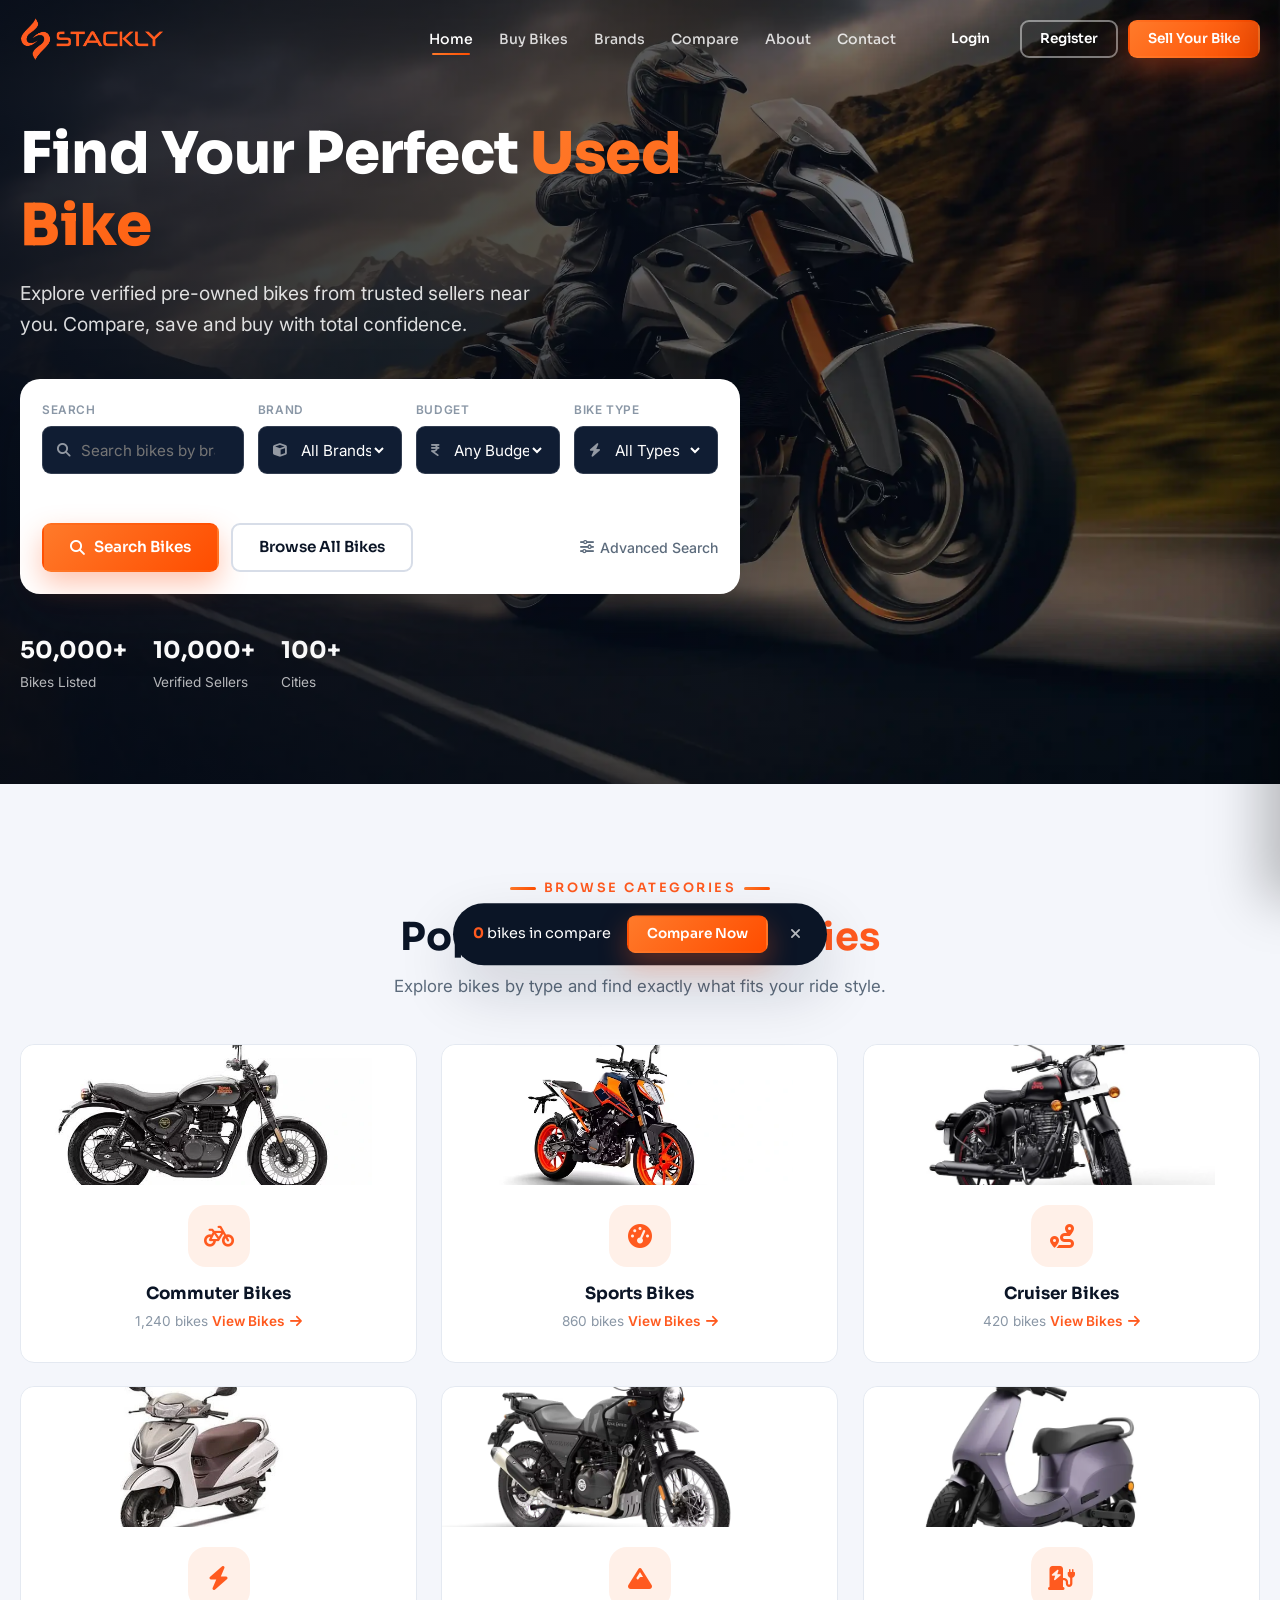
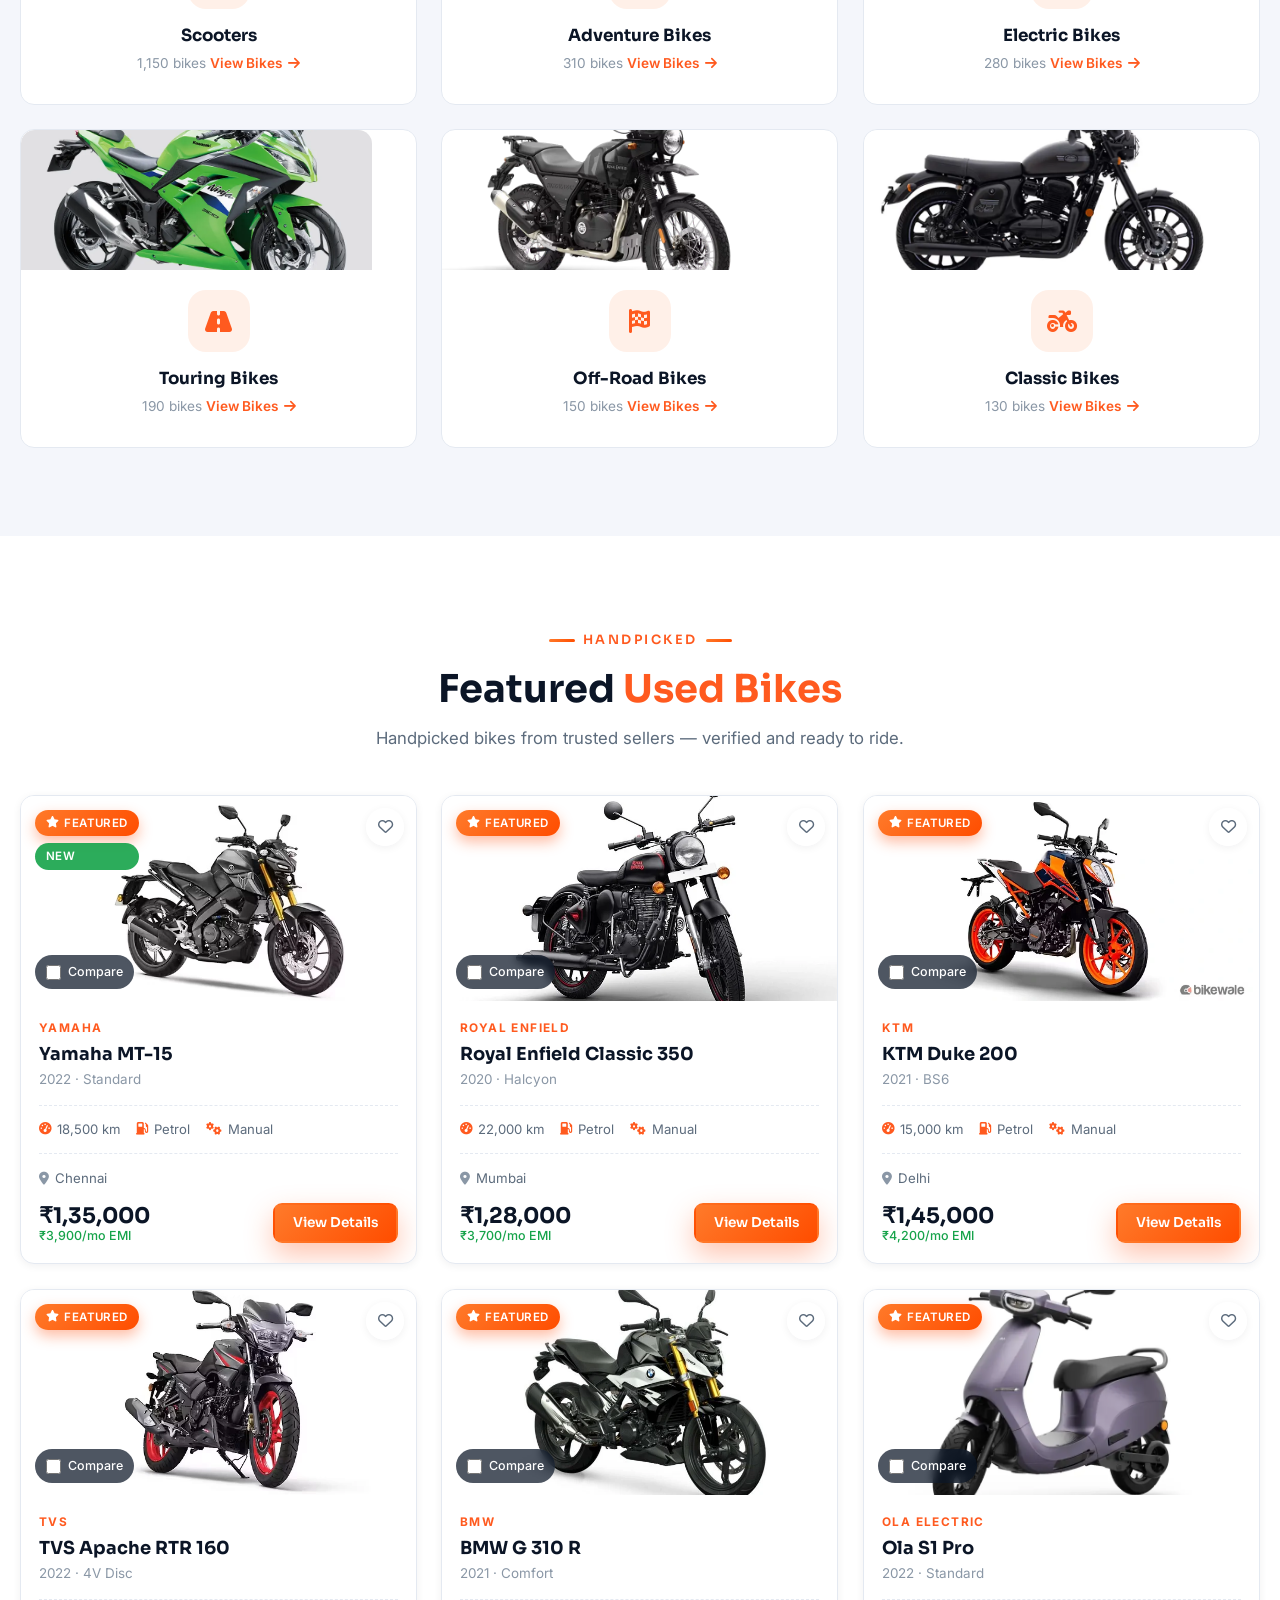
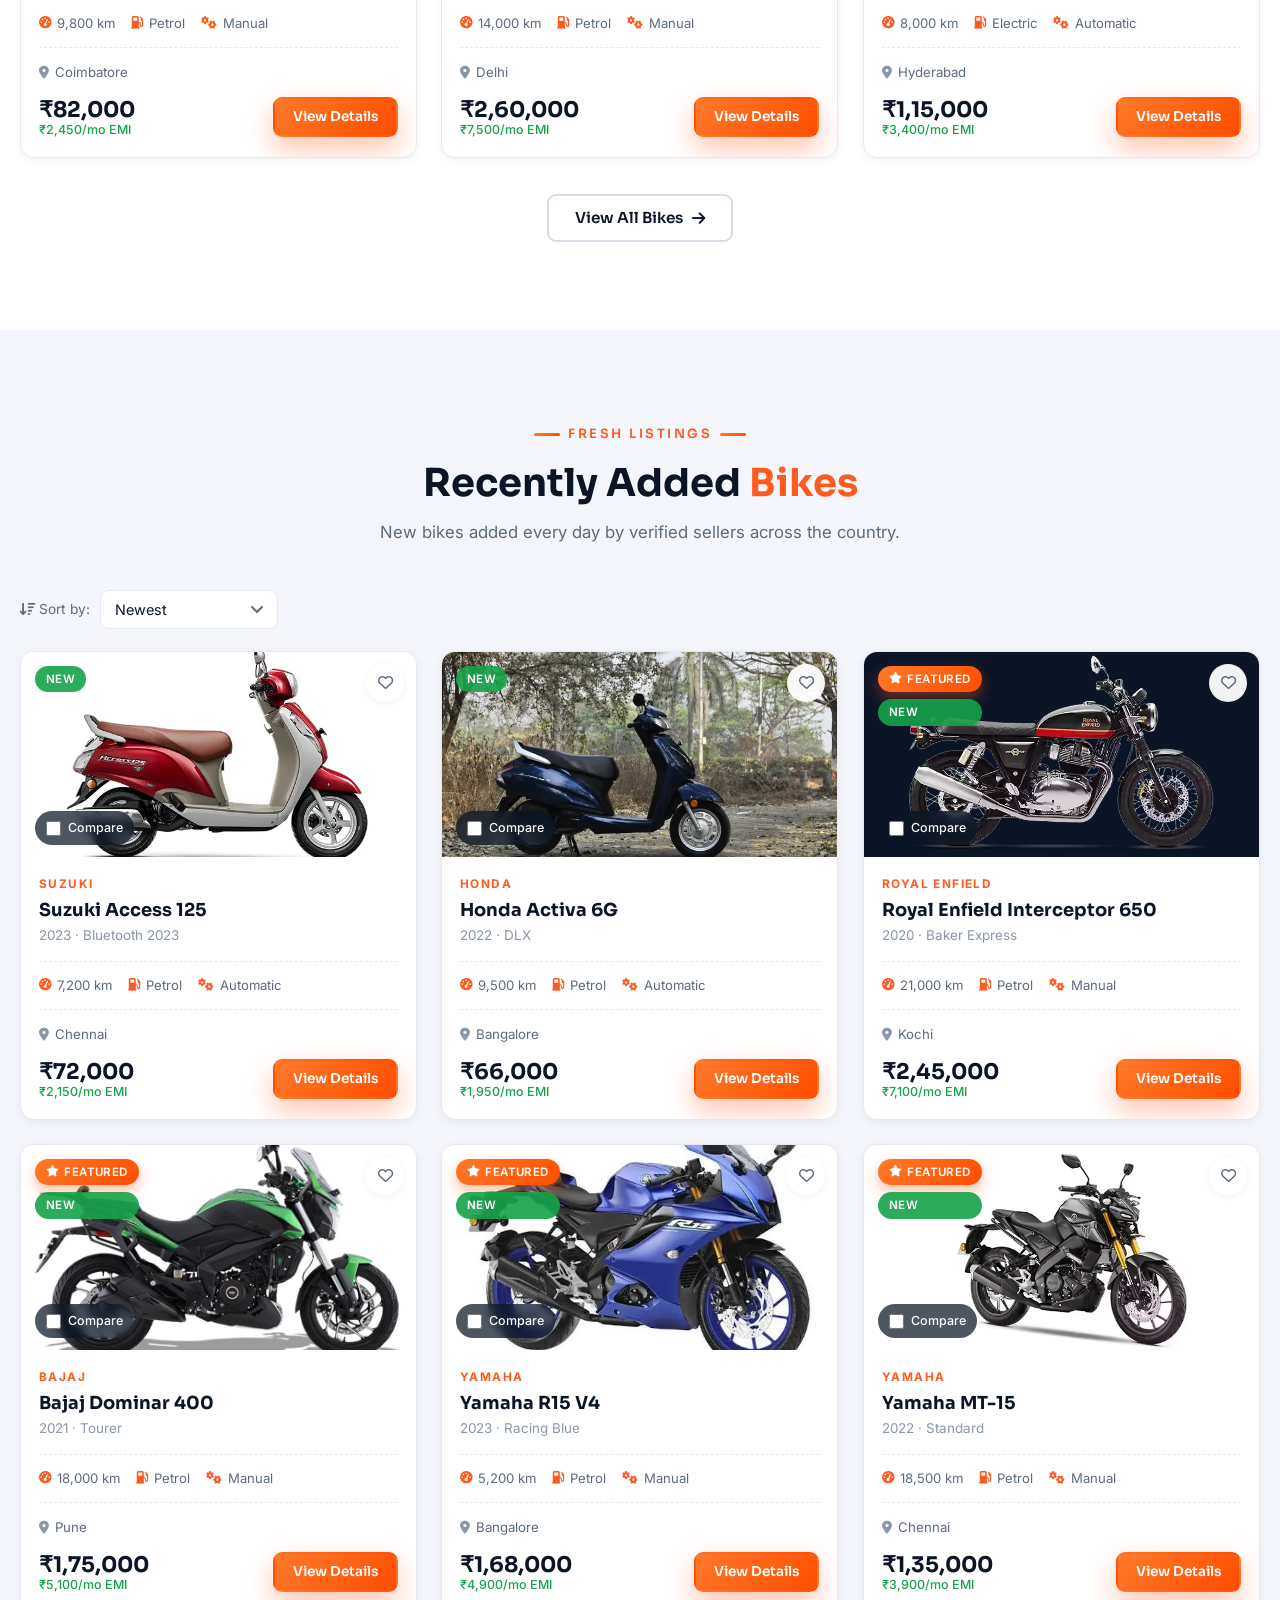
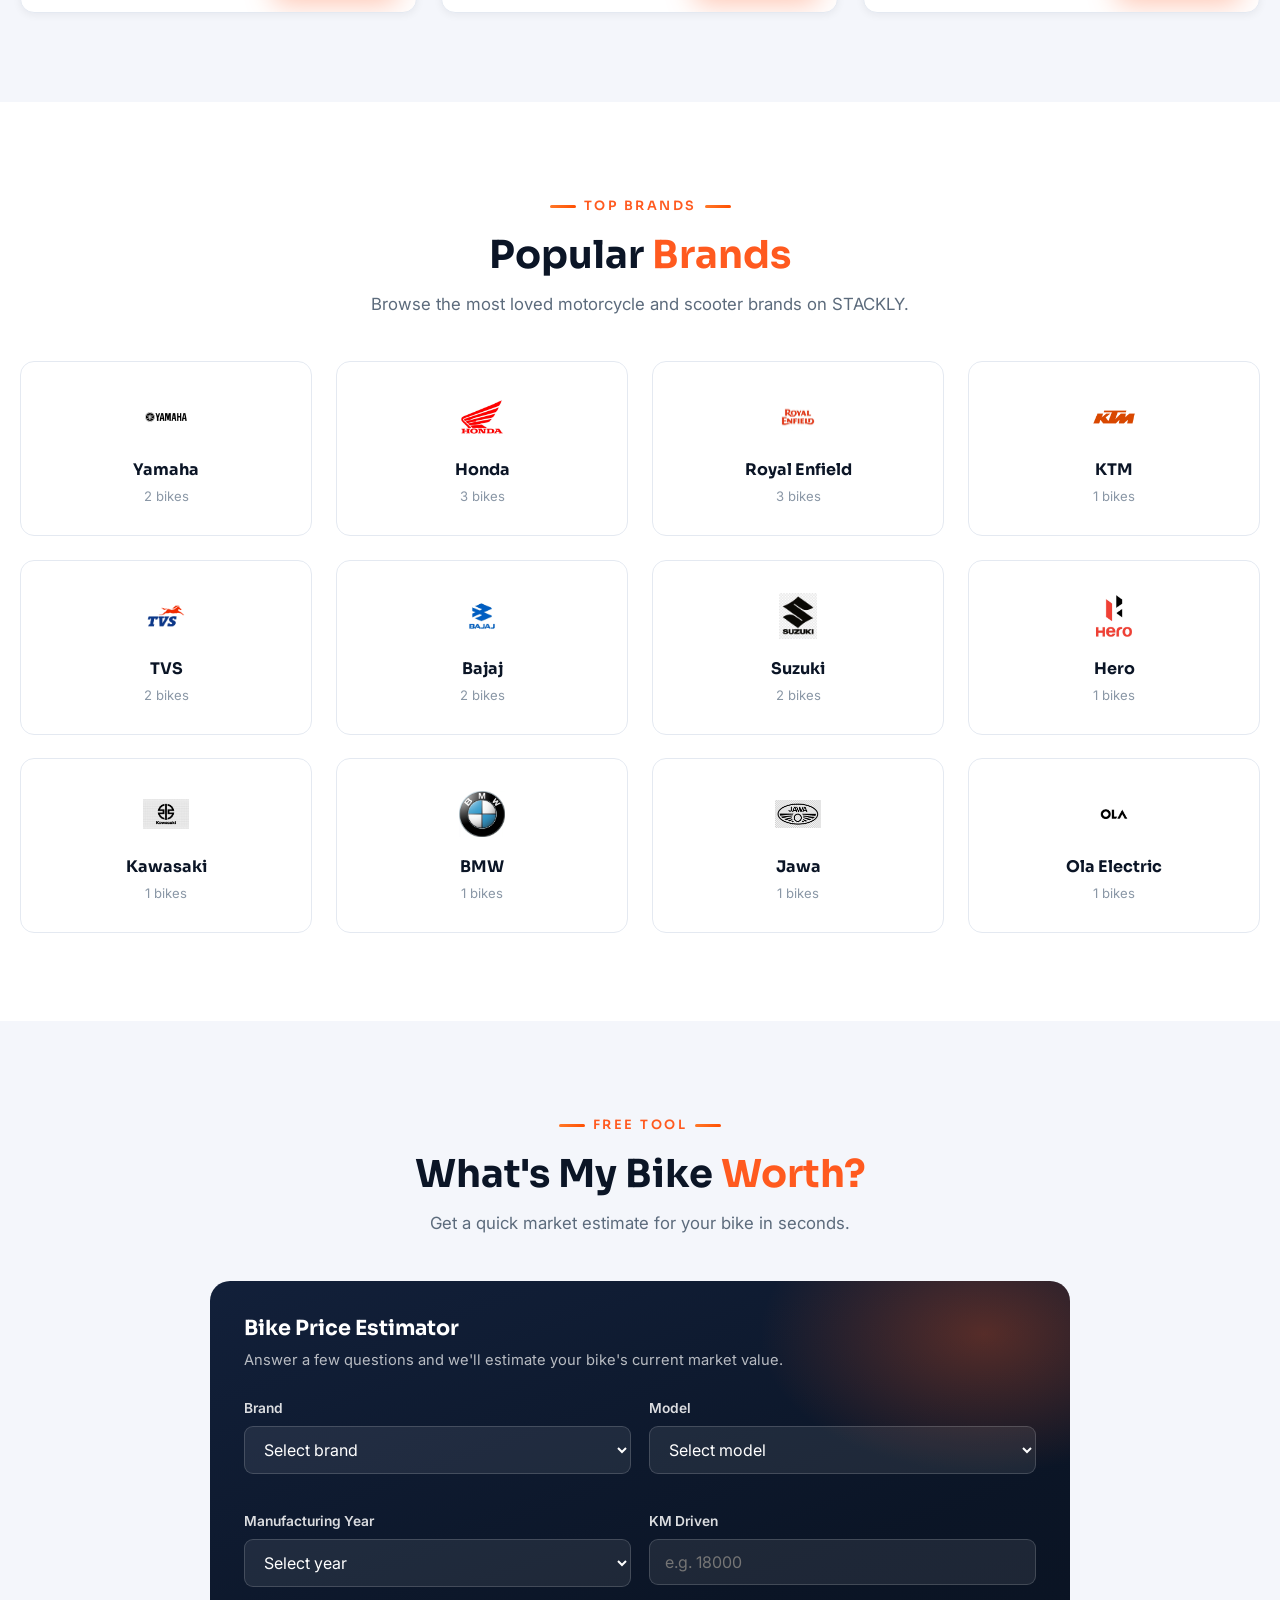
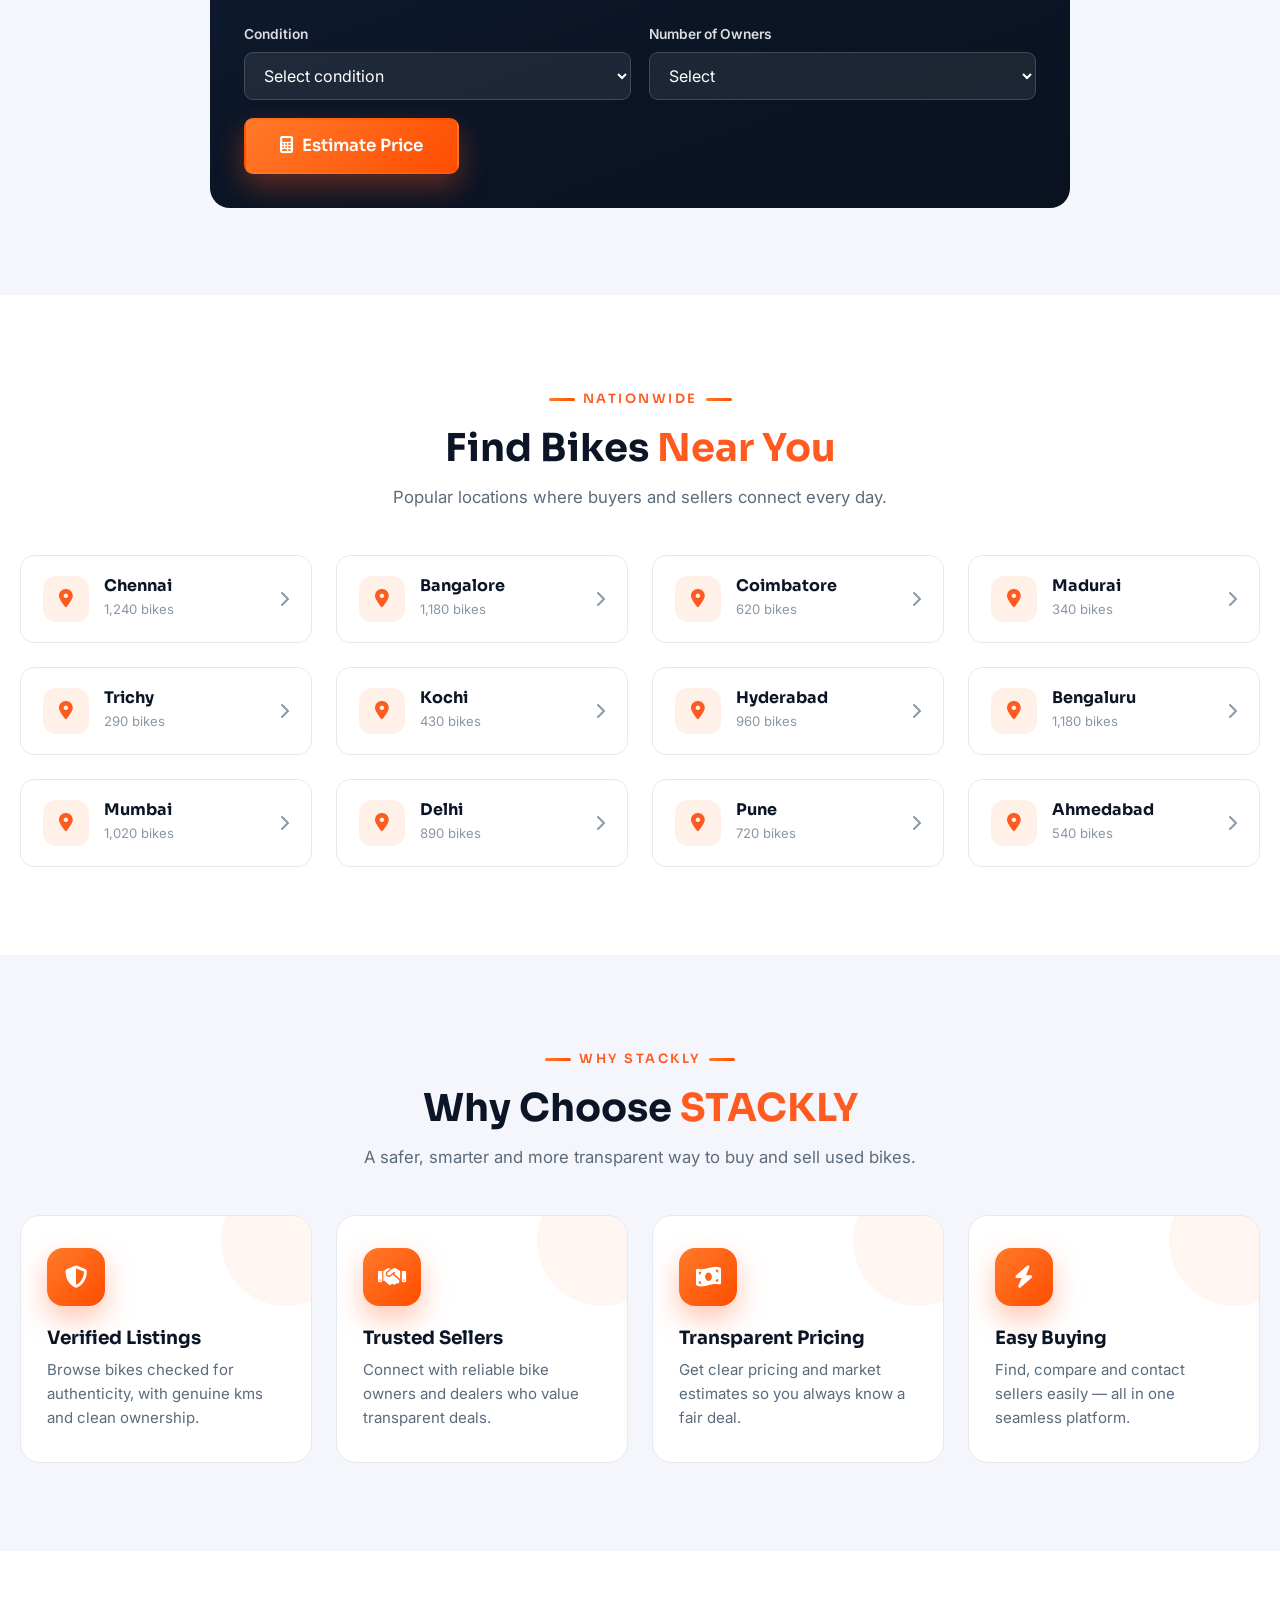
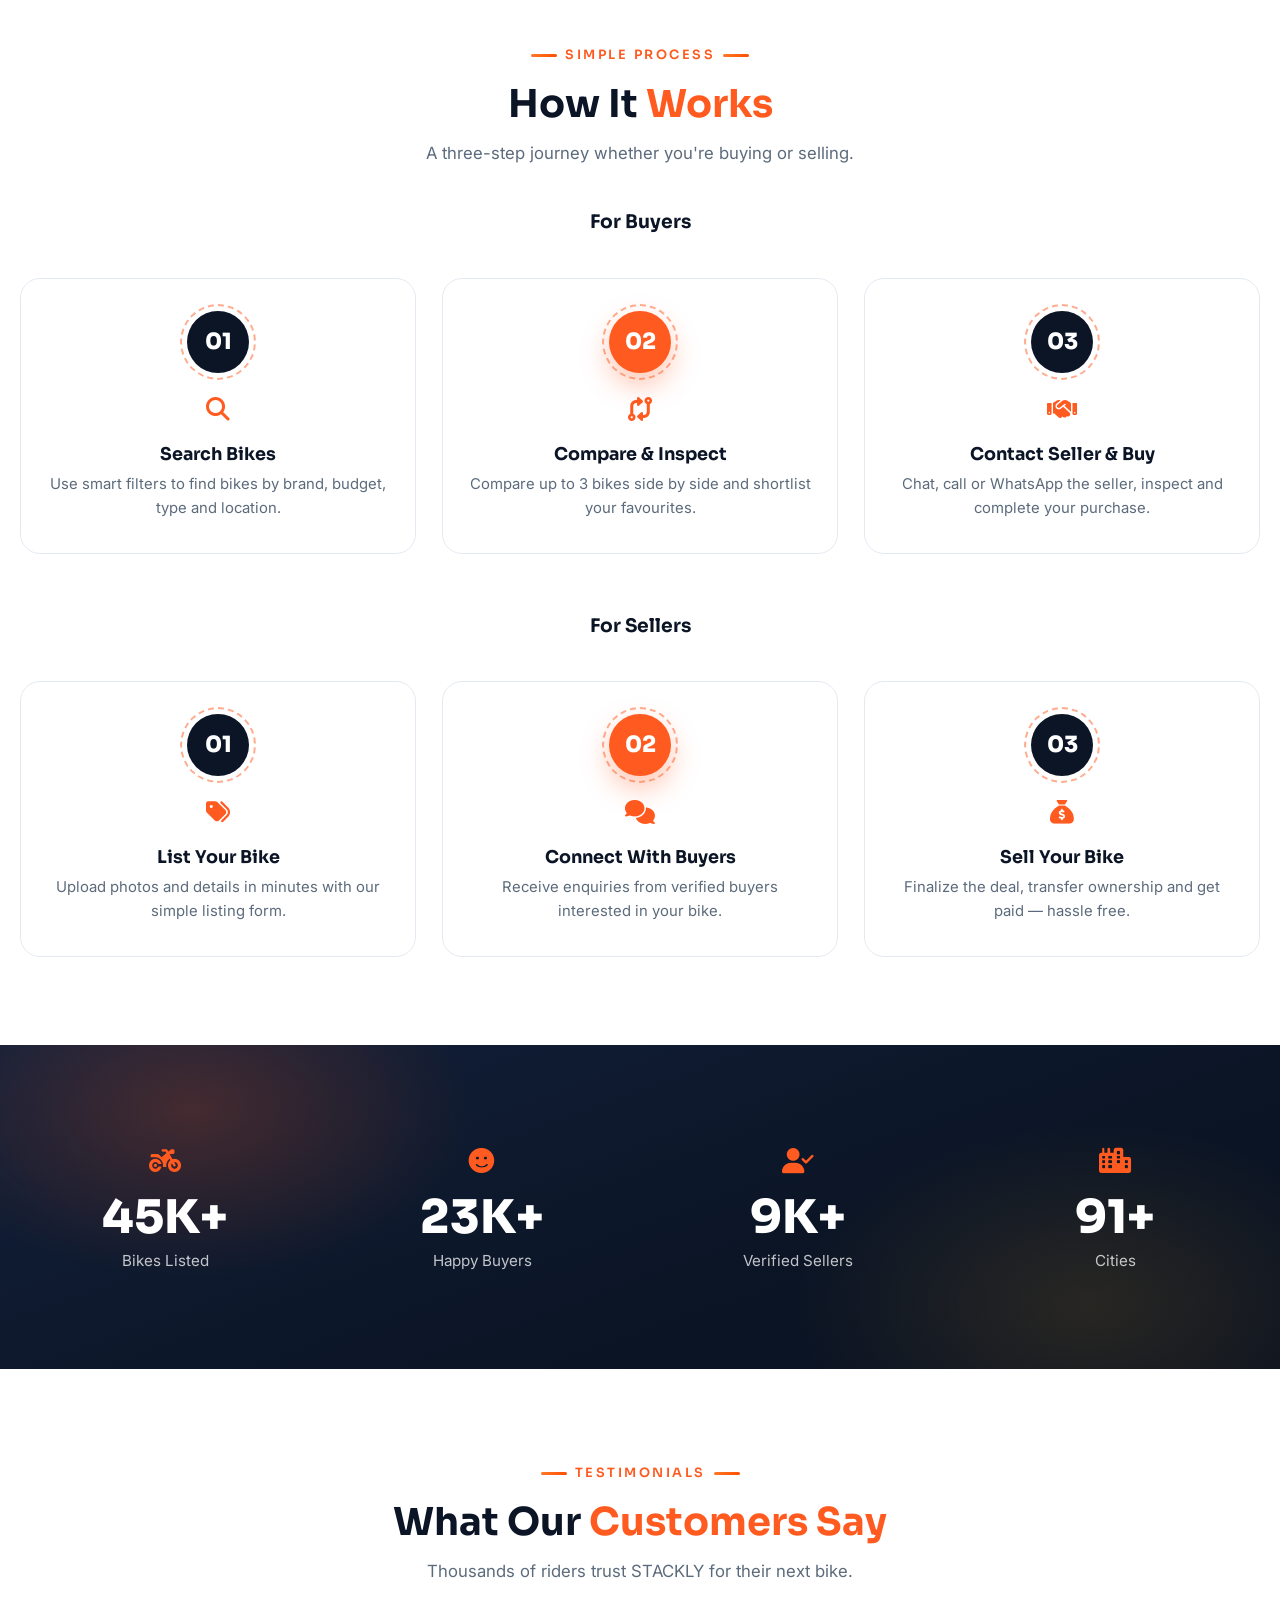
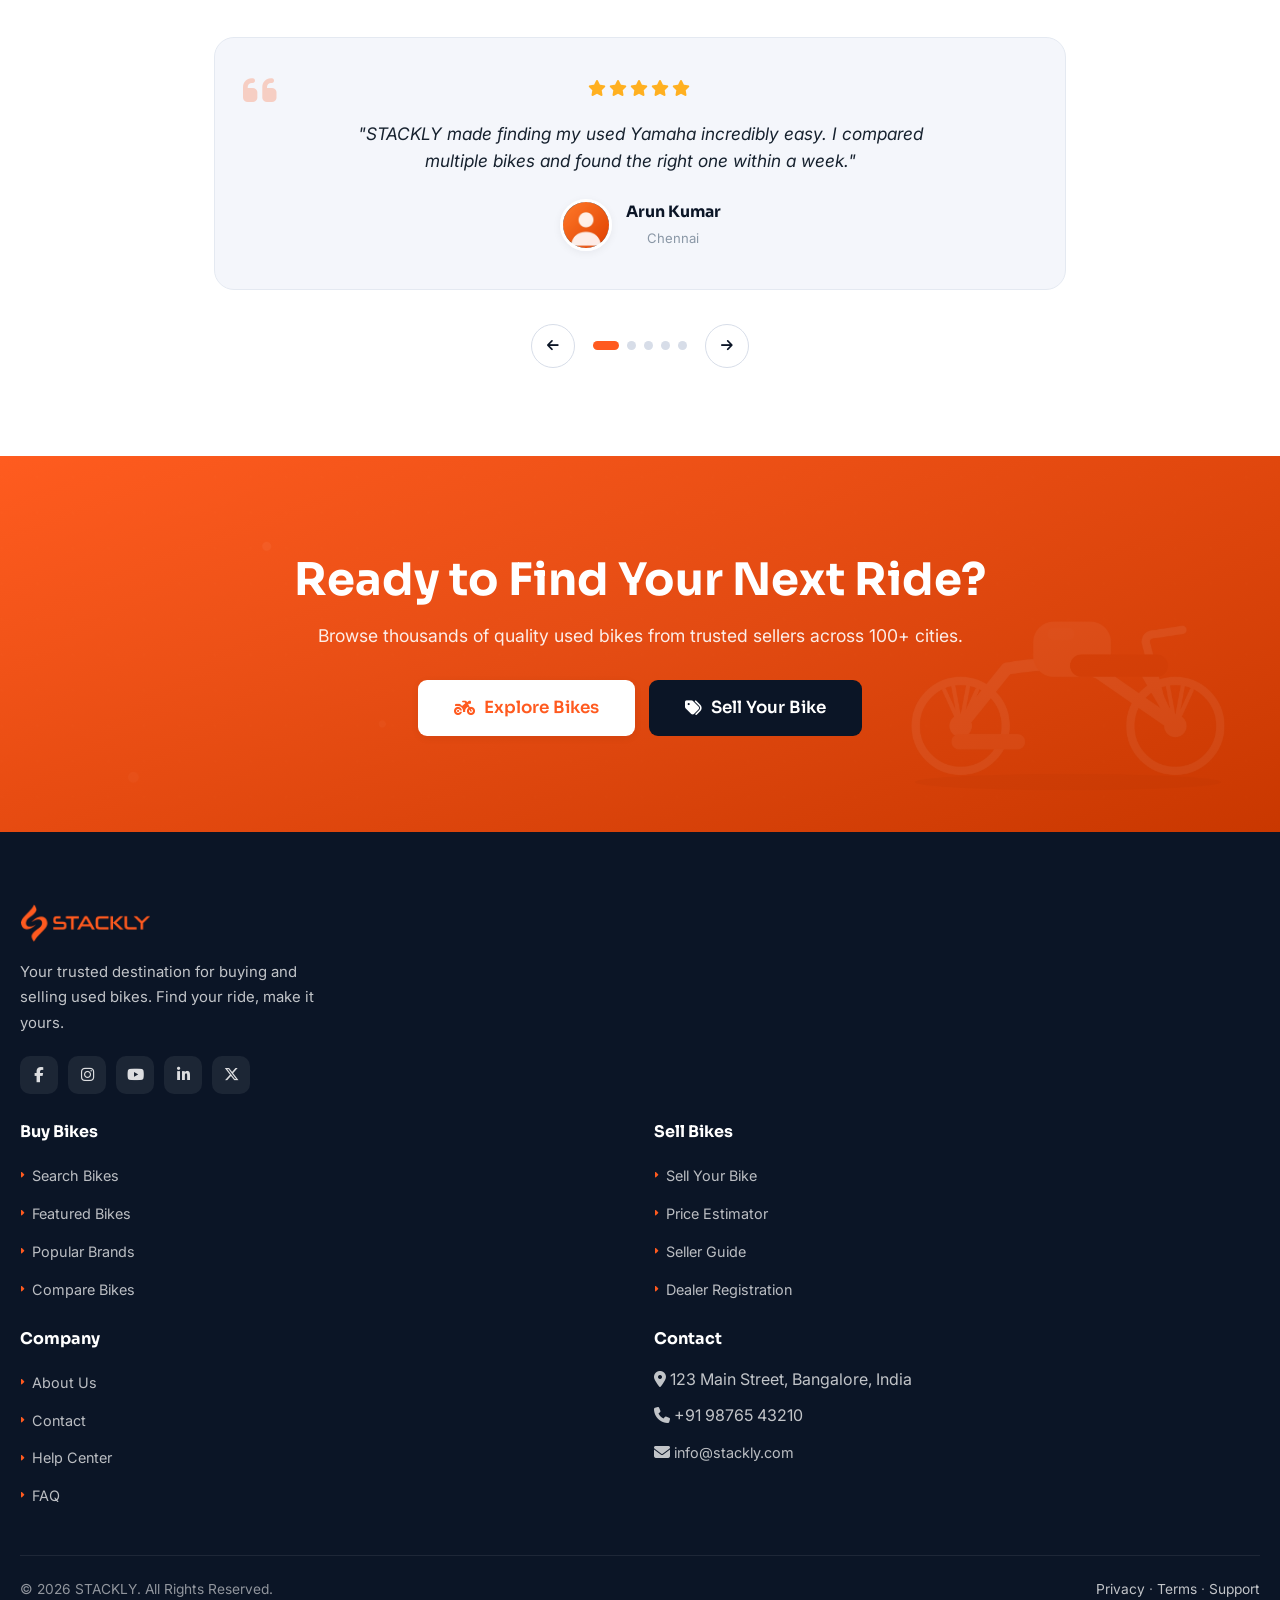
<file: index.html>
<!DOCTYPE html>
<html lang="en">
<head>
  <meta charset="UTF-8">
  <meta name="viewport" content="width=device-width, initial-scale=1.0">
  <title>STACKLY | Buy & Sell Used Bikes</title>
  <meta name="description" content="STACKLY is a trusted used bike marketplace to buy, sell, compare and discover pre-owned bikes near you.">
  <meta name="keywords" content="used bikes, buy used bikes, sell used bike, bike marketplace, second hand bikes, pre-owned motorcycles, scooter marketplace, bike price estimator, STACKLY">
  <meta name="author" content="STACKLY">
  <meta name="theme-color" content="#0b1526">

  <script>document.documentElement.className += " js";</script>

  <!-- Open Graph -->
  <meta property="og:type" content="website">
  <meta property="og:site_name" content="STACKLY">
  <meta property="og:title" content="STACKLY | Buy & Sell Used Bikes">
  <meta property="og:description" content="STACKLY is a trusted used bike marketplace to buy, sell, compare and discover pre-owned bikes near you.">
  <meta property="og:image" content="images/banners/hero-banner.webp">
  <meta name="twitter:card" content="summary_large_image">
  <meta name="twitter:title" content="STACKLY | Buy & Sell Used Bikes">
  <meta name="twitter:description" content="Find your perfect used bike from verified sellers near you.">

  <link rel="icon" href="images/logo/logo.webp" type="image/webp">
  <link rel="preconnect" href="https://fonts.googleapis.com">
  <link rel="preconnect" href="https://fonts.gstatic.com" crossorigin>
  <link href="https://fonts.googleapis.com/css2?family=Inter:wght@400;500;600;700&family=Sora:wght@500;600;700;800&display=swap" rel="stylesheet">
  <link rel="stylesheet" href="https://cdnjs.cloudflare.com/ajax/libs/font-awesome/6.5.2/css/all.min.css">
  <link rel="stylesheet" href="css/style.css">
  <link rel="stylesheet" href="css/pages.css">
  <link rel="stylesheet" href="css/responsive.css">
</head>
<body>

  <!-- Fallback so the page is never hidden when JS is off or fails to load -->
  <noscript>
    <style>
      .page-loader { display: none !important; }
    </style>
  </noscript>

  <!-- ================= PAGE LOADER ================= -->
  <div class="page-loader" id="pageLoader" aria-hidden="true">
    <span class="loader-ring"></span>
    <p>Loading STACKLY&hellip;</p>
  </div>

  <!-- ================= HEADER ================= -->
  <header class="header" id="siteHeader">
    <div class="container header-inner">
      <a href="index.html" class="logo" aria-label="STACKLY home">
        <img src="images/logo/logo.webp" alt="STACKLY — used bike marketplace" width="143" height="44">
      </a>
      <nav class="nav" aria-label="Main navigation">
        <ul class="nav-list">
          <li><a href="index.html" class="nav-link active">Home</a></li>
          <li><a href="pages/bikes.html" class="nav-link">Buy Bikes</a></li>
          <li><a href="pages/brands.html" class="nav-link">Brands</a></li>
          <li><a href="pages/compare.html" class="nav-link">Compare</a></li>
          <li><a href="pages/about.html" class="nav-link">About</a></li>
          <li><a href="pages/contact.html" class="nav-link">Contact</a></li>
        </ul>
      </nav>
      <div class="header-actions">
        <a href="pages/login.html" class="btn btn-ghost btn-sm">Login</a>
        <a href="pages/register.html" class="btn btn-outline btn-sm">Register</a>
        <a href="pages/sell-bike.html" class="btn btn-primary btn-sm hide-mobile">Sell Your Bike</a>
        <button class="hamburger" id="menuToggle" aria-label="Open menu" aria-expanded="false" aria-controls="mobileMenu">
          <span></span><span></span><span></span>
        </button>
      </div>
    </div>
  </header>

  <!-- ================= MOBILE MENU ================= -->
  <div class="menu-overlay" id="menuOverlay" aria-hidden="true"></div>
  <div class="mobile-menu" id="mobileMenu" aria-hidden="true">
    <div class="mobile-menu-head">
      <img src="images/logo/logo.webp" alt="STACKLY" width="132" height="34">
      <button class="menu-close" id="menuClose" aria-label="Close menu"><i class="fa-solid fa-xmark"></i></button>
    </div>
    <nav aria-label="Mobile navigation">
      <ul class="mobile-nav-list">
        <li><a href="index.html" class="mobile-nav-link active"><i class="fa-solid fa-house"></i> Home</a></li>
        <li><a href="pages/bikes.html" class="mobile-nav-link"><i class="fa-solid fa-motorcycle"></i> Buy Bikes</a></li>
        <li><a href="pages/brands.html" class="mobile-nav-link"><i class="fa-solid fa-cube"></i> Brands</a></li>
        <li><a href="pages/compare.html" class="mobile-nav-link"><i class="fa-solid fa-code-compare"></i> Compare</a></li>
        <li><a href="pages/about.html" class="mobile-nav-link"><i class="fa-solid fa-circle-info"></i> About</a></li>
        <li><a href="pages/contact.html" class="mobile-nav-link"><i class="fa-solid fa-envelope"></i> Contact</a></li>
      </ul>
    </nav>
    <div class="mobile-menu-actions">
      <a href="pages/login.html" class="btn btn-outline-dark btn-block">Login</a>
      <a href="pages/register.html" class="btn btn-dark btn-block">Register</a>
      <a href="pages/sell-bike.html" class="btn btn-primary btn-block">Sell Your Bike</a>
    </div>
  </div>



  <main>
    <!-- ================= HERO ================= -->
    <section class="hero hero-home">
      <div class="container">
        <div class="hero-content">
          <h1 class="hero-title">Find Your Perfect <span class="grad">Used Bike</span></h1>
          <p class="hero-subtitle">Explore verified pre-owned bikes from trusted sellers near you. Compare, save and buy with total confidence.</p>

          <form class="hero-search" id="heroSearchForm" action="#" method="get" role="search">
            <div class="search-panel">
              <div class="search-grid">
                <div class="search-field">
                  <label for="hKeyword">Search</label>
                  <div class="field-control">
                    <i class="fa-solid fa-magnifying-glass"></i>
                    <input type="search" id="hKeyword" placeholder="Search bikes by brand, model or keyword" autocomplete="off">
                  </div>
                </div>
                <div class="search-field">
                  <label for="hBrand">Brand</label>
                  <div class="field-control">
                    <i class="fa-solid fa-cube"></i>
                    <select id="hBrand">
                      <option value="">All Brands</option>
                      <option>Yamaha</option><option>Honda</option><option>Royal Enfield</option>
                      <option>KTM</option><option>TVS</option><option>Bajaj</option>
                      <option>Suzuki</option><option>Hero</option><option>Kawasaki</option>
                      <option>BMW</option><option>Jawa</option><option>Ola Electric</option>
                    </select>
                  </div>
                </div>
                <div class="search-field">
                  <label for="hBudget">Budget</label>
                  <div class="field-control">
                    <i class="fa-solid fa-indian-rupee-sign"></i>
                    <select id="hBudget">
                      <option value="">Any Budget</option>
                      <option value="u50">Under ₹50,000</option>
                      <option value="50-100">₹50K – ₹1L</option>
                      <option value="100-200">₹1L – ₹2L</option>
                      <option value="200-500">₹2L – ₹5L</option>
                      <option value="500+">Above ₹5L</option>
                    </select>
                  </div>
                </div>
                <div class="search-field">
                  <label for="hType">Bike Type</label>
                  <div class="field-control">
                    <i class="fa-solid fa-bolt"></i>
                    <select id="hType">
                      <option value="">All Types</option>
                      <option>Commuter</option><option>Sports</option><option>Cruiser</option>
                      <option>Scooters</option><option>Adventure</option><option>Electric</option>
                    </select>
                  </div>
                </div>
              </div>

              <div class="advanced-fields" id="advancedFields">
                <div class="search-field">
                  <label for="hFuel">Fuel Type</label>
                  <div class="field-control">
                    <i class="fa-solid fa-gas-pump"></i>
                    <select id="hFuel">
                      <option value="">Any Fuel</option>
                      <option>Petrol</option><option>Diesel</option><option>Electric</option>
                    </select>
                  </div>
                </div>
                <div class="search-field">
                  <label for="hTrans">Transmission</label>
                  <div class="field-control">
                    <i class="fa-solid fa-gears"></i>
                    <select id="hTrans">
                      <option value="">Any</option>
                      <option>Manual</option><option>Automatic</option>
                    </select>
                  </div>
                </div>
                <div class="search-field">
                  <label for="hYear">Model Year</label>
                  <div class="field-control">
                    <i class="fa-solid fa-calendar-days"></i>
                    <select id="hYear">
                      <option value="">Any Year</option>
                      <option value="2024">2024 &amp; newer</option>
                      <option value="2022">2022 &amp; newer</option>
                      <option value="2020">2020 &amp; newer</option>
                    </select>
                  </div>
                </div>
                <div class="search-field">
                  <label for="hKm">Max KM</label>
                  <div class="field-control">
                    <i class="fa-solid fa-gauge-high"></i>
                    <select id="hKm">
                      <option value="">Any KM</option>
                      <option value="10000">Under 10,000</option>
                      <option value="20000">Under 20,000</option>
                      <option value="30000">Under 30,000</option>
                    </select>
                  </div>
                </div>
              </div>

              <div class="search-panel-actions">
                <a href="pages/bikes.html" class="btn btn-primary" id="heroSearchBtn"><i class="fa-solid fa-magnifying-glass"></i> Search Bikes</a>
                <a href="pages/bikes.html" class="btn btn-outline-dark">Browse All Bikes</a>
                <button type="button" class="search-advanced" id="advancedToggle">
                  <i class="fa-solid fa-sliders"></i> Advanced Search
                </button>
              </div>
            </div>
          </form>

          <div class="hero-stats">
            <div class="hero-stat"><b>50,000+</b><span>Bikes Listed</span></div>
            <div class="hero-stat"><b>10,000+</b><span>Verified Sellers</span></div>
            <div class="hero-stat"><b>100+</b><span>Cities</span></div>
          </div>
        </div>
      </div>
    </section>

    <!-- ================= CATEGORIES ================= -->
    <section class="section" id="categories">
      <div class="container">
        <div class="section-head center reveal">
          <span class="eyebrow">Browse Categories</span>
          <h2 class="section-title">Popular Bike <span class="accent">Categories</span></h2>
          <p class="section-subtitle">Explore bikes by type and find exactly what fits your ride style.</p>
        </div>
        <div class="grid grid-cards-lg" id="categoryGrid">
          <div class="cat-card reveal">
            <div class="cat-img"><img src="images/bikes/Commuter Bikes.webp" alt="Commuter Bikes" loading="lazy"></div>
            <div class="cat-icon"><i class="fa-solid fa-bicycle"></i></div>
            <h3>Commuter Bikes</h3>
            <span class="cat-count">1,240 bikes</span>
            <a class="cat-link" href="pages/bikes.html?type=Commuter">View Bikes <i class="fa-solid fa-arrow-right"></i></a>
          </div>
          <div class="cat-card reveal">
            <div class="cat-img"><img src="images/bikes/KTM Duke 200.webp" alt="Sports Bikes" loading="lazy"></div>
            <div class="cat-icon"><i class="fa-solid fa-gauge-high"></i></div>
            <h3>Sports Bikes</h3>
            <span class="cat-count">860 bikes</span>
            <a class="cat-link" href="pages/bikes.html?type=Sports">View Bikes <i class="fa-solid fa-arrow-right"></i></a>
          </div>
          <div class="cat-card reveal">
            <div class="cat-img"><img src="images/bikes/Royal Enfield Classic 350.webp" alt="Cruiser Bikes" loading="lazy"></div>
            <div class="cat-icon"><i class="fa-solid fa-route"></i></div>
            <h3>Cruiser Bikes</h3>
            <span class="cat-count">420 bikes</span>
            <a class="cat-link" href="pages/bikes.html?type=Cruiser">View Bikes <i class="fa-solid fa-arrow-right"></i></a>
          </div>
          <div class="cat-card reveal">
            <div class="cat-img"><img src="images/bikes/honda-activa-6g.webp" alt="Scooters" loading="lazy"></div>
            <div class="cat-icon"><i class="fa-solid fa-bolt"></i></div>
            <h3>Scooters</h3>
            <span class="cat-count">1,150 bikes</span>
            <a class="cat-link" href="pages/bikes.html?type=Scooters">View Bikes <i class="fa-solid fa-arrow-right"></i></a>
          </div>
          <div class="cat-card reveal">
            <div class="cat-img"><img src="images/bikes/Royal Enfield Himalayan 411.webp" alt="Adventure Bikes" loading="lazy"></div>
            <div class="cat-icon"><i class="fa-solid fa-mountain"></i></div>
            <h3>Adventure Bikes</h3>
            <span class="cat-count">310 bikes</span>
            <a class="cat-link" href="pages/bikes.html?type=Adventure">View Bikes <i class="fa-solid fa-arrow-right"></i></a>
          </div>
          <div class="cat-card reveal">
            <div class="cat-img"><img src="images/bikes/Ola S1 Pro.webp" alt="Electric Bikes" loading="lazy"></div>
            <div class="cat-icon"><i class="fa-solid fa-charging-station"></i></div>
            <h3>Electric Bikes</h3>
            <span class="cat-count">280 bikes</span>
            <a class="cat-link" href="pages/bikes.html?type=Electric">View Bikes <i class="fa-solid fa-arrow-right"></i></a>
          </div>
          <div class="cat-card reveal">
            <div class="cat-img"><img src="images/bikes/Kawasaki Ninja 300.webp" alt="Touring Bikes" loading="lazy"></div>
            <div class="cat-icon"><i class="fa-solid fa-road"></i></div>
            <h3>Touring Bikes</h3>
            <span class="cat-count">190 bikes</span>
            <a class="cat-link" href="pages/bikes.html?type=Touring">View Bikes <i class="fa-solid fa-arrow-right"></i></a>
          </div>
          <div class="cat-card reveal">
            <div class="cat-img"><img src="images/bikes/Royal Enfield Himalayan 411.webp" alt="Off-Road Bikes" loading="lazy"></div>
            <div class="cat-icon"><i class="fa-solid fa-flag-checkered"></i></div>
            <h3>Off-Road Bikes</h3>
            <span class="cat-count">150 bikes</span>
            <a class="cat-link" href="pages/bikes.html?type=Off-Road">View Bikes <i class="fa-solid fa-arrow-right"></i></a>
          </div>
          <div class="cat-card reveal">
            <div class="cat-img"><img src="images/bikes/Jawa 42.webp" alt="Classic Bikes" loading="lazy"></div>
            <div class="cat-icon"><i class="fa-solid fa-motorcycle"></i></div>
            <h3>Classic Bikes</h3>
            <span class="cat-count">130 bikes</span>
            <a class="cat-link" href="pages/bikes.html?type=Classic">View Bikes <i class="fa-solid fa-arrow-right"></i></a>
          </div>
        </div>
      </div>
    </section>

    <!-- ================= FEATURED BIKES ================= -->
    <section class="section section-white">
      <div class="container">
        <div class="section-head center reveal">
          <span class="eyebrow">Handpicked</span>
          <h2 class="section-title">Featured <span class="accent">Used Bikes</span></h2>
          <p class="section-subtitle">Handpicked bikes from trusted sellers — verified and ready to ride.</p>
        </div>
        <div class="grid grid-cards-lg" id="featuredBikes"><!-- injected by JS --></div>
        <div class="load-more-wrap reveal">
          <a href="pages/bikes.html" class="btn btn-outline-dark">View All Bikes <i class="fa-solid fa-arrow-right"></i></a>
        </div>
      </div>
    </section>

    <!-- ================= LATEST BIKES ================= -->
    <section class="section" id="latest">
      <div class="container">
        <div class="section-head center reveal">
          <span class="eyebrow">Fresh Listings</span>
          <h2 class="section-title">Recently Added <span class="accent">Bikes</span></h2>
          <p class="section-subtitle">New bikes added every day by verified sellers across the country.</p>
        </div>
        <div class="results-bar reveal">
          <div class="sort-box">
            <label for="latestSort"><i class="fa-solid fa-arrow-down-wide-short"></i> Sort by:</label>
            <select class="sort-select" id="latestSort">
              <option value="newest">Newest</option>
              <option value="price-low">Price: Low to High</option>
              <option value="price-high">Price: High to Low</option>
              <option value="views">Most Viewed</option>
            </select>
          </div>
        </div>
        <div class="grid grid-cards-lg" id="latestBikes"><!-- injected by JS --></div>
      </div>
    </section>

    <!-- ================= POPULAR BRANDS ================= -->
    <section class="section section-white">
      <div class="container">
        <div class="section-head center reveal">
          <span class="eyebrow">Top Brands</span>
          <h2 class="section-title">Popular <span class="accent">Brands</span></h2>
          <p class="section-subtitle">Browse the most loved motorcycle and scooter brands on STACKLY.</p>
        </div>
        <div class="grid grid-cards" id="homeBrands"><!-- injected by JS --></div>
      </div>
    </section>

    <!-- ================= PRICE ESTIMATOR ================= -->
    <section class="section" id="estimator">
      <div class="container">
        <div class="section-head center reveal">
          <span class="eyebrow">Free Tool</span>
          <h2 class="section-title">What's My Bike <span class="accent">Worth?</span></h2>
          <p class="section-subtitle">Get a quick market estimate for your bike in seconds.</p>
        </div>
        <div class="estimator-card est-box reveal">
          <h3>Bike Price Estimator</h3>
          <p class="est-sub">Answer a few questions and we'll estimate your bike's current market value.</p>
          <form id="estimatorForm" novalidate>
            <div class="form-row">
              <div class="form-group">
                <label for="estBrand">Brand</label>
                <select class="form-control" id="estBrand" required>
                  <option value="">Select brand</option>
                  <option>Yamaha</option><option>Honda</option><option>Royal Enfield</option>
                  <option>KTM</option><option>TVS</option><option>Bajaj</option>
                  <option>Suzuki</option><option>Hero</option><option>Kawasaki</option>
                  <option>BMW</option><option>Jawa</option><option>Ola Electric</option>
                </select>
              </div>
              <div class="form-group">
                <label for="estModel">Model</label>
                <select class="form-control" id="estModel" required>
                  <option value="">Select model</option>
                </select>
              </div>
              <div class="form-group">
                <label for="estYear">Manufacturing Year</label>
                <select class="form-control" id="estYear" required>
                  <option value="">Select year</option>
                </select>
                
              </div>
              <div class="form-group">
                <label for="estKm">KM Driven</label>
                <input class="form-control" type="number" id="estKm" placeholder="e.g. 18000" min="0" max="300000" required>
              </div>
              <div class="form-group">
                <label for="estCond">Condition</label>
                <select class="form-control" id="estCond" required>
                  <option value="">Select condition</option>
                  <option>Excellent</option><option>Very Good</option><option>Good</option><option>Fair</option>
                </select>
              </div>
              <div class="form-group">
                <label for="estOwners">Number of Owners</label>
                <select class="form-control" id="estOwners" required>
                  <option value="">Select</option>
                  <option value="1">1</option><option value="2">2</option><option value="3">3</option>
                  <option value="4">4+</option>
                </select>
              </div>
            </div>
            <button type="submit" class="btn btn-primary btn-lg"><i class="fa-solid fa-calculator"></i> Estimate Price</button>
          </form>
          <div class="est-result" id="estResult">
            <div class="est-label">Estimated Market Value</div>
            <div class="est-range">₹0 – ₹0</div>
            <div class="est-note"></div>
            <p class="est-disclaimer">*This is an estimated value based on market data and is not a guaranteed selling price. Final price depends on inspection and demand.</p>
          </div>
        </div>
      </div>
    </section>

    <!-- ================= LOCATIONS ================= -->
    <section class="section section-white">
      <div class="container">
        <div class="section-head center reveal">
          <span class="eyebrow">Nationwide</span>
          <h2 class="section-title">Find Bikes <span class="accent">Near You</span></h2>
          <p class="section-subtitle">Popular locations where buyers and sellers connect every day.</p>
        </div>
        <div class="grid grid-cards" id="cityGrid">
          <a class="city-card reveal" href="pages/bikes.html?location=Chennai">
            <div class="city-icon"><i class="fa-solid fa-location-dot"></i></div>
            <div><h3>Chennai</h3><span>1,240 bikes</span></div>
            <i class="fa-solid fa-chevron-right chev"></i>
          </a>
          <a class="city-card reveal" href="pages/bikes.html?location=Bangalore">
            <div class="city-icon"><i class="fa-solid fa-location-dot"></i></div>
            <div><h3>Bangalore</h3><span>1,180 bikes</span></div>
            <i class="fa-solid fa-chevron-right chev"></i>
          </a>
          <a class="city-card reveal" href="pages/bikes.html?location=Coimbatore">
            <div class="city-icon"><i class="fa-solid fa-location-dot"></i></div>
            <div><h3>Coimbatore</h3><span>620 bikes</span></div>
            <i class="fa-solid fa-chevron-right chev"></i>
          </a>
          <a class="city-card reveal" href="pages/bikes.html?location=Madurai">
            <div class="city-icon"><i class="fa-solid fa-location-dot"></i></div>
            <div><h3>Madurai</h3><span>340 bikes</span></div>
            <i class="fa-solid fa-chevron-right chev"></i>
          </a>
          <a class="city-card reveal" href="pages/bikes.html?location=Trichy">
            <div class="city-icon"><i class="fa-solid fa-location-dot"></i></div>
            <div><h3>Trichy</h3><span>290 bikes</span></div>
            <i class="fa-solid fa-chevron-right chev"></i>
          </a>
          <a class="city-card reveal" href="pages/bikes.html?location=Kochi">
            <div class="city-icon"><i class="fa-solid fa-location-dot"></i></div>
            <div><h3>Kochi</h3><span>430 bikes</span></div>
            <i class="fa-solid fa-chevron-right chev"></i>
          </a>
          <a class="city-card reveal" href="pages/bikes.html?location=Hyderabad">
            <div class="city-icon"><i class="fa-solid fa-location-dot"></i></div>
            <div><h3>Hyderabad</h3><span>960 bikes</span></div>
            <i class="fa-solid fa-chevron-right chev"></i>
          </a>
          <a class="city-card reveal" href="pages/bikes.html?location=Bengaluru">
            <div class="city-icon"><i class="fa-solid fa-location-dot"></i></div>
            <div><h3>Bengaluru</h3><span>1,180 bikes</span></div>
            <i class="fa-solid fa-chevron-right chev"></i>
          </a>
          <a class="city-card reveal" href="pages/bikes.html?location=Mumbai">
            <div class="city-icon"><i class="fa-solid fa-location-dot"></i></div>
            <div><h3>Mumbai</h3><span>1,020 bikes</span></div>
            <i class="fa-solid fa-chevron-right chev"></i>
          </a>
          <a class="city-card reveal" href="pages/bikes.html?location=Delhi">
            <div class="city-icon"><i class="fa-solid fa-location-dot"></i></div>
            <div><h3>Delhi</h3><span>890 bikes</span></div>
            <i class="fa-solid fa-chevron-right chev"></i>
          </a>
          <a class="city-card reveal" href="pages/bikes.html?location=Pune">
            <div class="city-icon"><i class="fa-solid fa-location-dot"></i></div>
            <div><h3>Pune</h3><span>720 bikes</span></div>
            <i class="fa-solid fa-chevron-right chev"></i>
          </a>
          <a class="city-card reveal" href="pages/bikes.html?location=Ahmedabad">
            <div class="city-icon"><i class="fa-solid fa-location-dot"></i></div>
            <div><h3>Ahmedabad</h3><span>540 bikes</span></div>
            <i class="fa-solid fa-chevron-right chev"></i>
          </a>
        </div>
      </div>
    </section>

    <!-- ================= WHY CHOOSE ================= -->
    <section class="section" id="why">
      <div class="container">
        <div class="section-head center reveal">
          <span class="eyebrow">Why STACKLY</span>
          <h2 class="section-title">Why Choose <span class="accent">STACKLY</span></h2>
          <p class="section-subtitle">A safer, smarter and more transparent way to buy and sell used bikes.</p>
        </div>
        <div class="grid grid-cards">
          <div class="feature-card reveal">
            <div class="feature-icon"><i class="fa-solid fa-shield-halved"></i></div>
            <h3>Verified Listings</h3>
            <p>Browse bikes checked for authenticity, with genuine kms and clean ownership.</p>
          </div>
          <div class="feature-card reveal">
            <div class="feature-icon"><i class="fa-solid fa-handshake"></i></div>
            <h3>Trusted Sellers</h3>
            <p>Connect with reliable bike owners and dealers who value transparent deals.</p>
          </div>
          <div class="feature-card reveal">
            <div class="feature-icon"><i class="fa-solid fa-money-bill-wave"></i></div>
            <h3>Transparent Pricing</h3>
            <p>Get clear pricing and market estimates so you always know a fair deal.</p>
          </div>
          <div class="feature-card reveal">
            <div class="feature-icon"><i class="fa-solid fa-bolt"></i></div>
            <h3>Easy Buying</h3>
            <p>Find, compare and contact sellers easily — all in one seamless platform.</p>
          </div>
        </div>
      </div>
    </section>

    <!-- ================= HOW IT WORKS ================= -->
    <section class="section section-white">
      <div class="container">
        <div class="section-head center reveal">
          <span class="eyebrow">Simple Process</span>
          <h2 class="section-title">How It <span class="accent">Works</span></h2>
          <p class="section-subtitle">A three-step journey whether you're buying or selling.</p>
        </div>

        <div class="section-head center reveal">
          <h3 style="margin-bottom:22px">For Buyers</h3>
        </div>
        <div class="steps-wrap reveal">
          <div class="step-card">
            <div class="step-num">01</div>
            <div class="step-icon"><i class="fa-solid fa-magnifying-glass"></i></div>
            <h3>Search Bikes</h3>
            <p>Use smart filters to find bikes by brand, budget, type and location.</p>
          </div>
          <div class="step-card">
            <div class="step-num">02</div>
            <div class="step-icon"><i class="fa-solid fa-code-compare"></i></div>
            <h3>Compare &amp; Inspect</h3>
            <p>Compare up to 3 bikes side by side and shortlist your favourites.</p>
          </div>
          <div class="step-card">
            <div class="step-num">03</div>
            <div class="step-icon"><i class="fa-solid fa-handshake"></i></div>
            <h3>Contact Seller &amp; Buy</h3>
            <p>Chat, call or WhatsApp the seller, inspect and complete your purchase.</p>
          </div>
        </div>

        <div class="section-head center reveal mt-60">
          <h3>For Sellers</h3>
        </div>
        <div class="steps-wrap reveal">
          <div class="step-card">
            <div class="step-num">01</div>
            <div class="step-icon"><i class="fa-solid fa-tags"></i></div>
            <h3>List Your Bike</h3>
            <p>Upload photos and details in minutes with our simple listing form.</p>
          </div>
          <div class="step-card">
            <div class="step-num">02</div>
            <div class="step-icon"><i class="fa-solid fa-comments"></i></div>
            <h3>Connect With Buyers</h3>
            <p>Receive enquiries from verified buyers interested in your bike.</p>
          </div>
          <div class="step-card">
            <div class="step-num">03</div>
            <div class="step-icon"><i class="fa-solid fa-sack-dollar"></i></div>
            <h3>Sell Your Bike</h3>
            <p>Finalize the deal, transfer ownership and get paid — hassle free.</p>
          </div>
        </div>
      </div>
    </section>

    <!-- ================= STATS ================= -->
    <section class="stats-section">
      <div class="container">
        <div class="stats-grid">
          <div class="stat-item reveal">
            <div class="stat-icon"><i class="fa-solid fa-motorcycle"></i></div>
            <div class="stat-count" data-count="50" data-suffix="K+">0</div>
            <span>Bikes Listed</span>
          </div>
          <div class="stat-item reveal">
            <div class="stat-icon"><i class="fa-solid fa-face-smile"></i></div>
            <div class="stat-count" data-count="25" data-suffix="K+">0</div>
            <span>Happy Buyers</span>
          </div>
          <div class="stat-item reveal">
            <div class="stat-icon"><i class="fa-solid fa-user-check"></i></div>
            <div class="stat-count" data-count="10" data-suffix="K+">0</div>
            <span>Verified Sellers</span>
          </div>
          <div class="stat-item reveal">
            <div class="stat-icon"><i class="fa-solid fa-city"></i></div>
            <div class="stat-count" data-count="100" data-suffix="+">0</div>
            <span>Cities</span>
          </div>
        </div>
      </div>
    </section>

    <!-- ================= TESTIMONIALS ================= -->
    <section class="section testi-section" id="reviews">
      <div class="container">
        <div class="section-head center reveal">
          <span class="eyebrow">Testimonials</span>
          <h2 class="section-title">What Our <span class="accent">Customers Say</span></h2>
          <p class="section-subtitle">Thousands of riders trust STACKLY for their next bike.</p>
        </div>

        <div class="testi-slider reveal">
          <div class="testi-track">
            <div class="testi-slide">
              <div class="testi-card">
                <span class="quote"><i class="fa-solid fa-quote-left"></i></span>
                <div class="testi-stars"><i class="fa-solid fa-star"></i><i class="fa-solid fa-star"></i><i class="fa-solid fa-star"></i><i class="fa-solid fa-star"></i><i class="fa-solid fa-star"></i></div>
                <p class="testi-text">"STACKLY made finding my used Yamaha incredibly easy. I compared multiple bikes and found the right one within a week."</p>
                <div class="testi-user">
                  <img src="images/users/user-1.webp" alt="Arun Kumar avatar">
                  <div><b>Arun Kumar</b><span>Chennai</span></div>
                </div>
              </div>
            </div>
            <div class="testi-slide">
              <div class="testi-card">
                <span class="quote"><i class="fa-solid fa-quote-left"></i></span>
                <div class="testi-stars"><i class="fa-solid fa-star"></i><i class="fa-solid fa-star"></i><i class="fa-solid fa-star"></i><i class="fa-solid fa-star"></i><i class="fa-solid fa-star"></i></div>
                <p class="testi-text">"The price estimator was spot on. I sold my Activa above my expected price and the entire process was smooth and transparent."</p>
                <div class="testi-user">
                  <img src="images/users/user-2.webp" alt="Priya Sharma avatar">
                  <div><b>Priya Sharma</b><span>Bangalore</span></div>
                </div>
              </div>
            </div>
            <div class="testi-slide">
              <div class="testi-card">
                <span class="quote"><i class="fa-solid fa-quote-left"></i></span>
                <div class="testi-stars"><i class="fa-solid fa-star"></i><i class="fa-solid fa-star"></i><i class="fa-solid fa-star"></i><i class="fa-solid fa-star"></i><i class="fa-solid fa-star-half-stroke"></i></div>
                <p class="testi-text">"Verified listings actually mean verified here. The seller was genuine and the bike matched the photos perfectly. Highly recommended."</p>
                <div class="testi-user">
                  <img src="images/users/user-3.webp" alt="Rahul Nair avatar">
                  <div><b>Rahul Nair</b><span>Kochi</span></div>
                </div>
              </div>
            </div>
            <div class="testi-slide">
              <div class="testi-card">
                <span class="quote"><i class="fa-solid fa-quote-left"></i></span>
                <div class="testi-stars"><i class="fa-solid fa-star"></i><i class="fa-solid fa-star"></i><i class="fa-solid fa-star"></i><i class="fa-solid fa-star"></i><i class="fa-solid fa-star"></i></div>
                <p class="testi-text">"As a first-time buyer, the comparison tool helped me choose the perfect commuter bike within my budget. Great support team too."</p>
                <div class="testi-user">
                  <img src="images/users/user-4.webp" alt="Sneha Patel avatar">
                  <div><b>Sneha Patel</b><span>Mumbai</span></div>
                </div>
              </div>
            </div>
            <div class="testi-slide">
              <div class="testi-card">
                <span class="quote"><i class="fa-solid fa-quote-left"></i></span>
                <div class="testi-stars"><i class="fa-solid fa-star"></i><i class="fa-solid fa-star"></i><i class="fa-solid fa-star"></i><i class="fa-solid fa-star"></i><i class="fa-solid fa-star"></i></div>
                <p class="testi-text">"Sold my KTM within 3 days of listing. The listing process was simple and the buyer was pre-verified. Fantastic experience."</p>
                <div class="testi-user">
                  <img src="images/users/user-5.webp" alt="Vikram Singh avatar">
                  <div><b>Vikram Singh</b><span>Delhi</span></div>
                </div>
              </div>
            </div>
          </div>
          <div class="testi-controls">
            <button class="testi-btn testi-prev" aria-label="Previous review"><i class="fa-solid fa-arrow-left"></i></button>
            <div class="testi-dots" aria-label="Review navigation"></div>
            <button class="testi-btn testi-next" aria-label="Next review"><i class="fa-solid fa-arrow-right"></i></button>
          </div>
        </div>
      </div>
    </section>

    <!-- ================= CTA ================= -->
    <section class="cta-section cta-bg">
      <div class="container">
        <div class="cta-inner reveal">
          <h2>Ready to Find Your Next Ride?</h2>
          <p>Browse thousands of quality used bikes from trusted sellers across 100+ cities.</p>
          <div class="cta-actions">
            <a href="pages/bikes.html" class="btn btn-light btn-lg"><i class="fa-solid fa-motorcycle"></i> Explore Bikes</a>
            <a href="pages/sell-bike.html" class="btn btn-dark btn-lg"><i class="fa-solid fa-tags"></i> Sell Your Bike</a>
          </div>
        </div>
      </div>
    </section>
  </main>

  <!-- ================= FOOTER ================= -->
  <footer class="footer">
    <div class="container">
      <div class="footer-grid">
        <div class="footer-col">
          <a href="index.html" aria-label="STACKLY home" class="footer-logo-link"><img class="footer-logo" src="images/logo/logo.webp" alt="STACKLY logo" width="150" height="38"></a>
          <p class="footer-about">Your trusted destination for buying and selling used bikes. Find your ride, make it yours.</p>
          <div class="footer-socials">
            <a href="pages/404.html" aria-label="Facebook"><i class="fa-brands fa-facebook-f"></i></a>
            <a href="pages/404.html" aria-label="Instagram"><i class="fa-brands fa-instagram"></i></a>
            <a href="pages/404.html" aria-label="YouTube"><i class="fa-brands fa-youtube"></i></a>
            <a href="pages/404.html" aria-label="LinkedIn"><i class="fa-brands fa-linkedin-in"></i></a>
            <a href="pages/404.html" aria-label="X (Twitter)"><i class="fa-brands fa-x-twitter"></i></a>
          </div>
        </div>
        <div class="footer-col">
          <h4>Buy Bikes</h4>
          <ul class="footer-links">
            <li><a href="pages/bikes.html"><i class="fa-solid fa-caret-right"></i> Search Bikes</a></li>
            <li><a href="pages/404.html"><i class="fa-solid fa-caret-right"></i> Featured Bikes</a></li>
            <li><a href="pages/brands.html"><i class="fa-solid fa-caret-right"></i> Popular Brands</a></li>
            <li><a href="pages/compare.html"><i class="fa-solid fa-caret-right"></i> Compare Bikes</a></li>
          </ul>
        </div>
        <div class="footer-col">
          <h4>Sell Bikes</h4>
          <ul class="footer-links">
            <li><a href="pages/sell-bike.html"><i class="fa-solid fa-caret-right"></i> Sell Your Bike</a></li>
            <li><a href="pages/404.html"><i class="fa-solid fa-caret-right"></i> Price Estimator</a></li>
            <li><a href="pages/sell-bike.html"><i class="fa-solid fa-caret-right"></i> Seller Guide</a></li>
            <li><a href="pages/contact.html"><i class="fa-solid fa-caret-right"></i> Dealer Registration</a></li>
          </ul>
        </div>
        <div class="footer-col">
          <h4>Company</h4>
          <ul class="footer-links">
            <li><a href="pages/about.html"><i class="fa-solid fa-caret-right"></i> About Us</a></li>
            <li><a href="pages/contact.html"><i class="fa-solid fa-caret-right"></i> Contact</a></li>
            <li><a href="pages/contact.html"><i class="fa-solid fa-caret-right"></i> Help Center</a></li>
            <li><a href="pages/contact.html"><i class="fa-solid fa-caret-right"></i> FAQ</a></li>
          </ul>
        </div>
        <div class="footer-col">
          <h4>Contact</h4>
          <ul class="footer-links">
            <li><i class="fa-solid fa-location-dot"></i> 123 Main Street, Bangalore, India</li>
            <li><i class="fa-solid fa-phone"></i> +91 98765 43210</li>
            <li><i class="fa-solid fa-envelope"></i> <a href="mailto:info@stackly.com">info@stackly.com</a></li>
          </ul>
        </div>
      </div>
      <div class="footer-bottom">
        <span>© 2026 STACKLY. All Rights Reserved.</span>
        <span><a href="pages/404.html">Privacy</a> &middot; <a href="pages/404.html">Terms</a> &middot; <a href="pages/404.html">Support</a></span>
      </div>
    </div>
  </footer>

  <script src="js/script.js"></script>
  <script src="js/bikes.js"></script>
  <script src="js/filter.js"></script>
  <script src="js/sell-bike.js"></script>
</body>
</html>
</file>
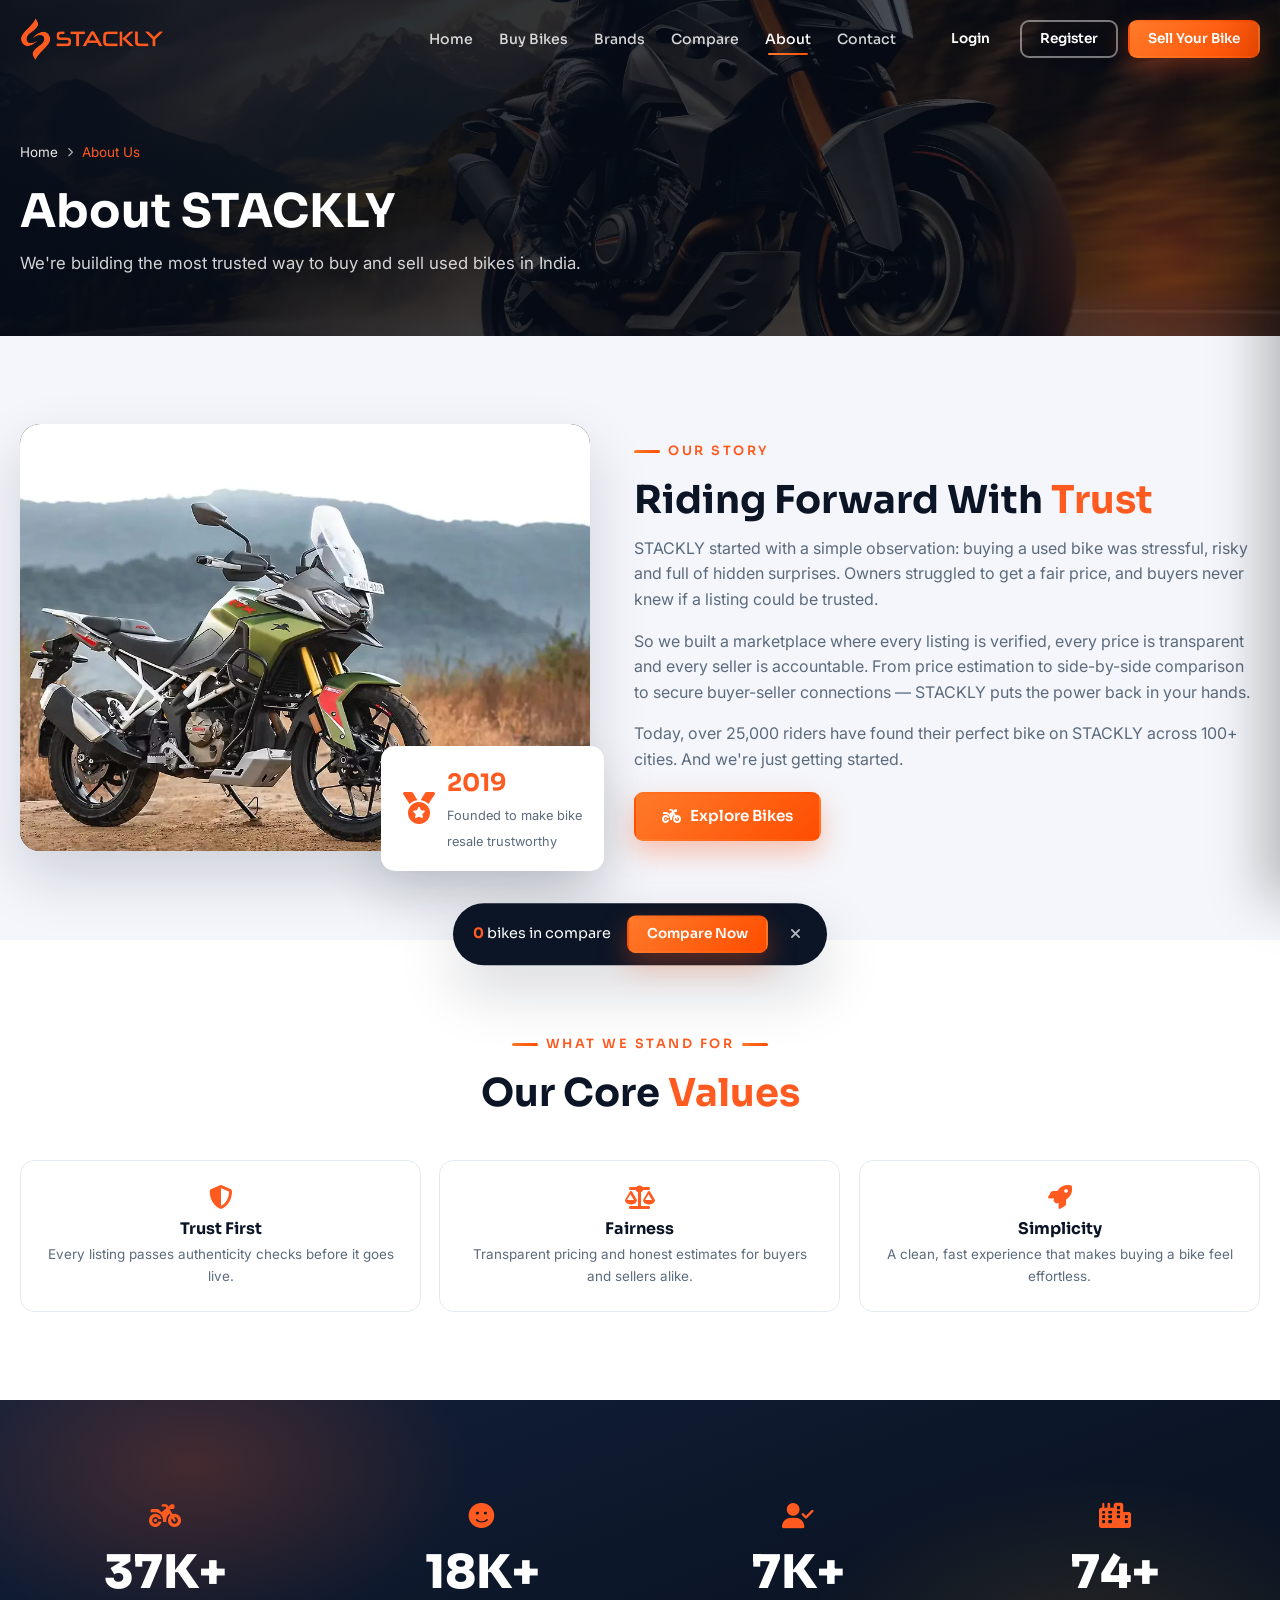
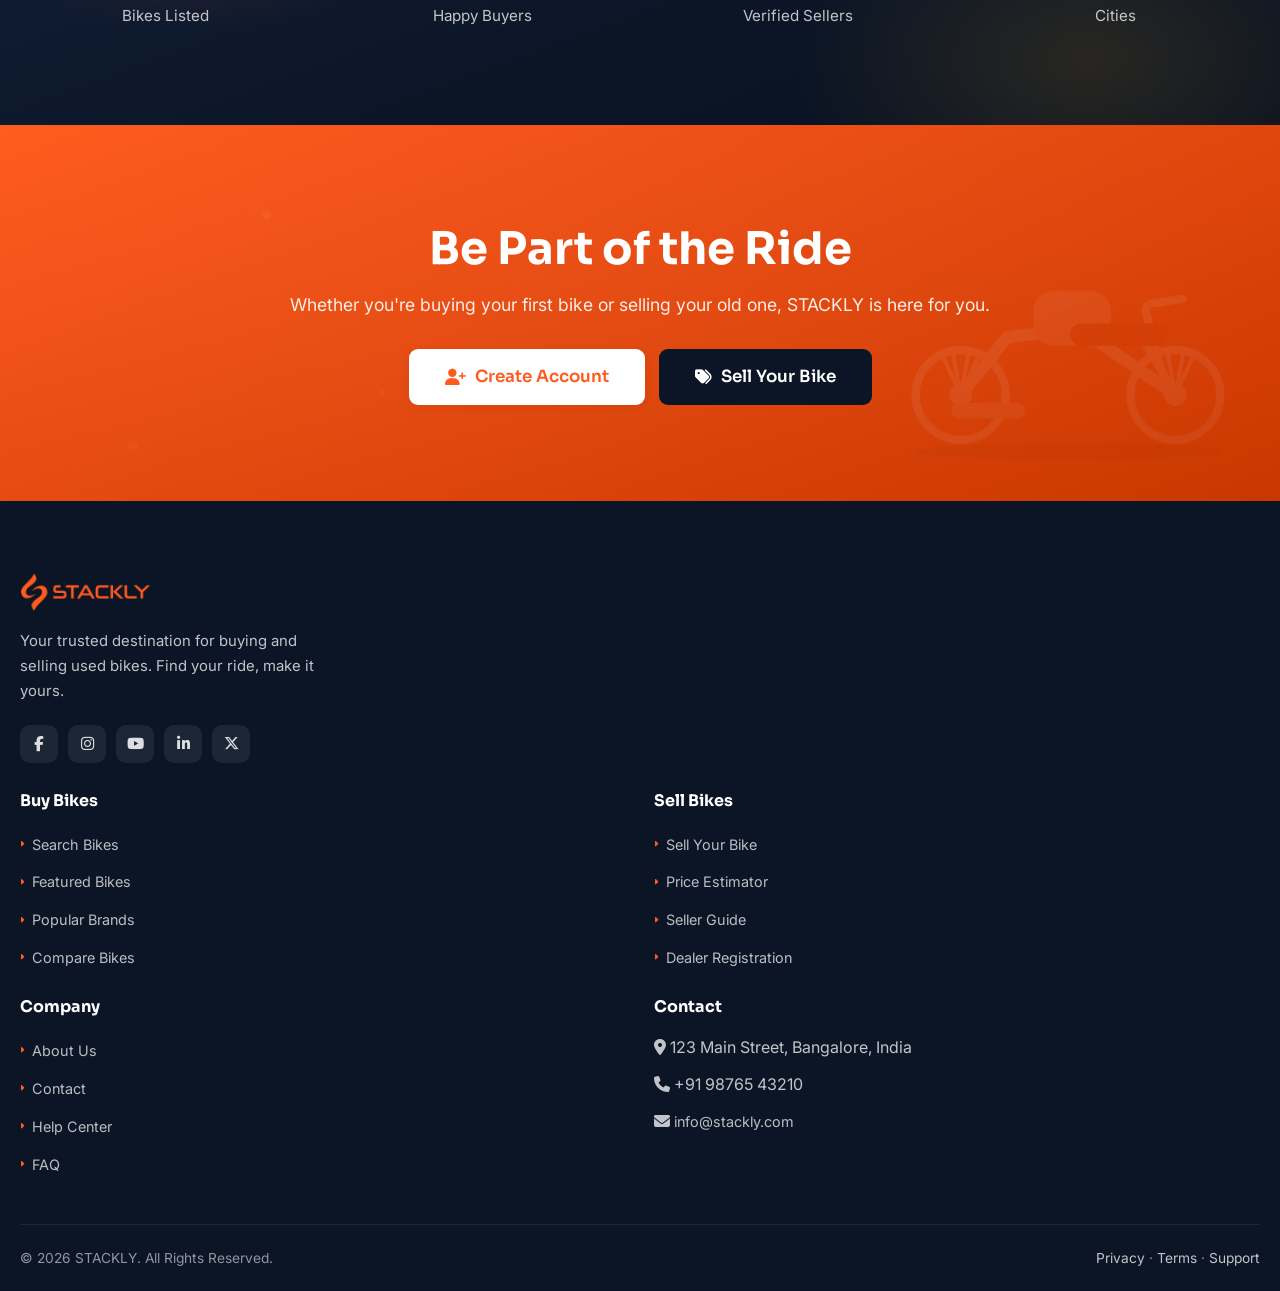
<file: pages/about.html>
<!DOCTYPE html>
<html lang="en">
<head>
  <meta charset="UTF-8">
  <meta name="viewport" content="width=device-width, initial-scale=1.0">
  <title>About Us | STACKLY</title>
  <meta name="description" content="STACKLY is India's trusted used bike marketplace. Learn about our mission to make buying and selling pre-owned bikes safe, transparent and easy.">
  <meta name="keywords" content="about stackly, used bike marketplace, bike selling company">
  <meta name="theme-color" content="#0b1526">
  <script>document.documentElement.className += " js";</script>
  <meta property="og:type" content="website">
  <meta property="og:site_name" content="STACKLY">
  <meta property="og:title" content="About Us | STACKLY">
  <link rel="icon" href="../images/logo/logo.webp" type="image/webp">
  <link rel="preconnect" href="https://fonts.googleapis.com">
  <link rel="preconnect" href="https://fonts.gstatic.com" crossorigin>
  <link href="https://fonts.googleapis.com/css2?family=Inter:wght@400;500;600;700&family=Sora:wght@500;600;700;800&display=swap" rel="stylesheet">
  <link rel="stylesheet" href="https://cdnjs.cloudflare.com/ajax/libs/font-awesome/6.5.2/css/all.min.css">
  <link rel="stylesheet" href="../css/style.css">
  <link rel="stylesheet" href="../css/pages.css">
  <link rel="stylesheet" href="../css/responsive.css">
</head>
<body>

  <!-- ================= PAGE LOADER ================= -->
  <div class="page-loader" id="pageLoader" aria-hidden="true">
    <span class="loader-ring"></span>
    <p>Loading STACKLY&hellip;</p>
  </div>

  <!-- ================= HEADER ================= -->
  <header class="header" id="siteHeader">
    <div class="container header-inner">
      <a href="../index.html" class="logo" aria-label="STACKLY home">
        <img src="../images/logo/logo.webp" alt="STACKLY — used bike marketplace" width="143" height="44">
      </a>
      <nav class="nav" aria-label="Main navigation">
        <ul class="nav-list">
          <li><a href="../index.html" class="nav-link">Home</a></li>
          <li><a href="bikes.html" class="nav-link">Buy Bikes</a></li>
          <li><a href="brands.html" class="nav-link">Brands</a></li>
          <li><a href="compare.html" class="nav-link">Compare</a></li>
          <li><a href="about.html" class="nav-link active">About</a></li>
          <li><a href="contact.html" class="nav-link">Contact</a></li>
        </ul>
      </nav>
      <div class="header-actions">
        <a href="login.html" class="btn btn-ghost btn-sm">Login</a>
        <a href="register.html" class="btn btn-outline btn-sm">Register</a>
        <a href="sell-bike.html" class="btn btn-primary btn-sm hide-mobile">Sell Your Bike</a>
        <button class="hamburger" id="menuToggle" aria-label="Open menu" aria-expanded="false" aria-controls="mobileMenu">
          <span></span><span></span><span></span>
        </button>
      </div>
    </div>
  </header>

  <!-- ================= MOBILE MENU ================= -->
  <div class="menu-overlay" id="menuOverlay" aria-hidden="true"></div>
  <div class="mobile-menu" id="mobileMenu" aria-hidden="true">
    <div class="mobile-menu-head">
      <img src="../images/logo/logo.webp" alt="STACKLY" width="132" height="34">
      <button class="menu-close" id="menuClose" aria-label="Close menu"><i class="fa-solid fa-xmark"></i></button>
    </div>
    <nav aria-label="Mobile navigation">
      <ul class="mobile-nav-list">
        <li><a href="../index.html" class="mobile-nav-link"><i class="fa-solid fa-house"></i> Home</a></li>
        <li><a href="bikes.html" class="mobile-nav-link"><i class="fa-solid fa-motorcycle"></i> Buy Bikes</a></li>
        <li><a href="brands.html" class="mobile-nav-link"><i class="fa-solid fa-cube"></i> Brands</a></li>
        <li><a href="compare.html" class="mobile-nav-link"><i class="fa-solid fa-code-compare"></i> Compare</a></li>
        <li><a href="about.html" class="mobile-nav-link active"><i class="fa-solid fa-circle-info"></i> About</a></li>
        <li><a href="contact.html" class="mobile-nav-link"><i class="fa-solid fa-envelope"></i> Contact</a></li>
      </ul>
    </nav>
    <div class="mobile-menu-actions">
      <a href="login.html" class="btn btn-outline-dark btn-block">Login</a>
      <a href="register.html" class="btn btn-dark btn-block">Register</a>
      <a href="sell-bike.html" class="btn btn-primary btn-block">Sell Your Bike</a>
    </div>
  </div>



  <main>
    <!-- ================= PAGE HERO ================= -->
    <section class="page-hero hero-home">
      <div class="container">
        <nav class="breadcrumb" aria-label="Breadcrumb">
          <a href="../index.html">Home</a>
          <i class="fa-solid fa-chevron-right"></i>
          <span>About Us</span>
        </nav>
        <div class="page-hero-inner">
          <h1>About STACKLY</h1>
          <p>We're building the most trusted way to buy and sell used bikes in India.</p>
        </div>
      </div>
    </section>

    <!-- ================= STORY ================= -->
    <section class="section">
      <div class="container">
        <div class="about-story">
          <div class="about-visual reveal">
            <div class="visual-main">
              <img src="../images/banners/hero-banner.webp" alt="STACKLY team story — premium used bikes">
            </div>
            <div class="about-badge-float">
              <i class="fa-solid fa-medal" style="font-size:2rem;color:var(--c-primary)"></i>
              <div><b>2019</b><span>Founded to make bike<br>resale trustworthy</span></div>
            </div>
          </div>
          <div class="reveal">
            <span class="eyebrow">Our Story</span>
            <h2 class="section-title">Riding Forward With <span class="accent">Trust</span></h2>
            <p class="text-muted" style="margin-bottom:16px">
              STACKLY started with a simple observation: buying a used bike was stressful, risky and full of hidden surprises.
              Owners struggled to get a fair price, and buyers never knew if a listing could be trusted.
            </p>
            <p class="text-muted" style="margin-bottom:16px">
              So we built a marketplace where every listing is verified, every price is transparent and every seller is
              accountable. From price estimation to side-by-side comparison to secure buyer-seller connections — STACKLY
              puts the power back in your hands.
            </p>
            <p class="text-muted">
              Today, over 25,000 riders have found their perfect bike on STACKLY across 100+ cities. And we're just getting started.
            </p>
            <a href="bikes.html" class="btn btn-primary mt-20"><i class="fa-solid fa-motorcycle"></i> Explore Bikes</a>
          </div>
        </div>
      </div>
    </section>

    <!-- ================= VALUES ================= -->
    <section class="section section-white">
      <div class="container">
        <div class="section-head center reveal">
          <span class="eyebrow">What We Stand For</span>
          <h2 class="section-title">Our Core <span class="accent">Values</span></h2>
        </div>
        <div class="about-values">
          <div class="value-card reveal">
            <i class="fa-solid fa-shield-halved"></i>
            <h3>Trust First</h3>
            <p>Every listing passes authenticity checks before it goes live.</p>
          </div>
          <div class="value-card reveal">
            <i class="fa-solid fa-scale-balanced"></i>
            <h3>Fairness</h3>
            <p>Transparent pricing and honest estimates for buyers and sellers alike.</p>
          </div>
          <div class="value-card reveal">
            <i class="fa-solid fa-rocket"></i>
            <h3>Simplicity</h3>
            <p>A clean, fast experience that makes buying a bike feel effortless.</p>
          </div>
        </div>
      </div>
    </section>

    <!-- ================= STATS ================= -->
    <section class="stats-section">
      <div class="container">
        <div class="stats-grid">
          <div class="stat-item reveal">
            <div class="stat-icon"><i class="fa-solid fa-motorcycle"></i></div>
            <div class="stat-count" data-count="50" data-suffix="K+">0</div>
            <span>Bikes Listed</span>
          </div>
          <div class="stat-item reveal">
            <div class="stat-icon"><i class="fa-solid fa-face-smile"></i></div>
            <div class="stat-count" data-count="25" data-suffix="K+">0</div>
            <span>Happy Buyers</span>
          </div>
          <div class="stat-item reveal">
            <div class="stat-icon"><i class="fa-solid fa-user-check"></i></div>
            <div class="stat-count" data-count="10" data-suffix="K+">0</div>
            <span>Verified Sellers</span>
          </div>
          <div class="stat-item reveal">
            <div class="stat-icon"><i class="fa-solid fa-city"></i></div>
            <div class="stat-count" data-count="100" data-suffix="+">0</div>
            <span>Cities</span>
          </div>
        </div>
      </div>
    </section>

    <!-- ================= CTA ================= -->
    <section class="cta-section cta-bg">
      <div class="container">
        <div class="cta-inner reveal">
          <h2>Be Part of the Ride</h2>
          <p>Whether you're buying your first bike or selling your old one, STACKLY is here for you.</p>
          <div class="cta-actions">
            <a href="register.html" class="btn btn-light btn-lg"><i class="fa-solid fa-user-plus"></i> Create Account</a>
            <a href="sell-bike.html" class="btn btn-dark btn-lg"><i class="fa-solid fa-tags"></i> Sell Your Bike</a>
          </div>
        </div>
      </div>
    </section>
  </main>

  <!-- ================= FOOTER ================= -->
  <footer class="footer">
    <div class="container">
      <div class="footer-grid">
        <div class="footer-col">
          <a href="../index.html" aria-label="STACKLY home" class="footer-logo-link"><img class="footer-logo" src="../images/logo/logo.webp" alt="STACKLY logo" width="150" height="38"></a>
          <p class="footer-about">Your trusted destination for buying and selling used bikes. Find your ride, make it yours.</p>
          <div class="footer-socials">
            <a href="404.html" aria-label="Facebook"><i class="fa-brands fa-facebook-f"></i></a>
            <a href="404.html" aria-label="Instagram"><i class="fa-brands fa-instagram"></i></a>
            <a href="404.html" aria-label="YouTube"><i class="fa-brands fa-youtube"></i></a>
            <a href="404.html" aria-label="LinkedIn"><i class="fa-brands fa-linkedin-in"></i></a>
            <a href="404.html" aria-label="X (Twitter)"><i class="fa-brands fa-x-twitter"></i></a>
          </div>
        </div>
        <div class="footer-col">
          <h4>Buy Bikes</h4>
          <ul class="footer-links">
            <li><a href="bikes.html"><i class="fa-solid fa-caret-right"></i> Search Bikes</a></li>
            <li><a href="404.html"><i class="fa-solid fa-caret-right"></i> Featured Bikes</a></li>
            <li><a href="brands.html"><i class="fa-solid fa-caret-right"></i> Popular Brands</a></li>
            <li><a href="compare.html"><i class="fa-solid fa-caret-right"></i> Compare Bikes</a></li>
          </ul>
        </div>
        <div class="footer-col">
          <h4>Sell Bikes</h4>
          <ul class="footer-links">
            <li><a href="sell-bike.html"><i class="fa-solid fa-caret-right"></i> Sell Your Bike</a></li>
            <li><a href="404.html"><i class="fa-solid fa-caret-right"></i> Price Estimator</a></li>
            <li><a href="sell-bike.html"><i class="fa-solid fa-caret-right"></i> Seller Guide</a></li>
            <li><a href="contact.html"><i class="fa-solid fa-caret-right"></i> Dealer Registration</a></li>
          </ul>
        </div>
        <div class="footer-col">
          <h4>Company</h4>
          <ul class="footer-links">
            <li><a href="about.html"><i class="fa-solid fa-caret-right"></i> About Us</a></li>
            <li><a href="contact.html"><i class="fa-solid fa-caret-right"></i> Contact</a></li>
            <li><a href="contact.html"><i class="fa-solid fa-caret-right"></i> Help Center</a></li>
            <li><a href="contact.html"><i class="fa-solid fa-caret-right"></i> FAQ</a></li>
          </ul>
        </div>
        <div class="footer-col">
          <h4>Contact</h4>
          <ul class="footer-links">
            <li><i class="fa-solid fa-location-dot"></i> 123 Main Street, Bangalore, India</li>
            <li><i class="fa-solid fa-phone"></i> +91 98765 43210</li>
            <li><i class="fa-solid fa-envelope"></i> <a href="mailto:info@stackly.com">info@stackly.com</a></li>
          </ul>
        </div>
      </div>
      <div class="footer-bottom">
        <span>© 2026 STACKLY. All Rights Reserved.</span>
        <span><a href="404.html">Privacy</a> &middot; <a href="404.html">Terms</a> &middot; <a href="404.html">Support</a></span>
      </div>
    </div>
  </footer>

  <script src="../js/script.js"></script>
</body>
</html>
</file>
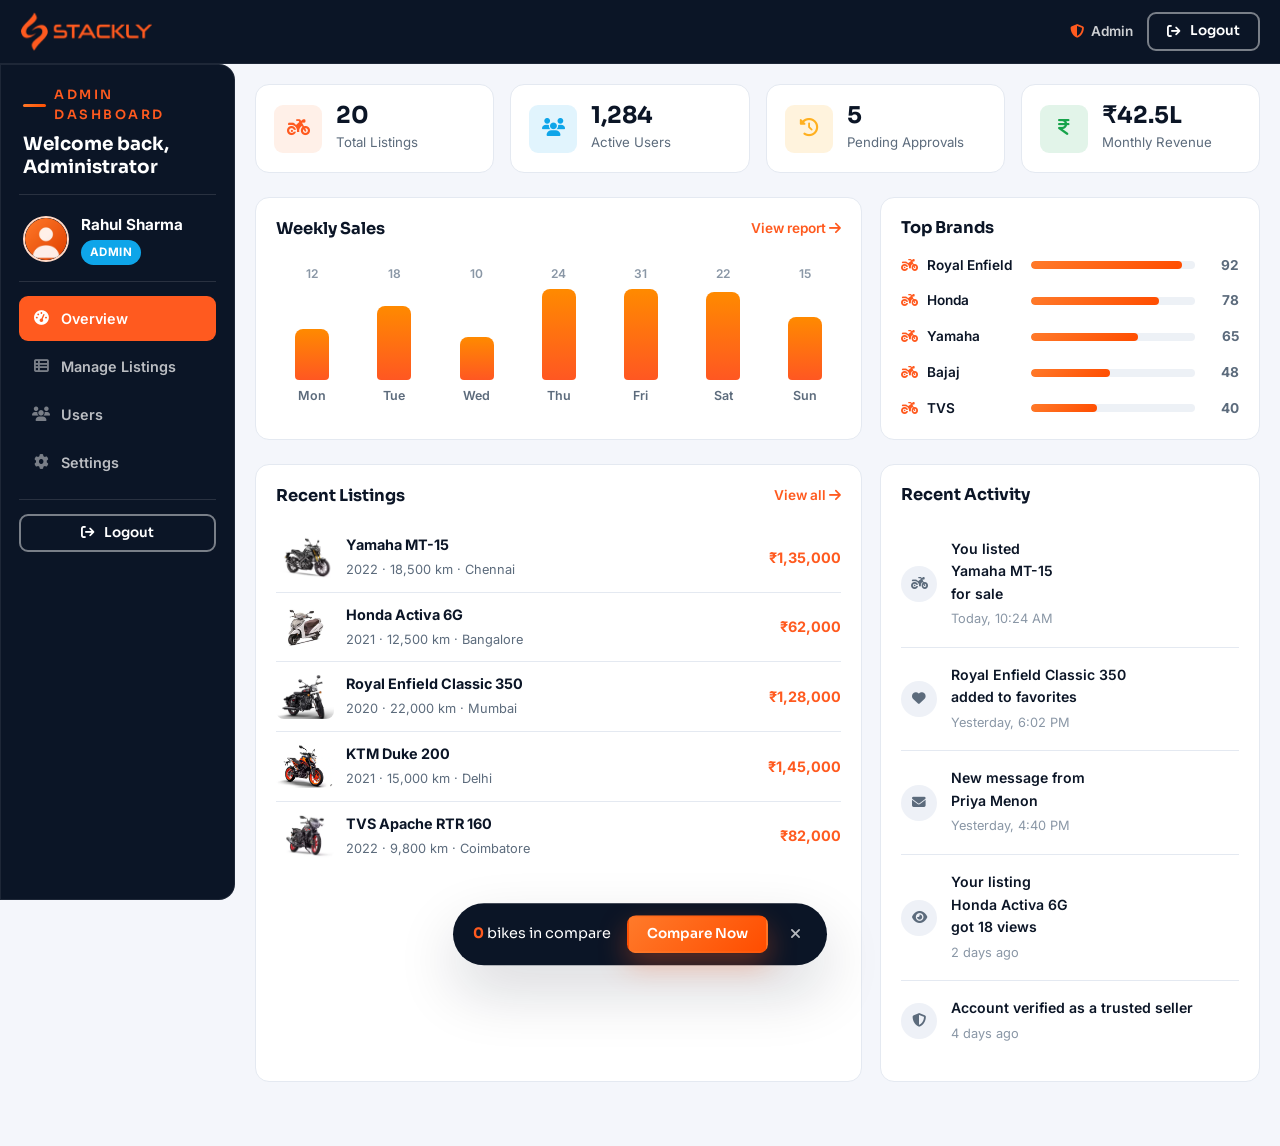
<file: pages/admin-dashboard.html>
<!DOCTYPE html>
<html lang="en">
<head>
  <meta charset="UTF-8">
  <meta name="viewport" content="width=device-width, initial-scale=1.0">
  <title>Admin Dashboard | STACKLY</title>
  <meta name="description" content="STACKLY admin dashboard — approve listings, manage users and monitor the marketplace.">
  <meta name="theme-color" content="#0b1526">
  <script>document.documentElement.className += " js";</script>
  <meta property="og:type" content="website">
  <meta property="og:site_name" content="STACKLY">
  <meta property="og:title" content="Admin Dashboard | STACKLY">
  <link rel="icon" href="../images/logo/logo.webp" type="image/webp">
  <link rel="preconnect" href="https://fonts.googleapis.com">
  <link rel="preconnect" href="https://fonts.gstatic.com" crossorigin>
  <link href="https://fonts.googleapis.com/css2?family=Inter:wght@400;500;600;700&family=Sora:wght@500;600;700;800&display=swap" rel="stylesheet">
  <link rel="stylesheet" href="https://cdnjs.cloudflare.com/ajax/libs/font-awesome/6.5.2/css/all.min.css">
  <link rel="stylesheet" href="../css/style.css">
  <link rel="stylesheet" href="../css/pages.css">
  <link rel="stylesheet" href="../css/dashboard.css">
  <link rel="stylesheet" href="../css/responsive.css">
</head>
<body id="dashboard" data-role="admin">

  <!-- ================= PAGE LOADER ================= -->
  <div class="page-loader" id="pageLoader" aria-hidden="true">
    <span class="loader-ring"></span>
    <p>Loading STACKLY&hellip;</p>
  </div>

  <main>
    <!-- ================= DASHBOARD HEADER ================= -->
    <header class="dash-header">
      <div class="container dash-header-inner">
        <a href="../index.html" class="dash-header-logo" aria-label="STACKLY home">
          <img src="../images/logo/logo.webp" alt="STACKLY" width="132" height="34">
        </a>
        <div class="dash-header-actions">
          <button class="dash-menu-btn" id="dashMenuBtn" aria-label="Open dashboard menu"><i class="fa-solid fa-bars"></i></button>
          <span class="dash-header-role"><i class="fa-solid fa-shield-halved"></i> Admin</span>
          <a href="login.html" class="btn btn-outline btn-sm dash-header-logout"><i class="fa-solid fa-arrow-right-from-bracket"></i> Logout</a>
        </div>
      </div>
    </header>

    <!-- ================= ADMIN DASHBOARD ================= -->
    <section class="dash-section">
      <div class="container dash-container">

        <div class="dash-wrap">

          <aside class="dash-sidebar" id="dashSidebar">
            <div class="dash-sidebar-head">
              <div>
                <span class="eyebrow">Admin Dashboard</span>
                <h1 id="dashGreeting">Welcome back, Administrator</h1>
              </div>
              <button class="dash-sidebar-close" id="dashSidebarClose" aria-label="Close menu"><i class="fa-solid fa-xmark"></i></button>
            </div>
            <div class="dash-profile">
              <img src="../images/users/user-1.webp" alt="Rahul Sharma" class="dash-avatar">
              <div>
                <b>Rahul Sharma</b>
                <span class="role-badge admin" id="roleBadge">Admin</span>
              </div>
            </div>
            <nav class="dash-nav" aria-label="Dashboard navigation">
              <a class="dash-link active" data-panel="overview"><i class="fa-solid fa-gauge-high"></i> Overview</a>
              <a class="dash-link" data-panel="listings"><i class="fa-solid fa-table-list"></i> Manage Listings</a>
              <a class="dash-link" data-panel="users"><i class="fa-solid fa-users"></i> Users</a>
              <a class="dash-link" data-panel="settings"><i class="fa-solid fa-gear"></i> Settings</a>
            </nav>
            <div class="dash-sidebar-foot">
              <a href="login.html" class="btn btn-outline btn-sm btn-block"><i class="fa-solid fa-arrow-right-from-bracket"></i> Logout</a>
            </div>
          </aside>
          <div class="dash-overlay" id="dashOverlay"></div>

          <div class="dash-main">

            <!-- ===== OVERVIEW ===== -->
            <section class="dash-panel active" id="panel-overview">
              <div class="dash-stats" id="overviewStats"></div>

              <div class="dash-grid">
                <div class="dash-card">
                  <div class="dash-card-head">
                    <h3>Weekly Sales</h3>
                    <a href="404.html">View report <i class="fa-solid fa-arrow-right"></i></a>
                  </div>
                  <div class="chart-bars">
                    <div class="chart-col"><span class="chart-val">12</span><div class="chart-bar" style="height:36%"></div><b>Mon</b></div>
                    <div class="chart-col"><span class="chart-val">18</span><div class="chart-bar" style="height:52%"></div><b>Tue</b></div>
                    <div class="chart-col"><span class="chart-val">10</span><div class="chart-bar" style="height:30%"></div><b>Wed</b></div>
                    <div class="chart-col"><span class="chart-val">24</span><div class="chart-bar" style="height:68%"></div><b>Thu</b></div>
                    <div class="chart-col"><span class="chart-val">31</span><div class="chart-bar" style="height:88%"></div><b>Fri</b></div>
                    <div class="chart-col"><span class="chart-val">22</span><div class="chart-bar" style="height:62%"></div><b>Sat</b></div>
                    <div class="chart-col"><span class="chart-val">15</span><div class="chart-bar" style="height:44%"></div><b>Sun</b></div>
                  </div>
                </div>
                <div class="dash-card">
                  <div class="dash-card-head">
                    <h3>Top Brands</h3>
                  </div>
                  <div class="brand-ranks">
                    <div class="brand-rank">
                      <span class="brand-rank-name"><i class="fa-solid fa-motorcycle"></i> Royal Enfield</span>
                      <div class="brand-track"><i style="width:92%"></i></div>
                      <b>92</b>
                    </div>
                    <div class="brand-rank">
                      <span class="brand-rank-name"><i class="fa-solid fa-motorcycle"></i> Honda</span>
                      <div class="brand-track"><i style="width:78%"></i></div>
                      <b>78</b>
                    </div>
                    <div class="brand-rank">
                      <span class="brand-rank-name"><i class="fa-solid fa-motorcycle"></i> Yamaha</span>
                      <div class="brand-track"><i style="width:65%"></i></div>
                      <b>65</b>
                    </div>
                    <div class="brand-rank">
                      <span class="brand-rank-name"><i class="fa-solid fa-motorcycle"></i> Bajaj</span>
                      <div class="brand-track"><i style="width:48%"></i></div>
                      <b>48</b>
                    </div>
                    <div class="brand-rank">
                      <span class="brand-rank-name"><i class="fa-solid fa-motorcycle"></i> TVS</span>
                      <div class="brand-track"><i style="width:40%"></i></div>
                      <b>40</b>
                    </div>
                  </div>
                </div>
              </div>

              <div class="dash-grid">
                <div class="dash-card">
                  <div class="dash-card-head">
                    <h3>Recent Listings</h3>
                    <a href="404.html">View all <i class="fa-solid fa-arrow-right"></i></a>
                  </div>
                  <div id="recentListings"></div>
                </div>
                <div class="dash-card">
                  <div class="dash-card-head">
                    <h3>Recent Activity</h3>
                  </div>
                  <div class="activity-list" id="activityFeed"></div>
                </div>
              </div>
            </section>

            <!-- ===== MANAGE LISTINGS ===== -->
            <section class="dash-panel" id="panel-listings">

              <!-- Section Header -->
              <div class="dash-panel-head">
                <div>
                  <span class="dash-eyebrow">LISTING MANAGEMENT</span>
                  <h2>Manage Listings</h2>
                  <p>Approve, edit, review or remove bike listings on STACKLY.</p>
                </div>
                <button class="dash-btn dash-btn-primary" id="addListingBtn"><i class="fa-solid fa-plus"></i> Add New Listing</button>
              </div>

              <!-- ===== LISTING STATISTICS ===== -->
              <div class="listing-stats">
                <div class="listing-stat-card">
                  <div class="listing-stat-icon"><i class="fa-solid fa-motorcycle"></i></div>
                  <div>
                    <span>Total Listings</span>
                    <strong id="totalListings">0</strong>
                    <small>All bike listings</small>
                  </div>
                </div>
                <div class="listing-stat-card">
                  <div class="listing-stat-icon pending"><i class="fa-solid fa-clock"></i></div>
                  <div>
                    <span>Pending Approval</span>
                    <strong id="totalPending">0</strong>
                    <small>Waiting for review</small>
                  </div>
                </div>
                <div class="listing-stat-card">
                  <div class="listing-stat-icon approved"><i class="fa-solid fa-circle-check"></i></div>
                  <div>
                    <span>Approved</span>
                    <strong id="totalApproved">0</strong>
                    <small>Live listings</small>
                  </div>
                </div>
                <div class="listing-stat-card">
                  <div class="listing-stat-icon rejected"><i class="fa-solid fa-circle-xmark"></i></div>
                  <div>
                    <span>Rejected</span>
                    <strong id="totalRejected">0</strong>
                    <small>Rejected listings</small>
                  </div>
                </div>
              </div>

              <!-- ===== SEARCH & FILTER ===== -->
              <div class="dash-card listing-filter-card">
                <div class="listing-filter-head">
                  <div>
                    <h3><i class="fa-solid fa-list"></i> All Listings</h3>
                    <p>Search and filter bike listings.</p>
                  </div>
                  <a href="404.html" class="dash-btn dash-btn-outline" id="resetListingFilters"><i class="fa-solid fa-rotate-right"></i> Reset</a>
                </div>
                <div class="listing-filters">
                  <div class="listing-search">
                    <i class="fa-solid fa-magnifying-glass"></i>
                    <input type="text" id="listingSearch" placeholder="Search bike, seller or location...">
                  </div>
                  <div class="listing-filter">
                    <label for="listingBrand">Brand</label>
                    <select id="listingBrand">
                      <option value="">All Brands</option>
                      <option value="Yamaha">Yamaha</option>
                      <option value="Honda">Honda</option>
                      <option value="Royal Enfield">Royal Enfield</option>
                      <option value="Bajaj">Bajaj</option>
                      <option value="TVS">TVS</option>
                      <option value="KTM">KTM</option>
                      <option value="Suzuki">Suzuki</option>
                    </select>
                  </div>
                  <div class="listing-filter">
                    <label for="listingStatus">Status</label>
                    <select id="listingStatus">
                      <option value="">All Status</option>
                      <option value="approved">Approved</option>
                      <option value="pending">Pending</option>
                      <option value="rejected">Rejected</option>
                    </select>
                  </div>
                  <div class="listing-filter">
                    <label for="listingPrice">Price</label>
                    <select id="listingPrice">
                      <option value="">Any Price</option>
                      <option value="under50000">Under ₹50,000</option>
                      <option value="50000-100000">₹50,000 – ₹1 Lakh</option>
                      <option value="100000-200000">₹1 – ₹2 Lakh</option>
                      <option value="above200000">Above ₹2 Lakh</option>
                    </select>
                  </div>
                </div>
              </div>

              <!-- ===== LISTINGS TABLE ===== -->
              <div class="dash-card">
                <div class="dash-card-head">
                  <div>
                    <h3>Bike Listings</h3>
                    <p>Manage all submitted bikes from sellers.</p>
                  </div>
                  <div class="listing-table-actions">
                    <a href="404.html" class="dash-icon-btn" title="Refresh" id="refreshListings"><i class="fa-solid fa-arrows-rotate"></i></a>
                    <a href="404.html" class="dash-btn dash-btn-outline" id="exportListings"><i class="fa-solid fa-download"></i> Export</a>
                  </div>
                </div>

                <div class="dash-table-wrap">
                  <table class="dash-table listing-table">
                    <thead>
                      <tr>
                        <th><input type="checkbox" id="selectAllListings"></th>
                        <th>Bike</th>
                        <th>Seller</th>
                        <th>Price</th>
                        <th>Year</th>
                        <th>Location</th>
                        <th>Views</th>
                        <th>Status</th>
                        <th>Listed On</th>
                        <th>Action</th>
                      </tr>
                    </thead>
                    <tbody id="adminListingsBody"></tbody>
                  </table>
                </div>

                <!-- Empty State -->
                <div class="listing-empty" id="listingEmpty" style="display:none;">
                  <div class="listing-empty-icon"><i class="fa-solid fa-motorcycle"></i></div>
                  <h3>No Listings Found</h3>
                  <p>There are no bike listings matching your search or filter.</p>
                  <button class="dash-btn dash-btn-outline" id="clearListingSearch">Clear Filters</button>
                </div>

                <!-- Pagination -->
                <div class="listing-pagination">
                  <span id="listingResultCount">Showing 0 listings</span>
                  <div class="pagination-buttons">
                    <a href="404.html" class="dash-icon-btn" id="listingPrev" aria-label="Previous page"><i class="fa-solid fa-chevron-left"></i></a>
                    <a href="404.html" class="page-number active">1</a>
                    <a href="404.html" class="page-number">2</a>
                    <a href="404.html" class="page-number">3</a>
                    <a href="404.html" class="dash-icon-btn" id="listingNext" aria-label="Next page"><i class="fa-solid fa-chevron-right"></i></a>
                  </div>
                </div>
              </div>

              <!-- ===== PENDING APPROVALS ===== -->
              <div class="dash-card dash-mt">
                <div class="dash-card-head">
                  <div>
                    <h3><i class="fa-solid fa-hourglass-half"></i> Pending Approvals</h3>
                    <p>Review new bike listings before they become visible to buyers.</p>
                  </div>
                  <span class="dash-count-badge" id="pendingCount">0</span>
                </div>
                <div class="pending-list" id="pendingApprovals"></div>
                <div class="pending-empty" id="pendingEmpty" style="display:none;">
                  <i class="fa-solid fa-circle-check"></i>
                  <h4>All Caught Up!</h4>
                  <p>There are no pending bike listings waiting for approval.</p>
                </div>
              </div>

              <!-- ===== RECENT LISTING ACTIVITY ===== -->
              <div class="dash-card dash-mt">
                <div class="dash-card-head">
                  <div>
                    <h3><i class="fa-solid fa-clock-rotate-left"></i> Recent Listing Activity</h3>
                    <p>Latest changes made to bike listings.</p>
                  </div>
                  <a href="404.html" class="dash-btn dash-btn-outline" id="viewAllActivity">View All</a>
                </div>
                <div class="listing-activity">
                  <div class="activity-item">
                    <div class="activity-icon approved"><i class="fa-solid fa-check"></i></div>
                    <div class="activity-content">
                      <strong>Yamaha MT-15 approved</strong>
                      <span>Listing approved and published by Admin</span>
                      <small>10 minutes ago</small>
                    </div>
                  </div>
                  <div class="activity-item">
                    <div class="activity-icon pending"><i class="fa-solid fa-clock"></i></div>
                    <div class="activity-content">
                      <strong>Royal Enfield Classic 350 submitted</strong>
                      <span>New listing is waiting for approval</span>
                      <small>35 minutes ago</small>
                    </div>
                  </div>
                  <div class="activity-item">
                    <div class="activity-icon rejected"><i class="fa-solid fa-xmark"></i></div>
                    <div class="activity-content">
                      <strong>KTM Duke 200 rejected</strong>
                      <span>Listing rejected due to incomplete information</span>
                      <small>1 hour ago</small>
                    </div>
                  </div>
                  <div class="activity-item">
                    <div class="activity-icon edit"><i class="fa-solid fa-pen"></i></div>
                    <div class="activity-content">
                      <strong>Honda Hornet 2.0 updated</strong>
                      <span>Price and description were updated</span>
                      <small>2 hours ago</small>
                    </div>
                  </div>
                </div>
              </div>

              <!-- ===== BULK ACTIONS ===== -->
              <div class="dash-card dash-mt bulk-actions-card">
                <div>
                  <h3><i class="fa-solid fa-layer-group"></i> Bulk Actions</h3>
                  <p>Select multiple listings and perform an action.</p>
                </div>
                <div class="bulk-actions">
                  <a href="404.html" class="dash-btn dash-btn-success" id="bulkApprove"><i class="fa-solid fa-check"></i> Approve Selected</a>
                  <a href="404.html" class="dash-btn dash-btn-warning" id="bulkPending"><i class="fa-solid fa-clock"></i> Mark Pending</a>
                  <a href="404.html" class="dash-btn dash-btn-danger" id="bulkDelete"><i class="fa-solid fa-trash"></i> Delete Selected</a>
                </div>
              </div>

            </section>

            <!-- ===== USERS ===== -->
            <section class="dash-panel" id="panel-users">

              <!-- Header -->
              <div class="dash-panel-head">
                <div>
                  <h2>Users</h2>
                  <p>Manage all registered buyers and sellers on STACKLY.</p>
                </div>
                <a href="404.html" class="dash-btn dash-btn-primary" id="addUserBtn">
                  <i class="fa-solid fa-user-plus"></i> Add User
                </a>
              </div>

              <!-- User Statistics -->
              <div class="dash-stats-grid">
                <div class="dash-stat-card">
                  <div class="dash-stat-icon"><i class="fa-solid fa-users"></i></div>
                  <div class="dash-stat-info">
                    <span>Total Users</span>
                    <strong id="totalUsersCount">0</strong>
                    <small>All registered users</small>
                  </div>
                </div>
                <div class="dash-stat-card">
                  <div class="dash-stat-icon"><i class="fa-solid fa-user-check"></i></div>
                  <div class="dash-stat-info">
                    <span>Active Users</span>
                    <strong id="activeUsersCount">0</strong>
                    <small>Currently active</small>
                  </div>
                </div>
                <div class="dash-stat-card">
                  <div class="dash-stat-icon"><i class="fa-solid fa-user-tag"></i></div>
                  <div class="dash-stat-info">
                    <span>Sellers</span>
                    <strong id="sellerUsersCount">0</strong>
                    <small>Registered sellers</small>
                  </div>
                </div>
                <div class="dash-stat-card">
                  <div class="dash-stat-icon"><i class="fa-solid fa-user"></i></div>
                  <div class="dash-stat-info">
                    <span>Buyers</span>
                    <strong id="buyerUsersCount">0</strong>
                    <small>Registered buyers</small>
                  </div>
                </div>
              </div>

              <!-- Search & Filters -->
              <div class="dash-card users-filter-card">
                <div class="users-filter-head">
                  <div>
                    <h3>User Management</h3>
                    <p>Search and filter registered STACKLY users.</p>
                  </div>
                </div>
                <div class="users-filter-row">
                  <div class="dash-search-box">
                    <i class="fa-solid fa-magnifying-glass"></i>
                    <input type="search" id="userSearch" placeholder="Search by name, email or phone...">
                  </div>
                  <select class="dash-filter-select" id="userRoleFilter">
                    <option value="">All Roles</option>
                    <option value="Buyer">Buyer</option>
                    <option value="Seller">Seller</option>
                    <option value="Admin">Admin</option>
                  </select>
                  <select class="dash-filter-select" id="userStatusFilter">
                    <option value="">All Status</option>
                    <option value="Active">Active</option>
                    <option value="Pending">Pending</option>
                    <option value="Blocked">Blocked</option>
                  </select>
                  <a href="404.html" class="dash-btn dash-btn-outline" id="clearUserFilters">
                    <i class="fa-solid fa-filter-circle-xmark"></i> Clear
                  </a>
                </div>
              </div>

              <!-- Users Table -->
              <div class="dash-card">
                <div class="dash-card-head">
                  <div>
                    <h3>Registered Users</h3>
                    <p>View and manage buyer and seller accounts.</p>
                  </div>
                  <span class="dash-count-badge" id="usersTableCount">0 Users</span>
                </div>

                <div class="dash-table-wrap">
                  <table class="dash-table">
                    <thead>
                      <tr>
                        <th>User</th>
                        <th>Contact</th>
                        <th>Role</th>
                        <th>Location</th>
                        <th>Listings</th>
                        <th>Joined</th>
                        <th>Status</th>
                        <th>Action</th>
                      </tr>
                    </thead>
                    <tbody id="adminUsersBody"></tbody>
                  </table>
                </div>

                <!-- Empty State -->
                <div class="dash-empty-state" id="usersEmptyState" style="display:none;">
                  <div class="dash-empty-icon"><i class="fa-solid fa-users-slash"></i></div>
                  <h3>No users found</h3>
                  <p>No users match your current search or filter.</p>
                  <a href="404.html" type="button" class="dash-btn dash-btn-outline" id="resetUserSearch">Reset Filters</a>
                </div>
              </div>

              <!-- Recent User Activity -->
              <div class="dash-card dash-mt">
                <div class="dash-card-head">
                  <div>
                    <h3>Recent User Activity</h3>
                    <p>Latest registration and account activity.</p>
                  </div>
                  <a href="404.html" class="dash-btn dash-btn-outline" id="viewAllUserActivity">View All</a>
                </div>
                <div class="user-activity-list" id="userActivityList">
                  <div class="user-activity-item">
                    <div class="activity-avatar"><i class="fa-solid fa-user"></i></div>
                    <div class="activity-content">
                      <strong>New user registered</strong>
                      <p>New buyer account created on STACKLY.</p>
                    </div>
                    <span class="activity-time">Just now</span>
                  </div>
                  <div class="user-activity-item">
                    <div class="activity-avatar"><i class="fa-solid fa-motorcycle"></i></div>
                    <div class="activity-content">
                      <strong>New seller listing</strong>
                      <p>A seller added a new bike listing.</p>
                    </div>
                    <span class="activity-time">10 min ago</span>
                  </div>
                  <div class="user-activity-item">
                    <div class="activity-avatar"><i class="fa-solid fa-circle-check"></i></div>
                    <div class="activity-content">
                      <strong>User account verified</strong>
                      <p>A seller successfully completed verification.</p>
                    </div>
                    <span class="activity-time">25 min ago</span>
                  </div>
                </div>
              </div>

              <!-- User Roles Information -->
              <div class="dash-card dash-mt">
                <div class="dash-card-head">
                  <div>
                    <h3>User Roles</h3>
                    <p>Overview of account permissions.</p>
                  </div>
                </div>
                <div class="user-role-grid">
                  <div class="user-role-card">
                    <div class="user-role-icon"><i class="fa-solid fa-user"></i></div>
                    <div>
                      <h4>Buyer</h4>
                      <p>Can browse bikes, compare listings, contact sellers and save favorites.</p>
                    </div>
                  </div>
                  <div class="user-role-card">
                    <div class="user-role-icon"><i class="fa-solid fa-store"></i></div>
                    <div>
                      <h4>Seller</h4>
                      <p>Can create bike listings, manage listings and communicate with buyers.</p>
                    </div>
                  </div>
                  <div class="user-role-card">
                    <div class="user-role-icon"><i class="fa-solid fa-shield-halved"></i></div>
                    <div>
                      <h4>Admin</h4>
                      <p>Can manage users, listings, approvals, reports and platform settings.</p>
                    </div>
                  </div>
                </div>
              </div>

            </section>

            <!-- ===== SETTINGS ===== -->
            <section class="dash-panel" id="panel-settings">
              <div class="dash-panel-head">
                <div>
                  <h2>Settings</h2>
                  <p>Manage your account and notification preferences.</p>
                </div>
              </div>
              <div class="dash-settings">
                <form class="app-form" id="dashSettingsForm" novalidate>
                  <div class="form-row">
                    <div class="form-group">
                      <label for="dsFname">First Name</label>
                      <input type="text" id="dsFname" class="form-input" value="Rahul" required>
                    </div>
                    <div class="form-group">
                      <label for="dsLname">Last Name</label>
                      <input type="text" id="dsLname" class="form-input" value="Sharma" required>
                    </div>
                  </div>
                  <div class="form-group">
                    <label for="dsEmail">Email Address</label>
                    <input type="email" id="dsEmail" class="form-input" value="admin@stackly.com" required>
                  </div>
                  <div class="form-group">
                    <label for="dsPhone">Phone Number</label>
                    <input type="tel" id="dsPhone" class="form-input" value="9876543210" required>
                  </div>
                  <button type="submit" class="btn btn-primary"><i class="fa-solid fa-floppy-disk"></i> Save Changes</button>
                </form>

                <form class="app-form dash-password" id="dashPwForm" novalidate>
                  <h3>Change Password</h3>
                  <div class="form-group">
                    <label for="dsCurrent">Current Password</label>
                    <input type="password" id="dsCurrent" class="form-input" required>
                  </div>
                  <div class="form-row">
                    <div class="form-group">
                      <label for="dsNew">New Password</label>
                      <input type="password" id="dsNew" class="form-input" pattern="(?=.*[a-z])(?=.*[A-Z])(?=.*\d)(?=.*[^A-Za-z0-9]).{8,}" minlength="8" required>
                    </div>
                    <div class="form-group">
                      <label for="dsConfirm">Confirm New Password</label>
                      <input type="password" id="dsConfirm" class="form-input" required>
                    </div>
                  </div>
                  <a href="404.html" id="dashPwSubmit" class="btn btn-outline-dark"><i class="fa-solid fa-key"></i> Update Password</a>
                </form>

                <div class="dash-notif-list">
                  <div class="form-row-between">
                    <div>
                      <b>Moderation notifications</b>
                      <span>Get alerts for pending approvals and reports.</span>
                    </div>
                    <label class="check-label"><input type="checkbox" id="dsNotify" checked> Enabled</label>
                  </div>
                  <div class="form-row-between">
                    <div>
                      <b>Listing approvals</b>
                      <span>Email me when a new bike is submitted for review.</span>
                    </div>
                    <label class="check-label"><input type="checkbox" id="dsNotifyList" checked> Enabled</label>
                  </div>
                  <div class="form-row-between">
                    <div>
                      <b>User reports</b>
                      <span>Alert me when a buyer or seller is reported.</span>
                    </div>
                    <label class="check-label"><input type="checkbox" id="dsNotifyReports"> Enabled</label>
                  </div>
                  <div class="form-row-between">
                    <div>
                      <b>Marketplace news</b>
                      <span>Occasional updates on new STACKLY features.</span>
                    </div>
                    <label class="check-label"><input type="checkbox" id="dsNotifyNews" checked> Enabled</label>
                  </div>
                </div>

                <div class="dash-danger">
                  <div>
                    <b>Danger Zone</b>
                    <span>Permanently delete your admin account and all data.</span>
                  </div>
                  <a href="404.html" class="btn btn-danger btn-sm">Delete Account</a>
                </div>
              </div>
            </section>

          </div>
        </div>
      </div>
    </section>
  </main>

  <script src="../js/script.js"></script>
  <script src="../js/dashboard.js"></script>
</body>
</html>
</file>
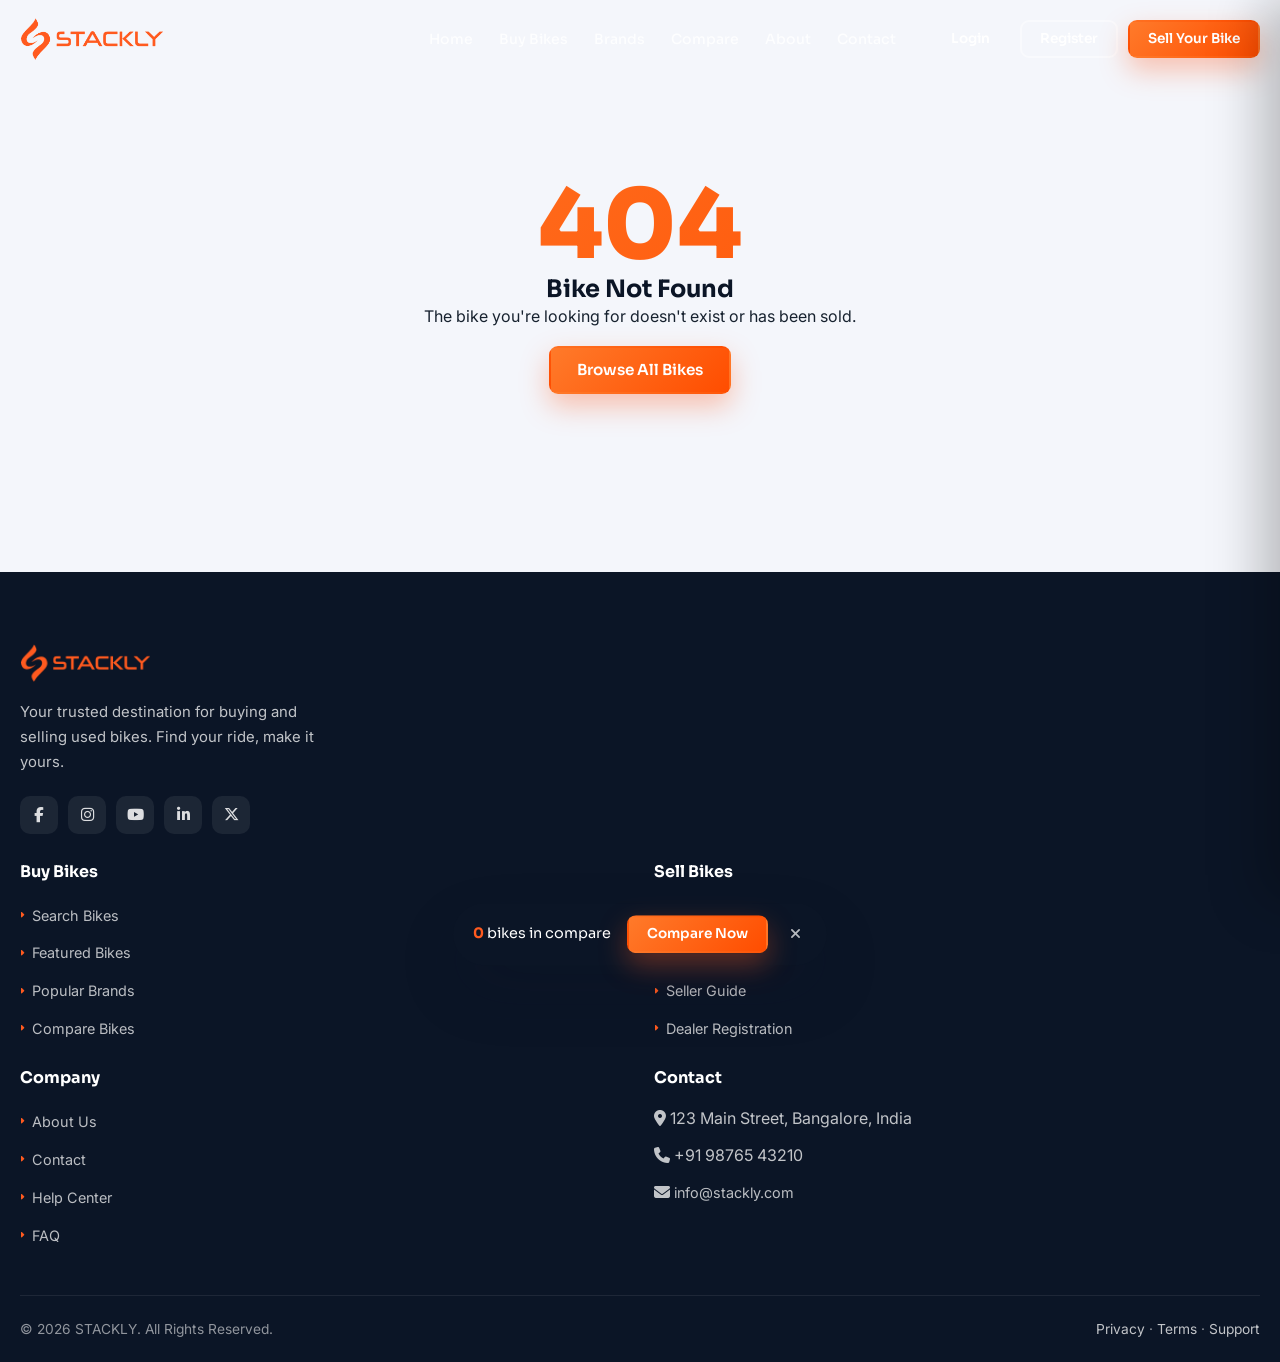
<file: pages/bike-details.html>
<!DOCTYPE html>
<html lang="en">
<head>
  <meta charset="UTF-8">
  <meta name="viewport" content="width=device-width, initial-scale=1.0">
  <title>Bike Details | STACKLY</title>
  <meta name="description" content="View complete details, specifications, gallery and seller information for this used bike on STACKLY.">
  <meta name="theme-color" content="#0b1526">
  <script>document.documentElement.className += " js";</script>
  <meta property="og:type" content="website">
  <meta property="og:site_name" content="STACKLY">
  <meta property="og:title" content="Bike Details | STACKLY">
  <link rel="icon" href="../images/logo/logo.webp" type="image/webp">
  <link rel="preconnect" href="https://fonts.googleapis.com">
  <link rel="preconnect" href="https://fonts.gstatic.com" crossorigin>
  <link href="https://fonts.googleapis.com/css2?family=Inter:wght@400;500;600;700&family=Sora:wght@500;600;700;800&display=swap" rel="stylesheet">
  <link rel="stylesheet" href="https://cdnjs.cloudflare.com/ajax/libs/font-awesome/6.5.2/css/all.min.css">
  <link rel="stylesheet" href="../css/style.css">
  <link rel="stylesheet" href="../css/pages.css">
  <link rel="stylesheet" href="../css/responsive.css">
</head>
<body>

  <!-- ================= PAGE LOADER ================= -->
  <div class="page-loader" id="pageLoader" aria-hidden="true">
    <span class="loader-ring"></span>
    <p>Loading STACKLY&hellip;</p>
  </div>

  <!-- ================= HEADER ================= -->
  <header class="header" id="siteHeader">
    <div class="container header-inner">
      <a href="../index.html" class="logo" aria-label="STACKLY home">
        <img src="../images/logo/logo.webp" alt="STACKLY — used bike marketplace" width="143" height="44">
      </a>
      <nav class="nav" aria-label="Main navigation">
        <ul class="nav-list">
          <li><a href="../index.html" class="nav-link">Home</a></li>
          <li><a href="bikes.html" class="nav-link">Buy Bikes</a></li>
          <li><a href="brands.html" class="nav-link">Brands</a></li>
          <li><a href="compare.html" class="nav-link">Compare</a></li>
          <li><a href="about.html" class="nav-link">About</a></li>
          <li><a href="contact.html" class="nav-link">Contact</a></li>
        </ul>
      </nav>
      <div class="header-actions">
        <a href="login.html" class="btn btn-ghost btn-sm">Login</a>
        <a href="register.html" class="btn btn-outline btn-sm">Register</a>
        <a href="sell-bike.html" class="btn btn-primary btn-sm hide-mobile">Sell Your Bike</a>
        <button class="hamburger" id="menuToggle" aria-label="Open menu" aria-expanded="false" aria-controls="mobileMenu">
          <span></span><span></span><span></span>
        </button>
      </div>
    </div>
  </header>

  <!-- ================= MOBILE MENU ================= -->
  <div class="menu-overlay" id="menuOverlay" aria-hidden="true"></div>
  <div class="mobile-menu" id="mobileMenu" aria-hidden="true">
    <div class="mobile-menu-head">
      <img src="../images/logo/logo.webp" alt="STACKLY" width="132" height="34">
      <button class="menu-close" id="menuClose" aria-label="Close menu"><i class="fa-solid fa-xmark"></i></button>
    </div>
    <nav aria-label="Mobile navigation">
      <ul class="mobile-nav-list">
        <li><a href="../index.html" class="mobile-nav-link"><i class="fa-solid fa-house"></i> Home</a></li>
        <li><a href="bikes.html" class="mobile-nav-link"><i class="fa-solid fa-motorcycle"></i> Buy Bikes</a></li>
        <li><a href="brands.html" class="mobile-nav-link"><i class="fa-solid fa-cube"></i> Brands</a></li>
        <li><a href="compare.html" class="mobile-nav-link"><i class="fa-solid fa-code-compare"></i> Compare</a></li>
        <li><a href="about.html" class="mobile-nav-link"><i class="fa-solid fa-circle-info"></i> About</a></li>
        <li><a href="contact.html" class="mobile-nav-link"><i class="fa-solid fa-envelope"></i> Contact</a></li>
      </ul>
    </nav>
    <div class="mobile-menu-actions">
      <a href="login.html" class="btn btn-outline-dark btn-block">Login</a>
      <a href="register.html" class="btn btn-dark btn-block">Register</a>
      <a href="sell-bike.html" class="btn btn-primary btn-block">Sell Your Bike</a>
    </div>
  </div>
<main id="bikeDetails">
    <!-- ================= DETAILS HERO ================= -->
    <section class="details-hero">
      <div class="container">
        <nav class="breadcrumb-light" aria-label="Breadcrumb">
          <a href="../index.html">Home</a>
          <i class="fa-solid fa-chevron-right"></i>
          <a href="bikes.html">Buy Bikes</a>
          <i class="fa-solid fa-chevron-right"></i>
          <span id="dBrand">Bike</span>
        </nav>

        <div class="details-title-row">
          <div>
            <h1 id="dName">Loading bike details…</h1>
            <p class="bike-tagline" id="dTagline"></p>
            <div class="details-meta">
              <span><i class="fa-solid fa-calendar-days"></i> <span id="dYear">—</span></span>
              <span><i class="fa-solid fa-gauge-high"></i> <span id="dKm">—</span></span>
              <span><i class="fa-solid fa-gas-pump"></i> <span id="dFuel">—</span></span>
              <span><i class="fa-solid fa-gears"></i> <span id="dTrans">—</span></span>
            </div>
            <div class="details-rating mt-12">
              <span class="stars"><i class="fa-solid fa-star"></i> <span id="dRating">—</span></span>
              <span id="dReviews">— reviews</span>
            </div>
          </div>
          <div class="details-price-block">
            <div class="price" id="dPrice">—</div>
            <span class="emi" id="dEmi">—</span>
            <span class="tag" id="dViews"></span>
          </div>
        </div>

        <div class="details-layout">
          <!-- LEFT COLUMN -->
          <div class="details-left">

            <!-- Gallery -->
            <div class="gallery">
              <div class="gallery-main">
                <img id="galleryMainImg" alt="Bike gallery image">
                <button class="gallery-nav prev" id="galleryPrev" aria-label="Previous image"><i class="fa-solid fa-chevron-left"></i></button>
                <button class="gallery-nav next" id="galleryNext" aria-label="Next image"><i class="fa-solid fa-chevron-right"></i></button>
                <button class="gallery-fullscreen" id="galleryFullscreen" aria-label="View fullscreen"><i class="fa-solid fa-expand"></i></button>
              </div>
              <div class="gallery-thumbs" id="galleryThumbs"></div>
            </div>

            <!-- Overview -->
            <div class="details-content">
              <h2>Overview</h2>
              <div id="dDesc"></div>
            </div>

            <!-- Specifications -->
            <div class="details-content">
              <h2>Specifications</h2>
              <table class="spec-table" id="dSpecs"></table>
            </div>

          </div>

          <!-- RIGHT SIDEBAR -->
          <aside class="details-sidebar">
            <div class="side-card">
              <h3><i class="fa-solid fa-bolt"></i> Quick Overview</h3>
              <div class="key-specs">
                <div class="key-spec"><i class="fa-solid fa-road"></i><div><small>KM Driven</small><b id="dKm2">—</b></div></div>
                <div class="key-spec"><i class="fa-solid fa-user"></i><div><small>Owners</small><b id="dOwner">—</b></div></div>
                <div class="key-spec"><i class="fa-solid fa-calendar-check"></i><div><small>Reg. Year</small><b id="dRegYear">—</b></div></div>
                <div class="key-spec"><i class="fa-solid fa-shield-heart"></i><div><small>Condition</small><b id="dCondition">—</b></div></div>
              </div>
              <div class="detail-actions mt-20">
                <a href="404.html" class="btn btn-primary" id="dContactSeller"><i class="fa-solid fa-envelope"></i> Contact Seller</a>
                <a href="404.html" class="btn btn-call" id="dCallSeller"><i class="fa-solid fa-phone"></i> Call Seller</a>
                <a href="404.html" class="btn btn-whatsapp btn-wide" id="dWhatsApp"><i class="fa-brands fa-whatsapp"></i> WhatsApp Seller</a>
                <a href="404.html" class="btn btn-outline-dark" id="dFav"><i class="fa-regular fa-heart"></i> Add to Favorites</a>
                <a href="404.html" class="btn btn-outline-dark" id="dCompare"><i class="fa-solid fa-code-compare"></i> Compare</a>
              </div>
            </div>

            <div class="side-card">
              <h3><i class="fa-solid fa-location-dot"></i> Location</h3>
              <p class="mb-16 text-muted text-sm"><b id="dLocation">—</b></p>
              <div class="map-embed">
                <iframe id="dMapEmbed"
                  src="https://www.google.com/maps?q=India&output=embed"
                  width="100%" height="220" style="border:0;border-radius:12px;"
                  allowfullscreen="" loading="lazy"
                  referrerpolicy="no-referrer-when-downgrade"
                  title="Bike location map"></iframe>
              </div>
            </div>

            <div class="side-card">
              <h3><i class="fa-solid fa-list-check"></i> Features</h3>
              <ul class="feature-list" id="dFeatures"></ul>
            </div>

            <div class="side-card">
              <h3><i class="fa-solid fa-user-check"></i> Seller Information</h3>
              <div class="seller-info-box">
                <img src="../images/users/user-1.webp" alt="Seller avatar">
                <div class="info">
                  <b>Verified Seller</b>
                  <span>Based in <span id="dLocation2">—</span> &middot; Member since 2021 &middot; <span class="seller-badge"><i class="fa-solid fa-circle-check"></i> Identity verified</span></span>
                </div>
                <a href="404.html" class="btn btn-primary btn-block" id="dContactSeller2"><i class="fa-solid fa-envelope"></i> Contact Seller</a>
              </div>
            </div>

            <div class="safety-strip">
              <i class="fa-solid fa-shield-halved"></i>
              <div><b>STACKLY Safety Tip</b><br>Inspect the bike in person and verify all original documents before completing the payment.</div>
            </div>
          </aside>
        </div>
      </div>
    </section>

    <!-- ================= SIMILAR BIKES ================= -->
    <section class="section section-white">
      <div class="container">
        <div class="section-head center reveal">
          <span class="eyebrow">Keep Exploring</span>
          <h2 class="section-title">Similar <span class="accent">Bikes</span></h2>
          <p class="section-subtitle">More bikes you might like from trusted sellers.</p>
        </div>
        <div class="grid grid-cards-lg" id="similarBikes"></div>
      </div>
    </section>
  </main>

  <!-- ================= NOT FOUND ================= -->
  <section class="section is-hidden" id="bikeNotFound">
    <div class="container">
      <div class="notfound">
        <div class="nf-code">404</div>
        <h2>Bike Not Found</h2>
        <p class="mb-16" class="text-muted">The bike you're looking for doesn't exist or has been sold.</p>
        <a href="bikes.html" class="btn btn-primary">Browse All Bikes</a>
      </div>
    </div>
  </section>

  <!-- ================= FOOTER ================= -->
  <footer class="footer">
    <div class="container">
      <div class="footer-grid">
        <div class="footer-col">
          <a href="../index.html" aria-label="STACKLY home" class="footer-logo-link"><img class="footer-logo" src="../images/logo/logo.webp" alt="STACKLY logo" width="150" height="38"></a>
          <p class="footer-about">Your trusted destination for buying and selling used bikes. Find your ride, make it yours.</p>
          <div class="footer-socials">
            <a href="404.html" aria-label="Facebook"><i class="fa-brands fa-facebook-f"></i></a>
            <a href="404.html" aria-label="Instagram"><i class="fa-brands fa-instagram"></i></a>
            <a href="404.html" aria-label="YouTube"><i class="fa-brands fa-youtube"></i></a>
            <a href="404.html" aria-label="LinkedIn"><i class="fa-brands fa-linkedin-in"></i></a>
            <a href="404.html" aria-label="X (Twitter)"><i class="fa-brands fa-x-twitter"></i></a>
          </div>
        </div>
        <div class="footer-col">
          <h4>Buy Bikes</h4>
          <ul class="footer-links">
            <li><a href="bikes.html"><i class="fa-solid fa-caret-right"></i> Search Bikes</a></li>
            <li><a href="404.html"><i class="fa-solid fa-caret-right"></i> Featured Bikes</a></li>
            <li><a href="brands.html"><i class="fa-solid fa-caret-right"></i> Popular Brands</a></li>
            <li><a href="compare.html"><i class="fa-solid fa-caret-right"></i> Compare Bikes</a></li>
          </ul>
        </div>
        <div class="footer-col">
          <h4>Sell Bikes</h4>
          <ul class="footer-links">
            <li><a href="sell-bike.html"><i class="fa-solid fa-caret-right"></i> Sell Your Bike</a></li>
            <li><a href="404.html"><i class="fa-solid fa-caret-right"></i> Price Estimator</a></li>
            <li><a href="sell-bike.html"><i class="fa-solid fa-caret-right"></i> Seller Guide</a></li>
            <li><a href="contact.html"><i class="fa-solid fa-caret-right"></i> Dealer Registration</a></li>
          </ul>
        </div>
        <div class="footer-col">
          <h4>Company</h4>
          <ul class="footer-links">
            <li><a href="about.html"><i class="fa-solid fa-caret-right"></i> About Us</a></li>
            <li><a href="contact.html"><i class="fa-solid fa-caret-right"></i> Contact</a></li>
            <li><a href="contact.html"><i class="fa-solid fa-caret-right"></i> Help Center</a></li>
            <li><a href="contact.html"><i class="fa-solid fa-caret-right"></i> FAQ</a></li>
          </ul>
        </div>
        <div class="footer-col">
          <h4>Contact</h4>
          <ul class="footer-links">
            <li><i class="fa-solid fa-location-dot"></i> 123 Main Street, Bangalore, India</li>
            <li><i class="fa-solid fa-phone"></i> +91 98765 43210</li>
            <li><i class="fa-solid fa-envelope"></i> <a href="mailto:info@stackly.com">info@stackly.com</a></li>
          </ul>
        </div>
      </div>
      <div class="footer-bottom">
        <span>© 2026 STACKLY. All Rights Reserved.</span>
        <span><a href="404.html">Privacy</a> &middot; <a href="404.html">Terms</a> &middot; <a href="404.html">Support</a></span>
      </div>
    </div>
  </footer>

  <script src="../js/script.js"></script>
  <script src="../js/bikes.js"></script>
  <script src="../js/gallery.js"></script>
</body>
</html>
</file>
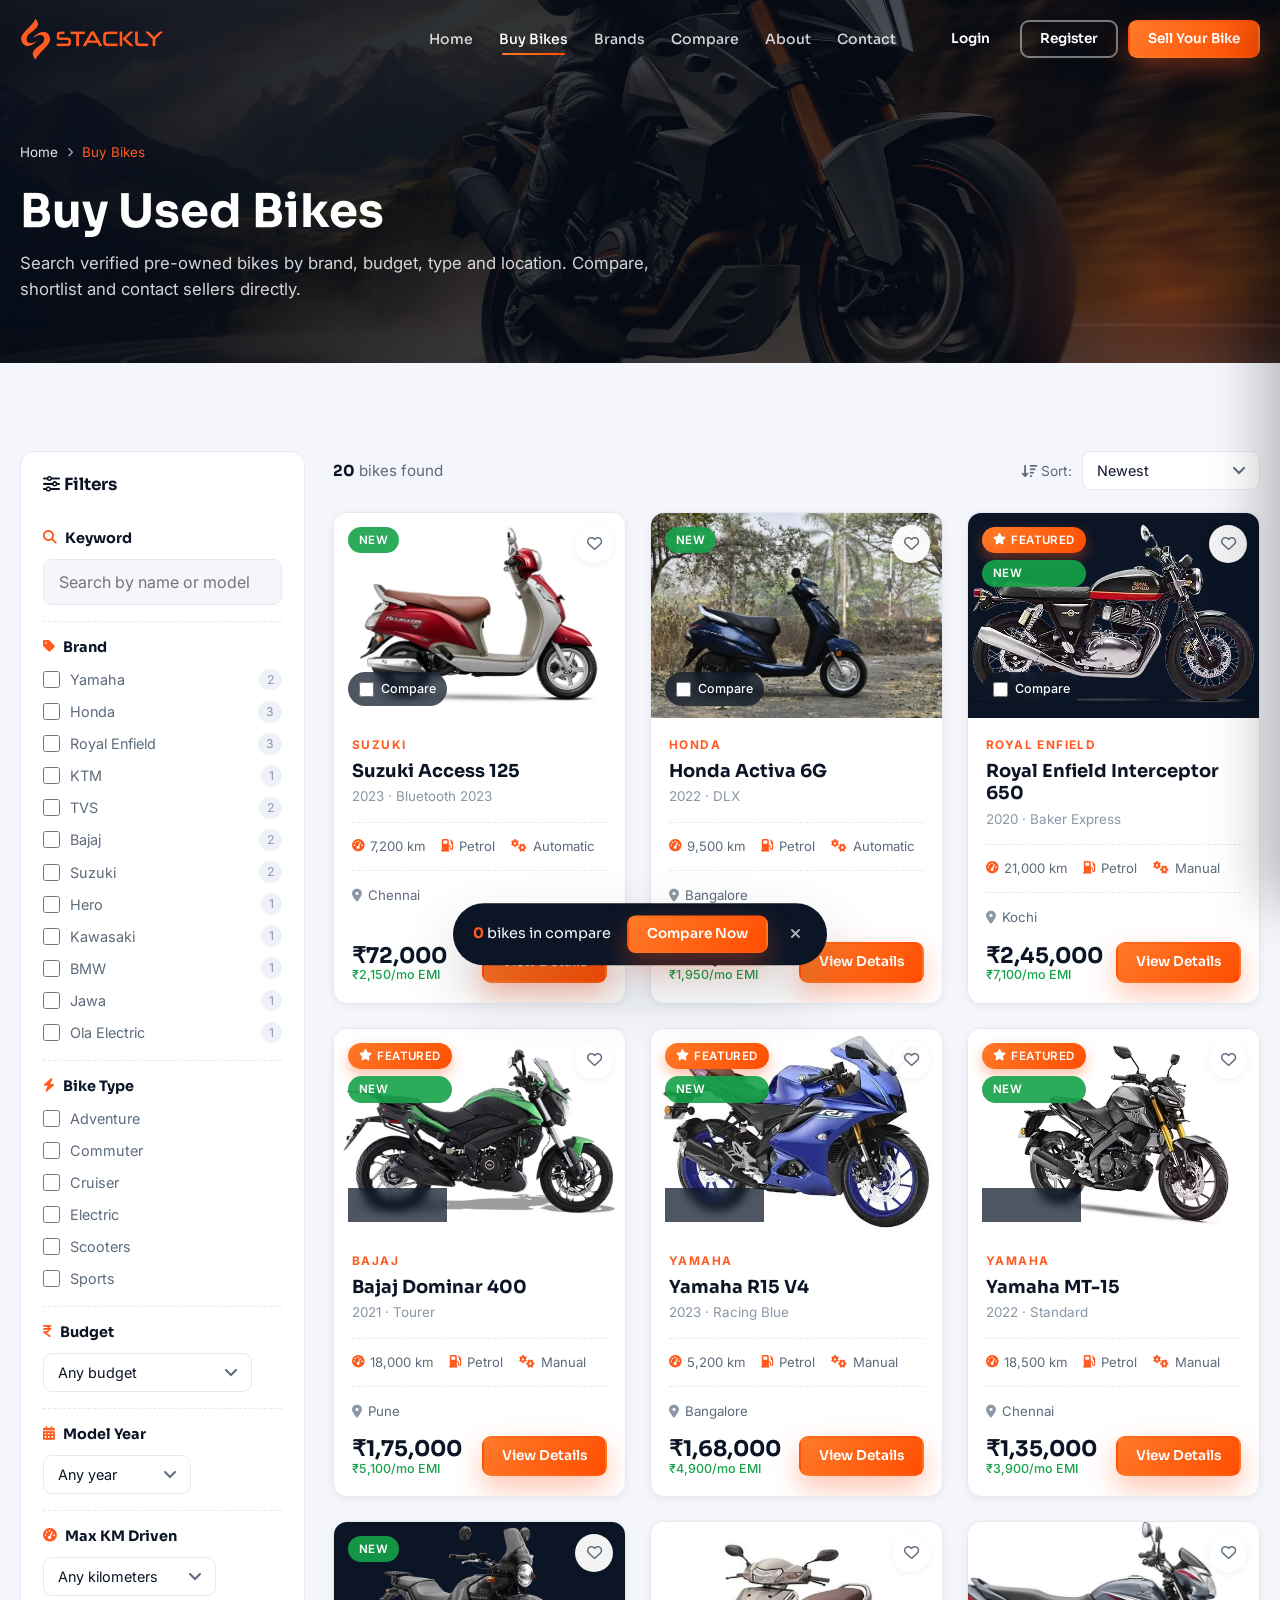
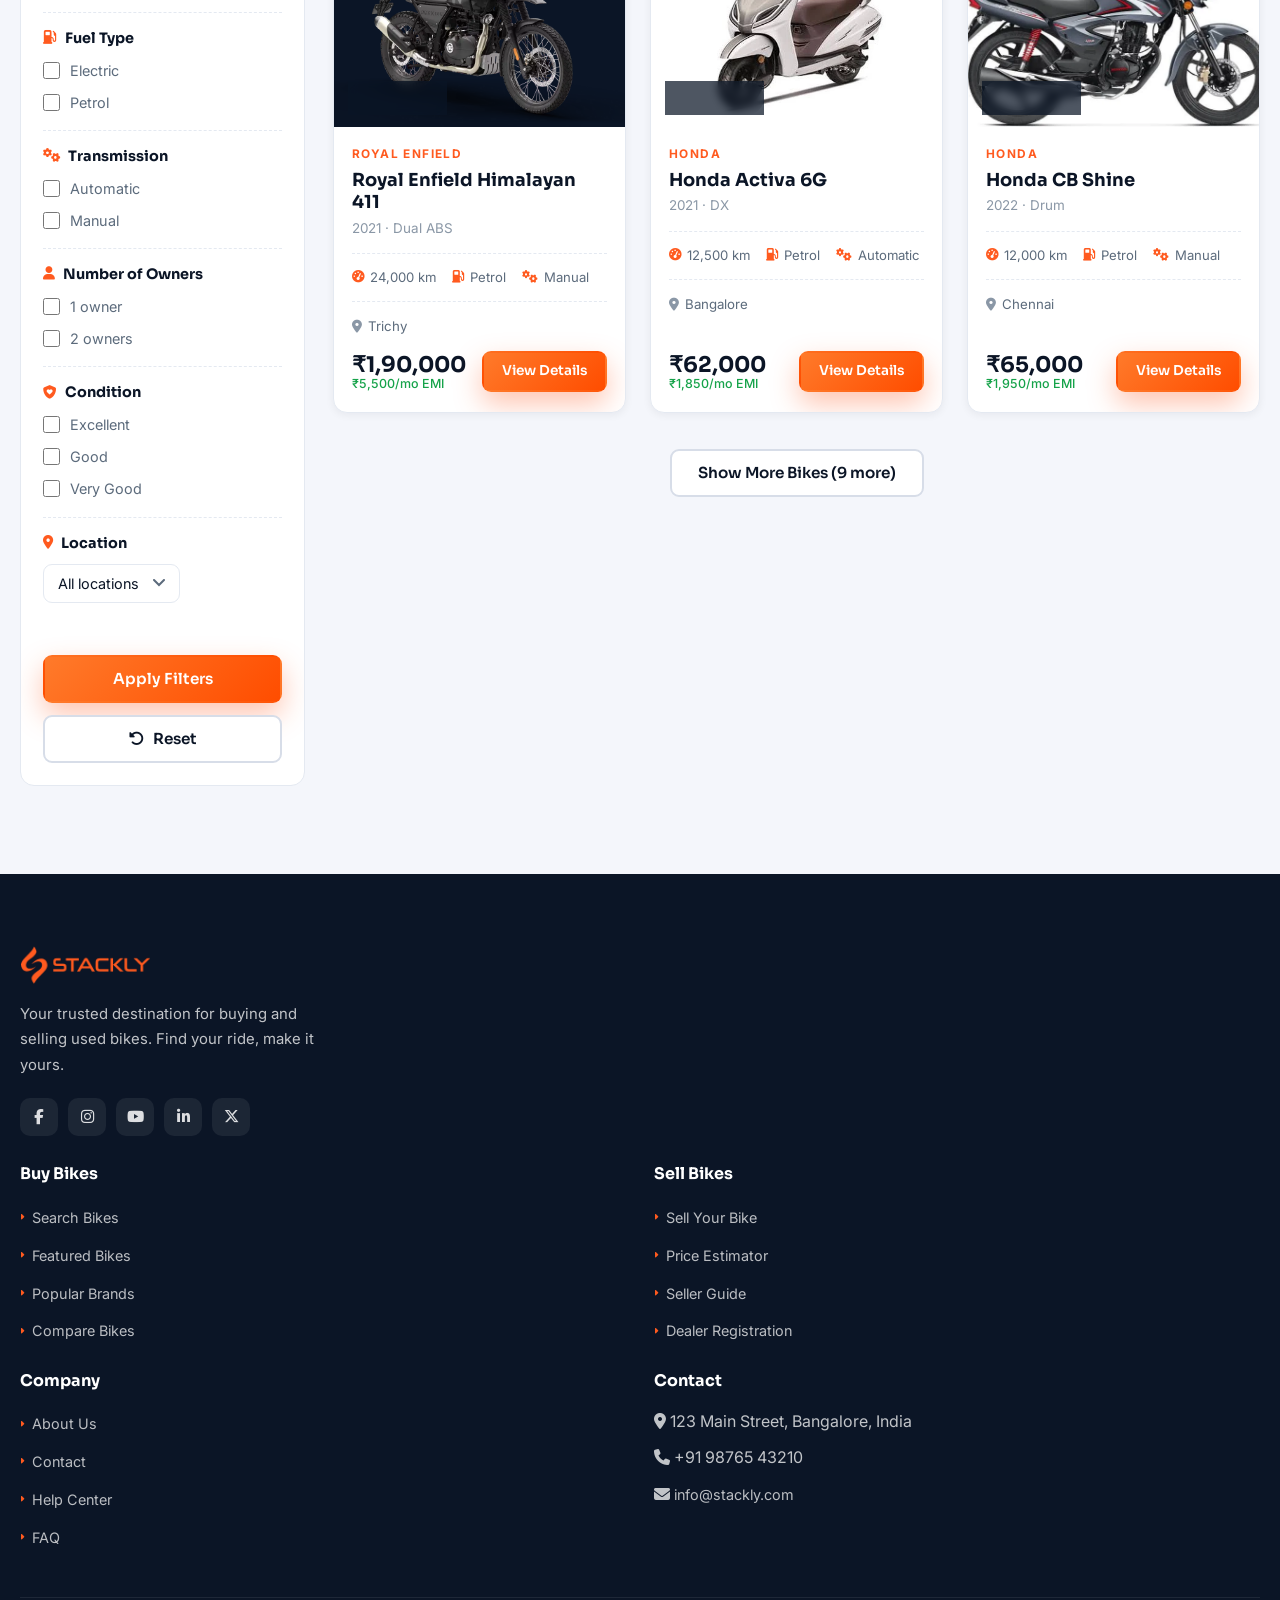
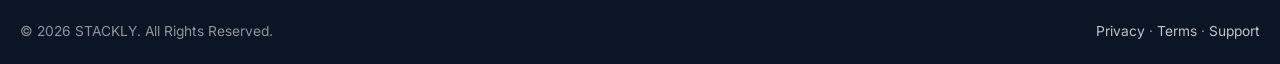
<file: pages/bikes.html>
<!DOCTYPE html>
<html lang="en">
<head>
  <meta charset="UTF-8">
  <meta name="viewport" content="width=device-width, initial-scale=1.0">
  <title>Buy Used Bikes | STACKLY</title>
  <meta name="description" content="Browse and search verified used bikes, scooters and motorcycles by brand, budget, type and location on STACKLY.">
  <meta name="keywords" content="buy used bikes, used bikes for sale, second hand bikes, used motorcycles, scooters near me">
  <meta name="theme-color" content="#0b1526">
  <script>document.documentElement.className += " js";</script>
  <meta property="og:type" content="website">
  <meta property="og:site_name" content="STACKLY">
  <meta property="og:title" content="Buy Used Bikes | STACKLY">
  <meta property="og:description" content="Browse and search verified used bikes on STACKLY.">
  <meta property="og:image" content="../images/banners/hero-banner.webp">
  <link rel="icon" href="../images/logo/logo.webp" type="image/webp">
  <link rel="preconnect" href="https://fonts.googleapis.com">
  <link rel="preconnect" href="https://fonts.gstatic.com" crossorigin>
  <link href="https://fonts.googleapis.com/css2?family=Inter:wght@400;500;600;700&family=Sora:wght@500;600;700;800&display=swap" rel="stylesheet">
  <link rel="stylesheet" href="https://cdnjs.cloudflare.com/ajax/libs/font-awesome/6.5.2/css/all.min.css">
  <link rel="stylesheet" href="../css/style.css">
  <link rel="stylesheet" href="../css/pages.css">
  <link rel="stylesheet" href="../css/responsive.css">
</head>
<body id="bikeListing">

  <!-- ================= PAGE LOADER ================= -->
  <div class="page-loader" id="pageLoader" aria-hidden="true">
    <span class="loader-ring"></span>
    <p>Loading STACKLY&hellip;</p>
  </div>

  <!-- ================= HEADER ================= -->
  <header class="header" id="siteHeader">
    <div class="container header-inner">
      <a href="../index.html" class="logo" aria-label="STACKLY home">
        <img src="../images/logo/logo.webp" alt="STACKLY — used bike marketplace" width="143" height="44">
      </a>
      <nav class="nav" aria-label="Main navigation">
        <ul class="nav-list">
          <li><a href="../index.html" class="nav-link">Home</a></li>
          <li><a href="bikes.html" class="nav-link active">Buy Bikes</a></li>
          <li><a href="brands.html" class="nav-link">Brands</a></li>
          <li><a href="compare.html" class="nav-link">Compare</a></li>
          <li><a href="about.html" class="nav-link">About</a></li>
          <li><a href="contact.html" class="nav-link">Contact</a></li>
        </ul>
      </nav>
      <div class="header-actions">
        <a href="login.html" class="btn btn-ghost btn-sm">Login</a>
        <a href="register.html" class="btn btn-outline btn-sm">Register</a>
        <a href="sell-bike.html" class="btn btn-primary btn-sm hide-mobile">Sell Your Bike</a>
        <button class="hamburger" id="menuToggle" aria-label="Open menu" aria-expanded="false" aria-controls="mobileMenu">
          <span></span><span></span><span></span>
        </button>
      </div>
    </div>
  </header>

  <!-- ================= MOBILE MENU ================= -->
  <div class="menu-overlay" id="menuOverlay" aria-hidden="true"></div>
  <div class="mobile-menu" id="mobileMenu" aria-hidden="true">
    <div class="mobile-menu-head">
      <img src="../images/logo/logo.webp" alt="STACKLY" width="132" height="34">
      <button class="menu-close" id="menuClose" aria-label="Close menu"><i class="fa-solid fa-xmark"></i></button>
    </div>
    <nav aria-label="Mobile navigation">
      <ul class="mobile-nav-list">
        <li><a href="../index.html" class="mobile-nav-link"><i class="fa-solid fa-house"></i> Home</a></li>
        <li><a href="bikes.html" class="mobile-nav-link active"><i class="fa-solid fa-motorcycle"></i> Buy Bikes</a></li>
        <li><a href="brands.html" class="mobile-nav-link"><i class="fa-solid fa-cube"></i> Brands</a></li>
        <li><a href="compare.html" class="mobile-nav-link"><i class="fa-solid fa-code-compare"></i> Compare</a></li>
        <li><a href="about.html" class="mobile-nav-link"><i class="fa-solid fa-circle-info"></i> About</a></li>
        <li><a href="contact.html" class="mobile-nav-link"><i class="fa-solid fa-envelope"></i> Contact</a></li>
      </ul>
    </nav>
    <div class="mobile-menu-actions">
      <a href="login.html" class="btn btn-outline-dark btn-block">Login</a>
      <a href="register.html" class="btn btn-dark btn-block">Register</a>
      <a href="sell-bike.html" class="btn btn-primary btn-block">Sell Your Bike</a>
    </div>
  </div>



  <main>
    <!-- ================= PAGE HERO ================= -->
    <section class="page-hero hero-home">
      <div class="container">
        <nav class="breadcrumb" aria-label="Breadcrumb">
          <a href="../index.html">Home</a>
          <i class="fa-solid fa-chevron-right"></i>
          <span>Buy Bikes</span>
        </nav>
        <div class="page-hero-inner">
          <h1>Buy Used Bikes</h1>
          <p>Search verified pre-owned bikes by brand, budget, type and location. Compare, shortlist and contact sellers directly.</p>
        </div>
      </div>
    </section>

    <!-- ================= LISTINGS ================= -->
    <section class="section">
      <div class="container">
        <div class="bikes-layout">
          <!-- Filter sidebar -->
          <aside class="filter-panel" id="filterPanel" aria-label="Bike filters">
            <div class="filter-panel-head">
              <h3><i class="fa-solid fa-sliders"></i> Filters</h3>
              <button class="icon-btn filter-toggle" id="filterToggle" aria-label="Toggle filters" aria-expanded="false">
                <i class="fa-solid fa-xmark"></i>
              </button>
            </div>
            <div id="filterBody"></div>
            <div class="filter-actions">
              <a href="javascript:void(0)" class="btn btn-primary" id="applyFilters"> Apply Filters</a>
              <button class="btn btn-outline-dark" id="resetFilters"><i class="fa-solid fa-rotate-left"></i> Reset</button>
            </div>
          </aside>

          <!-- Results -->
          <div>
            <div class="results-bar">
              <div class="results-count" id="resultsCount">Loading bikes…</div>
              <div class="results-actions">
                <button class="btn btn-outline-dark btn-sm filter-open-btn" id="filtersOpenBtn" type="button" aria-label="Toggle filters" aria-controls="filterPanel">
                  <i class="fa-solid fa-sliders"></i> Filters
                </button>
                <div class="sort-box">
                  <label for="bikesSort"><i class="fa-solid fa-arrow-down-wide-short"></i> Sort:</label>
                  <select class="sort-select" id="bikesSort">
                    <option value="newest">Newest</option>
                    <option value="price-low">Price: Low to High</option>
                    <option value="price-high">Price: High to Low</option>
                    <option value="views">Most Viewed</option>
                  </select>
                </div>
              </div>
            </div>

            <div class="bikes-grid" id="bikesGrid"><!-- injected by JS --></div>

            <div class="empty-state is-hidden" id="emptyState">
              <i class="fa-solid fa-magnifying-glass"></i>
              <h3>No bikes found</h3>
              <p>Try adjusting your filters or resetting the search to see more bikes.</p>
              <button class="btn btn-primary" onclick="document.getElementById('resetFilters').click()">Reset Filters</button>
            </div>

            <div class="load-more-wrap is-hidden" id="loadMoreWrap">
              <button class="btn btn-outline-dark" id="loadMoreBtn">Show More Bikes</button>
            </div>
          </div>
        </div>
      </div>
    </section>
  </main>

  <!-- ================= FOOTER ================= -->
  <footer class="footer">
    <div class="container">
      <div class="footer-grid">
        <div class="footer-col">
          <a href="../index.html" aria-label="STACKLY home" class="footer-logo-link"><img class="footer-logo" src="../images/logo/logo.webp" alt="STACKLY logo" width="150" height="38"></a>
          <p class="footer-about">Your trusted destination for buying and selling used bikes. Find your ride, make it yours.</p>
          <div class="footer-socials">
            <a href="404.html" aria-label="Facebook"><i class="fa-brands fa-facebook-f"></i></a>
            <a href="404.html" aria-label="Instagram"><i class="fa-brands fa-instagram"></i></a>
            <a href="404.html" aria-label="YouTube"><i class="fa-brands fa-youtube"></i></a>
            <a href="404.html" aria-label="LinkedIn"><i class="fa-brands fa-linkedin-in"></i></a>
            <a href="404.html" aria-label="X (Twitter)"><i class="fa-brands fa-x-twitter"></i></a>
          </div>
        </div>
        <div class="footer-col">
          <h4>Buy Bikes</h4>
          <ul class="footer-links">
            <li><a href="bikes.html"><i class="fa-solid fa-caret-right"></i> Search Bikes</a></li>
            <li><a href="404.html"><i class="fa-solid fa-caret-right"></i> Featured Bikes</a></li>
            <li><a href="brands.html"><i class="fa-solid fa-caret-right"></i> Popular Brands</a></li>
            <li><a href="compare.html"><i class="fa-solid fa-caret-right"></i> Compare Bikes</a></li>
          </ul>
        </div>
        <div class="footer-col">
          <h4>Sell Bikes</h4>
          <ul class="footer-links">
            <li><a href="sell-bike.html"><i class="fa-solid fa-caret-right"></i> Sell Your Bike</a></li>
            <li><a href="404.html"><i class="fa-solid fa-caret-right"></i> Price Estimator</a></li>
            <li><a href="sell-bike.html"><i class="fa-solid fa-caret-right"></i> Seller Guide</a></li>
            <li><a href="contact.html"><i class="fa-solid fa-caret-right"></i> Dealer Registration</a></li>
          </ul>
        </div>
        <div class="footer-col">
          <h4>Company</h4>
          <ul class="footer-links">
            <li><a href="about.html"><i class="fa-solid fa-caret-right"></i> About Us</a></li>
            <li><a href="contact.html"><i class="fa-solid fa-caret-right"></i> Contact</a></li>
            <li><a href="contact.html"><i class="fa-solid fa-caret-right"></i> Help Center</a></li>
            <li><a href="contact.html"><i class="fa-solid fa-caret-right"></i> FAQ</a></li>
          </ul>
        </div>
        <div class="footer-col">
          <h4>Contact</h4>
          <ul class="footer-links">
            <li><i class="fa-solid fa-location-dot"></i> 123 Main Street, Bangalore, India</li>
            <li><i class="fa-solid fa-phone"></i> +91 98765 43210</li>
            <li><i class="fa-solid fa-envelope"></i> <a href="mailto:info@stackly.com">info@stackly.com</a></li>
          </ul>
        </div>
      </div>
      <div class="footer-bottom">
        <span>© 2026 STACKLY. All Rights Reserved.</span>
        <span><a href="404.html">Privacy</a> &middot; <a href="404.html">Terms</a> &middot; <a href="404.html">Support</a></span>
      </div>
    </div>
  </footer>

  <script src="../js/script.js"></script>
  <script src="../js/bikes.js"></script>
  <script src="../js/filter.js"></script>
</body>
</html>
</file>
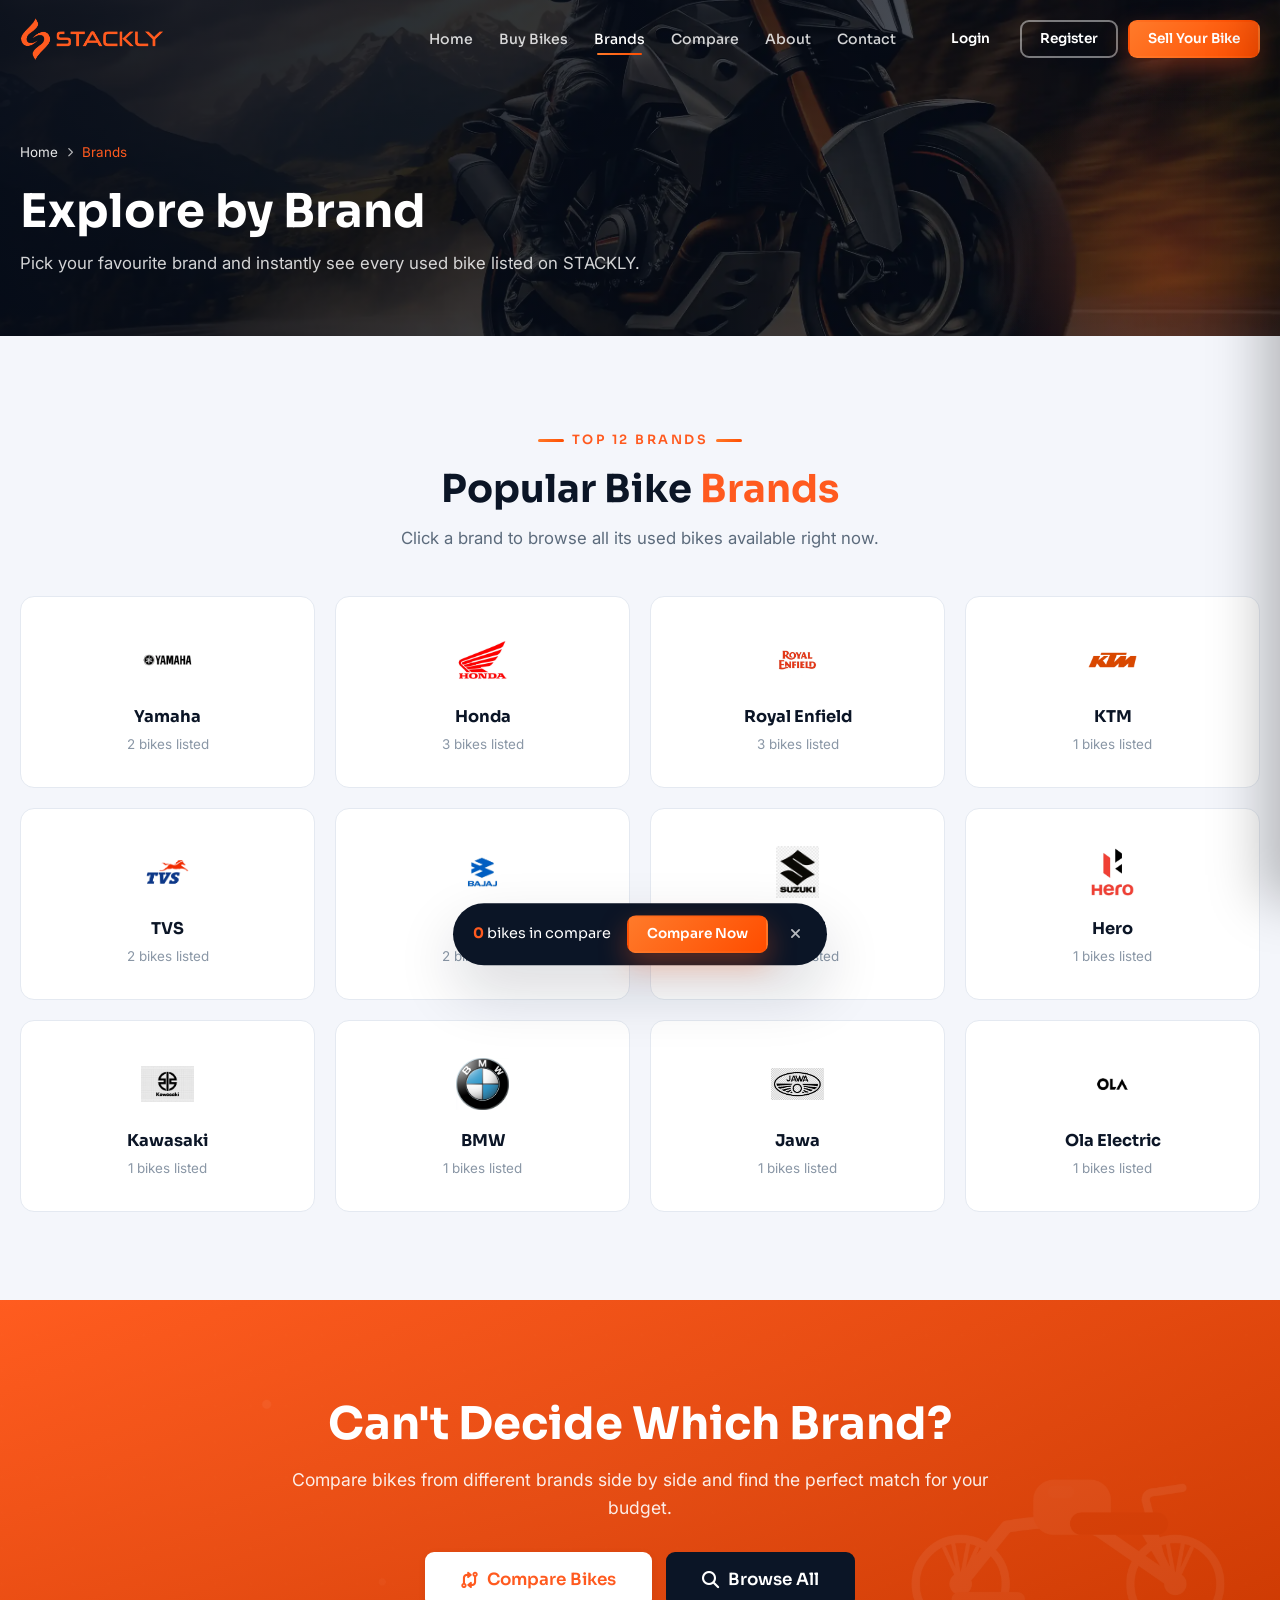
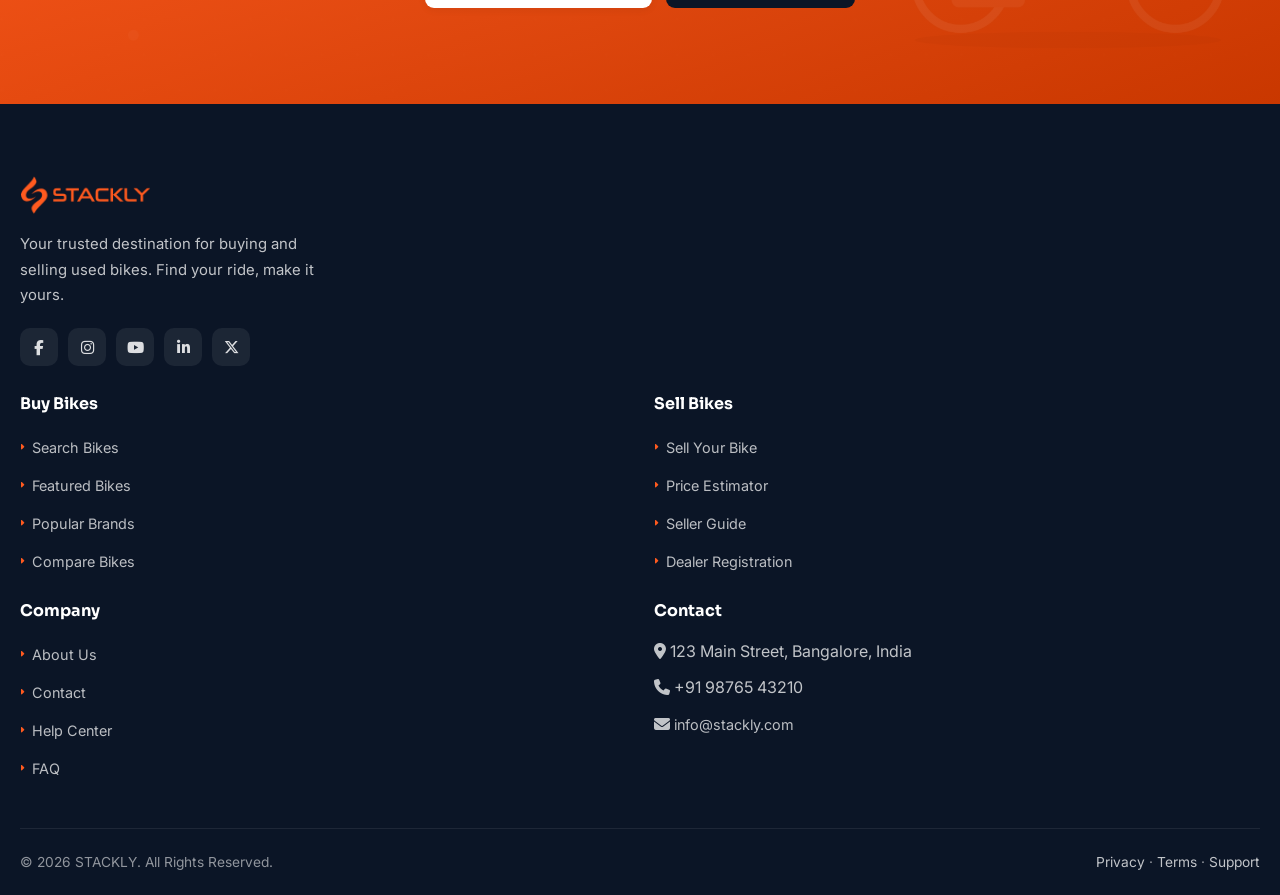
<file: pages/brands.html>
<!DOCTYPE html>
<html lang="en">
<head>
  <meta charset="UTF-8">
  <meta name="viewport" content="width=device-width, initial-scale=1.0">
  <title>Browse Bike Brands | STACKLY</title>
  <meta name="description" content="Explore used bikes by brand — Yamaha, Honda, Royal Enfield, KTM, TVS, Bajaj, Suzuki, Hero, Kawasaki, BMW, Jawa and more.">
  <meta name="keywords" content="bike brands, yamaha, honda, royal enfield, ktm, used bikes by brand">
  <meta name="theme-color" content="#0b1526">
  <script>document.documentElement.className += " js";</script>
  <meta property="og:type" content="website">
  <meta property="og:site_name" content="STACKLY">
  <meta property="og:title" content="Browse Bike Brands | STACKLY">
  <link rel="icon" href="../images/logo/logo.webp" type="image/webp">
  <link rel="preconnect" href="https://fonts.googleapis.com">
  <link rel="preconnect" href="https://fonts.gstatic.com" crossorigin>
  <link href="https://fonts.googleapis.com/css2?family=Inter:wght@400;500;600;700&family=Sora:wght@500;600;700;800&display=swap" rel="stylesheet">
  <link rel="stylesheet" href="https://cdnjs.cloudflare.com/ajax/libs/font-awesome/6.5.2/css/all.min.css">
  <link rel="stylesheet" href="../css/style.css">
  <link rel="stylesheet" href="../css/pages.css">
  <link rel="stylesheet" href="../css/responsive.css">
</head>
<body>

  <!-- ================= PAGE LOADER ================= -->
  <div class="page-loader" id="pageLoader" aria-hidden="true">
    <span class="loader-ring"></span>
    <p>Loading STACKLY&hellip;</p>
  </div>

  <!-- ================= HEADER ================= -->
  <header class="header" id="siteHeader">
    <div class="container header-inner">
      <a href="../index.html" class="logo" aria-label="STACKLY home">
        <img src="../images/logo/logo.webp" alt="STACKLY — used bike marketplace" width="143" height="44">
      </a>
      <nav class="nav" aria-label="Main navigation">
        <ul class="nav-list">
          <li><a href="../index.html" class="nav-link">Home</a></li>
          <li><a href="bikes.html" class="nav-link">Buy Bikes</a></li>
          <li><a href="brands.html" class="nav-link active">Brands</a></li>
          <li><a href="compare.html" class="nav-link">Compare</a></li>
          <li><a href="about.html" class="nav-link">About</a></li>
          <li><a href="contact.html" class="nav-link">Contact</a></li>
        </ul>
      </nav>
      <div class="header-actions">
        <a href="login.html" class="btn btn-ghost btn-sm">Login</a>
        <a href="register.html" class="btn btn-outline btn-sm">Register</a>
        <a href="sell-bike.html" class="btn btn-primary btn-sm hide-mobile">Sell Your Bike</a>
        <button class="hamburger" id="menuToggle" aria-label="Open menu" aria-expanded="false" aria-controls="mobileMenu">
          <span></span><span></span><span></span>
        </button>
      </div>
    </div>
  </header>

  <!-- ================= MOBILE MENU ================= -->
  <div class="menu-overlay" id="menuOverlay" aria-hidden="true"></div>
  <div class="mobile-menu" id="mobileMenu" aria-hidden="true">
    <div class="mobile-menu-head">
      <img src="../images/logo/logo.webp" alt="STACKLY" width="132" height="34">
      <button class="menu-close" id="menuClose" aria-label="Close menu"><i class="fa-solid fa-xmark"></i></button>
    </div>
    <nav aria-label="Mobile navigation">
      <ul class="mobile-nav-list">
        <li><a href="../index.html" class="mobile-nav-link"><i class="fa-solid fa-house"></i> Home</a></li>
        <li><a href="bikes.html" class="mobile-nav-link"><i class="fa-solid fa-motorcycle"></i> Buy Bikes</a></li>
        <li><a href="brands.html" class="mobile-nav-link active"><i class="fa-solid fa-cube"></i> Brands</a></li>
        <li><a href="compare.html" class="mobile-nav-link"><i class="fa-solid fa-code-compare"></i> Compare</a></li>
        <li><a href="about.html" class="mobile-nav-link"><i class="fa-solid fa-circle-info"></i> About</a></li>
        <li><a href="contact.html" class="mobile-nav-link"><i class="fa-solid fa-envelope"></i> Contact</a></li>
      </ul>
    </nav>
    <div class="mobile-menu-actions">
      <a href="login.html" class="btn btn-outline-dark btn-block">Login</a>
      <a href="register.html" class="btn btn-dark btn-block">Register</a>
      <a href="sell-bike.html" class="btn btn-primary btn-block">Sell Your Bike</a>
    </div>
  </div>



  <main>
    <!-- ================= PAGE HERO ================= -->
    <section class="page-hero hero-home">
      <div class="container">
        <nav class="breadcrumb" aria-label="Breadcrumb">
          <a href="../index.html">Home</a>
          <i class="fa-solid fa-chevron-right"></i>
          <span>Brands</span>
        </nav>
        <div class="page-hero-inner">
          <h1>Explore by Brand</h1>
          <p>Pick your favourite brand and instantly see every used bike listed on STACKLY.</p>
        </div>
      </div>
    </section>

    <section class="section">
      <div class="container">
        <div class="section-head center reveal">
          <span class="eyebrow">Top 12 Brands</span>
          <h2 class="section-title">Popular Bike <span class="accent">Brands</span></h2>
          <p class="section-subtitle">Click a brand to browse all its used bikes available right now.</p>
        </div>
        <div class="brand-showcase" id="brandsGrid"><!-- injected by JS --></div>
      </div>
    </section>

    <!-- ================= CTA ================= -->
    <section class="cta-section cta-bg">
      <div class="container">
        <div class="cta-inner reveal">
          <h2>Can't Decide Which Brand?</h2>
          <p>Compare bikes from different brands side by side and find the perfect match for your budget.</p>
          <div class="cta-actions">
            <a href="compare.html" class="btn btn-light btn-lg"><i class="fa-solid fa-code-compare"></i> Compare Bikes</a>
            <a href="bikes.html" class="btn btn-dark btn-lg"><i class="fa-solid fa-magnifying-glass"></i> Browse All</a>
          </div>
        </div>
      </div>
    </section>
  </main>

  <!-- ================= FOOTER ================= -->
  <footer class="footer">
    <div class="container">
      <div class="footer-grid">
        <div class="footer-col">
          <a href="../index.html" aria-label="STACKLY home" class="footer-logo-link"><img class="footer-logo" src="../images/logo/logo.webp" alt="STACKLY logo" width="150" height="38"></a>
          <p class="footer-about">Your trusted destination for buying and selling used bikes. Find your ride, make it yours.</p>
          <div class="footer-socials">
            <a href="404.html" aria-label="Facebook"><i class="fa-brands fa-facebook-f"></i></a>
            <a href="404.html" aria-label="Instagram"><i class="fa-brands fa-instagram"></i></a>
            <a href="404.html" aria-label="YouTube"><i class="fa-brands fa-youtube"></i></a>
            <a href="404.html" aria-label="LinkedIn"><i class="fa-brands fa-linkedin-in"></i></a>
            <a href="404.html" aria-label="X (Twitter)"><i class="fa-brands fa-x-twitter"></i></a>
          </div>
        </div>
        <div class="footer-col">
          <h4>Buy Bikes</h4>
          <ul class="footer-links">
            <li><a href="bikes.html"><i class="fa-solid fa-caret-right"></i> Search Bikes</a></li>
            <li><a href="404.html"><i class="fa-solid fa-caret-right"></i> Featured Bikes</a></li>
            <li><a href="brands.html"><i class="fa-solid fa-caret-right"></i> Popular Brands</a></li>
            <li><a href="compare.html"><i class="fa-solid fa-caret-right"></i> Compare Bikes</a></li>
          </ul>
        </div>
        <div class="footer-col">
          <h4>Sell Bikes</h4>
          <ul class="footer-links">
            <li><a href="sell-bike.html"><i class="fa-solid fa-caret-right"></i> Sell Your Bike</a></li>
            <li><a href="404.html"><i class="fa-solid fa-caret-right"></i> Price Estimator</a></li>
            <li><a href="sell-bike.html"><i class="fa-solid fa-caret-right"></i> Seller Guide</a></li>
            <li><a href="contact.html"><i class="fa-solid fa-caret-right"></i> Dealer Registration</a></li>
          </ul>
        </div>
        <div class="footer-col">
          <h4>Company</h4>
          <ul class="footer-links">
            <li><a href="about.html"><i class="fa-solid fa-caret-right"></i> About Us</a></li>
            <li><a href="contact.html"><i class="fa-solid fa-caret-right"></i> Contact</a></li>
            <li><a href="contact.html"><i class="fa-solid fa-caret-right"></i> Help Center</a></li>
            <li><a href="contact.html"><i class="fa-solid fa-caret-right"></i> FAQ</a></li>
          </ul>
        </div>
        <div class="footer-col">
          <h4>Contact</h4>
          <ul class="footer-links">
            <li><i class="fa-solid fa-location-dot"></i> 123 Main Street, Bangalore, India</li>
            <li><i class="fa-solid fa-phone"></i> +91 98765 43210</li>
            <li><i class="fa-solid fa-envelope"></i> <a href="mailto:info@stackly.com">info@stackly.com</a></li>
          </ul>
        </div>
      </div>
      <div class="footer-bottom">
        <span>© 2026 STACKLY. All Rights Reserved.</span>
        <span><a href="404.html">Privacy</a> &middot; <a href="404.html">Terms</a> &middot; <a href="404.html">Support</a></span>
      </div>
    </div>
  </footer>

  <script src="../js/script.js"></script>
  <script src="../js/bikes.js"></script>
</body>
</html>
</file>
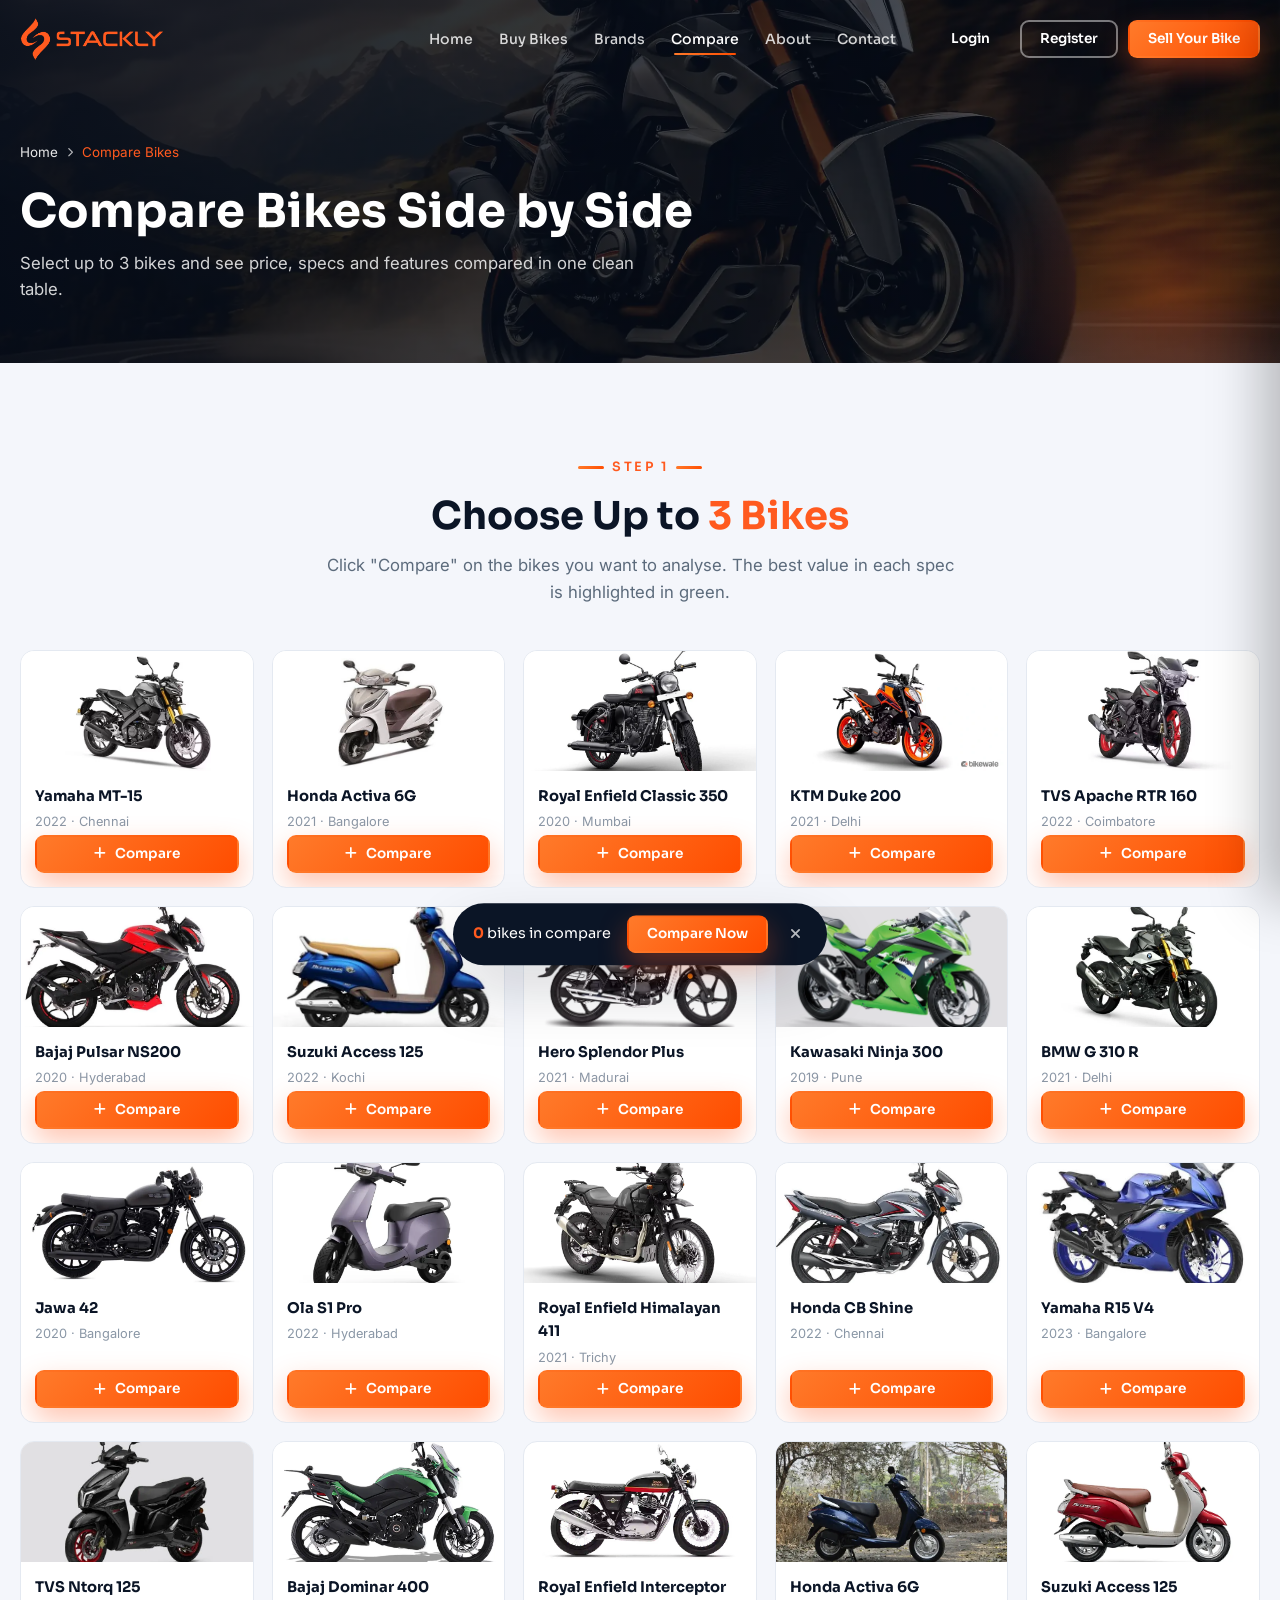
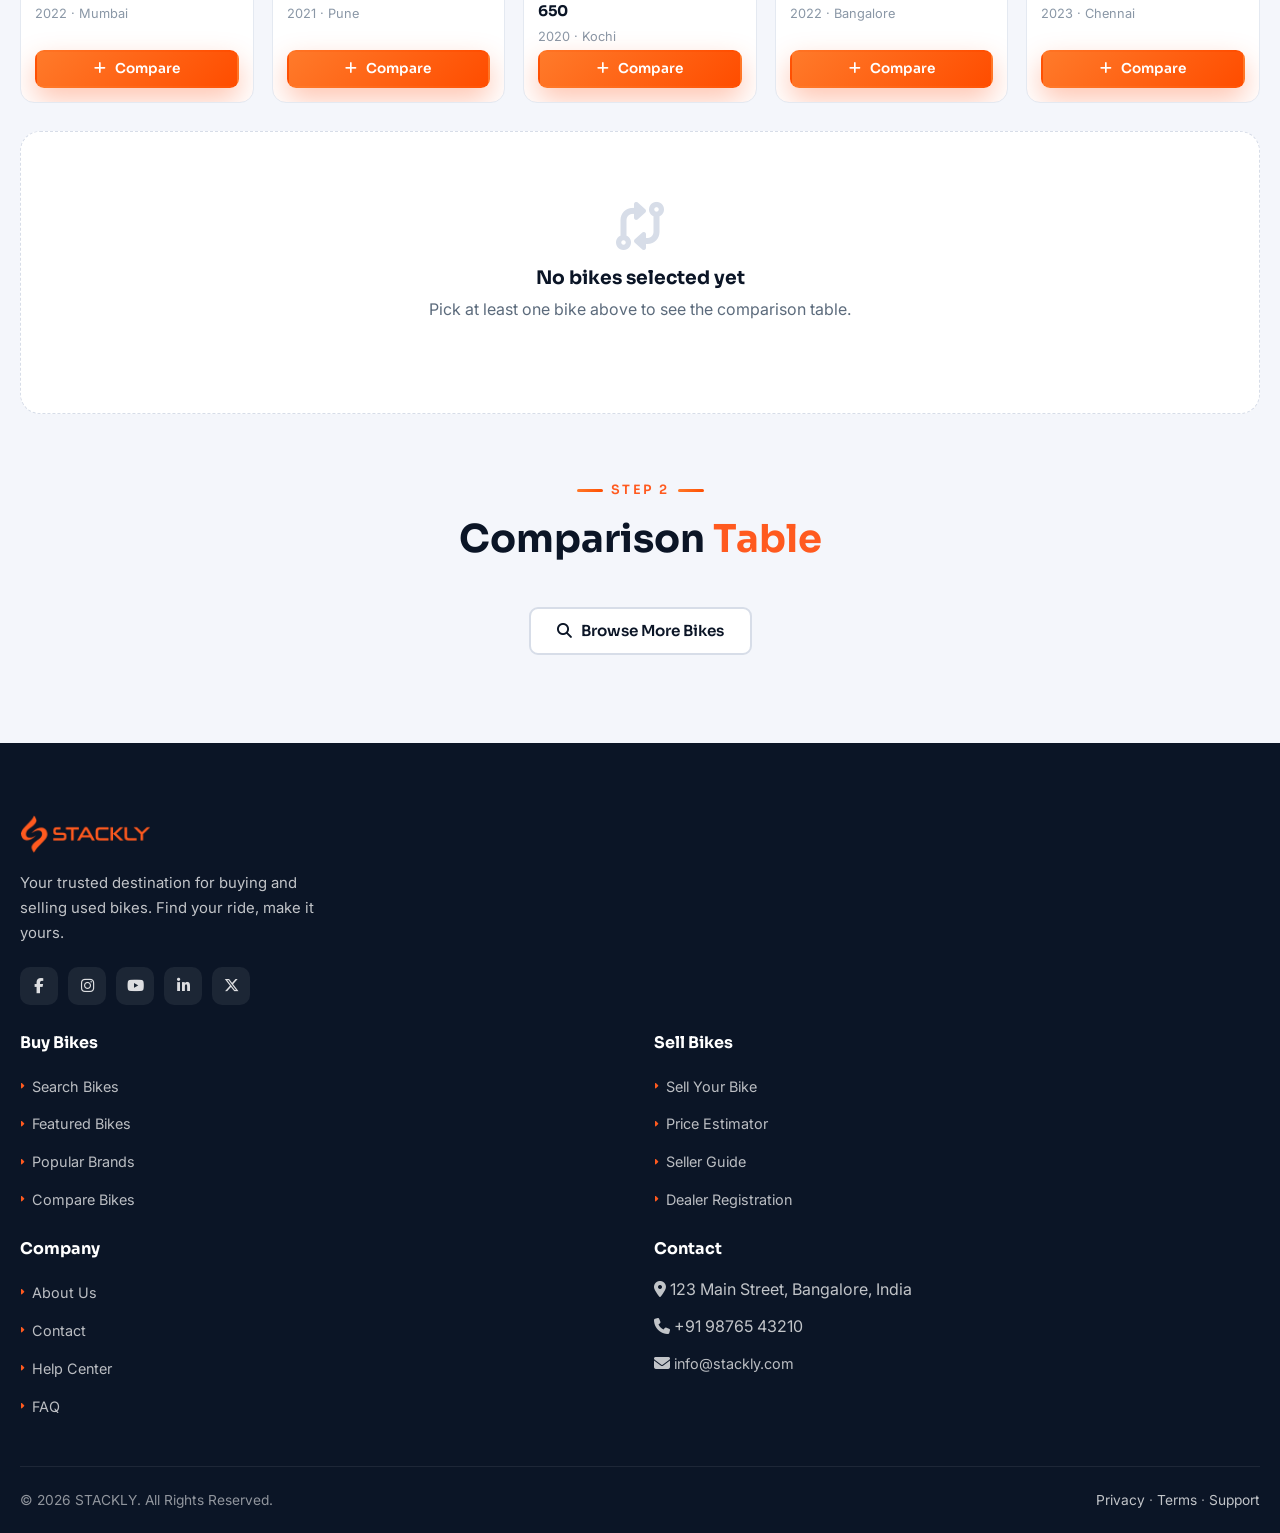
<file: pages/compare.html>
<!DOCTYPE html>
<html lang="en">
<head>
  <meta charset="UTF-8">
  <meta name="viewport" content="width=device-width, initial-scale=1.0">
  <title>Compare Bikes | STACKLY</title>
  <meta name="description" content="Compare up to 3 used bikes side by side on price, year, kilometers, engine, mileage, fuel, power and owners.">
  <meta name="keywords" content="compare bikes, bike comparison, side by side, best used bike">
  <meta name="theme-color" content="#0b1526">
  <script>document.documentElement.className += " js";</script>
  <meta property="og:type" content="website">
  <meta property="og:site_name" content="STACKLY">
  <meta property="og:title" content="Compare Bikes | STACKLY">
  <link rel="icon" href="../images/logo/logo.webp" type="image/webp">
  <link rel="preconnect" href="https://fonts.googleapis.com">
  <link rel="preconnect" href="https://fonts.gstatic.com" crossorigin>
  <link href="https://fonts.googleapis.com/css2?family=Inter:wght@400;500;600;700&family=Sora:wght@500;600;700;800&display=swap" rel="stylesheet">
  <link rel="stylesheet" href="https://cdnjs.cloudflare.com/ajax/libs/font-awesome/6.5.2/css/all.min.css">
  <link rel="stylesheet" href="../css/style.css">
  <link rel="stylesheet" href="../css/pages.css">
  <link rel="stylesheet" href="../css/responsive.css">
</head>
<body id="comparePage">

  <!-- ================= PAGE LOADER ================= -->
  <div class="page-loader" id="pageLoader" aria-hidden="true">
    <span class="loader-ring"></span>
    <p>Loading STACKLY&hellip;</p>
  </div>

  <!-- ================= HEADER ================= -->
  <header class="header" id="siteHeader">
    <div class="container header-inner">
      <a href="../index.html" class="logo" aria-label="STACKLY home">
        <img src="../images/logo/logo.webp" alt="STACKLY — used bike marketplace" width="143" height="44">
      </a>
      <nav class="nav" aria-label="Main navigation">
        <ul class="nav-list">
          <li><a href="../index.html" class="nav-link">Home</a></li>
          <li><a href="bikes.html" class="nav-link">Buy Bikes</a></li>
          <li><a href="brands.html" class="nav-link">Brands</a></li>
          <li><a href="compare.html" class="nav-link active">Compare</a></li>
          <li><a href="about.html" class="nav-link">About</a></li>
          <li><a href="contact.html" class="nav-link">Contact</a></li>
        </ul>
      </nav>
      <div class="header-actions">
        <a href="login.html" class="btn btn-ghost btn-sm">Login</a>
        <a href="register.html" class="btn btn-outline btn-sm">Register</a>
        <a href="sell-bike.html" class="btn btn-primary btn-sm hide-mobile">Sell Your Bike</a>
        <button class="hamburger" id="menuToggle" aria-label="Open menu" aria-expanded="false" aria-controls="mobileMenu">
          <span></span><span></span><span></span>
        </button>
      </div>
    </div>
  </header>

  <!-- ================= MOBILE MENU ================= -->
  <div class="menu-overlay" id="menuOverlay" aria-hidden="true"></div>
  <div class="mobile-menu" id="mobileMenu" aria-hidden="true">
    <div class="mobile-menu-head">
      <img src="../images/logo/logo.webp" alt="STACKLY" width="132" height="34">
      <button class="menu-close" id="menuClose" aria-label="Close menu"><i class="fa-solid fa-xmark"></i></button>
    </div>
    <nav aria-label="Mobile navigation">
      <ul class="mobile-nav-list">
        <li><a href="../index.html" class="mobile-nav-link"><i class="fa-solid fa-house"></i> Home</a></li>
        <li><a href="bikes.html" class="mobile-nav-link"><i class="fa-solid fa-motorcycle"></i> Buy Bikes</a></li>
        <li><a href="brands.html" class="mobile-nav-link"><i class="fa-solid fa-cube"></i> Brands</a></li>
        <li><a href="compare.html" class="mobile-nav-link active"><i class="fa-solid fa-code-compare"></i> Compare</a></li>
        <li><a href="about.html" class="mobile-nav-link"><i class="fa-solid fa-circle-info"></i> About</a></li>
        <li><a href="contact.html" class="mobile-nav-link"><i class="fa-solid fa-envelope"></i> Contact</a></li>
      </ul>
    </nav>
    <div class="mobile-menu-actions">
      <a href="login.html" class="btn btn-outline-dark btn-block">Login</a>
      <a href="register.html" class="btn btn-dark btn-block">Register</a>
      <a href="sell-bike.html" class="btn btn-primary btn-block">Sell Your Bike</a>
    </div>
  </div>



  <main>
    <!-- ================= PAGE HERO ================= -->
    <section class="page-hero hero-home">
      <div class="container">
        <nav class="breadcrumb" aria-label="Breadcrumb">
          <a href="../index.html">Home</a>
          <i class="fa-solid fa-chevron-right"></i>
          <span>Compare Bikes</span>
        </nav>
        <div class="page-hero-inner">
          <h1>Compare Bikes Side by Side</h1>
          <p>Select up to 3 bikes and see price, specs and features compared in one clean table.</p>
        </div>
      </div>
    </section>

    <section class="section">
      <div class="container">
        <!-- Step 1: pick bikes -->
        <div class="section-head center reveal">
          <span class="eyebrow">Step 1</span>
          <h2 class="section-title">Choose Up to <span class="accent">3 Bikes</span></h2>
          <p class="section-subtitle" id="compareHint">Click "Compare" on the bikes you want to analyse. The best value in each spec is highlighted in green.</p>
        </div>

        <div class="compare-picker-grid" id="comparePickerGrid"><!-- injected by JS --></div>

        <div class="empty-state is-hidden mt-28" id="compareEmpty">
          <i class="fa-solid fa-code-compare"></i>
          <h3>No bikes selected yet</h3>
          <p>Pick at least one bike above to see the comparison table.</p>
        </div>

        <!-- Step 2: table -->
        <div class="section-head center mt-60 reveal">
          <span class="eyebrow">Step 2</span>
          <h2 class="section-title">Comparison <span class="accent">Table</span></h2>
        </div>
        <div class="compare-wrap reveal is-hidden" id="compareTableWrap"></div>
        <div class="load-more-wrap">
          <a href="bikes.html" class="btn btn-outline-dark"><i class="fa-solid fa-magnifying-glass"></i> Browse More Bikes</a>
        </div>
      </div>
    </section>
  </main>

  <!-- ================= FOOTER ================= -->
  <footer class="footer">
    <div class="container">
      <div class="footer-grid">
        <div class="footer-col">
          <a href="../index.html" aria-label="STACKLY home" class="footer-logo-link"><img class="footer-logo" src="../images/logo/logo.webp" alt="STACKLY logo" width="150" height="38"></a>
          <p class="footer-about">Your trusted destination for buying and selling used bikes. Find your ride, make it yours.</p>
          <div class="footer-socials">
            <a href="404.html" aria-label="Facebook"><i class="fa-brands fa-facebook-f"></i></a>
            <a href="404.html" aria-label="Instagram"><i class="fa-brands fa-instagram"></i></a>
            <a href="404.html" aria-label="YouTube"><i class="fa-brands fa-youtube"></i></a>
            <a href="404.html" aria-label="LinkedIn"><i class="fa-brands fa-linkedin-in"></i></a>
            <a href="404.html" aria-label="X (Twitter)"><i class="fa-brands fa-x-twitter"></i></a>
          </div>
        </div>
        <div class="footer-col">
          <h4>Buy Bikes</h4>
          <ul class="footer-links">
            <li><a href="bikes.html"><i class="fa-solid fa-caret-right"></i> Search Bikes</a></li>
            <li><a href="404.html"><i class="fa-solid fa-caret-right"></i> Featured Bikes</a></li>
            <li><a href="brands.html"><i class="fa-solid fa-caret-right"></i> Popular Brands</a></li>
            <li><a href="compare.html"><i class="fa-solid fa-caret-right"></i> Compare Bikes</a></li>
          </ul>
        </div>
        <div class="footer-col">
          <h4>Sell Bikes</h4>
          <ul class="footer-links">
            <li><a href="sell-bike.html"><i class="fa-solid fa-caret-right"></i> Sell Your Bike</a></li>
            <li><a href="404.html"><i class="fa-solid fa-caret-right"></i> Price Estimator</a></li>
            <li><a href="sell-bike.html"><i class="fa-solid fa-caret-right"></i> Seller Guide</a></li>
            <li><a href="contact.html"><i class="fa-solid fa-caret-right"></i> Dealer Registration</a></li>
          </ul>
        </div>
        <div class="footer-col">
          <h4>Company</h4>
          <ul class="footer-links">
            <li><a href="about.html"><i class="fa-solid fa-caret-right"></i> About Us</a></li>
            <li><a href="contact.html"><i class="fa-solid fa-caret-right"></i> Contact</a></li>
            <li><a href="contact.html"><i class="fa-solid fa-caret-right"></i> Help Center</a></li>
            <li><a href="contact.html"><i class="fa-solid fa-caret-right"></i> FAQ</a></li>
          </ul>
        </div>
        <div class="footer-col">
          <h4>Contact</h4>
          <ul class="footer-links">
            <li><i class="fa-solid fa-location-dot"></i> 123 Main Street, Bangalore, India</li>
            <li><i class="fa-solid fa-phone"></i> +91 98765 43210</li>
            <li><i class="fa-solid fa-envelope"></i> <a href="mailto:info@stackly.com">info@stackly.com</a></li>
          </ul>
        </div>
      </div>
      <div class="footer-bottom">
        <span>© 2026 STACKLY. All Rights Reserved.</span>
        <span><a href="404.html">Privacy</a> &middot; <a href="404.html">Terms</a> &middot; <a href="404.html">Support</a></span>
      </div>
    </div>
  </footer>

  <script src="../js/script.js"></script>
  <script src="../js/compare.js"></script>
</body>
</html>
</file>
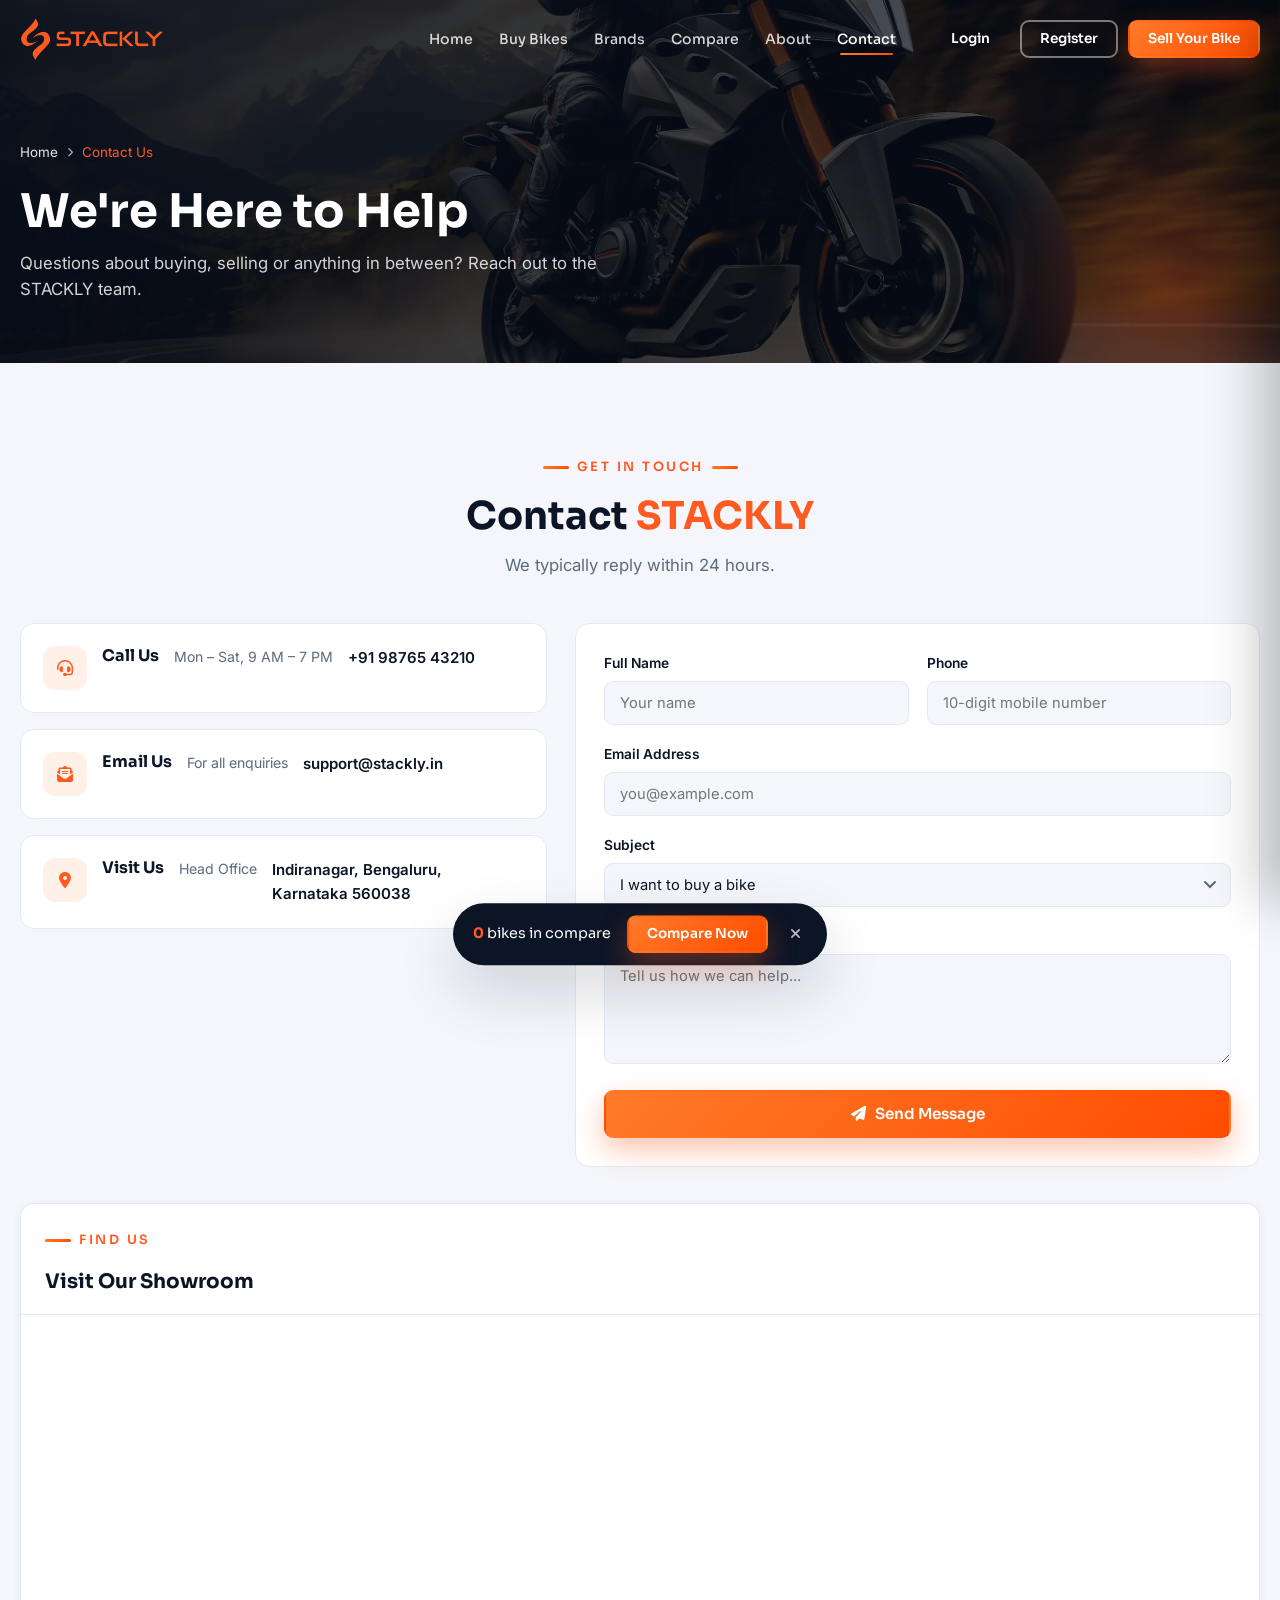
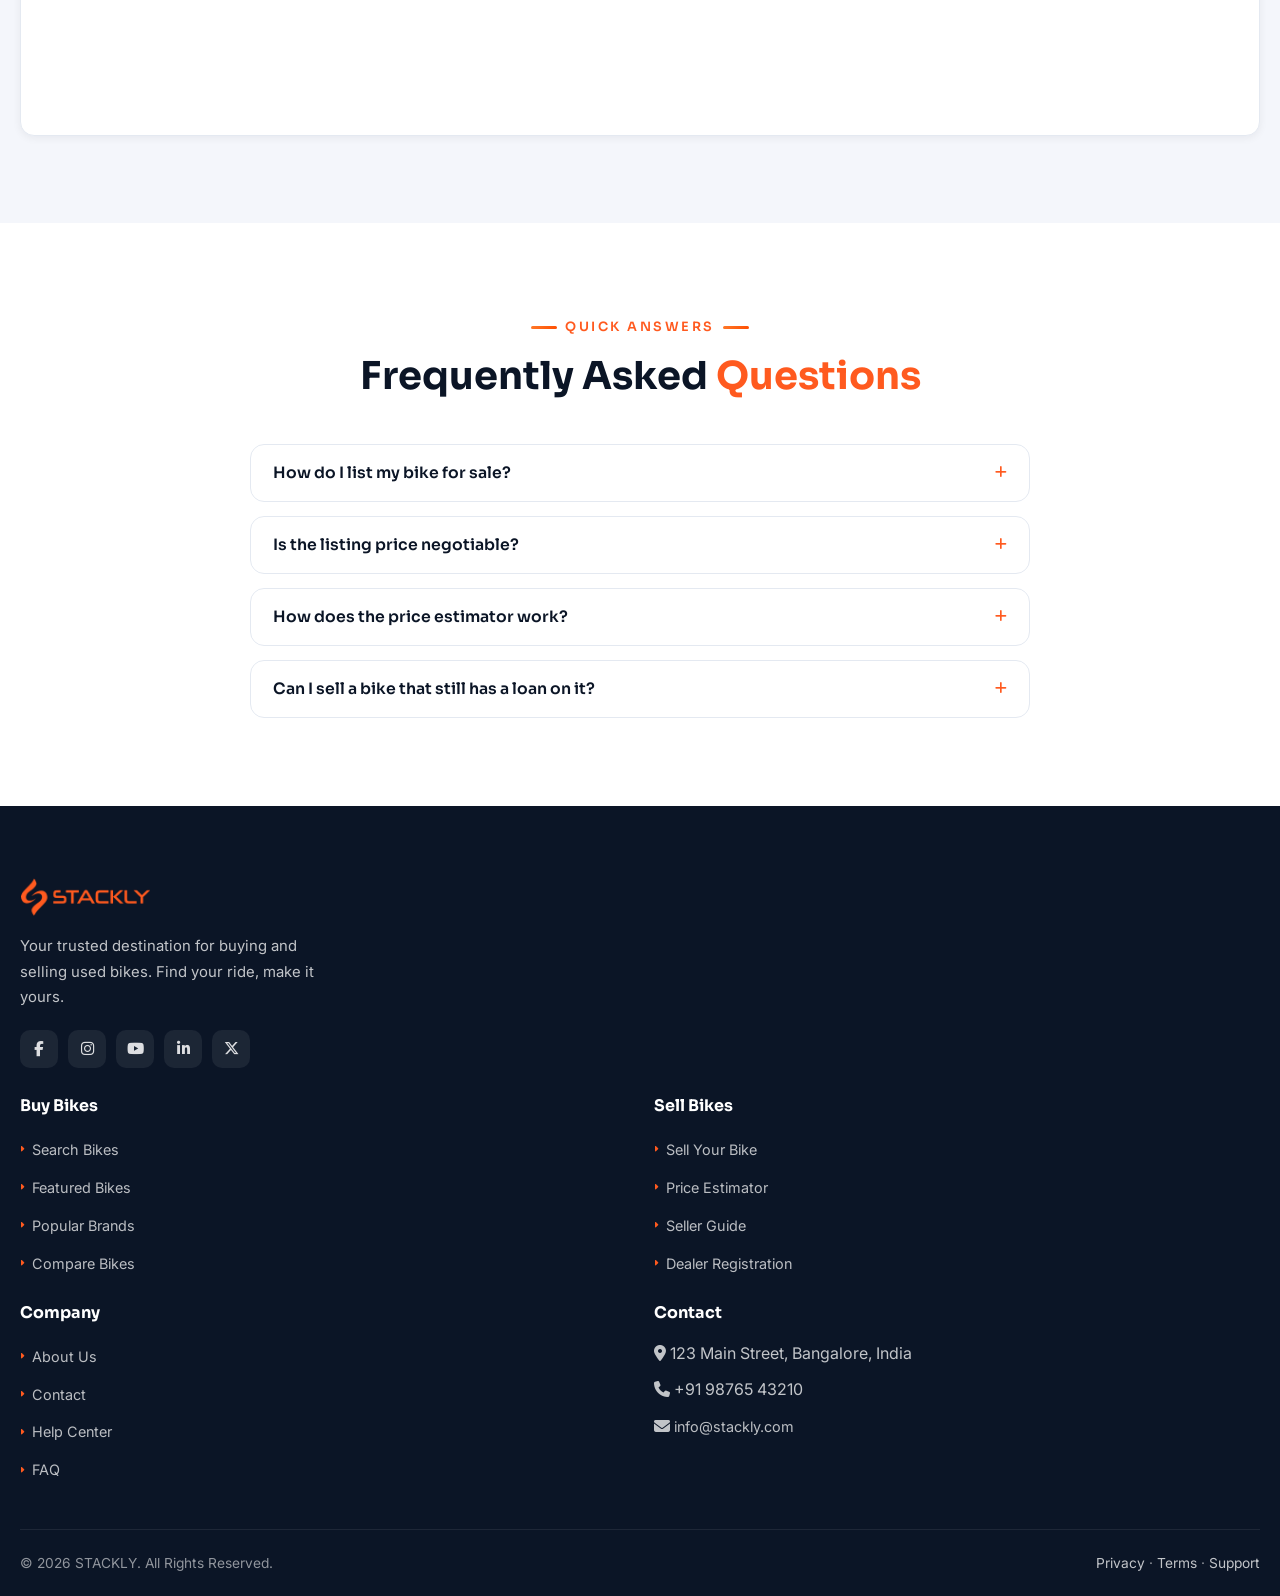
<file: pages/contact.html>
<!DOCTYPE html>
<html lang="en">
<head>
  <meta charset="UTF-8">
  <meta name="viewport" content="width=device-width, initial-scale=1.0">
  <title>Contact Us | STACKLY</title>
  <meta name="description" content="Get in touch with STACKLY — we're here to help you buy or sell your bike. Call, email or drop a message.">
  <meta name="keywords" content="contact stackly, bike marketplace support, help center">
  <meta name="theme-color" content="#0b1526">
  <script>document.documentElement.className += " js";</script>
  <meta property="og:type" content="website">
  <meta property="og:site_name" content="STACKLY">
  <meta property="og:title" content="Contact Us | STACKLY">
  <link rel="icon" href="../images/logo/logo.webp" type="image/webp">
  <link rel="preconnect" href="https://fonts.googleapis.com">
  <link rel="preconnect" href="https://fonts.gstatic.com" crossorigin>
  <link href="https://fonts.googleapis.com/css2?family=Inter:wght@400;500;600;700&family=Sora:wght@500;600;700;800&display=swap" rel="stylesheet">
  <link rel="stylesheet" href="https://cdnjs.cloudflare.com/ajax/libs/font-awesome/6.5.2/css/all.min.css">
  <link rel="stylesheet" href="../css/style.css">
  <link rel="stylesheet" href="../css/pages.css">
  <link rel="stylesheet" href="../css/responsive.css">
</head>
<body>

  <!-- ================= PAGE LOADER ================= -->
  <div class="page-loader" id="pageLoader" aria-hidden="true">
    <span class="loader-ring"></span>
    <p>Loading STACKLY&hellip;</p>
  </div>

  <!-- ================= HEADER ================= -->
  <header class="header" id="siteHeader">
    <div class="container header-inner">
      <a href="../index.html" class="logo" aria-label="STACKLY home">
        <img src="../images/logo/logo.webp" alt="STACKLY — used bike marketplace" width="143" height="44">
      </a>
      <nav class="nav" aria-label="Main navigation">
        <ul class="nav-list">
          <li><a href="../index.html" class="nav-link">Home</a></li>
          <li><a href="bikes.html" class="nav-link">Buy Bikes</a></li>
          <li><a href="brands.html" class="nav-link">Brands</a></li>
          <li><a href="compare.html" class="nav-link">Compare</a></li>
          <li><a href="about.html" class="nav-link">About</a></li>
          <li><a href="contact.html" class="nav-link active">Contact</a></li>
        </ul>
      </nav>
      <div class="header-actions">
        <a href="login.html" class="btn btn-ghost btn-sm">Login</a>
        <a href="register.html" class="btn btn-outline btn-sm">Register</a>
        <a href="sell-bike.html" class="btn btn-primary btn-sm hide-mobile">Sell Your Bike</a>
        <button class="hamburger" id="menuToggle" aria-label="Open menu" aria-expanded="false" aria-controls="mobileMenu">
          <span></span><span></span><span></span>
        </button>
      </div>
    </div>
  </header>

  <!-- ================= MOBILE MENU ================= -->
  <div class="menu-overlay" id="menuOverlay" aria-hidden="true"></div>
  <div class="mobile-menu" id="mobileMenu" aria-hidden="true">
    <div class="mobile-menu-head">
      <img src="../images/logo/logo.webp" alt="STACKLY" width="132" height="34">
      <button class="menu-close" id="menuClose" aria-label="Close menu"><i class="fa-solid fa-xmark"></i></button>
    </div>
    <nav aria-label="Mobile navigation">
      <ul class="mobile-nav-list">
        <li><a href="../index.html" class="mobile-nav-link"><i class="fa-solid fa-house"></i> Home</a></li>
        <li><a href="bikes.html" class="mobile-nav-link"><i class="fa-solid fa-motorcycle"></i> Buy Bikes</a></li>
        <li><a href="brands.html" class="mobile-nav-link"><i class="fa-solid fa-cube"></i> Brands</a></li>
        <li><a href="compare.html" class="mobile-nav-link"><i class="fa-solid fa-code-compare"></i> Compare</a></li>
        <li><a href="about.html" class="mobile-nav-link"><i class="fa-solid fa-circle-info"></i> About</a></li>
        <li><a href="contact.html" class="mobile-nav-link active"><i class="fa-solid fa-envelope"></i> Contact</a></li>
      </ul>
    </nav>
    <div class="mobile-menu-actions">
      <a href="login.html" class="btn btn-outline-dark btn-block">Login</a>
      <a href="register.html" class="btn btn-dark btn-block">Register</a>
      <a href="sell-bike.html" class="btn btn-primary btn-block">Sell Your Bike</a>
    </div>
  </div>



  <main>
    <!-- ================= PAGE HERO ================= -->
    <section class="page-hero hero-home">
      <div class="container">
        <nav class="breadcrumb" aria-label="Breadcrumb">
          <a href="../index.html">Home</a>
          <i class="fa-solid fa-chevron-right"></i>
          <span>Contact Us</span>
        </nav>
        <div class="page-hero-inner">
          <h1>We're Here to Help</h1>
          <p>Questions about buying, selling or anything in between? Reach out to the STACKLY team.</p>
        </div>
      </div>
    </section>

    <!-- ================= CONTACT ================= -->
    <section class="section">
      <div class="container">
        <div class="section-head center reveal">
          <span class="eyebrow">Get In Touch</span>
          <h2 class="section-title">Contact <span class="accent">STACKLY</span></h2>
          <p class="section-subtitle">We typically reply within 24 hours.</p>
        </div>

        <div class="contact-grid">
          <div class="contact-info reveal">
            <div class="contact-card">
              <i class="fa-solid fa-headset"></i>
              <h3>Call Us</h3>
              <p>Mon – Sat, 9 AM – 7 PM</p>
              <a href="tel:+919876543210" class="contact-value">+91 98765 43210</a>
            </div>
            <div class="contact-card">
              <i class="fa-solid fa-envelope-open-text"></i>
              <h3>Email Us</h3>
              <p>For all enquiries</p>
              <a href="mailto:support@stackly.in" class="contact-value">support@stackly.in</a>
            </div>
            <div class="contact-card">
              <i class="fa-solid fa-location-dot"></i>
              <h3>Visit Us</h3>
              <p>Head Office</p>
              <span class="contact-value">Indiranagar, Bengaluru,<br>Karnataka 560038</span>
            </div>
          </div>

          <div class="contact-form reveal">
            <form class="app-form" id="contactForm" novalidate>
              <div class="form-row">
                <div class="form-group">
                  <label for="cfName">Full Name</label>
                  <input type="text" id="cfName" name="name" class="form-input" placeholder="Your name" required maxlength="16" pattern="[A-Za-z\s]+">
                </div>
                <div class="form-group">
                  <label for="cfPhone">Phone</label>
                  <input type="tel" id="cfPhone" name="phone" class="form-input" placeholder="10-digit mobile number" required maxlength="10" inputmode="numeric" pattern="[0-9]{10}">
                </div>
              </div>
              <div class="form-group">
                <label for="cfEmail">Email Address</label>
                <input type="email" id="cfEmail" name="email" class="form-input" placeholder="you@example.com" required>
              </div>
              <div class="form-group">
                <label for="cfSubject">Subject</label>
                <select id="cfSubject" name="subject" class="form-input">
                  <option value="buy">I want to buy a bike</option>
                  <option value="sell">I want to sell a bike</option>
                  <option value="support">Support / Help</option>
                  <option value="other">Other</option>
                </select>
              </div>
              <div class="form-group">
                <label for="cfMsg">Message</label>
                <textarea id="cfMsg" name="message" class="form-input" rows="4" placeholder="Tell us how we can help..." required></textarea>
              </div>
              <button type="submit" class="btn btn-primary btn-block"><i class="fa-solid fa-paper-plane"></i> Send Message</button>
              <div class="form-success" hidden><i class="fa-solid fa-circle-check"></i> Thanks! Your message has been sent — we'll get back to you soon.</div>
            </form>
          </div>
        </div>

        <div class="map-wrap reveal">
          <div class="map-head">
            <div>
              <span class="eyebrow">Find Us</span>
              <h3>Visit Our Showroom</h3>
            </div>
            <a class="btn btn-outline btn-sm" href="https://www.google.com/maps/dir/?api=1&destination=Indiranagar,+Bengaluru,+Karnataka+560038" target="_blank" rel="noopener">
              <i class="fa-solid fa-diamond-turn-right"></i> Get Directions
            </a>
          </div>
          <div class="map-embed">
            <iframe
              src="https://www.google.com/maps?q=Indiranagar%2C%20Bengaluru%2C%20Karnataka%20560038&output=embed"
              width="100%" height="420" style="border:0;"
              allowfullscreen="" loading="lazy"
              referrerpolicy="no-referrer-when-downgrade"
              title="STACKLY Head Office — Indiranagar, Bengaluru"></iframe>
          </div>
        </div>
      </div>
    </section>

    <!-- ================= FAQ ================= -->
    <section class="section section-white">
      <div class="container">
        <div class="section-head center reveal">
          <span class="eyebrow">Quick Answers</span>
          <h2 class="section-title">Frequently Asked <span class="accent">Questions</span></h2>
        </div>
        <div class="faq-wrap">
          <div class="faq-item reveal">
            <button class="faq-question">How do I list my bike for sale? <i class="fa-solid fa-plus"></i></button>
            <div class="faq-answer"><p>Head to the <a href="sell-bike.html">Sell Your Bike</a> page, fill in your bike's details, and our team will contact you to verify and publish your listing.</p></div>
          </div>
          <div class="faq-item reveal">
            <button class="faq-question">Is the listing price negotiable? <i class="fa-solid fa-plus"></i></button>
            <div class="faq-answer"><p>Yes. Sellers set their price, and you can make an offer directly through the listing's contact details.</p></div>
          </div>
          <div class="faq-item reveal">
            <button class="faq-question">How does the price estimator work? <i class="fa-solid fa-plus"></i></button>
            <div class="faq-answer"><p>Our estimator uses current market data and depreciation factors for your bike's brand, model and age to suggest a fair price range.</p></div>
          </div>
          <div class="faq-item reveal">
            <button class="faq-question">Can I sell a bike that still has a loan on it? <i class="fa-solid fa-plus"></i></button>
            <div class="faq-answer"><p>Yes — contact us and our team will guide you through the loan settlement and ownership transfer process.</p></div>
          </div>
        </div>
      </div>
    </section>
  </main>

  <!-- ================= FOOTER ================= -->
  <footer class="footer">
    <div class="container">
      <div class="footer-grid">
        <div class="footer-col">
          <a href="../index.html" aria-label="STACKLY home" class="footer-logo-link"><img class="footer-logo" src="../images/logo/logo.webp" alt="STACKLY logo" width="150" height="38"></a>
          <p class="footer-about">Your trusted destination for buying and selling used bikes. Find your ride, make it yours.</p>
          <div class="footer-socials">
            <a href="404.html" aria-label="Facebook"><i class="fa-brands fa-facebook-f"></i></a>
            <a href="404.html" aria-label="Instagram"><i class="fa-brands fa-instagram"></i></a>
            <a href="404.html" aria-label="YouTube"><i class="fa-brands fa-youtube"></i></a>
            <a href="404.html" aria-label="LinkedIn"><i class="fa-brands fa-linkedin-in"></i></a>
            <a href="404.html" aria-label="X (Twitter)"><i class="fa-brands fa-x-twitter"></i></a>
          </div>
        </div>
        <div class="footer-col">
          <h4>Buy Bikes</h4>
          <ul class="footer-links">
            <li><a href="bikes.html"><i class="fa-solid fa-caret-right"></i> Search Bikes</a></li>
            <li><a href="404.html"><i class="fa-solid fa-caret-right"></i> Featured Bikes</a></li>
            <li><a href="brands.html"><i class="fa-solid fa-caret-right"></i> Popular Brands</a></li>
            <li><a href="compare.html"><i class="fa-solid fa-caret-right"></i> Compare Bikes</a></li>
          </ul>
        </div>
        <div class="footer-col">
          <h4>Sell Bikes</h4>
          <ul class="footer-links">
            <li><a href="sell-bike.html"><i class="fa-solid fa-caret-right"></i> Sell Your Bike</a></li>
            <li><a href="404.html"><i class="fa-solid fa-caret-right"></i> Price Estimator</a></li>
            <li><a href="sell-bike.html"><i class="fa-solid fa-caret-right"></i> Seller Guide</a></li>
            <li><a href="contact.html"><i class="fa-solid fa-caret-right"></i> Dealer Registration</a></li>
          </ul>
        </div>
        <div class="footer-col">
          <h4>Company</h4>
          <ul class="footer-links">
            <li><a href="about.html"><i class="fa-solid fa-caret-right"></i> About Us</a></li>
            <li><a href="contact.html"><i class="fa-solid fa-caret-right"></i> Contact</a></li>
            <li><a href="contact.html"><i class="fa-solid fa-caret-right"></i> Help Center</a></li>
            <li><a href="contact.html"><i class="fa-solid fa-caret-right"></i> FAQ</a></li>
          </ul>
        </div>
        <div class="footer-col">
          <h4>Contact</h4>
          <ul class="footer-links">
            <li><i class="fa-solid fa-location-dot"></i> 123 Main Street, Bangalore, India</li>
            <li><i class="fa-solid fa-phone"></i> +91 98765 43210</li>
            <li><i class="fa-solid fa-envelope"></i> <a href="mailto:info@stackly.com">info@stackly.com</a></li>
          </ul>
        </div>
      </div>
      <div class="footer-bottom">
        <span>© 2026 STACKLY. All Rights Reserved.</span>
        <span><a href="404.html">Privacy</a> &middot; <a href="404.html">Terms</a> &middot; <a href="404.html">Support</a></span>
      </div>
    </div>
  </footer>

  <script src="../js/script.js"></script>
</body>
</html>
</file>
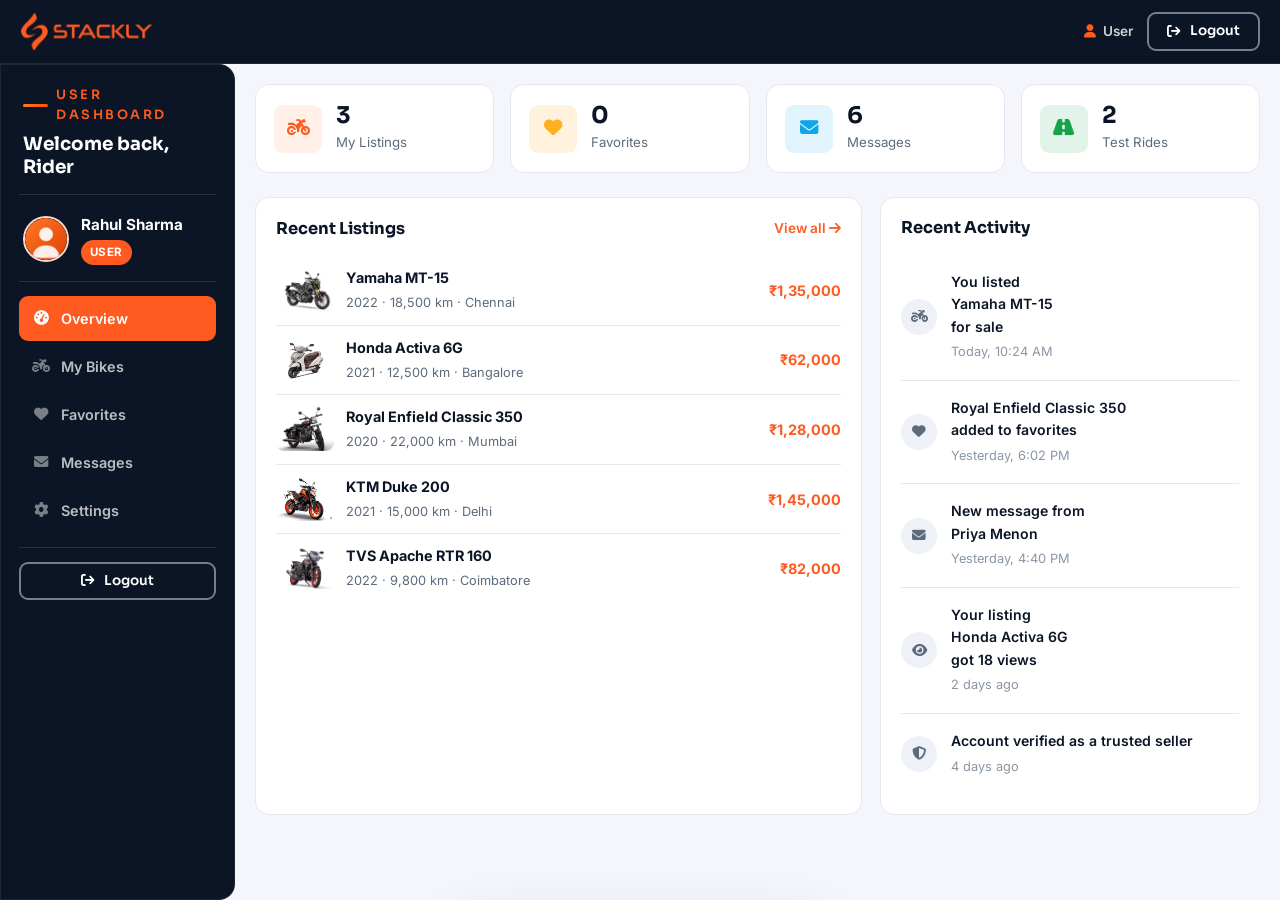
<file: pages/dashboard.html>
<!DOCTYPE html>
<html lang="en">
<head>
  <meta charset="UTF-8">
  <meta name="viewport" content="width=device-width, initial-scale=1.0">
  <title>Redirecting… | STACKLY</title>
  <meta name="robots" content="noindex">
  <link rel="icon" href="images/logo/logo.webp" type="image/webp">
</head>
<body>
  <p style="font-family: sans-serif; text-align: center; padding-top: 30vh; color: #5c6b7c;">
    Redirecting to your dashboard&hellip;
  </p>
  <script>
    var role = "user";
    try { role = localStorage.getItem("stackly_role") || "user"; } catch (e) {}
    window.location.replace(role === "admin" ? "admin-dashboard.html" : "user-dashboard.html");
  </script>
</body>
</html>
</file>
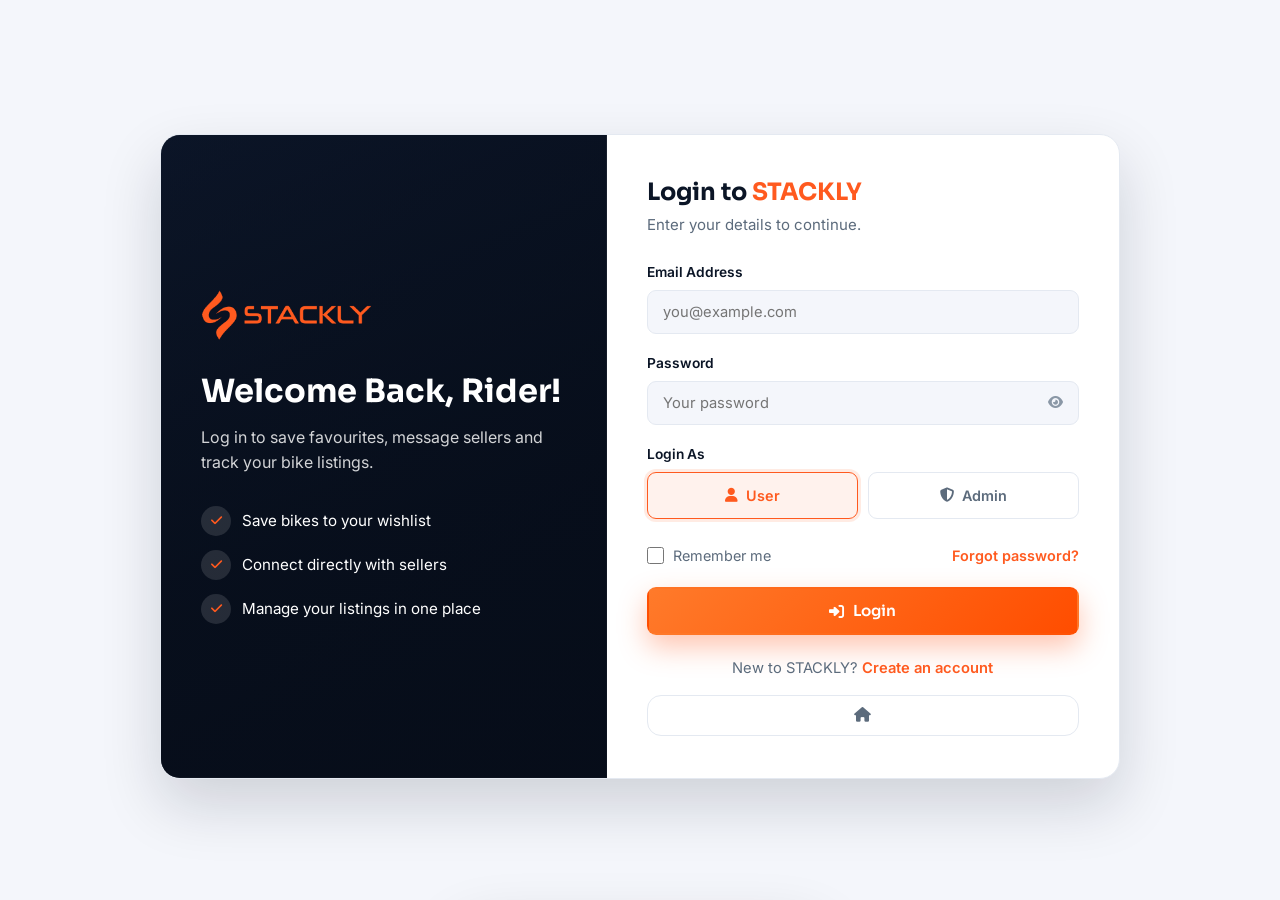
<file: pages/login.html>
<!DOCTYPE html>
<html lang="en">
<head>
  <meta charset="UTF-8">
  <meta name="viewport" content="width=device-width, initial-scale=1.0">
  <title>Login | STACKLY</title>
  <meta name="description" content="Log in to your STACKLY account to buy and sell used bikes.">
  <meta name="theme-color" content="#0b1526">
  <script>document.documentElement.className += " js";</script>
  <meta property="og:type" content="website">
  <meta property="og:site_name" content="STACKLY">
  <meta property="og:title" content="Login | STACKLY">
  <link rel="icon" href="../images/logo/logo.webp" type="image/webp">
  <link rel="preconnect" href="https://fonts.googleapis.com">
  <link rel="preconnect" href="https://fonts.gstatic.com" crossorigin>
  <link href="https://fonts.googleapis.com/css2?family=Inter:wght@400;500;600;700&family=Sora:wght@500;600;700;800&display=swap" rel="stylesheet">
  <link rel="stylesheet" href="https://cdnjs.cloudflare.com/ajax/libs/font-awesome/6.5.2/css/all.min.css">
  <link rel="stylesheet" href="../css/style.css">
  <link rel="stylesheet" href="../css/pages.css">
  <link rel="stylesheet" href="../css/responsive.css">
</head>
<body>

  <!-- ================= PAGE LOADER ================= -->
  <div class="page-loader" id="pageLoader" aria-hidden="true">
    <span class="loader-ring"></span>
    <p>Loading STACKLY&hellip;</p>
  </div>

  <main>
    <!-- ================= AUTH ================= -->
    <section class="auth-section">
      <div class="container">
        <div class="auth-panel reveal">
          <div class="auth-visual">
            <a href="../index.html" aria-label="STACKLY home" class="auth-logo-link"><img src="../images/logo/logo.webp" alt="STACKLY" width="150" height="38" class="auth-logo"></a>
            <h2>Welcome Back, Rider!</h2>
            <p>Log in to save favourites, message sellers and track your bike listings.</p>
            <ul class="auth-points">
              <li><i class="fa-solid fa-check"></i> Save bikes to your wishlist</li>
              <li><i class="fa-solid fa-check"></i> Connect directly with sellers</li>
              <li><i class="fa-solid fa-check"></i> Manage your listings in one place</li>
            </ul>
          </div>
          <div class="auth-body">
            <a href="../index.html" class="auth-logo-mobile" aria-label="STACKLY home"><img src="../images/logo/logo.webp" alt="STACKLY" width="132" height="34"></a>
            <div class="auth-head">
              <h3>Login to <span class="accent">STACKLY</span></h3>
              <p>Enter your details to continue.</p>
            </div>
            <form class="app-form" id="loginForm" novalidate>
              <div class="form-group">
                <label for="lgEmail">Email Address</label>
                <input type="email" id="lgEmail" name="email" class="form-input" placeholder="you@example.com" required>
              </div>
              <div class="form-group">
                <label for="lgPass">Password</label>
                <div class="input-wrap">
                  <input type="password" id="lgPass" name="password" class="form-input" placeholder="Your password" required pattern="(?=.*[a-z])(?=.*[A-Z])(?=.*\d)(?=.*[^A-Za-z0-9]).{8,}" minlength="8">
                  <button type="button" class="input-toggle" data-toggle="lgPass" aria-label="Show password"><i class="fa-solid fa-eye"></i></button>
                </div>
              </div>
              <div class="form-group">
                <label>Login As</label>
                <div class="role-select">
                  <label class="role-option"><input type="radio" name="lgRole" value="user" checked><span class="role-box"><i class="fa-solid fa-user"></i> User</span></label>
                  <label class="role-option"><input type="radio" name="lgRole" value="admin"><span class="role-box"><i class="fa-solid fa-shield-halved"></i> Admin</span></label>
                </div>
              </div>
              <div class="form-row-between">
                <label class="check-label"><input type="checkbox" id="lgRemember" name="remember"> Remember me</label>
                <a href="404.html" class="link-accent">Forgot password?</a>
              </div>
              <button type="submit" class="btn btn-primary btn-block"><i class="fa-solid fa-right-to-bracket"></i> Login</button>
              <div class="form-success" hidden><i class="fa-solid fa-circle-check"></i> Welcome back! Redirecting you to your dashboard…</div>
            </form>
            <p class="auth-switch">New to STACKLY? <a href="register.html">Create an account</a></p>
             <a href="../index.html" class="back-home-btn" aria-label="Back to home"><i class="fa-solid fa-house"></i></a>
          </div>
        </div>
      </div>
    </section>
  </main>

 

  <script src="../js/script.js"></script>
</body>
</html>
</file>
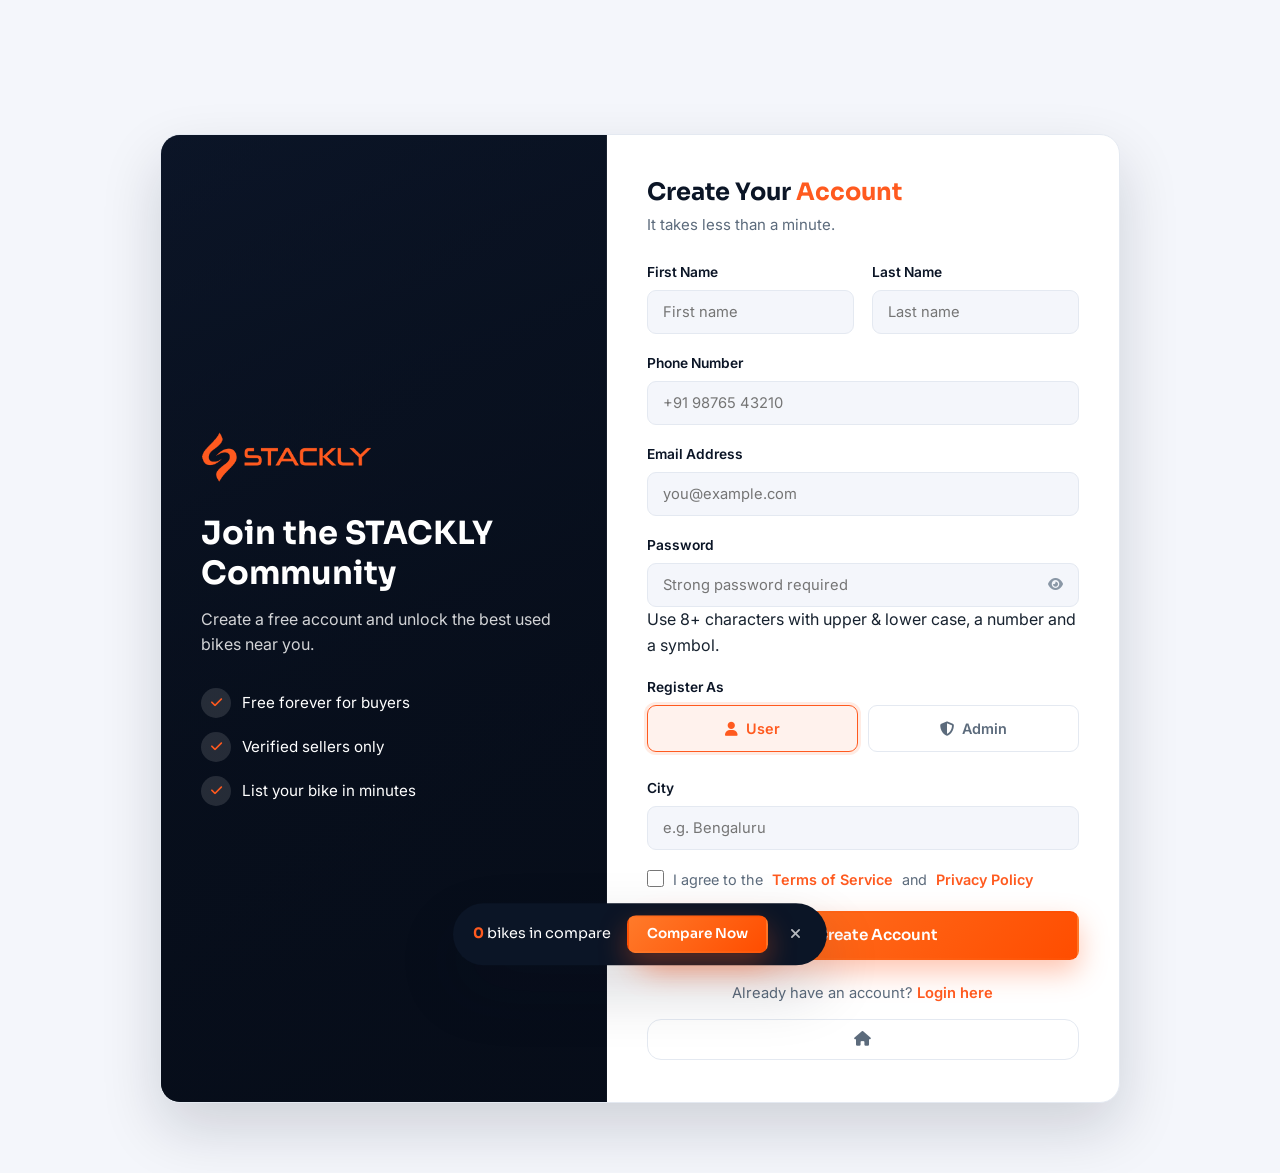
<file: pages/register.html>
<!DOCTYPE html>
<html lang="en">
<head>
  <meta charset="UTF-8">
  <meta name="viewport" content="width=device-width, initial-scale=1.0">
  <title>Create Account | STACKLY</title>
  <meta name="description" content="Create your free STACKLY account to buy and sell used bikes across India.">
  <meta name="theme-color" content="#0b1526">
  <script>document.documentElement.className += " js";</script>
  <meta property="og:type" content="website">
  <meta property="og:site_name" content="STACKLY">
  <meta property="og:title" content="Create Account | STACKLY">
  <link rel="icon" href="../images/logo/logo.webp" type="image/webp">
  <link rel="preconnect" href="https://fonts.googleapis.com">
  <link rel="preconnect" href="https://fonts.gstatic.com" crossorigin>
  <link href="https://fonts.googleapis.com/css2?family=Inter:wght@400;500;600;700&family=Sora:wght@500;600;700;800&display=swap" rel="stylesheet">
  <link rel="stylesheet" href="https://cdnjs.cloudflare.com/ajax/libs/font-awesome/6.5.2/css/all.min.css">
  <link rel="stylesheet" href="../css/style.css">
  <link rel="stylesheet" href="../css/pages.css">
  <link rel="stylesheet" href="../css/responsive.css">
</head>
<body>

  <!-- ================= PAGE LOADER ================= -->
  <div class="page-loader" id="pageLoader" aria-hidden="true">
    <span class="loader-ring"></span>
    <p>Loading STACKLY&hellip;</p>
  </div>

  <main>
    <!-- ================= AUTH ================= -->
    <section class="auth-section">
      <div class="container">
        <div class="auth-panel reveal">
          <div class="auth-visual">
            <a href="../index.html" aria-label="STACKLY home" class="auth-logo-link"><img src="../images/logo/logo.webp" alt="STACKLY" width="150" height="38" class="auth-logo"></a>
            <h2>Join the STACKLY Community</h2>
            <p>Create a free account and unlock the best used bikes near you.</p>
            <ul class="auth-points">
              <li><i class="fa-solid fa-check"></i> Free forever for buyers</li>
              <li><i class="fa-solid fa-check"></i> Verified sellers only</li>
              <li><i class="fa-solid fa-check"></i> List your bike in minutes</li>
            </ul>
          </div>
          <div class="auth-body">
            <a href="../index.html" class="auth-logo-mobile" aria-label="STACKLY home"><img src="../images/logo/logo.webp" alt="STACKLY" width="132" height="34"></a>
            <div class="auth-head">
              <h3>Create Your <span class="accent">Account</span></h3>
              <p>It takes less than a minute.</p>
            </div>
            <form class="app-form" id="registerForm" novalidate>
              <div class="form-row">
                <div class="form-group">
                  <label for="rgFname">First Name</label>
                  <input type="text" id="rgFname" name="firstName" class="form-input" placeholder="First name" maxlength="16" pattern="[A-Za-z\s]{1,16}" required>
                </div>
                <div class="form-group">
                  <label for="rgLname">Last Name</label>
                  <input type="text" id="rgLname" name="lastName" class="form-input" placeholder="Last name" maxlength="16" pattern="[A-Za-z\s]{1,16}" required>
                </div>
              </div>
              <div class="form-group">
                <label for="rgPhone">Phone Number</label>
                <input type="tel" id="rgPhone" name="phone" class="form-input" placeholder="+91 98765 43210" maxlength="10" pattern="[0-9]{10}" required>
              </div>
              <div class="form-group">
                <label for="rgEmail">Email Address</label>
                <input type="email" id="rgEmail" name="email" class="form-input" placeholder="you@example.com" required>
              </div>
              <div class="form-group">
                <label for="rgPass">Password</label>
                <div class="input-wrap">
                  <input type="password" id="rgPass" name="password" class="form-input" placeholder="Strong password required" required pattern="(?=.*[a-z])(?=.*[A-Z])(?=.*\d)(?=.*[^A-Za-z0-9]).{8,}" minlength="8">
                  <button type="button" class="input-toggle" data-toggle="rgPass" aria-label="Show password"><i class="fa-solid fa-eye"></i></button>
                </div>
                <div class="pw-meter" data-score="0" aria-hidden="true"><i></i><i></i><i></i><i></i></div>
                <p class="pw-hint">Use 8+ characters with upper &amp; lower case, a number and a symbol.</p>
              </div>
              <div class="form-group">
                <label>Register As</label>
                <div class="role-select">
                  <label class="role-option"><input type="radio" name="rgRole" value="user" checked><span class="role-box"><i class="fa-solid fa-user"></i> User</span></label>
                  <label class="role-option"><input type="radio" name="rgRole" value="admin"><span class="role-box"><i class="fa-solid fa-shield-halved"></i> Admin</span></label>
                </div>
              </div>
              <div class="form-group">
                <label for="rgCity">City</label>
                <input type="text" id="rgCity" name="city" class="form-input" placeholder="e.g. Bengaluru">
              </div>
              <label class="check-label check-terms">
                <input type="checkbox" id="rgTerms" name="terms" required>
                I agree to the <a href="404.html" class="link-accent">Terms of Service</a> and <a href="404.html" class="link-accent">Privacy Policy</a>
              </label>
              <button type="submit" class="btn btn-primary btn-block"><i class="fa-solid fa-user-plus"></i> Create Account</button>
              <div class="form-success" hidden><i class="fa-solid fa-circle-check"></i> Account created! Please check your email to verify.</div>
            </form>
            <p class="auth-switch">Already have an account? <a href="login.html">Login here</a></p>
            <a href="../index.html" class="back-home-btn" aria-label="Back to home"><i class="fa-solid fa-house"></i></a>
          </div>
        </div>
      </div>
    </section>
  </main>

  <script src="../js/script.js"></script>
</body>
</html>
</file>
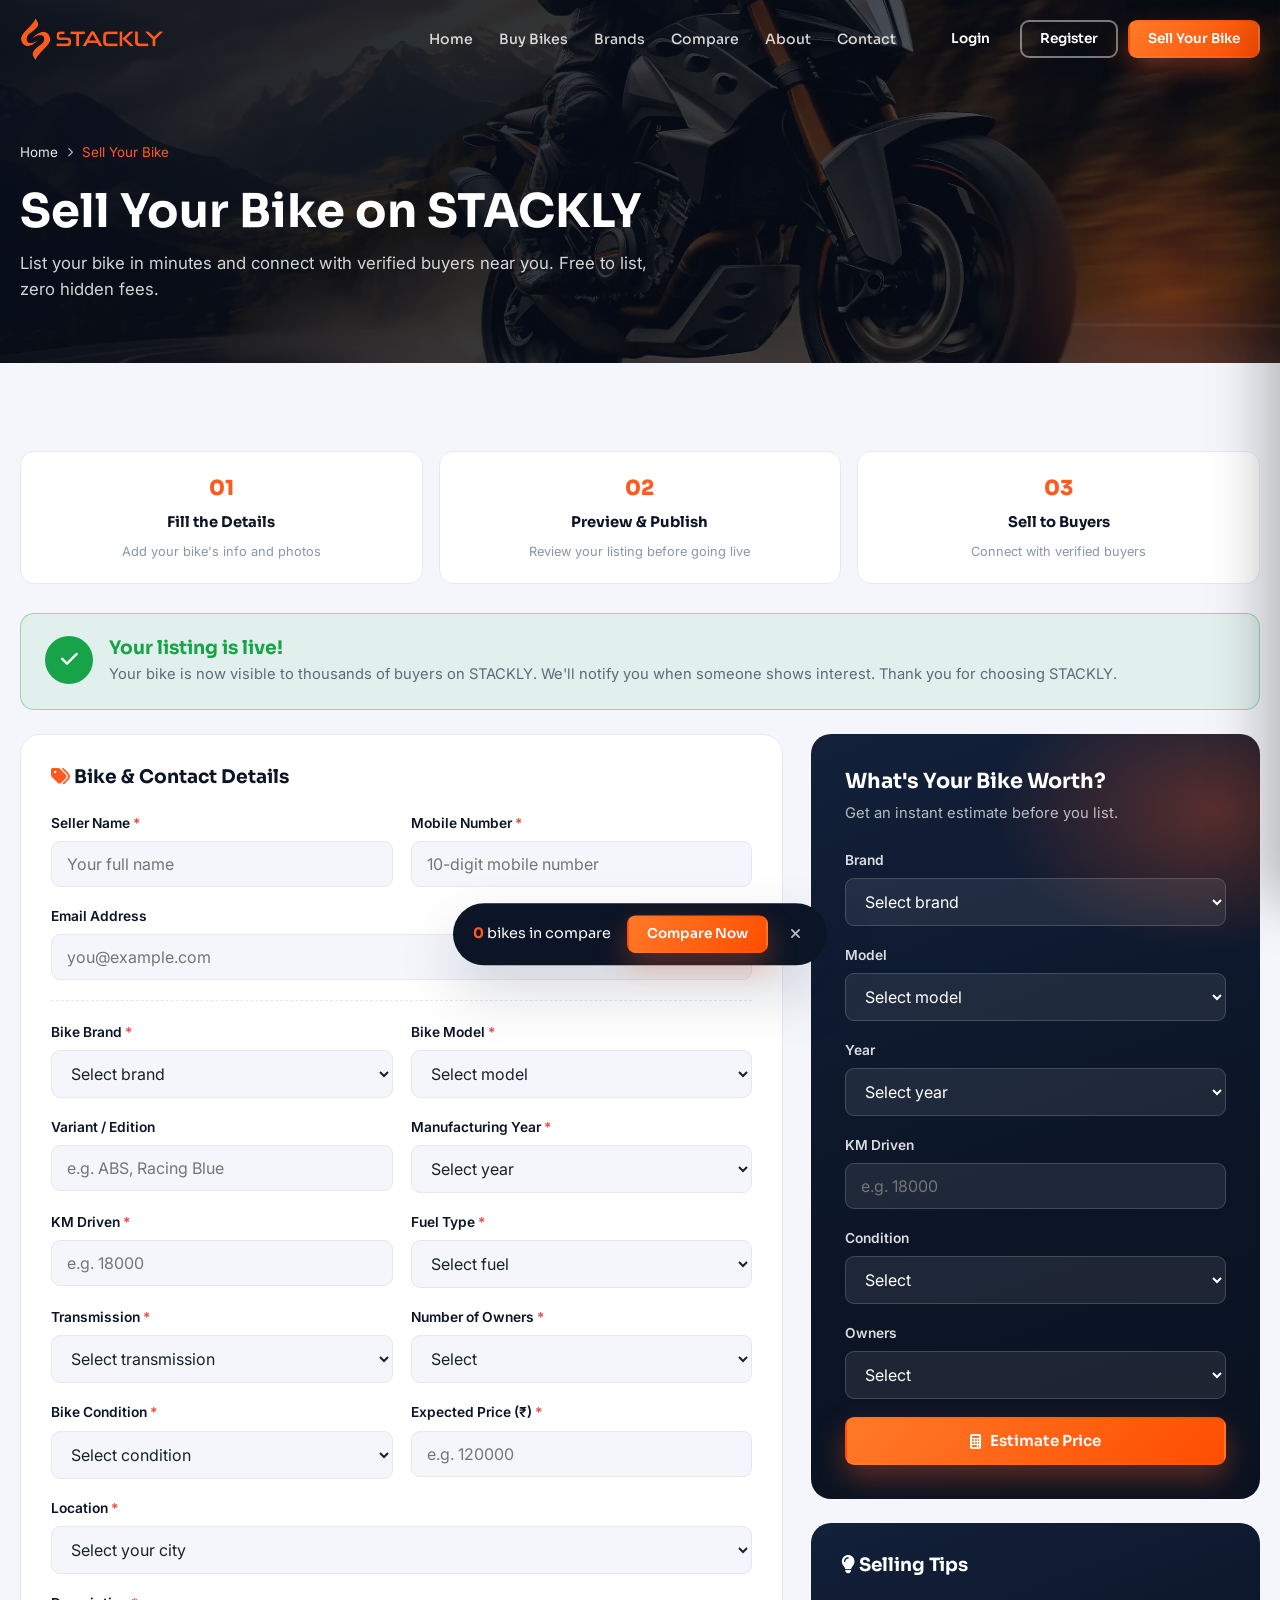
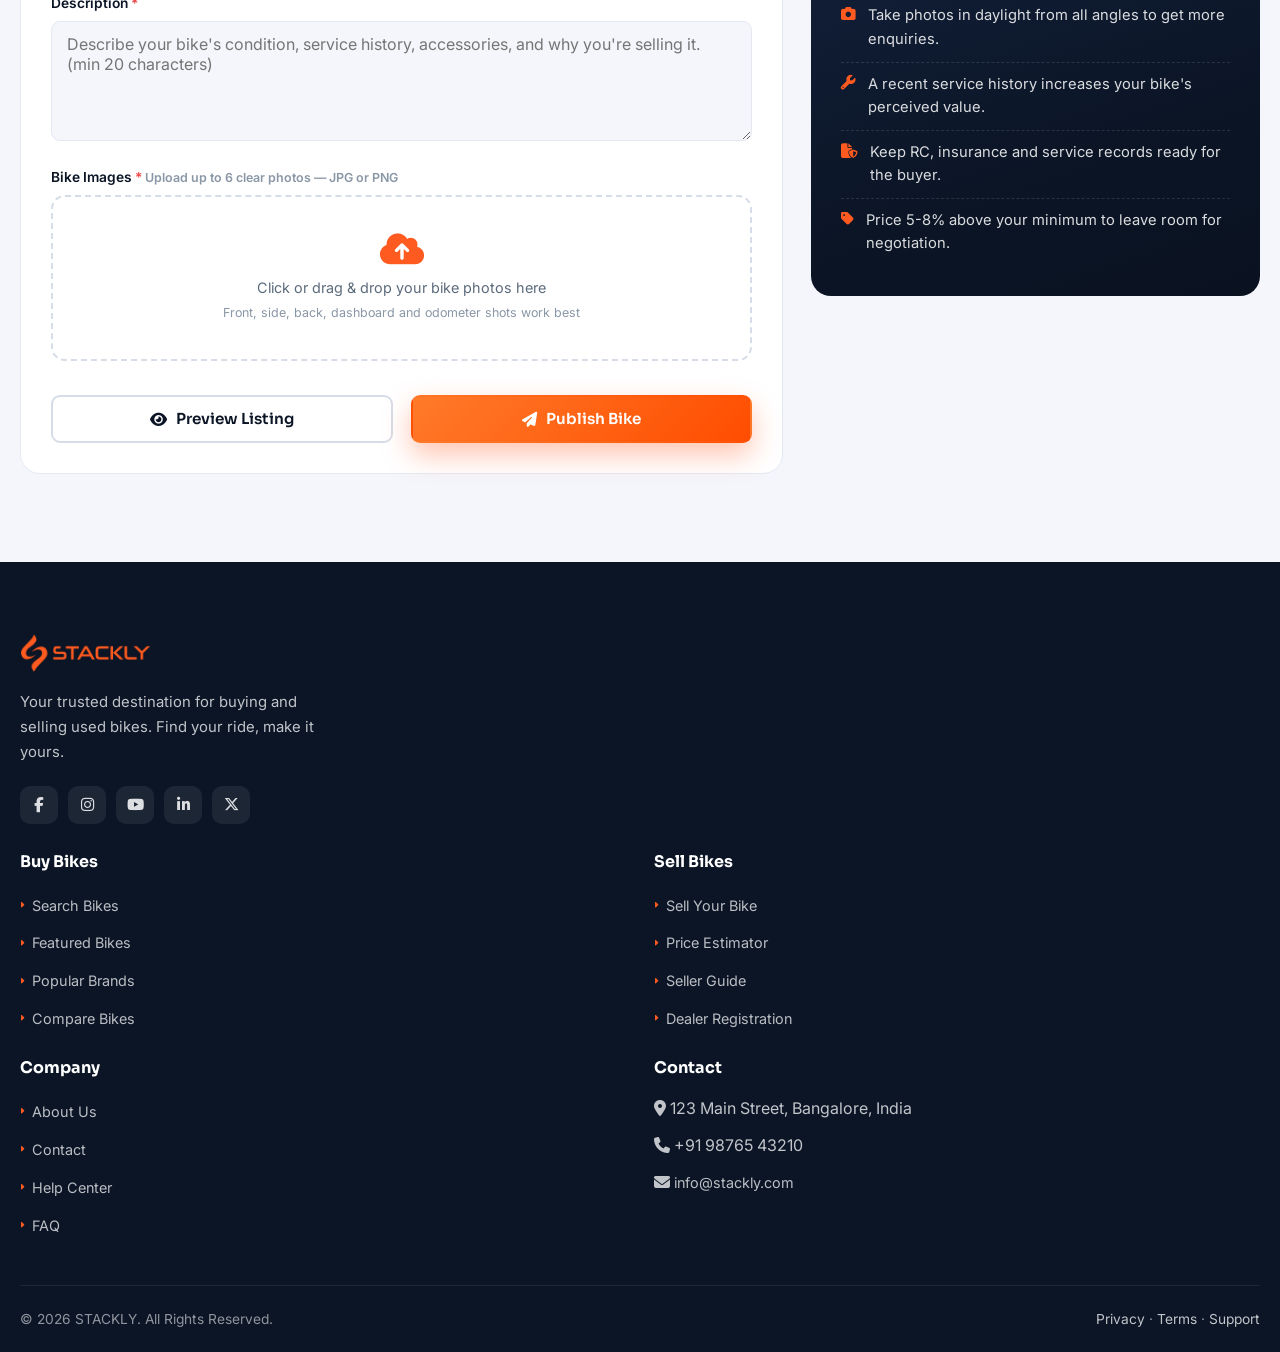
<file: pages/sell-bike.html>
<!DOCTYPE html>
<html lang="en">
<head>
  <meta charset="UTF-8">
  <meta name="viewport" content="width=device-width, initial-scale=1.0">
  <title>Sell Your Bike | STACKLY</title>
  <meta name="description" content="List your used bike on STACKLY in minutes. Get a free price estimate, upload photos and connect with verified buyers near you.">
  <meta name="keywords" content="sell used bike, list bike for sale, sell motorcycle, sell scooter, bike resale">
  <meta name="theme-color" content="#0b1526">
  <script>document.documentElement.className += " js";</script>
  <meta property="og:type" content="website">
  <meta property="og:site_name" content="STACKLY">
  <meta property="og:title" content="Sell Your Bike | STACKLY">
  <link rel="icon" href="../images/logo/logo.webp" type="image/webp">
  <link rel="preconnect" href="https://fonts.googleapis.com">
  <link rel="preconnect" href="https://fonts.gstatic.com" crossorigin>
  <link href="https://fonts.googleapis.com/css2?family=Inter:wght@400;500;600;700&family=Sora:wght@500;600;700;800&display=swap" rel="stylesheet">
  <link rel="stylesheet" href="https://cdnjs.cloudflare.com/ajax/libs/font-awesome/6.5.2/css/all.min.css">
  <link rel="stylesheet" href="../css/style.css">
  <link rel="stylesheet" href="../css/pages.css">
  <link rel="stylesheet" href="../css/responsive.css">
</head>
<body>

  <!-- ================= PAGE LOADER ================= -->
  <div class="page-loader" id="pageLoader" aria-hidden="true">
    <span class="loader-ring"></span>
    <p>Loading STACKLY&hellip;</p>
  </div>

  <!-- ================= HEADER ================= -->
  <header class="header" id="siteHeader">
    <div class="container header-inner">
      <a href="../index.html" class="logo" aria-label="STACKLY home">
        <img src="../images/logo/logo.webp" alt="STACKLY — used bike marketplace" width="143" height="44">
      </a>
      <nav class="nav" aria-label="Main navigation">
        <ul class="nav-list">
          <li><a href="../index.html" class="nav-link">Home</a></li>
          <li><a href="bikes.html" class="nav-link">Buy Bikes</a></li>
          <li><a href="brands.html" class="nav-link">Brands</a></li>
          <li><a href="compare.html" class="nav-link">Compare</a></li>
          <li><a href="about.html" class="nav-link">About</a></li>
          <li><a href="contact.html" class="nav-link">Contact</a></li>
        </ul>
      </nav>
      <div class="header-actions">
        <a href="login.html" class="btn btn-ghost btn-sm">Login</a>
        <a href="register.html" class="btn btn-outline btn-sm">Register</a>
        <a href="sell-bike.html" class="btn btn-primary btn-sm hide-mobile">Sell Your Bike</a>
        <button class="hamburger" id="menuToggle" aria-label="Open menu" aria-expanded="false" aria-controls="mobileMenu">
          <span></span><span></span><span></span>
        </button>
      </div>
    </div>
  </header>

  <!-- ================= MOBILE MENU ================= -->
  <div class="menu-overlay" id="menuOverlay" aria-hidden="true"></div>
  <div class="mobile-menu" id="mobileMenu" aria-hidden="true">
    <div class="mobile-menu-head">
      <img src="../images/logo/logo.webp" alt="STACKLY" width="132" height="34">
      <button class="menu-close" id="menuClose" aria-label="Close menu"><i class="fa-solid fa-xmark"></i></button>
    </div>
    <nav aria-label="Mobile navigation">
      <ul class="mobile-nav-list">
        <li><a href="../index.html" class="mobile-nav-link"><i class="fa-solid fa-house"></i> Home</a></li>
        <li><a href="bikes.html" class="mobile-nav-link"><i class="fa-solid fa-motorcycle"></i> Buy Bikes</a></li>
        <li><a href="brands.html" class="mobile-nav-link"><i class="fa-solid fa-cube"></i> Brands</a></li>
        <li><a href="compare.html" class="mobile-nav-link"><i class="fa-solid fa-code-compare"></i> Compare</a></li>
        <li><a href="about.html" class="mobile-nav-link"><i class="fa-solid fa-circle-info"></i> About</a></li>
        <li><a href="contact.html" class="mobile-nav-link"><i class="fa-solid fa-envelope"></i> Contact</a></li>
      </ul>
    </nav>
    <div class="mobile-menu-actions">
      <a href="login.html" class="btn btn-outline-dark btn-block">Login</a>
      <a href="register.html" class="btn btn-dark btn-block">Register</a>
      <a href="sell-bike.html" class="btn btn-primary btn-block">Sell Your Bike</a>
    </div>
  </div>



  <main>
    <!-- ================= PAGE HERO ================= -->
    <section class="page-hero hero-home">
      <div class="container">
        <nav class="breadcrumb" aria-label="Breadcrumb">
          <a href="../index.html">Home</a>
          <i class="fa-solid fa-chevron-right"></i>
          <span>Sell Your Bike</span>
        </nav>
        <div class="page-hero-inner">
          <h1>Sell Your Bike on STACKLY</h1>
          <p>List your bike in minutes and connect with verified buyers near you. Free to list, zero hidden fees.</p>
        </div>
      </div>
    </section>

    <section class="section">
      <div class="container">
        <!-- Steps -->
        <div class="sell-steps reveal">
          <div class="sell-step">
            <span class="num">01</span>
            <b>Fill the Details</b>
            <span>Add your bike's info and photos</span>
          </div>
          <div class="sell-step">
            <span class="num">02</span>
            <b>Preview &amp; Publish</b>
            <span>Review your listing before going live</span>
          </div>
          <div class="sell-step">
            <span class="num">03</span>
            <b>Sell to Buyers</b>
            <span>Connect with verified buyers</span>
          </div>
        </div>

        <!-- Success panel (shown after publish) -->
        <div class="success-panel is-hidden" id="sellSuccess">
          <div class="success-icon"><i class="fa-solid fa-check"></i></div>
          <div>
            <h3>Your listing is live!</h3>
            <p>Your bike is now visible to thousands of buyers on STACKLY. We'll notify you when someone shows interest. Thank you for choosing STACKLY.</p>
          </div>
        </div>

        <div class="sell-layout">
          <!-- Form -->
          <div class="form-card reveal">
            <h3 class="mb-24"><i class="fa-solid fa-tags accent"></i> Bike &amp; Contact Details</h3>
            <form id="sellForm" novalidate>
              <div class="form-row">
                <div class="form-group">
                  <label for="sellName">Seller Name <span class="req">*</span></label>
                  <input class="form-control" type="text" id="sellName" placeholder="Your full name" autocomplete="name" maxlength="16" pattern="[A-Za-z\s]+">
                  <div class="form-error">Please enter your full name (min 3 characters).</div>
                </div>
                <div class="form-group">
                  <label for="sellPhone">Mobile Number <span class="req">*</span></label>
                  <input class="form-control" type="tel" id="sellPhone" placeholder="10-digit mobile number" maxlength="10" autocomplete="tel">
                  <div class="form-error">Enter a valid 10-digit mobile number.</div>
                </div>
              </div>
              <div class="form-group">
                <label for="sellEmail">Email Address</label>
                <input class="form-control" type="email" id="sellEmail" placeholder="you@example.com" autocomplete="email">
                <div class="form-error">Enter a valid email address.</div>
              </div>

              <hr class="divider">

              <div class="form-row">
                <div class="form-group">
                  <label for="sellBrand">Bike Brand <span class="req">*</span></label>
                  <select class="form-control" id="sellBrand">
                    <option value="">Select brand</option>
                    <option>Yamaha</option><option>Honda</option><option>Royal Enfield</option>
                    <option>KTM</option><option>TVS</option><option>Bajaj</option>
                    <option>Suzuki</option><option>Hero</option><option>Kawasaki</option>
                    <option>BMW</option><option>Jawa</option><option>Ola Electric</option>
                  </select>
                  <div class="form-error">Please select the bike brand.</div>
                </div>
                <div class="form-group">
                  <label for="sellModel">Bike Model <span class="req">*</span></label>
                  <select class="form-control" id="sellModel">
                    <option value="">Select model</option>
                    <option>Yamaha R15</option><option>Honda Activa</option><option>Royal Enfield Classic 350</option>
                    <option>KTM Duke 390</option><option>TVS Apache RTR 160</option><option>Bajaj Pulsar NS200</option>
                    <option>Suzuki Gixxer SF</option><option>Hero Splendor Plus</option><option>Kawasaki Ninja 400</option>
                    <option>BMW G 310 R</option><option>Jawa Perak</option><option>Ola S1 Pro</option>  
                  </select>
                  <div class="form-error">Please select the bike model.</div>
                </div>
              </div>
              <div class="form-row">
                <div class="form-group">
                  <label for="sellVariant">Variant / Edition</label>
                  <input class="form-control" type="text" id="sellVariant" placeholder="e.g. ABS, Racing Blue">
                </div>
                <div class="form-group">
                  <label for="sellYear">Manufacturing Year <span class="req">*</span></label>
                  <select class="form-control" id="sellYear">
                    <option value="">Select year</option>
                  </select>
                  <div class="form-error">Year must be between 2005 and 2026.</div>
                </div>
              </div>
              <div class="form-row">
                <div class="form-group">
                  <label for="sellKm">KM Driven <span class="req">*</span></label>
                  <input class="form-control" type="number" id="sellKm" placeholder="e.g. 18000" min="0" max="200000">
                  <div class="form-error">Enter kilometers driven (1 – 2,00,000).</div>
                </div>
                <div class="form-group">
                  <label for="sellFuel">Fuel Type <span class="req">*</span></label>
                  <select class="form-control" id="sellFuel">
                    <option value="">Select fuel</option>
                    <option>Petrol</option><option>Electric</option><option>Diesel</option>
                  </select>
                  <div class="form-error">Please select fuel type.</div>
                </div>
              </div>
              <div class="form-row">
                <div class="form-group">
                  <label for="sellTrans">Transmission <span class="req">*</span></label>
                  <select class="form-control" id="sellTrans">
                    <option value="">Select transmission</option>
                    <option>Manual</option><option>Automatic</option>
                  </select>
                  <div class="form-error">Please select transmission.</div>
                </div>
                <div class="form-group">
                  <label for="sellOwners">Number of Owners <span class="req">*</span></label>
                  <select class="form-control" id="sellOwners">
                    <option value="">Select</option>
                    <option value="1">1 (First owner)</option>
                    <option value="2">2</option>
                    <option value="3">3</option>
                    <option value="4">4+</option>
                  </select>
                  <div class="form-error">Please select number of owners.</div>
                </div>
              </div>
              <div class="form-row">
                <div class="form-group">
                  <label for="sellCond">Bike Condition <span class="req">*</span></label>
                  <select class="form-control" id="sellCond">
                    <option value="">Select condition</option>
                    <option>Excellent</option><option>Very Good</option><option>Good</option><option>Fair</option>
                  </select>
                  <div class="form-error">Please select the bike condition.</div>
                </div>
                <div class="form-group">
                  <label for="sellPrice">Expected Price (₹) <span class="req">*</span></label>
                  <input class="form-control" type="number" id="sellPrice" placeholder="e.g. 120000" min="10000" max="2000000">
                  <div class="form-error">Expected price should be between ₹10,000 and ₹20,00,000.</div>
                </div>
              </div>
              <div class="form-group">
                <label for="sellLocation">Location <span class="req">*</span></label>
                <select class="form-control" id="sellLocation">
                  <option value="">Select your city</option>
                  <option>Chennai</option><option>Bangalore</option><option>Coimbatore</option>
                  <option>Madurai</option><option>Trichy</option><option>Kochi</option>
                  <option>Hyderabad</option><option>Mumbai</option><option>Delhi</option>
                  <option>Pune</option><option>Bengaluru</option>
                </select>
                <div class="form-error">Please select your city.</div>
              </div>
              <div class="form-group">
                <label for="sellDesc">Description <span class="req">*</span></label>
                <textarea class="form-control" id="sellDesc" placeholder="Describe your bike's condition, service history, accessories, and why you're selling it. (min 20 characters)"></textarea>
                <div class="form-error">Description should be at least 20 characters.</div>
              </div>

              <div class="form-group">
                <label>Bike Images <span class="req">*</span> <span class="form-hint">Upload up to 6 clear photos — JPG or PNG</span></label>
                <div class="upload-area" id="uploadArea" role="button" tabindex="0" aria-label="Upload bike images">
                  <i class="fa-solid fa-cloud-arrow-up"></i>
                  <p>Click or drag &amp; drop your bike photos here</p>
                  <small>Front, side, back, dashboard and odometer shots work best</small>
                  <input type="file" id="bikeImages" accept="image/*" multiple hidden>
                </div>
                <div class="upload-preview" id="uploadPreview"></div>
                <div class="form-error" id="uploadError">Please upload at least one bike photo.</div>
              </div>

              <div class="form-row">
                <button type="button" class="btn btn-outline-dark" id="previewListing"><i class="fa-solid fa-eye"></i> Preview Listing</button>
                <button type="button" class="btn btn-primary" id="publishBike"><i class="fa-solid fa-paper-plane"></i> Publish Bike</button>
              </div>
            </form>
          </div>

          <!-- Sidebar -->
          <aside class="side-stack">
            <div class="estimator-card">
              <h3>What's Your Bike Worth?</h3>
              <p class="est-sub">Get an instant estimate before you list.</p>
              <form id="estimatorForm" novalidate>
                <div class="form-group">
                  <label for="estBrand">Brand</label>
                  <select class="form-control" id="estBrand">
                    <option value="">Select brand</option>
                    <option>Yamaha</option><option>Honda</option><option>Royal Enfield</option>
                    <option>KTM</option><option>TVS</option><option>Bajaj</option>
                    <option>Suzuki</option><option>Hero</option><option>Kawasaki</option>
                    <option>BMW</option><option>Jawa</option><option>Ola Electric</option>
                  </select>
                </div>
                <div class="form-group">
                  <label for="estModel">Model</label>
                  <select class="form-control" id="estModel"><option value="">Select model</option></select>
                </div>
                <div class="form-group">
                  <label for="estYear">Year</label>
                  <select class="form-control" id="estYear"><option value="">Select year</option></select>
                </div>
                <div class="form-group">
                  <label for="estKm">KM Driven</label>
                  <input class="form-control" type="number" id="estKm" placeholder="e.g. 18000" min="0">
                </div>
                <div class="form-group">
                  <label for="estCond">Condition</label>
                  <select class="form-control" id="estCond">
                    <option value="">Select</option>
                    <option>Excellent</option><option>Very Good</option><option>Good</option><option>Fair</option>
                  </select>
                </div>
                <div class="form-group">
                  <label for="estOwners">Owners</label>
                  <select class="form-control" id="estOwners">
                    <option value="">Select</option>
                    <option value="1">1</option><option value="2">2</option><option value="3">3</option><option value="4">4+</option>
                  </select>
                </div>
                <button type="submit" class="btn btn-primary btn-block"><i class="fa-solid fa-calculator"></i> Estimate Price</button>
              </form>
              <div class="est-result" id="estResult">
                <div class="est-label">Estimated Market Value</div>
                <div class="est-range">₹0 – ₹0</div>
                <div class="est-note"></div>
                <p class="est-disclaimer">*Estimated value only, not a guaranteed selling price.</p>
              </div>
            </div>

            <div class="sell-tips">
              <h3><i class="fa-solid fa-lightbulb"></i> Selling Tips</h3>
              <ul>
                <li><i class="fa-solid fa-camera"></i> Take photos in daylight from all angles to get more enquiries.</li>
                <li><i class="fa-solid fa-wrench"></i> A recent service history increases your bike's perceived value.</li>
                <li><i class="fa-solid fa-file-shield"></i> Keep RC, insurance and service records ready for the buyer.</li>
                <li><i class="fa-solid fa-tag"></i> Price 5-8% above your minimum to leave room for negotiation.</li>
              </ul>
            </div>
          </aside>
        </div>
      </div>
    </section>
  </main>

  <!-- ================= FOOTER ================= -->
  <footer class="footer">
    <div class="container">
      <div class="footer-grid">
        <div class="footer-col">
          <a href="../index.html" aria-label="STACKLY home" class="footer-logo-link"><img class="footer-logo" src="../images/logo/logo.webp" alt="STACKLY logo" width="150" height="38"></a>
          <p class="footer-about">Your trusted destination for buying and selling used bikes. Find your ride, make it yours.</p>
          <div class="footer-socials">
            <a href="404.html" aria-label="Facebook"><i class="fa-brands fa-facebook-f"></i></a>
            <a href="404.html" aria-label="Instagram"><i class="fa-brands fa-instagram"></i></a>
            <a href="404.html" aria-label="YouTube"><i class="fa-brands fa-youtube"></i></a>
            <a href="404.html" aria-label="LinkedIn"><i class="fa-brands fa-linkedin-in"></i></a>
            <a href="404.html" aria-label="X (Twitter)"><i class="fa-brands fa-x-twitter"></i></a>
          </div>
        </div>
        <div class="footer-col">
          <h4>Buy Bikes</h4>
          <ul class="footer-links">
            <li><a href="bikes.html"><i class="fa-solid fa-caret-right"></i> Search Bikes</a></li>
            <li><a href="404.html"><i class="fa-solid fa-caret-right"></i> Featured Bikes</a></li>
            <li><a href="brands.html"><i class="fa-solid fa-caret-right"></i> Popular Brands</a></li>
            <li><a href="compare.html"><i class="fa-solid fa-caret-right"></i> Compare Bikes</a></li>
          </ul>
        </div>
        <div class="footer-col">
          <h4>Sell Bikes</h4>
          <ul class="footer-links">
            <li><a href="sell-bike.html"><i class="fa-solid fa-caret-right"></i> Sell Your Bike</a></li>
            <li><a href="404.html"><i class="fa-solid fa-caret-right"></i> Price Estimator</a></li>
            <li><a href="sell-bike.html"><i class="fa-solid fa-caret-right"></i> Seller Guide</a></li>
            <li><a href="contact.html"><i class="fa-solid fa-caret-right"></i> Dealer Registration</a></li>
          </ul>
        </div>
        <div class="footer-col">
          <h4>Company</h4>
          <ul class="footer-links">
            <li><a href="about.html"><i class="fa-solid fa-caret-right"></i> About Us</a></li>
            <li><a href="contact.html"><i class="fa-solid fa-caret-right"></i> Contact</a></li>
            <li><a href="contact.html"><i class="fa-solid fa-caret-right"></i> Help Center</a></li>
            <li><a href="contact.html"><i class="fa-solid fa-caret-right"></i> FAQ</a></li>
          </ul>
        </div>
        <div class="footer-col">
          <h4>Contact</h4>
          <ul class="footer-links">
            <li><i class="fa-solid fa-location-dot"></i> 123 Main Street, Bangalore, India</li>
            <li><i class="fa-solid fa-phone"></i> +91 98765 43210</li>
            <li><i class="fa-solid fa-envelope"></i> <a href="mailto:info@stackly.com">info@stackly.com</a></li>
          </ul>
        </div>
      </div>
      <div class="footer-bottom">
        <span>© 2026 STACKLY. All Rights Reserved.</span>
        <span><a href="404.html">Privacy</a> &middot; <a href="404.html">Terms</a> &middot; <a href="404.html">Support</a></span>
      </div>
    </div>
  </footer>

  <script src="../js/script.js"></script>
  <script src="../js/sell-bike.js"></script>
</body>
</html>
</file>
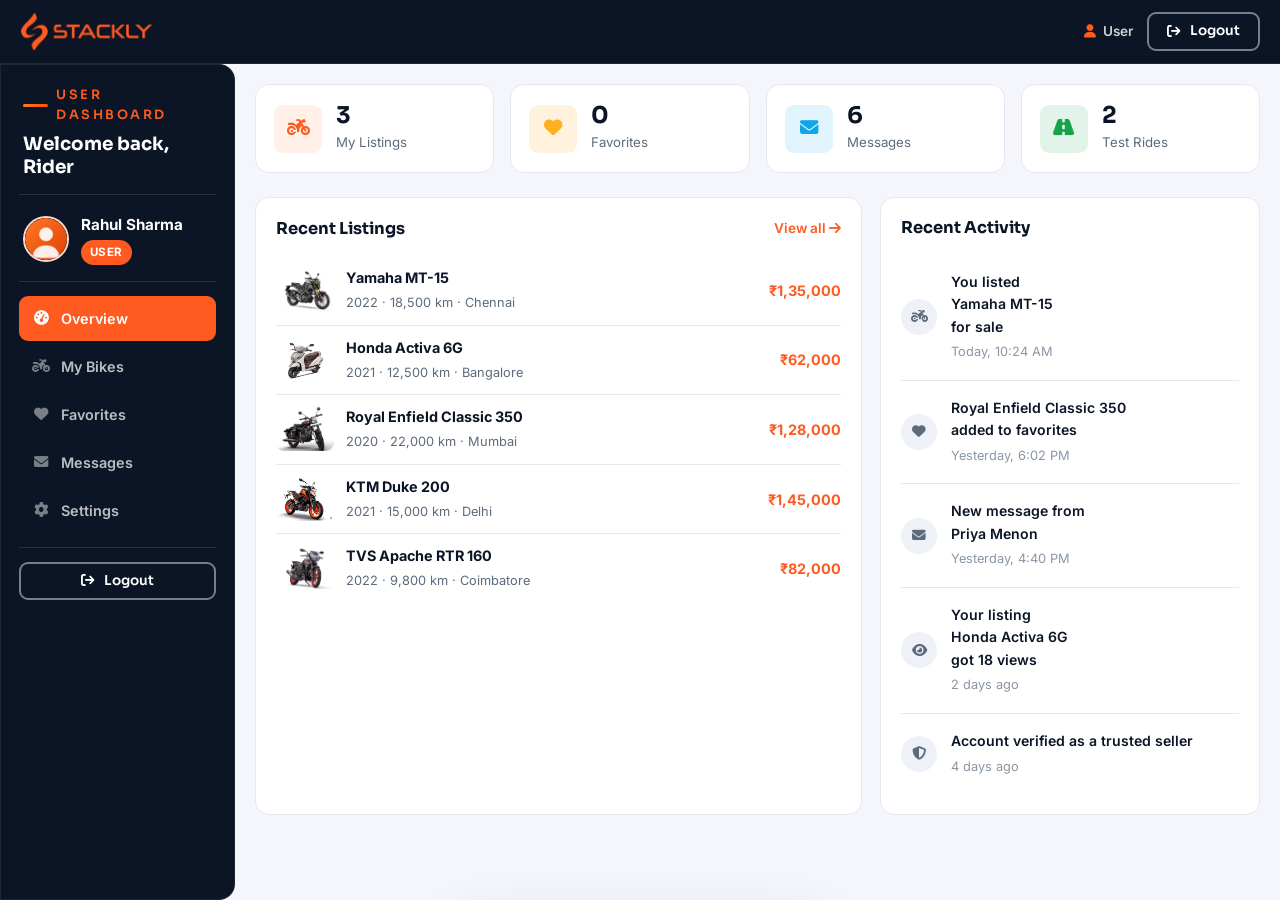
<file: pages/user-dashboard.html>
<!DOCTYPE html>
<html lang="en">
<head>
  <meta charset="UTF-8">
  <meta name="viewport" content="width=device-width, initial-scale=1.0">
  <title>User Dashboard | STACKLY</title>
  <meta name="description" content="Your STACKLY user dashboard — manage your bikes, favorites and messages.">
  <meta name="theme-color" content="#0b1526">
  <script>document.documentElement.className += " js";</script>
  <meta property="og:type" content="website">
  <meta property="og:site_name" content="STACKLY">
  <meta property="og:title" content="User Dashboard | STACKLY">
  <link rel="icon" href="../images/logo/logo.webp" type="image/webp">
  <link rel="preconnect" href="https://fonts.googleapis.com">
  <link rel="preconnect" href="https://fonts.gstatic.com" crossorigin>
  <link href="https://fonts.googleapis.com/css2?family=Inter:wght@400;500;600;700&family=Sora:wght@500;600;700;800&display=swap" rel="stylesheet">
  <link rel="stylesheet" href="https://cdnjs.cloudflare.com/ajax/libs/font-awesome/6.5.2/css/all.min.css">
  <link rel="stylesheet" href="../css/style.css">
  <link rel="stylesheet" href="../css/pages.css">
  <link rel="stylesheet" href="../css/dashboard.css">
  <link rel="stylesheet" href="../css/responsive.css">
</head>
<body id="dashboard" data-role="user">

  <!-- ================= PAGE LOADER ================= -->
  <div class="page-loader" id="pageLoader" aria-hidden="true">
    <span class="loader-ring"></span>
    <p>Loading STACKLY&hellip;</p>
  </div>

  <main>
    <!-- ================= DASHBOARD HEADER ================= -->
    <header class="dash-header">
      <div class="container dash-header-inner">
        <a href="../index.html" class="dash-header-logo" aria-label="STACKLY home">
          <img src="../images/logo/logo.webp" alt="STACKLY" width="132" height="34">
        </a>
        <div class="dash-header-actions">
          <button class="dash-menu-btn" id="dashMenuBtn" aria-label="Open dashboard menu"><i class="fa-solid fa-bars"></i></button>
          <span class="dash-header-role"><i class="fa-solid fa-user"></i> User</span>
          <a href="login.html" class="btn btn-outline btn-sm dash-header-logout"><i class="fa-solid fa-arrow-right-from-bracket"></i> Logout</a>
        </div>
      </div>
    </header>

    <!-- ================= USER DASHBOARD ================= -->
    <section class="dash-section">
      <div class="container dash-container">

        <div class="dash-wrap">

          <aside class="dash-sidebar" id="dashSidebar">
            <div class="dash-sidebar-head">
              <div>
                <span class="eyebrow">User Dashboard</span>
                <h1 id="dashGreeting">Welcome back, Rider</h1>
              </div>
              <button class="dash-sidebar-close" id="dashSidebarClose" aria-label="Close menu"><i class="fa-solid fa-xmark"></i></button>
            </div>
            <div class="dash-profile">
              <img src="../images/users/user-1.webp" alt="Rahul Sharma" class="dash-avatar">
              <div>
                <b>Rahul Sharma</b>
                <span class="role-badge" id="roleBadge">User</span>
              </div>
            </div>
            <nav class="dash-nav" aria-label="Dashboard navigation">
              <a class="dash-link active" data-panel="overview"><i class="fa-solid fa-gauge-high"></i> Overview</a>
              <a class="dash-link" data-panel="my-bikes"><i class="fa-solid fa-motorcycle"></i> My Bikes</a>
              <a class="dash-link" data-panel="favorites"><i class="fa-solid fa-heart"></i> Favorites</a>
              <a class="dash-link" data-panel="messages"><i class="fa-solid fa-envelope"></i> Messages</a>
              <a class="dash-link" data-panel="settings"><i class="fa-solid fa-gear"></i> Settings</a>
            </nav>
            <div class="dash-sidebar-foot">
              <a href="login.html" class="btn btn-outline btn-sm btn-block"><i class="fa-solid fa-arrow-right-from-bracket"></i> Logout</a>
            </div>
          </aside>
          <div class="dash-overlay" id="dashOverlay"></div>

          <div class="dash-main">

            <!-- ===== OVERVIEW ===== -->
            <section class="dash-panel active" id="panel-overview">
              <div class="dash-stats" id="overviewStats"></div>

              <div class="dash-grid">
                <div class="dash-card">
                  <div class="dash-card-head">
                    <h3>Recent Listings</h3>
                    <a href="404.html">View all <i class="fa-solid fa-arrow-right"></i></a>
                  </div>
                  <div id="recentListings"></div>
                </div>
                <div class="dash-card">
                  <div class="dash-card-head">
                    <h3>Recent Activity</h3>
                  </div>
                  <div class="activity-list" id="activityFeed"></div>
                </div>
              </div>
            </section>

            <!-- ===== MY BIKES ===== -->
            <section class="dash-panel" id="panel-my-bikes">
              <div class="dash-panel-head">
                <div>
                  <h2>My Bikes</h2>
                  <p>Bikes you have listed for sale on STACKLY.</p>
                </div>
                <a href="404.html" class="btn btn-primary btn-sm"><i class="fa-solid fa-plus"></i> Sell a Bike</a>
              </div>
              <div class="dash-bikes" id="myBikesList"></div>
            </section>

            <!-- ===== FAVORITES ===== -->
            <section class="dash-panel" id="panel-favorites">

              <!-- Header -->
              <div class="dash-panel-head">
                <div>
                  <span class="eyebrow">Saved Bikes</span>
                  <h2>Favorites</h2>
                  <p>Bikes you have saved to your wishlist.</p>
                </div>

                <a href="404.html" class="btn btn-outline-dark btn-sm">
                  <i class="fa-solid fa-magnifying-glass"></i>
                  Browse Bikes
                </a>
              </div>

              <!-- Favorites Summary -->
              <div class="dash-stats favorites-stats">

                <div class="dash-stat">
                  <div class="dash-stat-icon">
                    <i class="fa-solid fa-heart"></i>
                  </div>
                  <div>
                    <span class="dash-stat-label">Saved Bikes</span>
                    <strong id="favoriteCount">0</strong>
                  </div>
                </div>

                <div class="dash-stat">
                  <div class="dash-stat-icon">
                    <i class="fa-solid fa-tag"></i>
                  </div>
                  <div>
                    <span class="dash-stat-label">Price Range</span>
                    <strong id="favoritePriceRange">—</strong>
                  </div>
                </div>

                <div class="dash-stat">
                  <div class="dash-stat-icon">
                    <i class="fa-solid fa-location-dot"></i>
                  </div>
                  <div>
                    <span class="dash-stat-label">Locations</span>
                    <strong id="favoriteLocations">0</strong>
                  </div>
                </div>

                <div class="dash-stat">
                  <div class="dash-stat-icon">
                    <i class="fa-solid fa-bell"></i>
                  </div>
                  <div>
                    <span class="dash-stat-label">Price Alerts</span>
                    <strong id="favoriteAlerts">0</strong>
                  </div>
                </div>

              </div>

              <!-- Favorites Toolbar -->
              <div class="dash-card favorites-toolbar">

                <div class="favorites-search">
                  <i class="fa-solid fa-magnifying-glass"></i>
                  <input
                    type="search"
                    id="favoriteSearch"
                    placeholder="Search your favorite bikes..."
                    aria-label="Search favorite bikes"
                  >
                </div>

                <div class="favorites-filters">

                  <select id="favoriteSort" class="form-input">
                    <option value="newest">Recently Added</option>
                    <option value="price-low">Price: Low to High</option>
                    <option value="price-high">Price: High to Low</option>
                    <option value="year-new">Newest Model</option>
                    <option value="year-old">Oldest Model</option>
                  </select>

                  <a
                    href="404.html"
                    class="btn btn-outline-dark btn-sm"
                    id="clearFavorites"
                  >
                    <i class="fa-solid fa-trash"></i>
                    Clear All
                  </a>

                </div>

              </div>

              <!-- Favorite Bikes -->
              <div class="dash-card favorites-content">

                <div class="dash-card-head">
                  <div>
                    <h3>Saved Bikes</h3>
                    <span id="favoriteResultText">
                      Your favorite bikes will appear here.
                    </span>
                  </div>

                  <span class="dash-count-badge" id="favoriteBadge">0</span>
                </div>

                <div
                  class="dash-bikes"
                  id="favBikesList"
                ></div>

                <!-- Empty State -->
                <div
                  class="favorites-empty is-hidden"
                  id="favoritesEmpty"
                >
                  <div class="favorites-empty-icon">
                    <i class="fa-regular fa-heart"></i>
                  </div>

                  <h3>No Favorite Bikes Yet</h3>

                  <p>
                    You haven't saved any bikes to your favorites.
                    Browse our marketplace and save bikes you like.
                  </p>

                  <a href="404.html" class="btn btn-primary">
                    <i class="fa-solid fa-motorcycle"></i>
                    Browse Used Bikes
                  </a>
                </div>

                <!-- No Search Results -->
                <div
                  class="favorites-no-results is-hidden"
                  id="favoritesNoResults"
                >
                  <i class="fa-solid fa-magnifying-glass"></i>

                  <h3>No Bikes Found</h3>

                  <p>
                    We couldn't find any favorite bikes matching your search.
                  </p>

                  <a
                    href="404.html"
                    class="btn btn-outline-dark btn-sm"
                    id="clearFavoriteSearch"
                  >
                    Clear Search
                  </a>
                </div>

              </div>

              <!-- Price Alert Information -->
              <div class="dash-card favorite-info-card">

                <div class="favorite-info-icon">
                  <i class="fa-solid fa-bell"></i>
                </div>

                <div class="favorite-info-content">
                  <h3>Don't Miss a Great Deal</h3>

                  <p>
                    Save your favorite bikes and keep track of their prices,
                    availability and listing updates.
                  </p>
                </div>

                <a href="404.html" class="btn btn-outline-dark btn-sm">
                  Find More Bikes
                </a>

              </div>

            </section>

            <!-- ===== MESSAGES ===== -->
            <section class="dash-panel" id="panel-messages">

              <!-- Messages Header -->
              <div class="dash-panel-head">
                <div>
                  <span class="eyebrow">Inbox</span>
                  <h2>Messages</h2>
                  <p>Enquiries from interested buyers and sellers.</p>
                </div>

                <a
                  href="404.html"
                  class="btn btn-primary btn-sm"
                  id="composeMessageBtn"
                >
                  <i class="fa-solid fa-pen-to-square"></i>
                  New Message
                </a>
              </div>

              <!-- Message Statistics -->
              <div class="dash-stats message-stats">

                <div class="dash-stat">
                  <div class="dash-stat-icon">
                    <i class="fa-solid fa-envelope"></i>
                  </div>

                  <div>
                    <span class="dash-stat-label">Total Messages</span>
                    <strong id="totalMessages">0</strong>
                  </div>
                </div>

                <div class="dash-stat">
                  <div class="dash-stat-icon">
                    <i class="fa-solid fa-envelope-open"></i>
                  </div>

                  <div>
                    <span class="dash-stat-label">Read</span>
                    <strong id="readMessages">0</strong>
                  </div>
                </div>

                <div class="dash-stat">
                  <div class="dash-stat-icon">
                    <i class="fa-solid fa-envelope"></i>
                  </div>

                  <div>
                    <span class="dash-stat-label">Unread</span>
                    <strong id="unreadMessages">0</strong>
                  </div>
                </div>

                <div class="dash-stat">
                  <div class="dash-stat-icon">
                    <i class="fa-solid fa-reply"></i>
                  </div>

                  <div>
                    <span class="dash-stat-label">Replied</span>
                    <strong id="repliedMessages">0</strong>
                  </div>
                </div>

              </div>

              <!-- Search and Filters -->
              <div class="dash-card messages-toolbar">

                <div class="messages-search">
                  <i class="fa-solid fa-magnifying-glass"></i>

                  <input
                    type="search"
                    id="messageSearch"
                    placeholder="Search messages, users or bikes..."
                    aria-label="Search messages"
                  >
                </div>

                <div class="messages-filters">

                  <select id="messageFilter" class="form-input">
                    <option value="all">All Messages</option>
                    <option value="unread">Unread</option>
                    <option value="read">Read</option>
                    <option value="buyer">Buyers</option>
                    <option value="seller">Sellers</option>
                  </select>

                  <select id="messageSort" class="form-input">
                    <option value="newest">Newest First</option>
                    <option value="oldest">Oldest First</option>
                  </select>

                  <a
                    href="404.html"
                    type="button"
                    class="btn btn-outline-dark btn-sm"
                    id="markAllRead"
                  >
                    <i class="fa-solid fa-check-double"></i>
                    Mark All Read
                  </a>

                </div>

              </div>

              <!-- Message Tabs -->
              <div class="message-tabs">

                <a
                  href="404.html"
                  class="message-tab active"
                  data-message-tab="all"
                >
                  <i class="fa-solid fa-inbox"></i>
                  All
                  <span id="allMessageCount">0</span>
                </a>

                <a
                  href="404.html"
                  class="message-tab"
                  data-message-tab="unread"
                >
                  <i class="fa-solid fa-envelope"></i>
                  Unread
                  <span id="unreadMessageCount">0</span>
                </a>

                <a
                  href="404.html"
                  class="message-tab"
                  data-message-tab="sent"
                >
                  <i class="fa-solid fa-paper-plane"></i>
                  Sent
                  <span id="sentMessageCount">0</span>
                </a>

              </div>

              <!-- Messages List -->
              <div class="dash-card messages-card">

                <div class="dash-card-head">
                  <div>
                    <h3>Conversation Inbox</h3>

                    <span id="messageResultText">
                      Your conversations will appear here.
                    </span>
                  </div>

                  <span
                    class="dash-count-badge"
                    id="messageBadge"
                  >
                    0
                  </span>
                </div>

                <div
                  class="message-list"
                  id="msgList"
                ></div>

                <!-- Empty State -->
                <div
                  class="messages-empty is-hidden"
                  id="messagesEmpty"
                >

                  <div class="messages-empty-icon">
                    <i class="fa-regular fa-envelope"></i>
                  </div>

                  <h3>No Messages Yet</h3>

                  <p>
                    You don't have any conversations yet.
                    When buyers or sellers contact you,
                    their messages will appear here.
                  </p>

                  <a
                    href="404.html"
                    class="btn btn-primary"
                  >
                    <i class="fa-solid fa-motorcycle"></i>
                    Browse Bikes
                  </a>

                </div>

                <!-- No Search Results -->
                <div
                  class="messages-no-results is-hidden"
                  id="messagesNoResults"
                >

                  <i class="fa-solid fa-magnifying-glass"></i>

                  <h3>No Messages Found</h3>

                  <p>
                    No conversations match your current search or filter.
                  </p>

                  <a
                    href="404.html"
                    class="btn btn-outline-dark btn-sm"
                    id="clearMessageSearch"
                  >
                    Clear Search
                  </a>

                </div>

              </div>

              <!-- Message Help Card -->
              <div class="dash-card message-help-card">

                <div class="message-help-icon">
                  <i class="fa-solid fa-shield-halved"></i>
                </div>

                <div class="message-help-content">
                  <h3>Stay Safe While Messaging</h3>

                  <p>
                    Never share passwords, OTPs or sensitive banking information.
                    Always verify bike details and documents before making a payment.
                  </p>
                </div>

                <a
                  href="404.html"
                  class="btn btn-outline-dark btn-sm"
                >
                  Contact Support
                </a>

              </div>

            </section>

            <!-- ===== SETTINGS ===== -->
            <section class="dash-panel" id="panel-settings">
              <div class="dash-panel-head">
                <div>
                  <h2>Settings</h2>
                  <p>Manage your account and notification preferences.</p>
                </div>
              </div>
              <div class="dash-settings">
                <form class="app-form" id="dashSettingsForm" novalidate>
                  <div class="form-row">
                    <div class="form-group">
                      <label for="dsFname">First Name</label>
                      <input type="text" id="dsFname" class="form-input" value="Rahul" required>
                    </div>
                    <div class="form-group">
                      <label for="dsLname">Last Name</label>
                      <input type="text" id="dsLname" class="form-input" value="Sharma" required>
                    </div>
                  </div>
                  <div class="form-group">
                    <label for="dsEmail">Email Address</label>
                    <input type="email" id="dsEmail" class="form-input" value="rahul@example.com" required>
                  </div>
                  <div class="form-group">
                    <label for="dsPhone">Phone Number</label>
                    <input type="tel" id="dsPhone" class="form-input" value="9876543210" required>
                  </div>
                  <button type="submit" class="btn btn-primary"><i class="fa-solid fa-floppy-disk"></i> Save Changes</button>
                </form>
                <div class="form-row-between">
                  <div>
                    <b>Email notifications</b>
                    <span>Get updates on new bikes and offers.</span>
                  </div>
                  <label class="check-label"><input type="checkbox" id="dsNotify" checked> Enabled</label>
                </div>
              </div>
            </section>

          </div>
        </div>
      </div>
    </section>
  </main>

  <script src="../js/script.js"></script>
  <script src="../js/dashboard.js"></script>
</body>
</html>
</file>
<file: css/style.css>
/* ==========================================================================
   STACKLY — Used Bike Marketplace
   style.css  |  Core design system, components & animations
   ========================================================================== */

/* ---------- 1. CSS VARIABLES ---------- */
:root {
  --c-primary: #ff5a1f;
  --c-primary-600: #ef4d12;
  --c-primary-100: #fff0e8;
  --c-primary-200: #ffd9c7;
  --c-dark: #0b1526;
  --c-dark-2: #101d33;
  --c-dark-3: #16233c;
  --c-navy: #0e1c34;
  --c-text: #17222f;
  --c-text-2: #5c6b7c;
  --c-text-3: #8a97a6;
  --c-border: #e4e9f1;
  --c-border-2: #d7dde8;
  --c-bg: #f4f6fb;
  --c-bg-2: #eef1f7;
  --c-white: #ffffff;
  --c-gold: #ffb020;
  --c-green: #16a34a;
  --c-red: #ef4444;
  --c-blue: #0ea5e9;

  --grad-primary: linear-gradient(135deg, #ff7a2a, #ff4d00);
  --grad-dark: linear-gradient(160deg, #12203a, #0b1526 60%, #0a1220);

  --font-head: "Sora", "Segoe UI", sans-serif;
  --font-body: "Inter", "Segoe UI", sans-serif;

  --radius: 14px;
  --radius-sm: 9px;
  --radius-lg: 20px;
  --radius-pill: 999px;

  --shadow-sm: 0 2px 8px rgba(11, 21, 38, 0.06);
  --shadow: 0 12px 32px rgba(11, 21, 38, 0.1);
  --shadow-lg: 0 26px 60px rgba(11, 21, 38, 0.16);
  --shadow-primary: 0 12px 28px rgba(255, 90, 31, 0.35);

  --header-h: 78px;
  --transition: 0.3s cubic-bezier(0.4, 0, 0.2, 1);
  --ease-bounce: cubic-bezier(0.34, 1.56, 0.64, 1);
}

/* ---------- 2. RESET & BASE ---------- */
*,
*::before,
*::after {
  margin: 0;
  padding: 0;
  box-sizing: border-box;
}

/* ---------- 2.1 PAGE LOADER ---------- */
.page-loader {
  position: fixed;
  inset: 0;
  z-index: 100000;
  display: flex;
  flex-direction: column;
  align-items: center;
  justify-content: center;
  gap: 18px;
  background: #0b1526;
  transition: opacity 0.45s ease, visibility 0.45s ease;
}

.page-loader.hidden {
  opacity: 0;
  visibility: hidden;
  pointer-events: none;
}

.loader-ring {
  width: 56px;
  height: 56px;
  border-radius: 50%;
  border: 4px solid rgba(255, 255, 255, 0.14);
  border-top-color: #ff5722;
  animation: loaderSpin 0.8s linear infinite;
}

@keyframes loaderSpin {
  to { transform: rotate(360deg); }
}

.page-loader p {
  margin: 0;
  color: #9aa7b8;
  font-family: "Inter", sans-serif;
  font-size: 12px;
  font-weight: 600;
  letter-spacing: 3px;
  text-transform: uppercase;
}

html {
  scroll-behavior: smooth;
  -webkit-text-size-adjust: 100%;
}

body {
  font-family: var(--font-body);
  font-size: 16px;
  line-height: 1.6;
  color: var(--c-text);
  background: var(--c-bg);
  overflow-x: hidden;
  min-height: 100vh;
}

img {
  max-width: 100%;
  display: block;
  height: auto;
}

a {
  text-decoration: none;
  color: inherit;
}

ul,
ol {
  list-style: none;
}

button {
  font-family: inherit;
  border: none;
  background: none;
  cursor: pointer;
}

input,
select,
textarea {
  font-family: inherit;
  font-size: 1rem;
  color: inherit;
}

h1, h2, h3, h4, h5, h6 {
  font-family: var(--font-head);
  font-weight: 700;
  line-height: 1.25;
  color: var(--c-dark);
}

::selection {
  background: var(--c-primary);
  color: #fff;
}

:focus-visible {
  outline: 3px solid rgba(255, 90, 31, 0.45);
  outline-offset: 2px;
  border-radius: 4px;
}

/* ---------- 3. LAYOUT UTILITIES ---------- */
.container {
  width: 100%;
  max-width: 1280px;
  margin: 0 auto;
  padding: 0 24px;
}

.section {
  padding: 88px 0;
}

.section-sm {
  padding: 56px 0;
}

.section-head {
  max-width: 640px;
  margin-bottom: 44px;
}

.section-head.center {
  margin-left: auto;
  margin-right: auto;
  text-align: center;
}

.section-title {
  font-size: clamp(1.65rem, 3vw, 2.4rem);
  margin-bottom: 12px;
}

.section-subtitle {
  color: var(--c-text-2);
  font-size: 1.05rem;
}

.section-title .accent,
.accent {
  color: var(--c-primary);
}

.eyebrow {
  display: inline-flex;
  align-items: center;
  gap: 8px;
  font-family: var(--font-head);
  font-weight: 600;
  font-size: 0.8rem;
  letter-spacing: 2.5px;
  text-transform: uppercase;
  color: var(--c-primary);
  margin-bottom: 14px;
}

.eyebrow::before {
  content: "";
  width: 26px;
  height: 3px;
  border-radius: 3px;
  background: var(--grad-primary);
}

.center .eyebrow::after {
  content: "";
  width: 26px;
  height: 3px;
  border-radius: 3px;
  background: var(--grad-primary);
}

/* Grid helpers */
.grid {
  display: grid;
  gap: 24px;
}

.grid-cards {
  grid-template-columns: repeat(auto-fill, minmax(280px, 1fr));
}

.grid-cards-lg {
  grid-template-columns: repeat(3, minmax(0, 1fr));
  align-items: start;
}

/* Section background utilities */
.section-white {
  background: var(--c-white);
}

.hero-home {
  background-image: url("../images/bikes/Hero-bg.webp");
  background-position: center right;
}

.cta-bg {
  background-image: url("../images/banners/cta-banner.webp");
}

.est-box {
  max-width: 860px;
  margin: 0 auto;
}

.mt-60 {
  margin-top: 60px;
}

.mb-18 {
  margin-bottom: 18px;
}

.is-hidden {
  display: none;
}

.mt-10 { margin-top: 10px; }
.mt-12 { margin-top: 12px; }
.mt-16 { margin-top: 16px; }
.mt-20 { margin-top: 20px; }
.mb-16 { margin-bottom: 16px; }
.mb-24 { margin-bottom: 24px; }
.mt-28 { margin-top: 28px; }
.pt-sm { padding-top: 36px; }
.text-muted { color: var(--c-text-2); }
.text-sm { font-size: 0.92rem; }
.divider {
  border: none;
  border-top: 1px dashed var(--c-border);
  margin: 20px 0;
}
.side-stack {
  display: grid;
  gap: 24px;
}

/* ---------- 4. BUTTONS ---------- */
.btn {
  display: inline-flex;
  align-items: center;
  justify-content: center;
  gap: 9px;
  padding: 13px 26px;
  font-family: var(--font-head);
  font-weight: 600;
  font-size: 0.95rem;
  border-radius: var(--radius-sm);
  border: 2px solid transparent;
  transition: transform var(--transition), box-shadow var(--transition),
    background var(--transition), color var(--transition), border-color var(--transition);
  white-space: nowrap;
  line-height: 1.2;
  text-decoration: none;
}

.btn:hover {
  transform: translateY(-2px);
}

.btn:active {
  transform: translateY(0);
}

.btn-primary {
  background: var(--grad-primary);
  color: #fff;
  box-shadow: var(--shadow-primary);
}

.btn-primary:hover {
  box-shadow: 0 16px 34px rgba(255, 90, 31, 0.45);
}

.btn-outline {
  border-color: rgba(255, 255, 255, 0.45);
  color: #fff;
}

.btn-outline:hover {
  border-color: var(--c-primary);
  background: var(--c-primary);
}

.btn-outline-dark {
  border-color: var(--c-border-2);
  color: var(--c-dark);
  background: #fff;
}

.btn-outline-dark:hover {
  border-color: var(--c-primary);
  color: var(--c-primary);
}

.btn-ghost {
  color: #fff;
}

.btn-ghost:hover {
  background: rgba(255, 255, 255, 0.1);
}

.btn-dark {
  background: var(--c-dark);
  color: #fff;
}

.btn-dark:hover {
  background: #16233c;
}

.btn-danger {
  background: #dc3545;
  color: #fff;
}

.btn-danger:hover {
  background: #c82333;
}

.btn-light {
  background: #fff;
  color: var(--c-primary);
  box-shadow: var(--shadow-sm);
}

.btn-light:hover {
  box-shadow: var(--shadow);
}

.btn-sm {
  padding: 9px 18px;
  font-size: 0.85rem;
}

.btn-lg {
  padding: 16px 34px;
  font-size: 1.05rem;
}

.btn-block {
  width: 100%;
}

.btn svg {
  width: 16px;
  height: 16px;
}

.btn:disabled {
  opacity: 0.55;
  pointer-events: none;
}

/* ---------- 5. BADGES & CHIPS ---------- */
.badge {
  display: inline-flex;
  align-items: center;
  gap: 5px;
  padding: 4px 11px;
  border-radius: var(--radius-pill);
  font-size: 0.72rem;
  font-weight: 600;
  letter-spacing: 0.4px;
  text-transform: uppercase;
}

.badge-featured {
  background: var(--grad-primary);
  color: #fff;
  box-shadow: 0 6px 14px rgba(255, 90, 31, 0.4);
}

.badge-new {
  background: rgba(22, 163, 74, 0.9);
  color: #fff;
}

.badge-sold {
  background: var(--c-dark);
  color: #fff;
}

.badge-off {
  background: rgba(239, 68, 68, 0.92);
  color: #fff;
}

.chip {
  display: inline-flex;
  align-items: center;
  gap: 6px;
  padding: 6px 13px;
  border-radius: var(--radius-pill);
  background: var(--c-bg-2);
  border: 1px solid var(--c-border);
  color: var(--c-text-2);
  font-size: 0.82rem;
  font-weight: 500;
  transition: var(--transition);
}

.chip:hover {
  border-color: var(--c-primary);
  color: var(--c-primary);
  background: var(--c-primary-100);
}

/* ---------- 6. HEADER / NAVBAR ---------- */
.header {
  position: fixed;
  top: 0;
  left: 0;
  right: 0;
  z-index: 1000;
  height: var(--header-h);
  display: flex;
  align-items: center;
  background: transparent;
  transition: background var(--transition), box-shadow var(--transition), height var(--transition);
}

.header.scrolled {
  background: rgba(11, 21, 38, 0.96);
  backdrop-filter: blur(12px);
  -webkit-backdrop-filter: blur(12px);
  box-shadow: 0 10px 30px rgba(0, 0, 0, 0.25);
  height: 66px;
}

.header-inner {
  display: flex;
  align-items: center;
  justify-content: space-between;
  gap: 24px;
}

.logo {
  display: inline-flex;
  align-items: center;
  justify-content: flex-start;
  flex-shrink: 0;
  width: 143px;
  height: 44px;
}

.logo img {
  width: 143px;
  height: 44px;
  object-fit: contain;
  object-position: left center;
  display: block;
  background: transparent;
  border: none;
  padding: 0;
}

.nav {
  margin-left: auto;
}

.nav-list {
  display: flex;
  align-items: center;
  gap: 4px;
}

.nav-link {
  position: relative;
  display: inline-flex;
  align-items: center;
  padding: 10px 14px;
  font-family: var(--font-head);
  font-weight: 500;
  font-size: 0.92rem;
  color: rgba(255, 255, 255, 0.82);
  border-radius: var(--radius-sm);
  transition: color var(--transition);
}

.nav-link::after {
  content: "";
  position: absolute;
  left: 14px;
  right: 14px;
  bottom: 4px;
  height: 2px;
  border-radius: 2px;
  background: var(--grad-primary);
  transform: scaleX(0);
  transform-origin: left;
  transition: transform var(--transition);
}

.nav-link:hover {
  color: #fff;
}

.nav-link:hover::after,
.nav-link.active::after {
  transform: scaleX(1);
}

.nav-link.active {
  color: #fff;
}

.header-actions {
  display: flex;
  align-items: center;
  gap: 10px;
  flex-shrink: 0;
}

/* Hamburger */
.hamburger {
  display: none;
  width: 44px;
  height: 44px;
  border-radius: 10px;
  background: rgba(255, 255, 255, 0.08);
  flex-direction: column;
  align-items: center;
  justify-content: center;
  gap: 5px;
  transition: background var(--transition);
}

.hamburger:hover {
  background: rgba(255, 255, 255, 0.18);
}

.hamburger span {
  width: 22px;
  height: 2px;
  border-radius: 2px;
  background: #fff;
  transition: var(--transition);
}

/* Mobile drawer */
.menu-overlay {
  position: fixed;
  inset: 0;
  background: rgba(6, 12, 24, 0.6);
  backdrop-filter: blur(3px);
  z-index: 1100;
  opacity: 0;
  visibility: hidden;
  transition: opacity var(--transition), visibility var(--transition);
}

.menu-overlay.show {
  opacity: 1;
  visibility: visible;
}

.mobile-menu {
  position: fixed;
  top: 0;
  right: 0;
  bottom: 0;
  width: min(320px, 86vw);
  z-index: 1200;
  background: #fff;
  display: flex;
  flex-direction: column;
  padding: 22px 22px 30px;
  transform: translateX(100%);
  transition: transform 0.38s var(--ease-bounce);
  overflow-y: auto;
  box-shadow: -18px 0 50px rgba(0, 0, 0, 0.25);
}

.mobile-menu.open {
  transform: translateX(0);
}

.mobile-menu-head {
  display: flex;
  align-items: center;
  justify-content: space-between;
  margin-bottom: 22px;
}

.mobile-menu-head img {
  width: 132px;
  height: 34px;
}

.menu-close {
  width: 40px;
  height: 40px;
  border-radius: 10px;
  background: var(--c-bg-2);
  color: var(--c-dark);
  font-size: 1.05rem;
  display: inline-flex;
  align-items: center;
  justify-content: center;
  transition: var(--transition);
}

.menu-close:hover {
  background: var(--c-primary-100);
  color: var(--c-primary);
}

.mobile-nav-list {
  display: flex;
  flex-direction: column;
}

.mobile-nav-link {
  display: flex;
  align-items: center;
  gap: 12px;
  padding: 13px 12px;
  border-radius: 10px;
  font-family: var(--font-head);
  font-weight: 500;
  color: var(--c-dark);
  border-bottom: 1px solid var(--c-bg-2);
  transition: background var(--transition), color var(--transition), padding-left var(--transition);
}

.mobile-nav-link i {
  width: 20px;
  color: var(--c-primary);
  font-size: 0.9rem;
}

.mobile-nav-link:hover,
.mobile-nav-link.active {
  background: var(--c-primary-100);
  color: var(--c-primary);
  padding-left: 18px;
}

.mobile-menu-actions {
  margin-top: auto;
  padding-top: 20px;
  display: grid;
  gap: 10px;
}

.mobile-menu-actions .btn-outline-dark {
  border-color: var(--c-border-2);
  color: var(--c-dark);
}

.mobile-menu-actions .btn-outline-dark:hover {
  color: var(--c-primary);
}

/* ---------- 7. HERO ---------- */
.hero {
  position: relative;
  min-height: 680px;
  display: flex;
  align-items: center;
  padding-top: calc(var(--header-h) + 40px);
  padding-bottom: 90px;
  color: #fff;
  background-size: cover;
  background-position: center;
  overflow: hidden;
}

.hero::before {
  content: "";
  position: absolute;
  inset: 0;
  background: linear-gradient(100deg, rgba(6, 12, 24, 0.92) 0%, rgba(6, 12, 24, 0.66) 48%, rgba(6, 12, 24, 0.28) 100%);
}

.hero-content {
  position: relative;
  z-index: 2;
  max-width: 720px;
}

.hero-title {
  font-size: clamp(2.2rem, 5vw, 3.6rem);
  color: #fff;
  font-weight: 800;
  letter-spacing: -0.5px;
  margin-bottom: 16px;
  animation: heroSlideLeft 0.8s var(--ease-bounce) both;
}

@keyframes heroSlideLeft {
  0% { opacity: 0; transform: translateX(-60px); }
  100% { opacity: 1; transform: translateX(0); }
}

.hero-title .grad {
  background: var(--grad-primary);
  background-size: 200% auto;
  -webkit-background-clip: text;
  background-clip: text;
  -webkit-text-fill-color: transparent;
  animation: gradShimmer 3.5s linear infinite;
}

@keyframes gradShimmer {
  0% { background-position: 0% center; }
  100% { background-position: -200% center; }
}

.hero-subtitle {
  font-size: clamp(1rem, 2vw, 1.2rem);
  color: rgba(255, 255, 255, 0.85);
  max-width: 540px;
  margin-bottom: 32px;
  animation: heroSlideRight 0.8s 0.15s var(--ease-bounce) both, textSway 6s ease-in-out 1.2s infinite;
}

@keyframes textSway {
  0%, 100% { transform: translateX(0); }
  50% { transform: translateX(14px); }
}

@keyframes heroSlideRight {
  0% { opacity: 0; transform: translateX(60px); }
  100% { opacity: 1; transform: translateX(0); }
}

.hero-stats {
  display: flex;
  flex-wrap: wrap;
  gap: 26px;
  margin-top: 38px;
  animation: heroSlideUp 0.7s 0.3s var(--ease-bounce) both;
}

.hero-stat b {
  display: block;
  font-family: var(--font-head);
  font-size: 1.45rem;
  color: #fff;
}

.hero-stat span {
  font-size: 0.85rem;
  color: rgba(255, 255, 255, 0.7);
}

/* Hero search panel */
.hero-search {
  position: relative;
  z-index: 2;
  margin-top: 40px;
  animation: heroSlideUp 0.7s 0.22s var(--ease-bounce) both;
}

.search-panel {
  background: #fff;
  border-radius: var(--radius-lg);
  padding: 22px;
  box-shadow: var(--shadow-lg);
  max-width: 980px;
}

.search-grid {
  display: grid;
  grid-template-columns: 1.4fr 1fr 1fr 1fr;
  gap: 14px;
}

.search-field label {
  display: block;
  font-size: 0.74rem;
  font-weight: 600;
  letter-spacing: 0.6px;
  text-transform: uppercase;
  color: var(--c-text-3);
  margin-bottom: 6px;
}

.search-field .field-control {
  display: flex;
  align-items: center;
  gap: 10px;
  padding: 0 14px;
  height: 48px;
  border: 1.5px solid rgba(255, 255, 255, 0.14);
  border-radius: var(--radius-sm);
  background: var(--c-dark-2);
  transition: border-color var(--transition), box-shadow var(--transition);
}

.search-field .field-control:focus-within {
  border-color: var(--c-primary);
  box-shadow: 0 0 0 4px rgba(255, 90, 31, 0.18);
}

.search-field .field-control i {
  color: rgba(255, 255, 255, 0.55);
  font-size: 0.85rem;
}

.search-field input,
.search-field select {
  width: 100%;
  border: none;
  background: transparent;
  outline: none;
  height: 100%;
  font-size: 0.95rem;
  color: #fff;
}

.search-field select option {
  color: var(--c-dark);
}

.search-panel-actions {
  display: flex;
  align-items: center;
  gap: 12px;
  margin-top: 16px;
  flex-wrap: wrap;
}

.search-advanced {
  margin-left: auto;
  color: var(--c-text-2);
  font-weight: 500;
  font-size: 0.88rem;
  display: inline-flex;
  align-items: center;
  gap: 6px;
  transition: color var(--transition);
}

.search-advanced:hover {
  color: var(--c-primary);
}

.advanced-fields {
  display: grid;
  grid-template-columns: repeat(4, 1fr);
  gap: 14px;
  margin-top: 16px;
  padding-top: 16px;
  border-top: 1px dashed var(--c-border);
  max-height: 0;
  overflow: hidden;
  opacity: 0;
  transition: max-height 0.4s ease, opacity 0.3s ease, margin-top 0.3s ease, padding-top 0.3s ease;
}

.advanced-fields.open {
  max-height: 300px;
  opacity: 1;
  margin-top: 16px;
  padding-top: 16px;
}

/* ---------- 8. BIKE CARDS ---------- */
.bike-card {
  position: relative;
  background: #fff;
  border-radius: var(--radius);
  overflow: hidden;
  border: 1px solid var(--c-border);
  box-shadow: var(--shadow-sm);
  display: flex;
  flex-direction: column;
  transition: transform 0.35s var(--ease-bounce), box-shadow 0.35s ease, border-color 0.35s ease;
}

.bike-card:hover {
  transform: translateY(-9px);
  box-shadow: var(--shadow-lg);
  border-color: transparent;
}

.bike-card .bike-media {
  position: relative;
  height: 205px;
  overflow: hidden;
  background: var(--c-dark);
}

.bike-card .bike-media img {
  width: 100%;
  height: 100%;
  object-fit: cover;
  transition: transform 0.6s ease;
}

.bike-card:hover .bike-media img {
  transform: scale(1.09);
}

.bike-media .badges {
  position: absolute;
  top: 14px;
  left: 14px;
  display: flex;
  flex-direction: column;
  gap: 7px;
  z-index: 3;
}

.bike-media .card-actions {
  position: absolute;
  top: 12px;
  right: 12px;
  display: flex;
  flex-direction: column;
  gap: 8px;
  z-index: 3;
}

.icon-btn {
  width: 38px;
  height: 38px;
  border-radius: 50%;
  display: inline-flex;
  align-items: center;
  justify-content: center;
  background: rgba(255, 255, 255, 0.95);
  color: var(--c-text-2);
  font-size: 0.95rem;
  box-shadow: var(--shadow-sm);
  transition: transform var(--transition), color var(--transition), background var(--transition);
}

.icon-btn:hover {
  transform: scale(1.12);
  color: var(--c-primary);
}

.icon-btn.active {
  color: #fff;
  background: var(--c-red);
  animation: heartPop 0.45s var(--ease-bounce);
}

.compare-check {
  position: absolute;
  bottom: 12px;
  left: 14px;
  z-index: 3;
  display: inline-flex;
  align-items: center;
  gap: 7px;
  background: rgba(11, 21, 38, 0.72);
  color: #fff;
  padding: 7px 11px;
  border-radius: var(--radius-pill);
  font-size: 0.78rem;
  font-weight: 500;
  cursor: pointer;
  backdrop-filter: blur(4px);
  transition: background var(--transition);
}

.compare-check:hover {
  background: rgba(11, 21, 38, 0.9);
}

.compare-check input {
  width: 15px;
  height: 15px;
  accent-color: var(--c-primary);
  cursor: pointer;
}

.bike-body {
  padding: 18px 18px 20px;
  display: flex;
  flex-direction: column;
  flex: 1;
}

.bike-brand {
  font-size: 0.74rem;
  font-weight: 700;
  letter-spacing: 1.4px;
  text-transform: uppercase;
  color: var(--c-primary);
  margin-bottom: 5px;
}

.bike-name {
  font-size: 1.12rem;
  font-weight: 700;
  margin-bottom: 4px;
  color: var(--c-dark);
}

.bike-tagline {
  font-size: 0.84rem;
  color: var(--c-text-3);
  margin-bottom: 14px;
}

.bike-specs {
  display: flex;
  flex-wrap: wrap;
  gap: 8px 16px;
  padding: 13px 0;
  border-top: 1px dashed var(--c-border);
  border-bottom: 1px dashed var(--c-border);
  margin-bottom: 14px;
}

.bike-specs span {
  display: inline-flex;
  align-items: center;
  gap: 6px;
  font-size: 0.82rem;
  color: var(--c-text-2);
}

.bike-specs i {
  color: var(--c-primary);
  font-size: 0.78rem;
}

.bike-loc {
  display: inline-flex;
  align-items: center;
  gap: 6px;
  font-size: 0.83rem;
  color: var(--c-text-2);
  margin-bottom: 14px;
}

.bike-loc i {
  color: var(--c-text-3);
}

.bike-foot {
  margin-top: auto;
  display: flex;
  align-items: flex-end;
  justify-content: space-between;
  gap: 10px;
}

.bike-price {
  font-family: var(--font-head);
  font-size: 1.35rem;
  font-weight: 700;
  color: var(--c-dark);
  line-height: 1.15;
}

.bike-price small {
  display: block;
  font-family: var(--font-body);
  font-size: 0.78rem;
  font-weight: 500;
  color: var(--c-green);
}

.bike-card .btn {
  padding: 10px 18px;
  font-size: 0.85rem;
}

/* Card entrance animation (added by JS) */
.bike-card.reveal-card {
  opacity: 0;
  transform: translateY(30px) scale(0.97);
}

.bike-card.reveal-card.in-view {
  animation: cardIn 0.6s var(--ease-bounce) forwards;
}

/* shine sweep on image hover */
.bike-media::after {
  content: "";
  position: absolute;
  inset: 0;
  background: linear-gradient(105deg, transparent 40%, rgba(255, 255, 255, 0.28) 50%, transparent 60%);
  transform: translateX(-120%);
  transition: transform 0.8s ease;
  z-index: 2;
}

.bike-card:hover .bike-media::after {
  transform: translateX(120%);
}

/* ---------- 9. CATEGORY CARDS ---------- */
.cat-card {
  background: #fff;
  border: 1px solid var(--c-border);
  border-radius: var(--radius);
  padding: 28px 22px;
  text-align: center;
  transition: transform var(--transition), box-shadow var(--transition), border-color var(--transition);
  position: relative;
  overflow: hidden;
}

.cat-card::before {
  content: "";
  position: absolute;
  inset: 0;
  background: var(--grad-primary);
  opacity: 0;
  transition: opacity var(--transition);
}

.cat-card:hover {
  transform: translateY(-8px);
  box-shadow: var(--shadow-lg);
  border-color: transparent;
}

.cat-card:hover::before {
  opacity: 1;
}

.cat-img {
  margin: -28px -22px 20px;
  height: 140px;
  overflow: hidden;
  border-radius: var(--radius) var(--radius) 0 0;
}

.cat-img img {
  width: 100%;
  height: 100%;
  object-fit: cover;
  transition: transform var(--transition);
}

.cat-card:hover .cat-img img {
  transform: scale(1.06);
}

.cat-card > * {
  position: relative;
  z-index: 1;
}

.cat-icon {
  width: 62px;
  height: 62px;
  margin: 0 auto 16px;
  border-radius: 18px;
  background: var(--c-primary-100);
  color: var(--c-primary);
  display: flex;
  align-items: center;
  justify-content: center;
  font-size: 1.5rem;
  transition: background var(--transition), color var(--transition), transform var(--transition);
}

.cat-card:hover .cat-icon {
  background: rgba(255, 255, 255, 0.22);
  color: #fff;
  transform: scale(1.08) rotate(-6deg);
}

.cat-card h3 {
  font-size: 1.05rem;
  margin-bottom: 4px;
}

.cat-card .cat-count {
  font-size: 0.85rem;
  color: var(--c-text-3);
  margin-bottom: 14px;
}

.cat-card .cat-link {
  font-size: 0.85rem;
  font-weight: 600;
  color: var(--c-primary);
  display: inline-flex;
  align-items: center;
  gap: 6px;
  transition: color var(--transition);
}

.cat-card:hover .cat-link,
.cat-card:hover h3,
.cat-card:hover .cat-count {
  color: #fff;
}

.cat-card .cat-link i {
  transition: transform var(--transition);
}

.cat-card:hover .cat-link i {
  transform: translateX(4px);
}

/* ---------- 10. BRAND CARDS ---------- */
.brand-card {
  background: #fff;
  border: 1px solid var(--c-border);
  border-radius: var(--radius);
  padding: 26px 18px;
  text-align: center;
  transition: transform var(--transition), box-shadow var(--transition), border-color var(--transition);
  cursor: pointer;
}

.brand-card:hover {
  transform: translateY(-6px);
  box-shadow: var(--shadow-lg);
  border-color: var(--c-primary);
}

.brand-card .brand-icon {
  width: 58px;
  height: 58px;
  margin: 0 auto 14px;
  border-radius: 16px;
  background: #fff;
  display: flex;
  align-items: center;
  justify-content: center;
  overflow: hidden;
  transition: background var(--transition);
}

.brand-card .brand-icon img {
  max-width: 80%;
  max-height: 80%;
  object-fit: contain;
}

.brand-card:hover .brand-icon {
  background: var(--c-bg-2);
}

.brand-card h3 {
  font-size: 1rem;
  margin-bottom: 3px;
}

.brand-card span {
  font-size: 0.82rem;
  color: var(--c-text-3);
}

/* ---------- 11. LOCATION / CITY CARDS ---------- */
.city-card {
  background: #fff;
  border: 1px solid var(--c-border);
  border-radius: var(--radius);
  padding: 20px 22px;
  display: flex;
  align-items: center;
  gap: 15px;
  transition: transform var(--transition), box-shadow var(--transition), border-color var(--transition);
}

.city-card:hover {
  transform: translateY(-5px);
  box-shadow: var(--shadow);
  border-color: var(--c-primary);
}

.city-card .city-icon {
  width: 46px;
  height: 46px;
  border-radius: 13px;
  background: var(--c-primary-100);
  color: var(--c-primary);
  display: flex;
  align-items: center;
  justify-content: center;
  font-size: 1.15rem;
  flex-shrink: 0;
}

.city-card h3 {
  font-size: 1rem;
}

.city-card span {
  font-size: 0.82rem;
  color: var(--c-text-3);
}

.city-card i.chev {
  margin-left: auto;
  color: var(--c-text-3);
  transition: transform var(--transition), color var(--transition);
}

.city-card:hover i.chev {
  transform: translateX(4px);
  color: var(--c-primary);
}

/* ---------- 12. FEATURE CARDS (Why Choose) ---------- */
.feature-card {
  background: #fff;
  border: 1px solid var(--c-border);
  border-radius: var(--radius-lg);
  padding: 32px 26px;
  transition: transform var(--transition), box-shadow var(--transition), border-color var(--transition);
  position: relative;
  overflow: hidden;
}

.feature-card::after {
  content: "";
  position: absolute;
  right: -40px;
  top: -40px;
  width: 130px;
  height: 130px;
  border-radius: 50%;
  background: var(--c-primary-100);
  opacity: 0.6;
  transition: transform var(--transition);
}

.feature-card:hover {
  transform: translateY(-7px);
  box-shadow: var(--shadow-lg);
  border-color: transparent;
}

.feature-card:hover::after {
  transform: scale(1.5);
}

.feature-card .feature-icon {
  width: 58px;
  height: 58px;
  border-radius: 16px;
  background: var(--grad-primary);
  color: #fff;
  display: flex;
  align-items: center;
  justify-content: center;
  font-size: 1.4rem;
  margin-bottom: 20px;
  box-shadow: var(--shadow-primary);
  position: relative;
  z-index: 1;
}

.feature-card h3 {
  font-size: 1.15rem;
  margin-bottom: 9px;
  position: relative;
  z-index: 1;
}

.feature-card p {
  color: var(--c-text-2);
  font-size: 0.94rem;
  position: relative;
  z-index: 1;
}

/* ---------- 13. HOW IT WORKS ---------- */
.steps-wrap {
  display: grid;
  grid-template-columns: repeat(3, 1fr);
  gap: 26px;
  position: relative;
}

.step-card {
  background: #fff;
  border: 1px solid var(--c-border);
  border-radius: var(--radius-lg);
  padding: 32px 26px;
  text-align: center;
  position: relative;
  transition: transform var(--transition), box-shadow var(--transition);
}

.step-card:hover {
  transform: translateY(-6px);
  box-shadow: var(--shadow);
}

.step-num {
  width: 62px;
  height: 62px;
  margin: 0 auto 18px;
  border-radius: 50%;
  background: var(--c-dark);
  color: #fff;
  display: flex;
  align-items: center;
  justify-content: center;
  font-family: var(--font-head);
  font-size: 1.4rem;
  font-weight: 800;
  position: relative;
}

.step-num::after {
  content: "";
  position: absolute;
  inset: -7px;
  border-radius: 50%;
  border: 2px dashed var(--c-primary);
  opacity: 0.5;
}

.step-card:nth-child(2) .step-num {
  background: var(--c-primary);
  box-shadow: var(--shadow-primary);
}

.step-card h3 {
  font-size: 1.1rem;
  margin-bottom: 8px;
}

.step-card p {
  color: var(--c-text-2);
  font-size: 0.93rem;
}

.step-card .step-icon {
  color: var(--c-primary);
  font-size: 1.5rem;
  margin-bottom: 14px;
}

/* ---------- 14. STATS (dark) ---------- */
.stats-section {
  background: var(--grad-dark);
  color: #fff;
  padding: 76px 0;
  position: relative;
  overflow: hidden;
}

.stats-section::before {
  content: "";
  position: absolute;
  inset: 0;
  background:
    radial-gradient(400px 240px at 15% 20%, rgba(255, 90, 31, 0.22), transparent 70%),
    radial-gradient(420px 260px at 85% 80%, rgba(255, 176, 32, 0.12), transparent 70%);
}

.stats-grid {
  position: relative;
  display: grid;
  grid-template-columns: repeat(4, 1fr);
  gap: 26px;
  text-align: center;
}

.stat-item {
  padding: 20px;
  display: flex;
  flex-direction: column;
  align-items: center;
  justify-content: center;
  text-align: center;
}

.stat-item .stat-icon {
  font-size: 1.6rem;
  color: var(--c-primary);
  margin-bottom: 10px;
}

.stat-count {
  font-family: var(--font-head);
  font-size: clamp(2rem, 4vw, 2.9rem);
  font-weight: 800;
  color: #fff;
  line-height: 1.1;
}

.stat-item span {
  display: block;
  margin-top: 6px;
  color: rgba(255, 255, 255, 0.75);
  font-size: 0.95rem;
}

/* ---------- 15. TESTIMONIALS ---------- */
.testi-section {
  background: #fff;
}

.testi-slider {
  position: relative;
  max-width: 860px;
  margin: 0 auto;
  overflow: hidden;
}

.testi-track {
  display: flex;
  transition: transform 0.55s var(--ease-bounce);
}

.testi-slide {
  min-width: 100%;
  padding: 8px 4px;
}

.testi-card {
  background: var(--c-bg);
  border: 1px solid var(--c-border);
  border-radius: var(--radius-lg);
  padding: 38px 34px;
  text-align: center;
  position: relative;
}

.testi-card .quote {
  position: absolute;
  top: 22px;
  left: 28px;
  font-size: 2.4rem;
  color: var(--c-primary);
  opacity: 0.25;
}

.testi-stars {
  color: var(--c-gold);
  font-size: 1rem;
  margin-bottom: 18px;
  letter-spacing: 3px;
}

.testi-text {
  font-size: 1.08rem;
  color: var(--c-text);
  font-style: italic;
  max-width: 620px;
  margin: 0 auto 24px;
}

.testi-user {
  display: flex;
  align-items: center;
  justify-content: center;
  gap: 14px;
}

.testi-user img {
  width: 52px;
  height: 52px;
  border-radius: 50%;
  border: 3px solid #fff;
  box-shadow: var(--shadow-sm);
}

.testi-user b {
  display: block;
  font-family: var(--font-head);
  color: var(--c-dark);
  font-size: 0.98rem;
}

.testi-user span {
  font-size: 0.82rem;
  color: var(--c-text-3);
}

.testi-controls {
  display: flex;
  align-items: center;
  justify-content: center;
  gap: 18px;
  margin-top: 26px;
}

.testi-btn {
  width: 44px;
  height: 44px;
  border-radius: 50%;
  border: 1.5px solid var(--c-border-2);
  background: #fff;
  color: var(--c-dark);
  display: inline-flex;
  align-items: center;
  justify-content: center;
  transition: var(--transition);
}

.testi-btn:hover {
  background: var(--c-primary);
  border-color: var(--c-primary);
  color: #fff;
}

.testi-dots {
  display: flex;
  gap: 8px;
}

.testi-dot {
  width: 9px;
  height: 9px;
  border-radius: 50%;
  background: var(--c-border-2);
  transition: var(--transition);
}

.testi-dot.active {
  background: var(--c-primary);
  width: 26px;
  border-radius: var(--radius-pill);
}

/* ---------- 16. CTA SECTION ---------- */
.cta-section {
  position: relative;
  color: #fff;
  padding: 96px 0;
  background-size: cover;
  background-position: center;
  text-align: center;
}

.cta-section::before {
  content: "";
  position: absolute;
  inset: 0;
  background: linear-gradient(160deg, rgba(255, 90, 31, 0.88), rgba(200, 55, 0, 0.94));
}

.cta-inner {
  position: relative;
  z-index: 2;
  max-width: 720px;
  margin: 0 auto;
}

.cta-inner h2 {
  color: #fff;
  font-size: clamp(1.9rem, 4vw, 2.8rem);
  margin-bottom: 14px;
}

.cta-inner p {
  color: rgba(255, 255, 255, 0.9);
  font-size: 1.1rem;
  margin-bottom: 30px;
}

.cta-actions {
  display: flex;
  gap: 14px;
  justify-content: center;
  flex-wrap: wrap;
}

/* ---------- 17. FOOTER ---------- */
.footer {
  background: var(--c-dark);
  color: rgba(255, 255, 255, 0.75);
  padding-top: 72px;
}

.footer-grid {
  display: grid;
  grid-template-columns: 1.6fr 1fr 1fr 1fr 1fr;
  gap: 36px;
  padding-bottom: 48px;
}

.footer-logo {
  width: 150px;
  height: 38px;
  object-fit: contain;
  object-position: left center;
  margin-bottom: 18px;
}

.footer-about {
  font-size: 0.93rem;
  line-height: 1.7;
  max-width: 300px;
  margin-bottom: 20px;
}

.footer h4 {
  color: #fff;
  font-size: 1rem;
  margin-bottom: 18px;
}

.footer-links {
  display: grid;
  gap: 11px;
}

.footer-links a {
  font-size: 0.9rem;
  color: rgba(255, 255, 255, 0.72);
  display: inline-flex;
  align-items: center;
  gap: 8px;
  transition: color var(--transition), padding-left var(--transition);
}

.footer-links a i {
  font-size: 0.55rem;
  color: var(--c-primary);
}

.footer-links a:hover {
  color: #fff;
  padding-left: 5px;
}

.footer-socials {
  display: flex;
  gap: 10px;
  margin-top: 6px;
}

.footer-socials a {
  width: 38px;
  height: 38px;
  border-radius: 10px;
  background: rgba(255, 255, 255, 0.07);
  color: rgba(255, 255, 255, 0.85);
  display: inline-flex;
  align-items: center;
  justify-content: center;
  font-size: 0.95rem;
  transition: var(--transition);
}

.footer-socials a:hover {
  background: var(--c-primary);
  color: #fff;
  transform: translateY(-3px);
}

.footer-bottom {
  border-top: 1px solid rgba(255, 255, 255, 0.08);
  padding: 22px 0;
  display: flex;
  align-items: center;
  justify-content: space-between;
  gap: 14px;
  flex-wrap: wrap;
  font-size: 0.86rem;
  color: rgba(255, 255, 255, 0.55);
}

.footer-bottom a {
  color: rgba(255, 255, 255, 0.75);
}

.footer-bottom a:hover {
  color: var(--c-primary);
}

/* ---------- 18. TOASTS ---------- */
.toast-wrap {
  position: fixed;
  bottom: 24px;
  right: 24px;
  z-index: 1500;
  display: flex;
  flex-direction: column;
  gap: 12px;
  max-width: min(380px, 92vw);
}

.toast {
  display: flex;
  align-items: flex-start;
  gap: 12px;
  background: #fff;
  border-radius: var(--radius);
  box-shadow: var(--shadow-lg);
  padding: 15px 18px;
  border-left: 4px solid var(--c-green);
  transform: translateX(120%);
  transition: transform 0.4s var(--ease-bounce);
  position: relative;
  overflow: hidden;
}

.toast.show {
  transform: translateX(0);
}

.toast.error {
  border-left-color: var(--c-red);
}

.toast.info {
  border-left-color: var(--c-blue);
}

.toast.warn {
  border-left-color: var(--c-gold);
}

.toast-icon {
  width: 34px;
  height: 34px;
  border-radius: 50%;
  background: rgba(22, 163, 74, 0.12);
  color: var(--c-green);
  display: flex;
  align-items: center;
  justify-content: center;
  flex-shrink: 0;
  font-size: 0.9rem;
}

.toast.error .toast-icon {
  background: rgba(239, 68, 68, 0.12);
  color: var(--c-red);
}

.toast.info .toast-icon {
  background: rgba(14, 165, 233, 0.12);
  color: var(--c-blue);
}

.toast.warn .toast-icon {
  background: rgba(255, 176, 32, 0.14);
  color: var(--c-gold);
}

.toast-body {
  flex: 1;
}

.toast-body b {
  display: block;
  font-family: var(--font-head);
  font-size: 0.92rem;
  color: var(--c-dark);
}

.toast-body span {
  font-size: 0.84rem;
  color: var(--c-text-2);
}

.toast-bar {
  position: absolute;
  bottom: 0;
  left: 0;
  height: 3px;
  background: var(--c-green);
  width: 100%;
  transform-origin: left;
  animation: toastBar 3s linear forwards;
}

.toast.error .toast-bar {
  background: var(--c-red);
}

/* ---------- 19. MODALS ---------- */
.modal-overlay {
  position: fixed;
  inset: 0;
  background: rgba(6, 12, 24, 0.68);
  backdrop-filter: blur(4px);
  z-index: 1400;
  display: flex;
  align-items: center;
  justify-content: center;
  padding: 20px;
  opacity: 0;
  visibility: hidden;
  transition: opacity var(--transition), visibility var(--transition);
}

.modal-overlay.show {
  opacity: 1;
  visibility: visible;
}

.modal {
  background: #fff;
  border-radius: var(--radius-lg);
  max-width: 520px;
  width: 100%;
  max-height: 88vh;
  overflow-y: auto;
  transform: translateY(30px) scale(0.96);
  transition: transform 0.35s var(--ease-bounce);
}

.modal-overlay.show .modal {
  transform: translateY(0) scale(1);
}

.modal-lg {
  max-width: 860px;
}

.modal-head {
  display: flex;
  align-items: center;
  justify-content: space-between;
  padding: 20px 26px;
  border-bottom: 1px solid var(--c-border);
}

.modal-head h3 {
  font-size: 1.15rem;
}

.modal-body {
  padding: 26px;
}

.modal-close {
  width: 38px;
  height: 38px;
  border-radius: 50%;
  background: var(--c-bg-2);
  color: var(--c-dark);
  display: inline-flex;
  align-items: center;
  justify-content: center;
  transition: var(--transition);
}

.modal-close:hover {
  background: var(--c-primary);
  color: #fff;
}

/* ---------- 20. COMPARE FLOATING BAR ---------- */
.compare-bar {
  position: fixed;
  left: 50%;
  bottom: 22px;
  transform: translate(-50%, 140%);
  z-index: 1300;
  background: var(--c-dark);
  color: #fff;
  border-radius: var(--radius-pill);
  padding: 12px 20px;
  display: flex;
  align-items: center;
  gap: 16px;
  box-shadow: var(--shadow-lg);
  transition: transform 0.45s var(--ease-bounce);
}

.compare-bar.show {
  transform: translate(-50%, 0);
}

.compare-bar .cmp-count {
  font-family: var(--font-head);
  font-size: 0.9rem;
}

.compare-bar .cmp-count b {
  color: var(--c-primary);
}

.compare-bar .btn {
  padding: 9px 18px;
  font-size: 0.85rem;
}

.compare-bar .cmp-close {
  color: rgba(255, 255, 255, 0.7);
  font-size: 0.9rem;
  padding: 6px;
}

.compare-bar .cmp-close:hover {
  color: #fff;
}

/* ---------- 21. BACK TO TOP ---------- */
.back-top {
  position: fixed;
  right: 26px;
  bottom: 26px;
  z-index: 900;
  width: 46px;
  height: 46px;
  border-radius: 12px;
  background: var(--grad-primary);
  color: #fff;
  font-size: 1rem;
  display: inline-flex;
  align-items: center;
  justify-content: center;
  box-shadow: var(--shadow-primary);
  opacity: 0;
  visibility: hidden;
  transform: translateY(16px);
  transition: opacity var(--transition), transform var(--transition), visibility var(--transition);
}

.back-top.show {
  opacity: 1;
  visibility: visible;
  transform: translateY(0);
}

.back-top:hover {
  transform: translateY(-4px);
}

/* ---------- 22. SCROLL REVEAL ---------- */
/* Content is visible by default; hidden state only applies when JS is active */
html.js .reveal {
  opacity: 0;
  transform: translateY(34px);
  transition: opacity 0.7s ease, transform 0.7s var(--ease-bounce);
  will-change: opacity, transform;
}

html.js .reveal.visible {
  opacity: 1;
  transform: none;
}

/* ---------- 23. KEYFRAMES ---------- */
@keyframes heroSlideUp {
  from {
    opacity: 0;
    transform: translateY(34px);
  }
  to {
    opacity: 1;
    transform: none;
  }
}

@keyframes cardIn {
  from {
    opacity: 0;
    transform: translateY(30px) scale(0.97);
  }
  to {
    opacity: 1;
    transform: translateY(0) scale(1);
  }
}

@keyframes heartPop {
  0% {
    transform: scale(1);
  }
  40% {
    transform: scale(1.4);
  }
  100% {
    transform: scale(1);
  }
}

@keyframes toastBar {
  from {
    transform: scaleX(1);
  }
  to {
    transform: scaleX(0);
  }
}

@keyframes pulseRing {
  0% {
    box-shadow: 0 0 0 0 rgba(255, 90, 31, 0.4);
  }
  70% {
    box-shadow: 0 0 0 14px rgba(255, 90, 31, 0);
  }
  100% {
    box-shadow: 0 0 0 0 rgba(255, 90, 31, 0);
  }
}

@keyframes fadeIn {
  from {
    opacity: 0;
  }
  to {
    opacity: 1;
  }
}

@keyframes slideUpFade {
  from {
    opacity: 0;
    transform: translateY(22px);
  }
  to {
    opacity: 1;
    transform: none;
  }
}

@media (prefers-reduced-motion: reduce) {
  *,
  *::before,
  *::after {
    animation-duration: 0.01ms !important;
    animation-iteration-count: 1 !important;
    transition-duration: 0.01ms !important;
  }
  html {
    scroll-behavior: auto;
  }
  .reveal,
  .bike-card.reveal-card {
    opacity: 1 !important;
    transform: none !important;
  }
}
</file>
<file: css/pages.css>
/* ==========================================================================
   STACKLY — Used Bike Marketplace
   pages.css  |  Page-specific styles (bikes, details, sell, compare, auth…)
   ========================================================================== */

/* ---------- 1. PAGE HERO (inner pages) ---------- */
.page-hero {
  position: relative;
  background-size: cover;
  background-position: center;
  padding: calc(var(--header-h) + 64px) 0 60px;
  color: #fff;
  overflow: hidden;
}

.page-hero::before {
  content: "";
  position: absolute;
  inset: 0;
  background: linear-gradient(120deg, rgba(6, 12, 24, 0.94), rgba(6, 12, 24, 0.62));
}

.page-hero::after {
  content: "";
  position: absolute;
  right: -80px;
  bottom: -120px;
  width: 380px;
  height: 380px;
  border-radius: 50%;
  background: radial-gradient(circle, rgba(255, 90, 31, 0.3), transparent 70%);
}

.page-hero-inner {
  position: relative;
  z-index: 2;
}

.page-hero h1 {
  color: #fff;
  font-size: clamp(1.9rem, 4vw, 2.9rem);
  margin-bottom: 10px;
}

.page-hero p {
  color: rgba(255, 255, 255, 0.82);
  max-width: 640px;
  font-size: 1.05rem;
}

/* ---------- 2. BREADCRUMBS ---------- */
.breadcrumb {
  position: relative;
  z-index: 2;
  display: flex;
  align-items: center;
  gap: 9px;
  flex-wrap: wrap;
  font-size: 0.84rem;
  color: rgba(255, 255, 255, 0.7);
  margin-bottom: 18px;
}

.breadcrumb a {
  color: rgba(255, 255, 255, 0.9);
  transition: color var(--transition);
}

.breadcrumb a:hover {
  color: var(--c-primary);
}

.breadcrumb i {
  font-size: 0.6rem;
}

.breadcrumb span {
  color: var(--c-primary);
}

/* ---------- 3. FILTER SIDEBAR ---------- */
.bikes-layout {
  display: grid;
  grid-template-columns: 285px 1fr;
  gap: 28px;
  align-items: start;
}

.filter-panel {
  background: #fff;
  border: 1px solid var(--c-border);
  border-radius: var(--radius);
  padding: 22px;
  position: sticky;
  top: 96px;
}

.filter-panel-head {
  display: flex;
  align-items: center;
  justify-content: space-between;
  margin-bottom: 18px;
}

.filter-panel-head h3 {
  font-size: 1.05rem;
}

.filter-panel-head .filter-toggle {
  display: none;
}

.filter-group {
  padding: 16px 0;
  border-bottom: 1px dashed var(--c-border);
}

.filter-group:last-of-type {
  border-bottom: none;
}

.filter-group-title {
  font-family: var(--font-head);
  font-size: 0.9rem;
  font-weight: 700;
  color: var(--c-dark);
  margin-bottom: 12px;
  display: flex;
  align-items: center;
  gap: 8px;
}

.filter-group-title i {
  color: var(--c-primary);
  font-size: 0.85rem;
}

.filter-list {
  display: grid;
  gap: 9px;
}

.filter-option {
  display: flex;
  align-items: center;
  gap: 10px;
  font-size: 0.9rem;
  color: var(--c-text-2);
  cursor: pointer;
  transition: color var(--transition);
}

.filter-option:hover {
  color: var(--c-primary);
}

.filter-option input {
  width: 17px;
  height: 17px;
  accent-color: var(--c-primary);
  cursor: pointer;
}

.filter-option .count {
  margin-left: auto;
  font-size: 0.76rem;
  color: var(--c-text-3);
  background: var(--c-bg-2);
  padding: 1px 8px;
  border-radius: var(--radius-pill);
}

/* Collapsible filter groups (mobile) */
.filter-collapse-toggle {
  display: none;
}

.filter-actions {
  display: grid;
  grid-template-columns: 1fr 1fr;
  gap: 10px;
  margin-top: 18px;
}

/* ---------- 4. SORT BAR + RESULTS ---------- */
.results-bar {
  display: flex;
  align-items: center;
  justify-content: space-between;
  gap: 14px;
  flex-wrap: wrap;
  margin-bottom: 22px;
}

.results-count {
  font-size: 0.95rem;
  color: var(--c-text-2);
}

.results-count b {
  color: var(--c-dark);
  font-family: var(--font-head);
}

.results-actions {
  display: flex;
  align-items: center;
  gap: 10px;
  flex-wrap: wrap;
}

.filter-open-btn {
  display: none;
}

.sort-box {
  display: flex;
  align-items: center;
  gap: 10px;
}

.sort-box label {
  font-size: 0.86rem;
  color: var(--c-text-2);
}

.sort-select,
.form-select {
  appearance: none;
  -webkit-appearance: none;
  padding: 10px 38px 10px 14px;
  border: 1.5px solid var(--c-border);
  border-radius: var(--radius-sm);
  background: #fff url("data:image/svg+xml,%3Csvg xmlns='http://www.w3.org/2000/svg' width='12' height='8' viewBox='0 0 12 8'%3E%3Cpath d='M1 1l5 5 5-5' fill='none' stroke='%235c6b7c' stroke-width='2' stroke-linecap='round'/%3E%3C/svg%3E") no-repeat right 14px center;
  font-size: 0.9rem;
  color: var(--c-dark);
  cursor: pointer;
  transition: border-color var(--transition);
}

.sort-select:focus,
.form-select:focus {
  outline: none;
  border-color: var(--c-primary);
}

.bikes-grid {
  display: grid;
  grid-template-columns: repeat(auto-fill, minmax(280px, 1fr));
  gap: 24px;
}

.empty-state {
  text-align: center;
  padding: 70px 20px;
  background: #fff;
  border: 1px dashed var(--c-border-2);
  border-radius: var(--radius-lg);
}

.empty-state i {
  font-size: 3rem;
  color: var(--c-border-2);
  margin-bottom: 16px;
}

.empty-state h3 {
  margin-bottom: 8px;
}

.empty-state p {
  color: var(--c-text-2);
  margin-bottom: 20px;
}

/* ---------- 5. PAGINATION ---------- */
.pagination {
  display: flex;
  align-items: center;
  justify-content: center;
  gap: 8px;
  margin-top: 40px;
}

.pagination button,
.pagination .page-link {
  min-width: 44px;
  height: 44px;
  padding: 0 12px;
  border-radius: 12px;
  border: 1.5px solid var(--c-border);
  background: #fff;
  color: var(--c-dark);
  font-weight: 600;
  font-size: 0.92rem;
  display: inline-flex;
  align-items: center;
  justify-content: center;
  transition: var(--transition);
}

.pagination button:hover:not(:disabled),
.pagination .page-link:hover {
  border-color: var(--c-primary);
  color: var(--c-primary);
}

.pagination button.active,
.pagination .page-link.active {
  background: var(--grad-primary);
  border-color: transparent;
  color: #fff;
  box-shadow: var(--shadow-primary);
}

.pagination button:disabled {
  opacity: 0.4;
  cursor: not-allowed;
}

.load-more-wrap {
  text-align: center;
  margin-top: 36px;
}

/* Breadcrumb (light version for white backgrounds) */
.breadcrumb-light {
  display: flex;
  align-items: center;
  gap: 9px;
  flex-wrap: wrap;
  font-size: 0.84rem;
  color: var(--c-text-3);
  margin-bottom: 18px;
}

.breadcrumb-light a {
  color: var(--c-text-2);
  transition: color var(--transition);
}

.breadcrumb-light a:hover {
  color: var(--c-primary);
}

.breadcrumb-light i {
  font-size: 0.6rem;
}

.breadcrumb-light span {
  color: var(--c-primary);
}

/* ---------- 6. BIKE DETAILS ---------- */
.details-hero {
  background: #fff;
  border-bottom: 1px solid var(--c-border);
  padding: calc(var(--header-h) + 34px) 0 0;
}

.details-title-row {
  display: flex;
  align-items: flex-start;
  justify-content: space-between;
  gap: 18px;
  flex-wrap: wrap;
  margin-bottom: 22px;
}

.details-title-row h1 {
  font-size: clamp(1.4rem, 3vw, 1.9rem);
  margin-bottom: 6px;
}

.details-meta {
  display: flex;
  flex-wrap: wrap;
  gap: 8px 18px;
  color: var(--c-text-2);
  font-size: 0.9rem;
}

.details-meta span {
  display: inline-flex;
  align-items: center;
  gap: 6px;
}

.details-meta i {
  color: var(--c-primary);
  font-size: 0.8rem;
}

.details-rating {
  display: inline-flex;
  align-items: center;
  gap: 8px;
  background: var(--c-bg-2);
  padding: 8px 14px;
  border-radius: var(--radius-pill);
  font-size: 0.88rem;
}

.details-rating .stars {
  color: var(--c-gold);
}

.details-price-block {
  text-align: right;
}

.details-price-block .price {
  font-family: var(--font-head);
  font-size: clamp(1.7rem, 3vw, 2.3rem);
  font-weight: 800;
  color: var(--c-dark);
  line-height: 1.1;
}

.details-price-block .emi {
  color: var(--c-green);
  font-size: 0.92rem;
  font-weight: 500;
}

.details-price-block .tag {
  display: block;
  font-size: 0.8rem;
  color: var(--c-text-3);
  margin-top: 4px;
}

.details-layout {
  display: grid;
  grid-template-columns: 1.55fr 1fr;
  gap: 30px;
  padding: 30px 0;
  align-items: start;
}

/* Gallery */
.gallery {
  background: #fff;
  border: 1px solid var(--c-border);
  border-radius: var(--radius);
  overflow: hidden;
}

.gallery-main {
  position: relative;
  background: var(--c-dark);
  height: 440px;
}

.gallery-main img {
  width: 100%;
  height: 100%;
  object-fit: cover;
  transition: opacity 0.35s ease, transform 0.5s ease;
}

.gallery-main.fading img {
  opacity: 0;
}

.gallery-nav {
  position: absolute;
  top: 50%;
  transform: translateY(-50%);
  z-index: 3;
  width: 44px;
  height: 44px;
  border-radius: 50%;
  background: rgba(255, 255, 255, 0.9);
  color: var(--c-dark);
  display: inline-flex;
  align-items: center;
  justify-content: center;
  box-shadow: var(--shadow);
  transition: var(--transition);
}

.gallery-nav:hover {
  background: var(--c-primary);
  color: #fff;
}

.gallery-nav.prev {
  left: 14px;
}

.gallery-nav.next {
  right: 14px;
}

.gallery-fullscreen {
  position: absolute;
  bottom: 14px;
  right: 14px;
  z-index: 3;
  width: 42px;
  height: 42px;
  border-radius: 50%;
  background: rgba(11, 21, 38, 0.7);
  color: #fff;
  display: inline-flex;
  align-items: center;
  justify-content: center;
  transition: var(--transition);
}

.gallery-fullscreen:hover {
  background: var(--c-primary);
}

.gallery-thumbs {
  display: grid;
  grid-template-columns: repeat(4, 1fr);
  gap: 10px;
  padding: 12px;
  background: #fff;
}

.gallery-thumb {
  position: relative;
  height: 86px;
  border-radius: var(--radius-sm);
  overflow: hidden;
  border: 2px solid transparent;
  cursor: pointer;
  transition: border-color var(--transition), transform var(--transition);
}

.gallery-thumb img {
  width: 100%;
  height: 100%;
  object-fit: cover;
}

.gallery-thumb:hover {
  transform: scale(1.03);
}

.gallery-thumb.active {
  border-color: var(--c-primary);
}

.gallery-thumb::after {
  content: "";
  position: absolute;
  inset: 0;
  background: rgba(11, 21, 38, 0.35);
  transition: background var(--transition);
}

.gallery-thumb.active::after {
  background: rgba(11, 21, 38, 0.1);
}

/* Sidebar */
.details-sidebar {
  display: grid;
  gap: 20px;
}

.side-card {
  background: #fff;
  border: 1px solid var(--c-border);
  border-radius: var(--radius);
  padding: 24px;
}

.side-card h3 {
  font-size: 1.05rem;
  margin-bottom: 16px;
  display: flex;
  align-items: center;
  gap: 9px;
}

.side-card h3 i {
  color: var(--c-primary);
  font-size: 0.95rem;
}

.detail-actions {
  display: grid;
  grid-template-columns: 1fr 1fr;
  gap: 12px;
}

.detail-actions .btn-wide {
  grid-column: span 2;
}

.contact-actions {
  display: grid;
  gap: 10px;
  margin-top: 16px;
}

.btn-whatsapp {
  background: #25d366;
  color: #fff;
}

.btn-whatsapp:hover {
  background: #1ebe5d;
  box-shadow: 0 12px 24px rgba(37, 211, 102, 0.35);
}

.btn-call {
  background: var(--c-dark);
  color: #fff;
}

.btn-call:hover {
  background: var(--c-dark-3);
}

/* Key specs mini grid */
.key-specs {
  display: grid;
  grid-template-columns: 1fr 1fr;
  gap: 14px 18px;
}

.key-spec {
  display: flex;
  align-items: center;
  gap: 11px;
}

.key-spec i {
  width: 36px;
  height: 36px;
  border-radius: 10px;
  background: var(--c-primary-100);
  color: var(--c-primary);
  display: inline-flex;
  align-items: center;
  justify-content: center;
  font-size: 0.9rem;
  flex-shrink: 0;
}

.key-spec small {
  display: block;
  font-size: 0.74rem;
  color: var(--c-text-3);
  text-transform: uppercase;
  letter-spacing: 0.5px;
}

.key-spec b {
  font-size: 0.94rem;
  color: var(--c-dark);
}

/* Seller card */
.seller-card {
  display: flex;
  align-items: center;
  gap: 14px;
}

.seller-card img {
  width: 60px;
  height: 60px;
  border-radius: 50%;
  border: 3px solid var(--c-primary-100);
}

.seller-card b {
  display: block;
  font-family: var(--font-head);
  color: var(--c-dark);
}

.seller-card span {
  font-size: 0.84rem;
  color: var(--c-text-3);
}

.seller-badge {
  display: inline-flex;
  align-items: center;
  gap: 5px;
  font-size: 0.76rem;
  color: var(--c-green);
  font-weight: 600;
  margin-top: 3px;
}

/* Safety strip */
.safety-strip {
  background: var(--c-primary-100);
  border-radius: var(--radius);
  padding: 16px 20px;
  font-size: 0.86rem;
  color: var(--c-text-2);
  display: flex;
  align-items: flex-start;
  gap: 10px;
}

.safety-strip i {
  color: var(--c-primary);
  font-size: 1.1rem;
}

/* ---------- 7. DETAILS CONTENT ---------- */
.details-content {
  background: #fff;
  border: 1px solid var(--c-border);
  border-radius: var(--radius);
  padding: 30px;
  margin-bottom: 30px;
}

.details-content h2 {
  font-size: 1.3rem;
  margin-bottom: 16px;
  padding-bottom: 14px;
  border-bottom: 1px dashed var(--c-border);
}

.details-content p.lead {
  color: var(--c-text-2);
  line-height: 1.8;
  margin-bottom: 22px;
}

.spec-table {
  width: 100%;
  border-collapse: collapse;
}

.spec-table tr {
  border-bottom: 1px dashed var(--c-border);
}

.spec-table tr:last-child {
  border-bottom: none;
}

.spec-table th,
.spec-table td {
  padding: 12px 6px;
  font-size: 0.92rem;
  text-align: left;
}

.spec-table th {
  color: var(--c-text-3);
  font-weight: 500;
  width: 40%;
}

.spec-table td {
  color: var(--c-dark);
  font-weight: 600;
}

.spec-table td i {
  color: var(--c-primary);
  margin-right: 6px;
  font-size: 0.8rem;
}

.feature-list {
  display: grid;
  grid-template-columns: repeat(2, 1fr);
  gap: 12px 22px;
}

.feature-list li {
  display: flex;
  align-items: center;
  gap: 10px;
  font-size: 0.93rem;
  color: var(--c-text-2);
}

.feature-list li i {
  color: var(--c-green);
  font-size: 0.85rem;
}

/* Seller info box */
.seller-info-box {
  display: flex;
  align-items: center;
  gap: 18px;
  background: var(--c-bg);
  border-radius: var(--radius);
  padding: 20px;
  flex-wrap: wrap;
}

.seller-info-box img {
  width: 66px;
  height: 66px;
  border-radius: 50%;
}

.seller-info-box .info {
  flex: 1;
  min-width: 180px;
}

.seller-info-box .info b {
  font-family: var(--font-head);
  font-size: 1.05rem;
  color: var(--c-dark);
  display: block;
}

.seller-info-box .info span {
  font-size: 0.86rem;
  color: var(--c-text-3);
}

.seller-info-box .btn {
  margin-left: auto;
}

/* Map placeholder */
.map-box {
  border-radius: var(--radius);
  overflow: hidden;
  border: 1px solid var(--c-border);
  background: var(--c-bg-2);
  height: 220px;
  display: flex;
  flex-direction: column;
  align-items: center;
  justify-content: center;
  gap: 8px;
  color: var(--c-text-3);
}

.map-box i {
  font-size: 2.2rem;
  color: var(--c-primary);
}

.map-box b {
  color: var(--c-dark);
}

/* ---------- 8. FORMS ---------- */
.form-card {
  background: #fff;
  border: 1px solid var(--c-border);
  border-radius: var(--radius-lg);
  padding: 30px;
}

.form-row {
  display: grid;
  grid-template-columns: 1fr 1fr;
  gap: 18px;
}

.form-row-3 {
  display: grid;
  grid-template-columns: repeat(3, 1fr);
  gap: 18px;
}

.form-group {
  margin-bottom: 18px;
}

.form-group label {
  display: block;
  font-size: 0.86rem;
  font-weight: 600;
  color: var(--c-dark);
  margin-bottom: 7px;
}

.form-group label .req {
  color: var(--c-red);
}

.form-control {
  width: 100%;
  padding: 12px 15px;
  border: 1.5px solid var(--c-border);
  border-radius: var(--radius-sm);
  background: var(--c-bg);
  transition: border-color var(--transition), box-shadow var(--transition), background var(--transition);
}

.form-control:focus {
  outline: none;
  border-color: var(--c-primary);
  background: #fff;
  box-shadow: 0 0 0 4px var(--c-primary-100);
}

textarea.form-control {
  min-height: 120px;
  resize: vertical;
}

.form-hint {
  font-size: 0.78rem;
  color: var(--c-text-3);
  margin-top: 5px;
}

.form-error {
  font-size: 0.8rem;
  color: var(--c-red);
  margin-top: 6px;
  display: none;
}

.form-group.invalid .form-control {
  border-color: var(--c-red);
  box-shadow: 0 0 0 4px rgba(239, 68, 68, 0.1);
}

.form-group.invalid .form-error {
  display: block;
}

/* Upload area */
.upload-area {
  border: 2px dashed var(--c-border-2);
  border-radius: var(--radius);
  padding: 34px 20px;
  text-align: center;
  cursor: pointer;
  transition: border-color var(--transition), background var(--transition);
}

.upload-area:hover,
.upload-area.dragover {
  border-color: var(--c-primary);
  background: var(--c-primary-100);
}

.upload-area i {
  font-size: 2.2rem;
  color: var(--c-primary);
  margin-bottom: 10px;
}

.upload-area p {
  font-size: 0.9rem;
  color: var(--c-text-2);
}

.upload-area small {
  font-size: 0.78rem;
  color: var(--c-text-3);
}

.upload-preview {
  display: grid;
  grid-template-columns: repeat(4, 1fr);
  gap: 12px;
  margin-top: 16px;
}

.upload-preview .thumb {
  position: relative;
  height: 90px;
  border-radius: var(--radius-sm);
  overflow: hidden;
  border: 1px solid var(--c-border);
}

.upload-preview .thumb img {
  width: 100%;
  height: 100%;
  object-fit: cover;
}

.upload-preview .thumb .remove {
  position: absolute;
  top: 6px;
  right: 6px;
  width: 24px;
  height: 24px;
  border-radius: 50%;
  background: rgba(239, 68, 68, 0.9);
  color: #fff;
  font-size: 0.7rem;
  display: inline-flex;
  align-items: center;
  justify-content: center;
}

/* ---------- 9. PRICE ESTIMATOR ---------- */
.estimator-card {
  background: var(--grad-dark);
  color: #fff;
  border-radius: var(--radius-lg);
  padding: 34px;
  position: relative;
  overflow: hidden;
}

.estimator-card::before {
  content: "";
  position: absolute;
  inset: 0;
  background: radial-gradient(320px 200px at 90% 10%, rgba(255, 90, 31, 0.3), transparent 70%);
}

.estimator-card > * {
  position: relative;
  z-index: 1;
}

.estimator-card h3 {
  color: #fff;
  font-size: 1.3rem;
  margin-bottom: 8px;
}

.estimator-card .est-sub {
  color: rgba(255, 255, 255, 0.7);
  font-size: 0.92rem;
  margin-bottom: 24px;
}

.estimator-card .form-group label {
  color: rgba(255, 255, 255, 0.85);
}

.estimator-card .form-control {
  background: rgba(255, 255, 255, 0.08);
  border-color: rgba(255, 255, 255, 0.16);
  color: #fff;
}

.estimator-card .form-control option {
  color: var(--c-dark);
}

.estimator-card .form-control:focus {
  background: rgba(255, 255, 255, 0.12);
  border-color: var(--c-primary);
  box-shadow: 0 0 0 4px rgba(255, 90, 31, 0.18);
}

.est-result {
  display: none;
  margin-top: 24px;
  background: rgba(255, 255, 255, 0.07);
  border: 1px solid rgba(255, 255, 255, 0.14);
  border-radius: var(--radius);
  padding: 22px;
  text-align: center;
  animation: slideUpFade 0.5s ease both;
}

.est-result.show {
  display: block;
}

.est-result .est-label {
  font-size: 0.82rem;
  text-transform: uppercase;
  letter-spacing: 1.6px;
  color: rgba(255, 255, 255, 0.65);
}

.est-result .est-range {
  font-family: var(--font-head);
  font-size: clamp(1.5rem, 3vw, 2rem);
  font-weight: 800;
  background: var(--grad-primary);
  -webkit-background-clip: text;
  background-clip: text;
  -webkit-text-fill-color: transparent;
  margin: 8px 0;
}

.est-result .est-note {
  font-size: 0.88rem;
  color: rgba(255, 255, 255, 0.85);
}

.est-result .est-note i {
  color: var(--c-gold);
}

.est-disclaimer {
  font-size: 0.76rem;
  color: rgba(255, 255, 255, 0.5);
  margin-top: 12px;
  line-height: 1.6;
}

/* ---------- 10. COMPARE TABLE ---------- */
.compare-wrap {
  overflow-x: auto;
  border-radius: var(--radius);
  border: 1px solid var(--c-border);
  background: #fff;
}

.compare-table {
  width: 100%;
  min-width: 720px;
  border-collapse: collapse;
}

.compare-table th,
.compare-table td {
  padding: 15px 18px;
  border-bottom: 1px solid var(--c-border);
  font-size: 0.92rem;
  vertical-align: middle;
  text-align: center;
}

.compare-table th {
  background: var(--c-bg);
  font-weight: 600;
  color: var(--c-text-2);
  font-size: 0.86rem;
  text-align: left;
  width: 150px;
  position: sticky;
  left: 0;
}

.compare-table td:first-child {
  font-weight: 500;
}

.compare-table .bike-cell {
  min-width: 200px;
}

.compare-bike-thumb {
  width: 100%;
  height: 130px;
  border-radius: var(--radius-sm);
  overflow: hidden;
  margin-bottom: 10px;
  background: var(--c-dark);
}

.compare-bike-thumb img {
  width: 100%;
  height: 100%;
  object-fit: cover;
}

.compare-bike-name {
  font-family: var(--font-head);
  font-weight: 700;
  color: var(--c-dark);
  display: block;
  margin-bottom: 8px;
}

.compare-bike-price {
  font-family: var(--font-head);
  font-size: 1.15rem;
  font-weight: 700;
  color: var(--c-primary);
}

.compare-row-best {
  background: rgba(22, 163, 74, 0.07);
}

.compare-row-best td:not(:first-child) {
  font-weight: 700;
  color: var(--c-green);
}

.compare-remove {
  width: 32px;
  height: 32px;
  border-radius: 8px;
  background: var(--c-bg-2);
  color: var(--c-text-3);
  display: inline-flex;
  align-items: center;
  justify-content: center;
  font-size: 0.8rem;
  transition: var(--transition);
}

.compare-remove:hover {
  background: var(--c-red);
  color: #fff;
}

.cell-best {
  font-weight: 700;
  color: var(--c-green);
}

.compare-picker-grid {
  display: grid;
  grid-template-columns: repeat(auto-fill, minmax(230px, 1fr));
  gap: 18px;
}

.compare-picker {
  background: #fff;
  border: 1px solid var(--c-border);
  border-radius: var(--radius);
  overflow: hidden;
  transition: var(--transition);
}

.compare-picker:hover {
  transform: translateY(-4px);
  box-shadow: var(--shadow);
}

.compare-picker img {
  width: 100%;
  height: 120px;
  object-fit: cover;
}

.compare-picker .body {
  padding: 14px;
}

.compare-picker .body b {
  display: block;
  font-family: var(--font-head);
  font-size: 0.92rem;
  color: var(--c-dark);
  margin-bottom: 4px;
}

.compare-picker .body span {
  font-size: 0.8rem;
  color: var(--c-text-3);
}

.compare-picker .add-btn {
  margin-top: 10px;
  width: 100%;
}

.compare-picker.added {
  border-color: var(--c-green);
}

.compare-picker.added .add-btn {
  background: var(--c-bg-2);
  color: var(--c-green);
}

/* ---------- 11. AUTH PAGES ---------- */
.auth-wrap {
  display: grid;
  grid-template-columns: 1fr 1fr;
  min-height: calc(100vh - var(--header-h));
  gap: 0;
}

.auth-visual {
  background: var(--grad-dark);
  background-size: cover;
  background-position: center;
  color: #fff;
  padding: 60px 50px;
  display: flex;
  flex-direction: column;
  justify-content: center;
  position: relative;
  overflow: hidden;
}

.auth-visual::before {
  content: "";
  position: absolute;
  inset: 0;
  background: linear-gradient(140deg, rgba(6, 12, 24, 0.55), rgba(6, 12, 24, 0.88));
}

.auth-visual > * {
  position: relative;
  z-index: 1;
}

.auth-visual h2 {
  color: #fff;
  font-size: 2rem;
  margin-bottom: 14px;
}

.auth-visual p {
  color: rgba(255, 255, 255, 0.82);
  max-width: 420px;
  margin-bottom: 30px;
}

.auth-visual .auth-points {
  display: grid;
  gap: 14px;
}

.auth-points li {
  display: flex;
  align-items: center;
  gap: 11px;
  font-size: 0.95rem;
}

.auth-points i {
  width: 30px;
  height: 30px;
  border-radius: 50%;
  background: rgba(255, 255, 255, 0.12);
  color: var(--c-primary);
  display: inline-flex;
  align-items: center;
  justify-content: center;
  font-size: 0.8rem;
  flex-shrink: 0;
}

.auth-form-wrap {
  display: flex;
  align-items: center;
  justify-content: center;
  padding: 50px 24px;
  background: #fff;
}

.auth-card {
  width: 100%;
  max-width: 430px;
}

.auth-card .logo {
  margin-bottom: 26px;
}

.auth-card .logo img {
  width: 150px;
  height: 38px;
}

.auth-card h1 {
  font-size: 1.6rem;
  margin-bottom: 8px;
}

.auth-card > p {
  color: var(--c-text-2);
  margin-bottom: 26px;
  font-size: 0.95rem;
}

.auth-divider {
  display: flex;
  align-items: center;
  gap: 14px;
  color: var(--c-text-3);
  font-size: 0.8rem;
  margin: 22px 0;
}

.auth-divider::before,
.auth-divider::after {
  content: "";
  flex: 1;
  height: 1px;
  background: var(--c-border);
}

.auth-footer {
  text-align: center;
  margin-top: 22px;
  font-size: 0.92rem;
  color: var(--c-text-2);
}

.auth-footer a {
  color: var(--c-primary);
  font-weight: 600;
}

.auth-footer a:hover {
  text-decoration: underline;
}

.password-wrap {
  position: relative;
}

.password-wrap .form-control {
  padding-right: 46px;
}

.password-toggle {
  position: absolute;
  right: 6px;
  top: 50%;
  transform: translateY(-50%);
  width: 36px;
  height: 36px;
  color: var(--c-text-3);
  display: inline-flex;
  align-items: center;
  justify-content: center;
}

/* ---------- 12. CONTACT PAGE ---------- */
.contact-grid {
  display: grid;
  grid-template-columns: 1fr 1.3fr;
  gap: 28px;
  align-items: start;
}

.contact-info {
  display: grid;
  gap: 16px;
}

.contact-card {
  background: #fff;
  border: 1px solid var(--c-border);
  border-radius: var(--radius);
  padding: 22px;
  display: flex;
  gap: 15px;
  align-items: flex-start;
  transition: var(--transition);
}

.contact-card:hover {
  border-color: var(--c-primary);
  transform: translateY(-3px);
  box-shadow: var(--shadow-sm);
}

.contact-card i {
  width: 44px;
  height: 44px;
  border-radius: 12px;
  background: var(--c-primary-100);
  color: var(--c-primary);
  display: inline-flex;
  align-items: center;
  justify-content: center;
  font-size: 1rem;
  flex-shrink: 0;
}

.contact-card h3 {
  font-family: var(--font-head);
  font-size: 1rem;
  font-weight: 700;
  color: var(--c-dark);
  display: block;
  margin-bottom: 3px;
}

.contact-card p {
  font-size: 0.88rem;
  color: var(--c-text-2);
}

.map-wrap {
  margin-top: 36px;
  background: #fff;
  border: 1px solid var(--c-border);
  border-radius: var(--radius);
  overflow: hidden;
  box-shadow: var(--shadow-sm);
}

.map-head {
  display: flex;
  align-items: center;
  justify-content: space-between;
  gap: 16px;
  flex-wrap: wrap;
  padding: 20px 24px;
  border-bottom: 1px solid var(--c-border);
}

.map-head h3 {
  font-family: var(--font-head);
  font-size: 1.25rem;
  color: var(--c-dark);
  margin: 4px 0 0;
}

.map-embed iframe {
  display: block;
  width: 100%;
  filter: grayscale(20%);
}

/* ---------- 12b. 404 / ERROR PAGE ---------- */
.error-section {
  min-height: 100vh;
  display: flex;
  align-items: center;
  justify-content: center;
  padding: 80px 0;
  text-align: center;
  position: relative;
  overflow: hidden;
  background: var(--c-dark);
}

.error-section::before {
  content: "";
  position: absolute;
  inset: 0;
  background:
    radial-gradient(circle at 50% 10%, rgba(255, 90, 31, 0.22), transparent 55%),
    linear-gradient(120deg, rgba(6, 12, 24, 0.6), rgba(6, 12, 24, 0.85));
}

.error-section::after {
  content: "";
  position: absolute;
  left: 50%;
  bottom: -160px;
  transform: translateX(-50%);
  width: 520px;
  height: 520px;
  border-radius: 50%;
  background: radial-gradient(circle, rgba(255, 90, 31, 0.35), transparent 70%);
}

.error-inner {
  position: relative;
  z-index: 2;
  max-width: 620px;
  margin: 0 auto;
  padding: 0 20px;
}

.error-icon {
  width: 84px;
  height: 84px;
  margin: 0 auto 22px;
  border-radius: 50%;
  background: var(--c-primary-100);
  color: var(--c-primary);
  display: flex;
  align-items: center;
  justify-content: center;
  font-size: 2rem;
  box-shadow: var(--shadow-sm);
}

.error-code {
  font-family: var(--font-head);
  font-size: clamp(5rem, 14vw, 8.5rem);
  font-weight: 800;
  line-height: 1;
  color: var(--c-primary);
  letter-spacing: 2px;
  text-shadow: 0 0 40px rgba(255, 90, 31, 0.45);
}

.error-inner h1 {
  font-family: var(--font-head);
  font-size: clamp(1.5rem, 4vw, 2rem);
  color: #fff;
  margin: 10px 0 12px;
}

.error-inner p {
  color: rgba(255, 255, 255, 0.72);
  max-width: 440px;
  margin: 0 auto 28px;
}

.error-actions {
  display: flex;
  justify-content: center;
  gap: 14px;
  flex-wrap: wrap;
}

.error-links {
  display: flex;
  justify-content: center;
  gap: 22px;
  flex-wrap: wrap;
  margin-top: 28px;
  padding-top: 24px;
  border-top: 1px dashed rgba(255, 255, 255, 0.18);
}

.error-links a {
  color: rgba(255, 255, 255, 0.72);
  font-size: 0.9rem;
  font-weight: 600;
  transition: var(--transition);
}

.error-links a:hover {
  color: var(--c-primary);
}

/* ---------- 13. ABOUT PAGE ---------- */
.about-story {
  display: grid;
  grid-template-columns: 1fr 1.1fr;
  gap: 44px;
  align-items: center;
}

.about-visual {
  position: relative;
}

.about-visual .visual-main {
  border-radius: var(--radius-lg);
  overflow: hidden;
  box-shadow: var(--shadow-lg);
  background: var(--c-dark);
  aspect-ratio: 4 / 3;
}

.about-visual .visual-main img {
  width: 100%;
  height: 100%;
  object-fit: cover;
}

.about-badge-float {
  position: absolute;
  bottom: -20px;
  right: -14px;
  background: #fff;
  border-radius: var(--radius);
  box-shadow: var(--shadow-lg);
  padding: 18px 22px;
  display: flex;
  align-items: center;
  gap: 12px;
}

.about-badge-float b {
  font-family: var(--font-head);
  font-size: 1.5rem;
  color: var(--c-primary);
  display: block;
}

.about-badge-float span {
  font-size: 0.8rem;
  color: var(--c-text-2);
}

.about-values {
  display: grid;
  grid-template-columns: repeat(3, 1fr);
  gap: 18px;
}

.value-card {
  background: #fff;
  border: 1px solid var(--c-border);
  border-radius: var(--radius);
  padding: 24px 20px;
  text-align: center;
  transition: var(--transition);
}

.value-card:hover {
  transform: translateY(-5px);
  box-shadow: var(--shadow);
}

.value-card i {
  font-size: 1.5rem;
  color: var(--c-primary);
  margin-bottom: 10px;
}

.value-card h3 {
  font-size: 1rem;
  margin-bottom: 5px;
}

.value-card p {
  font-size: 0.84rem;
  color: var(--c-text-2);
}

/* ---------- 14. FAVORITES / GENERIC LISTS ---------- */
.fav-empty {
  text-align: center;
  padding: 70px 24px;
  background: #fff;
  border: 1px dashed var(--c-border-2);
  border-radius: var(--radius-lg);
}

.fav-empty .fav-empty-icon {
  width: 84px;
  height: 84px;
  margin: 0 auto 20px;
  border-radius: 50%;
  background: var(--c-primary-100);
  color: var(--c-primary);
  display: flex;
  align-items: center;
  justify-content: center;
  font-size: 2rem;
  animation: pulseRing 2.4s infinite;
}

.fav-empty h3 {
  margin-bottom: 8px;
}

.fav-empty p {
  color: var(--c-text-2);
  margin-bottom: 24px;
}

.fav-toolbar {
  display: flex;
  align-items: center;
  justify-content: space-between;
  gap: 12px;
  flex-wrap: wrap;
  margin-bottom: 24px;
}

/* ---------- 15. SELL PAGE LAYOUT ---------- */
.success-panel {
  display: flex;
  align-items: flex-start;
  gap: 16px;
  background: rgba(22, 163, 74, 0.08);
  border: 1px solid rgba(22, 163, 74, 0.35);
  border-radius: var(--radius);
  padding: 22px 24px;
  margin-bottom: 24px;
  animation: slideUpFade 0.5s ease both;
}

.success-panel .success-icon {
  width: 48px;
  height: 48px;
  border-radius: 50%;
  background: var(--c-green);
  color: #fff;
  display: flex;
  align-items: center;
  justify-content: center;
  font-size: 1.2rem;
  flex-shrink: 0;
  animation: pulseRing 2s infinite;
}

.success-panel h3 {
  color: var(--c-green);
  margin-bottom: 4px;
}

.success-panel p {
  color: var(--c-text-2);
  font-size: 0.92rem;
}

.sell-tips {
  background: var(--grad-dark);
  border-radius: var(--radius-lg);
  padding: 30px;
  color: #fff;
}

.sell-tips h3 {
  color: #fff;
  font-size: 1.15rem;
  margin-bottom: 18px;
}

.sell-tips li {
  display: flex;
  align-items: flex-start;
  gap: 12px;
  padding: 10px 0;
  font-size: 0.92rem;
  color: rgba(255, 255, 255, 0.85);
  border-bottom: 1px dashed rgba(255, 255, 255, 0.12);
}

.sell-tips li:last-child {
  border-bottom: none;
}

.sell-tips li i {
  color: var(--c-primary);
  margin-top: 3px;
}
.sell-layout {
  display: grid;
  grid-template-columns: 1.7fr 1fr;
  gap: 28px;
  align-items: start;
}

.sell-steps {
  display: grid;
  grid-template-columns: repeat(3, 1fr);
  gap: 16px;
  margin-bottom: 28px;
}

.sell-step {
  background: #fff;
  border: 1px solid var(--c-border);
  border-radius: var(--radius);
  padding: 20px 16px;
  text-align: center;
  position: relative;
}

.sell-step .num {
  font-family: var(--font-head);
  font-weight: 800;
  color: var(--c-primary);
  font-size: 1.3rem;
}

.sell-step b {
  display: block;
  font-family: var(--font-head);
  font-size: 0.92rem;
  color: var(--c-dark);
  margin: 6px 0 3px;
}

.sell-step span {
  font-size: 0.8rem;
  color: var(--c-text-3);
}

/* ---------- 16. BRANDS PAGE ---------- */
.brand-showcase {
  display: grid;
  grid-template-columns: repeat(4, 1fr);
  gap: 20px;
}

.brand-tile {
  background: #fff;
  border: 1px solid var(--c-border);
  border-radius: var(--radius);
  padding: 30px 20px;
  text-align: center;
  cursor: pointer;
  transition: var(--transition);
}

.brand-tile:hover {
  transform: translateY(-6px);
  box-shadow: var(--shadow-lg);
  border-color: var(--c-primary);
}

.brand-tile .brand-mark {
  width: 66px;
  height: 66px;
  margin: 0 auto 14px;
  border-radius: 18px;
  background: #fff;
  display: flex;
  align-items: center;
  justify-content: center;
  overflow: hidden;
  transition: var(--transition);
}

.brand-tile .brand-mark img {
  max-width: 80%;
  max-height: 80%;
  object-fit: contain;
}

.brand-tile:hover .brand-mark {
  background: var(--c-bg-2);
}

.brand-tile h3 {
  font-size: 1.02rem;
  margin-bottom: 4px;
}

.brand-tile span {
  font-size: 0.84rem;
  color: var(--c-text-3);
}

/* ---------- 17. NOT FOUND ---------- */
.notfound {
  text-align: center;
  padding: 90px 20px;
}

.notfound .nf-code {
  font-family: var(--font-head);
  font-size: 6rem;
  font-weight: 800;
  background: var(--grad-primary);
  -webkit-background-clip: text;
  background-clip: text;
  -webkit-text-fill-color: transparent;
  line-height: 1;
}

/* ---------- 18. FULLSCREEN GALLERY MODAL ---------- */
.fs-image {
  width: 100%;
  max-height: 80vh;
  object-fit: contain;
  border-radius: var(--radius);
}

/* ---------- 19. AUTH PANEL (split card) ---------- */
.auth-section {
  padding: calc(var(--header-h) + 56px) 0 70px;
  background: var(--c-bg);
}

.auth-panel {
  display: grid;
  grid-template-columns: 1fr 1.15fr;
  max-width: 960px;
  margin: 0 auto;
  background: #fff;
  border: 1px solid var(--c-border);
  border-radius: var(--radius-lg);
  overflow: hidden;
  box-shadow: var(--shadow-lg);
}

.auth-panel .auth-visual {
  padding: 46px 40px;
  border-radius: 0;
}

.auth-logo {
  width: 170px;
  height: 52px;
  object-fit: contain;
  object-position: left center;
  margin-bottom: 30px;
}

.auth-head {
  margin-bottom: 24px;
}

.auth-logo-mobile {
  display: none;
  justify-content: center;
  margin-bottom: 22px;
}

.auth-logo-mobile img {
  display: block;
  width: 132px;
  height: 34px;
  object-fit: contain;
}

@media (max-width: 1024px) {
  .auth-logo-mobile {
    display: flex;
  }
}

.auth-head h3 {
  font-size: 1.5rem;
  margin-bottom: 6px;
}

.auth-head p {
  color: var(--c-text-2);
  font-size: 0.94rem;
}

.auth-body {
  padding: 42px 40px;
}

.auth-switch {
  text-align: center;
  margin-top: 22px;
  font-size: 0.92rem;
  color: var(--c-text-2);
}

.auth-switch a {
  color: var(--c-primary);
  font-weight: 600;
}

.auth-switch a:hover {
  text-decoration: underline;
}

/* ---------- 20. FAQ ACCORDION ---------- */
.faq-wrap {
  max-width: 780px;
  margin: 0 auto;
  display: grid;
  gap: 14px;
}

.faq-item {
  background: #fff;
  border: 1px solid var(--c-border);
  border-radius: var(--radius);
  overflow: hidden;
  transition: border-color var(--transition), box-shadow var(--transition);
}

.faq-item.active {
  border-color: var(--c-primary);
  box-shadow: var(--shadow-sm);
}

.faq-question {
  width: 100%;
  display: flex;
  align-items: center;
  justify-content: space-between;
  gap: 14px;
  padding: 18px 22px;
  font-family: var(--font-head);
  font-weight: 600;
  font-size: 0.98rem;
  color: var(--c-dark);
  text-align: left;
  cursor: pointer;
  background: none;
  border: none;
  transition: color var(--transition);
}

.faq-question:hover {
  color: var(--c-primary);
}

.faq-question i {
  color: var(--c-primary);
  font-size: 0.85rem;
  transition: transform var(--transition);
  flex-shrink: 0;
}

.faq-item.active .faq-question i {
  transform: rotate(45deg);
}

.faq-answer {
  max-height: 0;
  overflow: hidden;
  transition: max-height 0.35s ease, padding 0.35s ease;
  padding: 0 22px;
}

.faq-answer p {
  font-size: 0.92rem;
  color: var(--c-text-2);
  line-height: 1.7;
  padding-bottom: 20px;
}

.faq-answer a {
  color: var(--c-primary);
  font-weight: 600;
}

.faq-item.active .faq-answer {
  max-height: 320px;
  padding-top: 2px;
}

/* ---------- 21. FORM UTILITIES ---------- */
.form-input {
  width: 100%;
  padding: 12px 15px;
  border: 1.5px solid var(--c-border);
  border-radius: var(--radius-sm);
  background: var(--c-bg);
  font-size: 0.92rem;
  color: var(--c-dark);
  transition: border-color var(--transition), box-shadow var(--transition), background var(--transition);
}

.form-input:focus {
  outline: none;
  border-color: var(--c-primary);
  background: #fff;
  box-shadow: 0 0 0 4px var(--c-primary-100);
}

textarea.form-input {
  min-height: 110px;
  resize: vertical;
}

select.form-input {
  appearance: none;
  -webkit-appearance: none;
  cursor: pointer;
  background-image: url("data:image/svg+xml,%3Csvg xmlns='http://www.w3.org/2000/svg' width='12' height='8' viewBox='0 0 12 8'%3E%3Cpath d='M1 1l5 5 5-5' fill='none' stroke='%235c6b7c' stroke-width='2' stroke-linecap='round'/%3E%3C/svg%3E");
  background-repeat: no-repeat;
  background-position: right 14px center;
  padding-right: 38px;
}

.form-row-between {
  display: flex;
  align-items: center;
  justify-content: space-between;
  gap: 12px;
  flex-wrap: wrap;
  margin: 4px 0 20px;
  font-size: 0.9rem;
}

.check-label {
  display: inline-flex;
  align-items: center;
  gap: 9px;
  color: var(--c-text-2);
  font-size: 0.9rem;
  cursor: pointer;
}

.check-label input {
  width: 17px;
  height: 17px;
  accent-color: var(--c-primary);
  cursor: pointer;
}

.check-terms {
  align-items: flex-start;
  margin-bottom: 20px;
}

.check-terms input {
  margin-top: 2px;
}

.check-terms a {
  color: var(--c-primary);
  font-weight: 600;
}

.link-accent {
  color: var(--c-primary);
  font-weight: 600;
}

.link-accent:hover {
  text-decoration: underline;
}

.input-wrap {
  position: relative;
}

.input-wrap .form-input {
  padding-right: 46px;
}

.input-toggle {
  position: absolute;
  right: 6px;
  top: 50%;
  transform: translateY(-50%);
  width: 36px;
  height: 36px;
  color: var(--c-text-3);
  display: inline-flex;
  align-items: center;
  justify-content: center;
  transition: color var(--transition);
}

.input-toggle:hover {
  color: var(--c-primary);
}

.form-success {
  display: flex;
  align-items: flex-start;
  gap: 10px;
  margin-top: 18px;
  background: rgba(22, 163, 74, 0.08);
  border: 1px solid rgba(22, 163, 74, 0.35);
  border-radius: var(--radius-sm);
  padding: 14px 16px;
  font-size: 0.9rem;
  color: var(--c-green);
  animation: slideUpFade 0.4s ease both;
}

.form-success i {
  margin-top: 2px;
}

.form-success[hidden] {
  display: none;
}

/* ---------- 22. CONTACT EXTRAS ---------- */
.contact-form {
  background: #fff;
  border: 1px solid var(--c-border);
  border-radius: var(--radius);
  padding: 28px;
}

.contact-value {
  color: var(--c-dark);
  font-weight: 600;
  font-size: 0.94rem;
  display: inline-block;
}

/* =========================================================
   BIKE DETAILS - REMOVE LEFT EMPTY SPACE
   ========================================================= */

.details-layout {
    display: grid;
    grid-template-columns: 1.55fr 1fr;
    gap: 30px;
    padding: 30px 0;
    align-items: start;
}

/* Left column */
.details-left {
    min-width: 0;
    display: flex;
    flex-direction: column;
    gap: 30px;
}

/* Gallery */
.details-left .gallery {
    width: 100%;
}

/* Details content inside left column */
.details-left .details-content {
    width: 100%;
    margin: 0;
    box-sizing: border-box;
}

/* Right sidebar */
.details-sidebar {
    width: 100%;
    min-width: 0;
    display: grid;
    gap: 20px;
}

/* Prevent oversized content */
.details-left img,
.details-sidebar img {
    max-width: 100%;
}

@media (max-width: 900px) {
    .details-layout {
        grid-template-columns: 1fr;
        gap: 24px;
    }

    .details-left {
        gap: 24px;
    }

    .details-sidebar {
        width: 100%;
    }

    .gallery-main {
        height: 380px;
    }
}

@media (max-width: 600px) {
    .gallery-main {
        height: 280px;
    }

    .gallery-thumbs {
        grid-template-columns: repeat(3, 1fr);
    }

    .gallery-thumb {
        height: 70px;
    }

    .details-left .details-content {
        padding: 20px;
    }
}

/* =========================================================
   DETAILS PAGE - REMOVE EMPTY SPACE BELOW SAFETY TIP
   ========================================================= */

.details-layout {
  align-items: start;
}

.details-sidebar {
  display: flex;
  flex-direction: column;
  gap: 20px;
  align-self: flex-start;
  height: max-content;
}

.details-sidebar > * {
  flex: 0 0 auto;
}

.safety-strip {
  margin-bottom: 0;
}

/* =========================================================
   COMPARE PAGE - UNIFORM CARD + BUTTON ALIGNMENT
   ========================================================= */

.compare-picker {
  display: flex;
  flex-direction: column;
}

.compare-picker .body {
  display: flex;
  flex-direction: column;
  flex: 1;
}

.compare-picker .body b {
  display: block;
}

.compare-picker .body span {
  display: block;
  margin-bottom: 2px;
}

.compare-picker .add-btn {
  margin-top: auto;
  height: 38px;
  width: 100%;
  display: inline-flex;
  align-items: center;
  justify-content: center;
  padding: 0 18px;
}

.compare-picker.added .add-btn {
  height: 38px;
}

/* ---------- ROLE SELECTOR (login / register) ---------- */
.role-select {
  display: grid;
  grid-template-columns: 1fr 1fr;
  gap: 10px;
}

.role-option {
  position: relative;
  display: block;
  cursor: pointer;
}

.role-option input {
  position: absolute;
  opacity: 0;
  pointer-events: none;
}

.role-box {
  display: flex;
  align-items: center;
  justify-content: center;
  gap: 8px;
  width: 100%;
  padding: 11px 14px;
  border: 1.5px solid var(--c-border);
  border-radius: var(--radius-sm);
  color: var(--c-text-2);
  font-size: 0.9rem;
  font-weight: 600;
  transition: border-color 0.2s ease, color 0.2s ease, background 0.2s ease, box-shadow 0.2s ease;
}

.role-option:hover .role-box {
  border-color: var(--c-primary);
}

.role-option input:checked + .role-box {
  border-color: var(--c-primary);
  background: rgba(255, 90, 31, 0.08);
  color: var(--c-primary);
  box-shadow: 0 0 0 3px rgba(255, 90, 31, 0.12);
}

/* ---------- BACK TO HOME (auth pages) ---------- */
.back-home-btn {
  display: flex;
  align-items: center;
  justify-content: center;
  gap: 8px;
  width: 100%;
  margin-top: 14px;
  padding: 12px 18px;
  border: 1.5px solid var(--c-border);
  border-radius: var(--radius);
  background: var(--c-white);
  color: var(--c-text-2);
  font-family: var(--font-body);
  font-weight: 600;
  font-size: 0.92rem;
  text-decoration: none;
  transition: border-color var(--transition), color var(--transition), background var(--transition);
}

.back-home-btn:hover {
  border-color: var(--c-primary);
  color: var(--c-primary);
  background: var(--c-primary-100);
}
</file>
<file: css/responsive.css>
/* ==========================================================================
   STACKLY — Used Bike Marketplace
   responsive.css  |  Breakpoints: 1280 / 1024 / 992 / 768 / 560 / 480 / 375 / 320
   ========================================================================== */

/* ---------- 1280px ---------- */
@media (max-width: 1280px) {
  .container {
    padding: 0 20px;
  }

  .footer-grid {
    grid-template-columns: 1fr 1fr;
    gap: 28px;
  }

  .footer-col:first-child {
    grid-column: span 2;
  }
}

/* ---------- 1024px ---------- */
@media (max-width: 1024px) {
  .nav {
    display: none;
  }

  .header-actions .btn-ghost,
  .header-actions .btn-outline,
  .header-actions .hide-mobile {
    display: none;
  }

  .hamburger {
    display: inline-flex;
  }

  .grid-cards-lg {
    grid-template-columns: repeat(2, minmax(0, 1fr));
    gap: 20px;
  }

  .filter-open-btn {
    display: inline-flex;
  }

  .search-grid {
    grid-template-columns: 1fr 1fr;
  }

  .search-field:first-child {
    grid-column: span 2;
  }

  .advanced-fields {
    grid-template-columns: 1fr 1fr;
  }

  .brand-showcase {
    grid-template-columns: repeat(3, 1fr);
  }

  .auth-wrap {
    grid-template-columns: 1fr;
  }

  .auth-visual {
    display: none;
  }

  .auth-panel {
    grid-template-columns: 1fr;
  }

  .bikes-layout {
    grid-template-columns: 1fr;
  }

  .filter-panel {
    position: static;
  }

  .details-layout {
    grid-template-columns: 1fr;
  }

  .sell-layout {
    grid-template-columns: 1fr;
  }

  .about-story {
    grid-template-columns: 1fr;
    gap: 40px;
  }

  .contact-grid {
    grid-template-columns: 1fr;
  }

  .gallery-main {
    height: 400px;
  }
}

/* ---------- 900px ---------- */
@media (max-width: 900px) {
  .section {
    padding: 64px 0;
  }

  .footer-grid {
    grid-template-columns: 1fr 1fr;
    gap: 30px;
  }

  .footer-col:first-child {
    grid-column: span 2;
  }

  .steps-wrap {
    grid-template-columns: 1fr;
    max-width: 460px;
    margin: 0 auto;
  }

  .stats-grid {
    grid-template-columns: repeat(2, 1fr);
  }

  .about-values {
    grid-template-columns: 1fr 1fr;
  }
}

/* ---------- 768px ---------- */
@media (max-width: 768px) {
  .hero {
    min-height: 640px;
    padding-top: calc(var(--header-h) + 30px);
    padding-bottom: 64px;
  }

  .hero-stats {
    gap: 20px;
  }

  .brand-showcase {
    grid-template-columns: repeat(2, 1fr);
  }

  .grid-cards,
  .bikes-grid {
    grid-template-columns: repeat(auto-fill, minmax(240px, 1fr));
  }

  .grid-cards-lg {
    grid-template-columns: repeat(2, minmax(0, 1fr));
  }

  .bike-foot {
    flex-wrap: wrap;
    gap: 8px 10px;
  }

  .bike-foot .btn {
    padding: 9px 14px;
    font-size: 0.82rem;
  }

  .feature-list {
    grid-template-columns: 1fr;
  }

  .spec-table {
    display: block;
  }

  .spec-table tr {
    display: grid;
    grid-template-columns: 1fr 1.2fr;
    gap: 0;
    border-bottom: 1px dashed var(--c-border);
  }

  .spec-table th,
  .spec-table td {
    padding: 11px 6px;
    width: auto;
    overflow-wrap: anywhere;
    word-break: break-word;
  }

  .compare-table {
    min-width: 0;
  }

  .sell-steps {
    grid-template-columns: 1fr;
    max-width: 420px;
    margin-left: auto;
    margin-right: auto;
  }

  .form-row-3 {
    grid-template-columns: 1fr 1fr;
  }

  .details-price-block {
    text-align: left;
  }

  .cta-actions {
    flex-direction: column;
    align-items: stretch;
    max-width: 340px;
    margin: 0 auto;
  }

  .gallery-main {
    height: 340px;
  }

  .footer-bottom {
    justify-content: center;
    text-align: center;
  }
}

/* ---------- 700px ---------- */
@media (max-width: 700px) {
  .grid-cards-lg {
    grid-template-columns: 1fr;
    gap: 18px;
  }
}

/* ---------- 640px ---------- */
@media (max-width: 640px) {
  .search-panel {
    padding: 16px;
  }

  .search-grid {
    grid-template-columns: 1fr;
  }

  .search-field:first-child {
    grid-column: span 1;
  }

  .search-panel-actions {
    flex-direction: column;
    align-items: stretch;
  }

  .search-panel-actions .btn {
    width: 100%;
  }

  .search-advanced {
    margin-left: 0;
    justify-content: center;
  }

  .advanced-fields {
    grid-template-columns: 1fr;
  }

  .advanced-fields.open {
    max-height: 400px;
  }

  .form-row {
    grid-template-columns: 1fr;
  }

  .form-row-3 {
    grid-template-columns: 1fr;
  }

  .gallery-thumbs {
    grid-template-columns: repeat(4, 1fr);
    gap: 8px;
  }

  .gallery-thumb {
    height: 64px;
  }

  .gallery-main {
    height: 280px;
  }

  .detail-actions {
    grid-template-columns: 1fr;
  }

  .detail-actions .btn-wide {
    grid-column: span 1;
  }

  .upload-preview {
    grid-template-columns: repeat(3, 1fr);
  }
}

/* ---------- 560px ---------- */
@media (max-width: 560px) {
  .header-inner {
    gap: 12px;
  }

  .logo {
    width: auto;
  }

  .logo img {
    width: 96px;
    height: 29px;
  }

  .section-head {
    margin-bottom: 30px;
  }

  .section-title {
    font-size: 1.55rem;
  }

  .bikes-grid,
  .grid-cards,
  .grid-cards-lg {
    grid-template-columns: 1fr;
  }

  .bike-card .bike-media {
    height: 225px;
  }

  .footer-grid {
    grid-template-columns: 1fr;
  }

  .footer-col:first-child {
    grid-column: span 1;
  }

  .brand-showcase {
    grid-template-columns: repeat(2, 1fr);
  }

  .about-values {
    grid-template-columns: 1fr;
  }

  .compare-bar {
    width: calc(100% - 32px);
    justify-content: space-between;
    border-radius: var(--radius);
    bottom: 14px;
    gap: 10px;
    padding: 10px 14px;
  }

  .compare-bar .btn {
    padding: 8px 12px;
    font-size: 0.8rem;
  }

  .back-top {
    right: 16px;
    bottom: 74px;
    width: 42px;
    height: 42px;
  }

  .toast-wrap {
    left: 16px;
    right: 16px;
    max-width: none;
  }

  .details-content {
    padding: 22px 18px;
  }

  .estimator-card {
    padding: 26px 20px;
  }

  .form-card {
    padding: 22px 18px;
  }

  .auth-body {
    padding: 32px 26px;
  }

  .hero-title {
    font-size: 2.1rem;
  }

  .page-hero {
    padding: calc(var(--header-h) + 48px) 0 44px;
  }
}

/* ---------- 480px ---------- */
@media (max-width: 480px) {
  .hero-stat b {
    font-size: 1.15rem;
  }

  .hero-stat span {
    font-size: 0.78rem;
  }

  .hero-stats {
    gap: 16px 20px;
  }

  .stats-grid {
    grid-template-columns: 1fr 1fr;
    gap: 18px;
  }

  .stat-count {
    font-size: 2rem;
  }

  .about-badge-float {
    right: 10px;
    bottom: -16px;
    padding: 14px 16px;
  }

  .testi-card {
    padding: 30px 22px;
  }

  .filter-panel {
    padding: 18px;
  }

  .sort-box {
    width: 100%;
    justify-content: space-between;
  }

  .sort-select {
    flex: 1;
  }

  .results-bar {
    flex-direction: column;
    align-items: flex-start;
  }

  .results-actions {
    width: 100%;
    flex-direction: column;
    align-items: stretch;
  }

  .results-actions .sort-box {
    width: 100%;
  }

  .filter-actions {
    grid-template-columns: 1fr;
  }

  .upload-preview {
    grid-template-columns: repeat(2, 1fr);
  }

  .gallery-nav {
    width: 38px;
    height: 38px;
  }

  .details-meta {
    gap: 6px 14px;
  }
}

/* ---------- 425px ---------- */
@media (max-width: 425px) {
  .container {
    padding: 0 16px;
  }

  .header-actions {
    gap: 6px;
  }

  .hero {
    min-height: 600px;
  }

  .hero-search {
    margin-top: 28px;
  }

  .cta-section {
    padding: 70px 0;
  }

  .brand-showcase {
    grid-template-columns: 1fr 1fr;
    gap: 12px;
  }

  .brand-tile {
    padding: 20px 12px;
  }

  .brand-tile .brand-mark {
    width: 54px;
    height: 54px;
    font-size: 1.15rem;
  }

  .contact-form {
    padding: 22px 16px;
  }

  .faq-question {
    padding: 16px 16px;
    font-size: 0.92rem;
  }

  .faq-answer {
    padding: 0 16px;
  }

  .city-card {
    padding: 16px;
  }

  .testi-slide {
    padding: 4px 0;
  }
}

/* ---------- 375px ---------- */
@media (max-width: 375px) {
  :root {
    --header-h: 68px;
  }

  .logo img {
    width: 89px;
    height: 27px;
  }

  .header {
    height: 68px;
  }

  .brand-showcase {
    grid-template-columns: 1fr;
  }

  .gallery-thumbs {
    grid-template-columns: repeat(2, 1fr);
  }

  .gallery-thumb {
    height: 84px;
  }

  .gallery-main {
    height: 230px;
  }

  .sell-steps {
    max-width: none;
  }

  .modal-body {
    padding: 20px 18px;
  }
}

/* ---------- 320px ---------- */
@media (max-width: 320px) {
  .container {
    padding: 0 12px;
  }

  .logo img {
    width: 78px;
    height: 24px;
  }

  .dash-header-logo img {
    width: 100px;
    height: 26px;
  }

  .bike-card .bike-media {
    height: 200px;
  }

  .stats-grid {
    grid-template-columns: 1fr;
  }

  .cta-inner h2 {
    font-size: 1.5rem;
  }

  .hero-title {
    font-size: 1.8rem;
  }
}

/* ==========================================================================
   Always keep: prevent horizontal scroll & overflow
   ========================================================================== */
html,
body {
  max-width: 100%;
  overflow-x: clip;
}

* {
  max-width: 100%;
}

table {
  max-width: 100%;
}

/* Filter panel mobile: make groups collapsible + show toggle */
@media (max-width: 1024px) {
  .filter-panel-head .filter-toggle {
    display: inline-flex;
  }

  .filter-panel {
    display: none;
  }

  .filter-panel.open {
    display: block;
  }
}

/* =========================================================
   FILTER SIDEBAR BUTTON OVERFLOW FIX
   ========================================================= */

.filter-panel {
  width: 100%;
  min-width: 0;
  box-sizing: border-box;
  overflow: hidden;
}

.filter-actions {
  width: 100%;
  display: flex;
  gap: 12px;
  align-items: stretch;
  box-sizing: border-box;
  padding: 18px 0 0;
}

.filter-actions .btn {
  min-width: 0;
  box-sizing: border-box;
  flex: 1 1 0;
  white-space: nowrap;
}

/* Apply Filters */
.filter-actions #applyFilters {
  width: auto;
}

/* Reset */
.filter-actions #resetFilters {
  width: auto;
}

/* Sidebar is only 285px wide on laptops — stack the action buttons so they are not clipped */
@media (min-width: 1025px) and (max-width: 1280px) {
  .filter-actions {
    flex-direction: column;
    align-items: stretch;
  }

  .filter-actions .btn {
    width: 100%;
    justify-content: center;
  }
}

@media (max-width: 768px) {
  .filter-actions {
    display: grid;
    grid-template-columns: 1fr 1fr;
    gap: 10px;
  }

  .filter-actions .btn {
    width: 100%;
    min-width: 0;
    padding-left: 10px;
    padding-right: 10px;
  }
}

@media (max-width: 420px) {
  .filter-actions {
    grid-template-columns: 1fr;
  }
}

/* ---------- NAV OVERFLOW (8 items) ---------- */
@media (max-width: 1280px) {
  .nav-link {
    padding: 9px 11px;
    font-size: 0.88rem;
  }
}

@media (max-width: 1200px) {
  .header-actions .hide-mobile {
    display: none;
  }
}

@media (max-width: 1150px) {
  .nav {
    display: none;
  }

  .hamburger {
    display: inline-flex;
  }

  .header-actions .btn-ghost,
  .header-actions .btn-outline {
    display: none;
  }
}

/* =========================================================
   MANAGE LISTINGS - RESPONSIVE
   ========================================================= */
@media (max-width: 1000px) {
  .listing-stats {
    grid-template-columns: repeat(2, 1fr);
  }

  .listing-filters {
    grid-template-columns: 1fr 1fr;
  }

  .listing-search {
    grid-column: 1 / -1;
  }

  .bulk-actions-card {
    align-items: flex-start;
    flex-direction: column;
  }
}

@media (max-width: 600px) {
  .listing-stats {
    grid-template-columns: 1fr;
  }

  .listing-filters {
    grid-template-columns: 1fr;
  }

  .listing-search {
    grid-column: auto;
  }

  .listing-filter-head {
    align-items: flex-start;
    flex-direction: column;
  }

  .listing-pagination {
    align-items: flex-start;
    flex-direction: column;
  }

  .listing-table-actions {
    width: 100%;
  }

  .bulk-actions {
    width: 100%;
    flex-direction: column;
  }

  .bulk-actions button {
    width: 100%;
  }
}

@media (max-width: 768px) {

    .favorites-toolbar {
        flex-direction: column;
        align-items: stretch;
    }

    .favorites-search {
        max-width: none;
        width: 100%;
    }

    .favorites-filters {
        width: 100%;
        flex-direction: column;
        align-items: stretch;
    }

    .favorites-filters select,
    .favorites-filters button {
        width: 100%;
    }

    .favorite-info-card {
        flex-wrap: wrap;
    }

    .favorite-info-content {
        min-width: calc(100% - 70px);
    }

    .favorite-info-card .btn {
        width: 100%;
    }
}

@media (max-width: 768px) {

    .messages-toolbar {
        flex-direction: column;
        align-items: stretch;
    }

    .messages-search {
        width: 100%;
        max-width: none;
    }

    .messages-filters {
        width: 100%;
        flex-direction: column;
        align-items: stretch;
    }

    .messages-filters select,
    .messages-filters button {
        width: 100%;
    }

    .message-tabs {
        overflow-x: auto;
        white-space: nowrap;
    }

    .message-tab {
        flex: 0 0 auto;
        padding: 11px 14px;
    }

    .message-item {
        align-items: flex-start;
    }

    .message-top {
        align-items: flex-start;
        flex-direction: column;
        gap: 3px;
    }

    .message-preview {
        white-space: normal;
    }

    .message-actions {
        flex-direction: column;
    }

    .message-help-card {
        flex-wrap: wrap;
    }

    .message-help-content {
        min-width: calc(100% - 70px);
    }

    .message-help-card .btn {
        width: 100%;
    }
}

/* =========================================================
   CONTACT PAGE - MOBILE OVERFLOW FIX
   ========================================================= */

html,
body {
  width: 100%;
  max-width: 100%;
  overflow-x: hidden;
}

*,
*::before,
*::after {
  box-sizing: border-box;
}

/* Contact section must never exceed viewport */
.contact-grid,
.contact-info,
.contact-form,
.contact-form form,
.map-wrap,
.map-head,
.map-embed {
  width: 100%;
  max-width: 100%;
  min-width: 0;
}

/* Form elements */
.contact-form .form-group,
.contact-form .form-input,
.contact-form input,
.contact-form select,
.contact-form textarea,
.contact-form button {
  width: 100%;
  max-width: 100%;
  min-width: 0;
}

/* Prevent long text from creating overflow */
.contact-form input,
.contact-form select,
.contact-form textarea {
  overflow: hidden;
}

/* =========================================================
   MOBILE
   ========================================================= */

@media (max-width: 768px) {

  .contact-grid {
    grid-template-columns: 1fr !important;
    gap: 20px;
  }

  .contact-info {
    width: 100%;
  }

  .contact-form {
    width: 100%;
    padding: 22px 16px;
    margin: 0;
  }

  .contact-form .app-form {
    width: 100%;
    min-width: 0;
  }

  /* Full Name + Phone become one column */
  .contact-form .form-row {
    display: grid;
    grid-template-columns: 1fr !important;
    gap: 0;
    width: 100%;
    min-width: 0;
  }

  .contact-form .form-group {
    width: 100%;
    min-width: 0;
  }

  .contact-form .form-input {
    width: 100%;
    min-width: 0;
    max-width: 100%;
  }

  .contact-form textarea {
    width: 100%;
    max-width: 100%;
    min-width: 0;
    resize: vertical;
  }

  .contact-form .btn-block {
    width: 100%;
    max-width: 100%;
  }

  /* Success message */
  .contact-form .form-success {
    width: 100%;
    max-width: 100%;
    min-width: 0;
    overflow-wrap: anywhere;
    word-break: break-word;
    line-height: 1.5;
  }

  /* Map section */
  .map-wrap {
    width: 100%;
    max-width: 100%;
    overflow: hidden;
  }

  .map-head {
    display: flex;
    flex-direction: column;
    align-items: flex-start;
    gap: 14px;
  }

  .map-head > div {
    width: 100%;
    min-width: 0;
  }

  .map-head .btn {
    width: 100%;
    justify-content: center;
  }

  .map-embed {
    width: 100%;
    overflow: hidden;
  }

  .map-embed iframe {
    display: block;
    width: 100% !important;
    max-width: 100%;
    height: 320px;
    border: 0;
  }
}

/* =========================================================
   SMALL MOBILE - 480px
   ========================================================= */

@media (max-width: 480px) {

  .section {
    overflow-x: hidden;
  }

  .container {
    width: 100%;
    max-width: 100%;
    padding-left: 16px;
    padding-right: 16px;
  }

  .contact-grid {
    width: 100%;
    grid-template-columns: 1fr !important;
  }

  .contact-form {
    padding: 20px 14px;
    border-radius: 14px;
  }

  .contact-form .form-row {
    grid-template-columns: 1fr !important;
  }

  .contact-form .form-input {
    font-size: 15px;
    padding: 13px 14px;
  }

  .contact-form textarea {
    min-height: 120px;
    resize: vertical;
  }

  .contact-form .btn {
    min-height: 52px;
    font-size: 15px;
  }

  .map-head h3 {
    font-size: 1.25rem;
  }

  .map-embed iframe {
    height: 280px;
  }
}

/* =========================================================
   VERY SMALL MOBILE - 375px
   ========================================================= */

@media (max-width: 375px) {

  .container {
    padding-left: 12px;
    padding-right: 12px;
  }

  .contact-form {
    padding: 18px 12px;
  }

  .contact-form .form-input {
    font-size: 14px;
    padding: 12px;
  }

  .contact-form textarea {
    min-height: 110px;
  }

  .map-embed iframe {
    height: 250px;
  }
}

/* =========================================================
   CONTACT PAGE - GRID CHILD SHRINK FIX
   ========================================================= */

.contact-form,
.contact-form form,
.contact-form .form-row,
.contact-form .form-group {
  min-width: 0 !important;
}

/* =========================================================
   CONTACT PAGE - MOBILE CARD OVERFLOW FIX
   ========================================================= */

@media (max-width: 768px) {

  /* Stop the contact section from creating horizontal overflow */
  .contact-grid,
  .contact-info,
  .contact-form,
  .contact-card {
    width: 100%;
    max-width: 100%;
    min-width: 0 !important;
  }

  /* Contact cards */
  .contact-card {
    display: grid !important;
    grid-template-columns: 54px minmax(0, 1fr) !important;
    column-gap: 14px;
    row-gap: 4px;
    padding: 18px !important;
    align-items: start;
    overflow: hidden;
  }

  /* Icon */
  .contact-card > i {
    grid-column: 1;
    grid-row: 1 / span 3;

    width: 54px;
    height: 54px;
    flex-shrink: 0;
  }

  /* Heading */
  .contact-card h3 {
    grid-column: 2;
    margin: 0;
    min-width: 0;
    line-height: 1.25;
  }

  /* Description */
  .contact-card p {
    grid-column: 2;
    margin: 0;
    min-width: 0;
    line-height: 1.45;
    overflow-wrap: anywhere;
    word-break: break-word;
  }

  /* Phone / email / address */
  .contact-card .contact-value {
    grid-column: 2;
    display: block;

    min-width: 0;
    max-width: 100%;

    line-height: 1.5;
    overflow-wrap: anywhere;
    word-break: break-word;
    white-space: normal;
  }

  /* Don't allow long email/phone/address to push card outside */
  .contact-card a,
  .contact-card span {
    max-width: 100%;
  }

  /* Contact form */
  .contact-form {
    min-width: 0 !important;
    width: 100%;
    max-width: 100%;
  }

  .contact-form form {
    width: 100%;
    max-width: 100%;
    min-width: 0;
  }

  .contact-form .form-row {
    grid-template-columns: 1fr !important;
    width: 100%;
    min-width: 0;
  }

  .contact-form .form-group {
    width: 100%;
    min-width: 0;
  }

  .contact-form .form-input,
  .contact-form input,
  .contact-form select,
  .contact-form textarea {
    width: 100%;
    max-width: 100%;
    min-width: 0;
    box-sizing: border-box;
  }

  .contact-form .btn-block {
    width: 100%;
    max-width: 100%;
  }
}

/* =========================================================
   SMALL MOBILE
   ========================================================= */

@media (max-width: 480px) {

  .contact-card {
    grid-template-columns: 48px minmax(0, 1fr) !important;
    column-gap: 12px;
    padding: 16px !important;
  }

  .contact-card > i {
    width: 48px;
    height: 48px;
  }

  .contact-card h3 {
    font-size: 1rem;
  }

  .contact-card p,
  .contact-card .contact-value {
    font-size: 0.88rem;
  }

}

/* =========================================================
   VERY SMALL MOBILE
   ========================================================= */

@media (max-width: 375px) {

  .contact-card {
    grid-template-columns: 44px minmax(0, 1fr) !important;
    column-gap: 10px;
    padding: 14px !important;
  }

  .contact-card > i {
    width: 44px;
    height: 44px;
  }

  .contact-card h3 {
    font-size: 0.95rem;
  }

  .contact-card p,
  .contact-card .contact-value {
    font-size: 0.82rem;
  }

}

/* =========================================================
   MOBILE DASHBOARD HEADER
   Hide top Logout button on mobile (kept in sidebar drawer)
   ========================================================= */
@media (max-width: 768px) {

  .dash-header-logout {
    display: none !important;
  }
}

/* =========================================================
   DASHBOARD TOOLBARS — TABLET (769-1000px)
   Stack search + filter controls so nothing gets cramped
   ========================================================= */
@media (max-width: 1000px) {
  .favorites-toolbar,
  .messages-toolbar {
    flex-direction: column;
    align-items: stretch;
  }

  .favorites-search,
  .messages-search {
    max-width: none;
    width: 100%;
  }

  .favorites-filters,
  .messages-filters {
    width: 100%;
    flex-wrap: wrap;
  }

  .favorites-filters select,
  .messages-filters select {
    flex: 1;
    min-width: 140px;
  }
}
</file>
<file: css/dashboard.css>
/* ==========================================================================
   STACKLY — Dashboard styles (responsive: desktop / laptop / tablet / mobile)
   ========================================================================== */

.dash-section {
  background: var(--c-bg);
  min-height: calc(100vh - 64px);
  padding: 84px 0 40px;
}

/* ---------- Dashboard header (logo left, logout right) ---------- */
.dash-header {
  position: fixed;
  top: 0;
  left: 0;
  right: 0;
  z-index: 1002;
  height: 64px;
  background: var(--c-dark);
  border-bottom: 1px solid rgba(255, 255, 255, 0.08);
  display: flex;
  align-items: center;
}

.dash-header-inner {
  display: flex;
  align-items: center;
  justify-content: space-between;
  gap: 16px;
}

.dash-header-logo {
  display: inline-flex;
  align-items: center;
}

.dash-header-actions {
  display: flex;
  align-items: center;
  gap: 14px;
}

.dash-header-role {
  display: inline-flex;
  align-items: center;
  gap: 7px;
  font-size: 0.85rem;
  font-weight: 600;
  color: rgba(255, 255, 255, 0.8);
}

.dash-header-role i {
  color: var(--c-primary);
}

@media (max-width: 480px) {
  .dash-header-role {
    display: none;
  }
}

.dash-container {
  max-width: 1320px;
}

/* ---------- Top bar ---------- */
.dash-menu-btn {
  display: none;
  width: 42px;
  height: 42px;
  border: 1px solid var(--c-border);
  background: var(--c-white);
  color: var(--c-dark);
  border-radius: var(--radius-sm);
  cursor: pointer;
  font-size: 1.05rem;
}

.dash-actions {
  display: flex;
  align-items: center;
  gap: 12px;
  flex-wrap: wrap;
}

/* ---------- Role switch ---------- */
.role-switch {
  display: inline-flex;
  background: var(--c-bg-2);
  border: 1px solid var(--c-border);
  border-radius: var(--radius-pill);
  padding: 4px;
  gap: 4px;
}

.role-switch-btn {
  display: inline-flex;
  align-items: center;
  gap: 7px;
  border: 0;
  background: transparent;
  color: var(--c-text-2);
  font-size: 0.85rem;
  font-weight: 600;
  font-family: var(--font-body);
  padding: 8px 16px;
  border-radius: var(--radius-pill);
  cursor: pointer;
  transition: color 0.2s ease, background 0.2s ease, box-shadow 0.2s ease;
}

.role-switch-btn.active {
  background: var(--c-white);
  color: var(--c-primary);
  box-shadow: var(--shadow-sm);
}

/* ---------- Layout ---------- */
.dash-wrap {
  display: block;
}

.dash-main {
  margin-left: 280px;
  min-width: 0;
}

/* ---------- Sidebar ---------- */
.dash-sidebar {
  background: var(--c-dark);
  border: 1px solid rgba(255, 255, 255, 0.08);
  border-radius: 0 16px 16px 0;
  padding: 18px;
  position: fixed;
  top: 64px;
  bottom: 0;
  width: 260px;
  left: 0;
  overflow-y: auto;
  box-sizing: border-box;
}

/* ---------- Sidebar head (title + greeting) ---------- */
.dash-sidebar-head {
  display: flex;
  align-items: flex-start;
  justify-content: space-between;
  gap: 12px;
  padding: 2px 4px 16px;
  border-bottom: 1px solid rgba(255, 255, 255, 0.12);
  margin-bottom: 14px;
}

.dash-sidebar-close {
  display: none;
  width: 40px;
  height: 40px;
  border-radius: 10px;
  border: 1px solid rgba(255, 255, 255, 0.15);
  background: rgba(255, 255, 255, 0.08);
  color: #fff;
  font-size: 1.05rem;
  align-items: center;
  justify-content: center;
  cursor: pointer;
  flex-shrink: 0;
  transition: var(--transition);
}

.dash-sidebar-close:hover {
  background: var(--c-primary);
  border-color: var(--c-primary);
  color: #fff;
}

.dash-sidebar-head .eyebrow {
  margin-bottom: 6px;
}

.dash-sidebar-head h1 {
  font-family: var(--font-head);
  font-size: 1.15rem;
  font-weight: 700;
  color: #fff;
  margin: 0;
}

/* ---------- Profile ---------- */
.dash-profile {
  display: flex;
  align-items: center;
  gap: 12px;
  padding: 4px 4px 16px;
  border-bottom: 1px solid rgba(255, 255, 255, 0.12);
  margin-bottom: 14px;
}

.dash-avatar {
  width: 46px;
  height: 46px;
  border-radius: 50%;
  object-fit: cover;
  border: 2px solid var(--c-primary-200);
}

.dash-profile b {
  display: block;
  font-size: 0.95rem;
  color: #fff;
}

.role-badge {
  display: inline-block;
  margin-top: 3px;
  font-size: 0.72rem;
  font-weight: 700;
  text-transform: uppercase;
  letter-spacing: 0.4px;
  padding: 3px 9px;
  border-radius: var(--radius-pill);
  background: var(--c-primary);
  color: #fff;
}

.role-badge.admin {
  background: var(--c-blue);
  color: #fff;
}

.dash-nav {
  display: flex;
  flex-direction: column;
  gap: 3px;
}

.dash-link {
  display: flex;
  align-items: center;
  gap: 11px;
  padding: 11px 13px;
  border-radius: var(--radius-sm);
  color: rgba(255, 255, 255, 0.72);
  font-size: 0.9rem;
  font-weight: 600;
  text-decoration: none;
  cursor: pointer;
  transition: color 0.2s ease, background 0.2s ease;
}

.dash-link i {
  width: 18px;
  text-align: center;
  color: rgba(255, 255, 255, 0.45);
  transition: color 0.2s ease;
}

.dash-link:hover {
  background: var(--c-dark-3);
  color: #fff;
}

.dash-link.active {
  background: var(--c-primary);
  color: #fff;
}

.dash-link.active i {
  color: #fff;
}

.dash-link.hidden {
  display: none;
}

.dash-sidebar-foot {
  margin-top: 14px;
  padding-top: 14px;
  border-top: 1px solid rgba(255, 255, 255, 0.12);
}

.dash-overlay {
  display: none;
}

/* ---------- Main panel ---------- */
.dash-main {
  min-width: 0;
}

.dash-panel {
  display: none;
}

.dash-panel.active {
  display: block;
}

.dash-panel-head {
  display: flex;
  align-items: center;
  justify-content: space-between;
  gap: 14px;
  flex-wrap: wrap;
  margin-bottom: 18px;
}

.dash-panel-head h2 {
  font-family: var(--font-head);
  font-size: 1.2rem;
  font-weight: 700;
  color: var(--c-dark);
  margin: 0;
}

.dash-panel-head p {
  margin: 3px 0 0;
  color: var(--c-text-2);
  font-size: 0.88rem;
}

/* ---------- Stats ---------- */
.dash-stats {
  display: grid;
  grid-template-columns: repeat(4, 1fr);
  gap: 16px;
  margin-bottom: 24px;
}

.stat-card {
  display: flex;
  align-items: center;
  gap: 14px;
  background: var(--c-white);
  border: 1px solid var(--c-border);
  border-radius: var(--radius);
  padding: 18px;
}

.stat-icon {
  width: 48px;
  height: 48px;
  border-radius: var(--radius-sm);
  display: flex;
  align-items: center;
  justify-content: center;
  font-size: 1.15rem;
  flex: 0 0 auto;
}

.stat-icon.icon-orange {
  background: var(--c-primary-100);
  color: var(--c-primary);
}

.stat-icon.icon-green {
  background: rgba(22, 163, 74, 0.12);
  color: var(--c-green);
}

.stat-icon.icon-blue {
  background: rgba(14, 165, 233, 0.12);
  color: var(--c-blue);
}

.stat-icon.icon-gold {
  background: rgba(255, 176, 32, 0.15);
  color: var(--c-gold);
}

.stat-icon.icon-dark {
  background: rgba(11, 21, 38, 0.08);
  color: var(--c-dark);
}

.stat-num {
  display: block;
  font-family: var(--font-head);
  font-size: 1.45rem;
  font-weight: 700;
  color: var(--c-dark);
  line-height: 1.1;
}

.stat-card span {
  font-size: 0.83rem;
  color: var(--c-text-2);
}

/* ---------- Grid panels ---------- */
.dash-grid {
  display: grid;
  grid-template-columns: minmax(0, 1.6fr) minmax(0, 1fr);
  gap: 18px;
  margin-bottom: 24px;
}

.dash-card {
  background: var(--c-white);
  border: 1px solid var(--c-border);
  border-radius: var(--radius);
  padding: 20px;
  min-width: 0;
}

.dash-card-head {
  display: flex;
  align-items: center;
  justify-content: space-between;
  gap: 12px;
  margin-bottom: 16px;
}

.dash-card-head h3 {
  font-family: var(--font-head);
  font-size: 1.02rem;
  font-weight: 700;
  color: var(--c-dark);
  margin: 0;
}

.dash-card-head a {
  font-size: 0.85rem;
  font-weight: 600;
  color: var(--c-primary);
  text-decoration: none;
}

/* ---------- Weekly sales bar chart ---------- */
.chart-bars {
  display: flex;
  align-items: flex-end;
  justify-content: space-between;
  gap: 10px;
  height: 150px;
  padding-top: 8px;
}

.chart-col {
  flex: 1;
  display: flex;
  flex-direction: column;
  align-items: center;
  gap: 6px;
  height: 100%;
}

.chart-val {
  font-size: 0.75rem;
  font-weight: 600;
  color: var(--c-text-3);
}

.chart-bar {
  width: 100%;
  max-width: 34px;
  border-radius: 8px 8px 4px 4px;
  background: linear-gradient(180deg, #ff8a00, #ff5722);
  margin-top: auto;
}

.chart-col b {
  font-size: 0.78rem;
  font-weight: 600;
  color: var(--c-text-2);
}

/* ---------- Top brands ---------- */
.brand-ranks {
  display: flex;
  flex-direction: column;
  gap: 14px;
}

.brand-rank {
  display: grid;
  grid-template-columns: 118px 1fr 32px;
  align-items: center;
  gap: 12px;
}

.brand-rank-name {
  font-size: 0.85rem;
  font-weight: 600;
  color: var(--c-dark);
  white-space: nowrap;
  overflow: hidden;
  text-overflow: ellipsis;
}

.brand-rank-name i {
  margin-right: 6px;
  color: var(--c-primary);
}

.brand-track {
  height: 8px;
  background: #edf1f6;
  border-radius: 99px;
  overflow: hidden;
}

.brand-track i {
  display: block;
  height: 100%;
  border-radius: 99px;
  background: var(--grad-primary);
}

.brand-rank b {
  font-size: 0.85rem;
  font-weight: 700;
  color: var(--c-text-2);
  text-align: right;
}

/* ---------- Tables ---------- */
.dash-table-wrap {
  overflow-x: auto;
}

.dash-table {
  width: 100%;
  border-collapse: collapse;
  font-size: 0.87rem;
  min-width: 640px;
}

.dash-table th {
  text-align: left;
  padding: 11px 12px;
  font-size: 0.76rem;
  text-transform: uppercase;
  letter-spacing: 0.5px;
  color: var(--c-text-3);
  border-bottom: 1px solid var(--c-border);
  white-space: nowrap;
}

.dash-table td {
  padding: 12px;
  border-bottom: 1px solid var(--c-border);
  color: var(--c-text);
  vertical-align: middle;
}

.dash-table tr:last-child td {
  border-bottom: 0;
}

.dash-table .cell-strong {
  font-weight: 600;
  color: var(--c-dark);
}

.dash-cell-user {
  display: flex;
  align-items: center;
  gap: 10px;
}

.dash-cell-user img {
  width: 34px;
  height: 34px;
  border-radius: 50%;
  object-fit: cover;
}

.bike-cell {
  display: flex;
  align-items: center;
  gap: 12px;
  min-width: 210px;
}

.bike-cell img {
  width: 46px;
  height: 34px;
  border-radius: 8px;
  object-fit: cover;
  flex-shrink: 0;
}

.bike-cell div,
.dash-cell-user div {
  min-width: 0;
}

.cell-sub {
  display: block;
  font-size: 0.78rem;
  color: var(--c-text-3);
  font-weight: 400;
  margin-top: 2px;
  white-space: nowrap;
}

.cell-price {
  white-space: nowrap;
  font-weight: 600;
  color: var(--c-dark);
}

.status-pill {
  display: inline-block;
  padding: 4px 10px;
  border-radius: var(--radius-pill);
  font-size: 0.74rem;
  font-weight: 700;
  white-space: nowrap;
}

.status-pill.live {
  background: rgba(22, 163, 74, 0.12);
  color: var(--c-green);
}

.status-pill.pending {
  background: rgba(255, 176, 32, 0.16);
  color: #b26a00;
}

.status-pill.sold {
  background: rgba(239, 68, 68, 0.12);
  color: var(--c-red);
}

.status-pill.active-u {
  background: rgba(22, 163, 74, 0.12);
  color: var(--c-green);
}

.status-pill.banned {
  background: rgba(239, 68, 68, 0.12);
  color: var(--c-red);
}

/* ---------- Activity feed ---------- */
.activity-list {
  display: flex;
  flex-direction: column;
}

.activity-item {
  display: flex;
  gap: 12px;
  padding: 11px 0;
  border-bottom: 1px solid var(--c-border);
}

.activity-item:last-child {
  border-bottom: 0;
}

.activity-ico {
  width: 36px;
  height: 36px;
  border-radius: 50%;
  background: var(--c-bg-2);
  color: var(--c-text-2);
  display: flex;
  align-items: center;
  justify-content: center;
  font-size: 0.85rem;
  flex: 0 0 auto;
}

.activity-item b {
  display: block;
  font-size: 0.88rem;
  color: var(--c-dark);
  font-weight: 600;
}

.activity-item span {
  font-size: 0.8rem;
  color: var(--c-text-3);
}

/* ---------- Mini bike rows ---------- */
.mini-bike {
  display: flex;
  align-items: center;
  gap: 12px;
  padding: 10px 0;
  border-bottom: 1px solid var(--c-border);
}

.mini-bike:last-child {
  border-bottom: 0;
}

.mini-bike img {
  width: 58px;
  height: 44px;
  object-fit: cover;
  border-radius: 8px;
  flex: 0 0 auto;
}

.mini-bike b {
  display: block;
  font-size: 0.9rem;
  color: var(--c-dark);
}

.mini-bike span {
  font-size: 0.8rem;
  color: var(--c-text-2);
}

.mini-bike .price {
  margin-left: auto;
  font-weight: 700;
  color: var(--c-primary);
  font-size: 0.9rem;
  white-space: nowrap;
}

/* ---------- Bike cards (my bikes / favorites) ---------- */
.dash-bikes {
  display: grid;
  grid-template-columns: repeat(2, 1fr);
  gap: 16px;
}

.dash-bike-card {
  display: flex;
  gap: 14px;
  background: var(--c-white);
  border: 1px solid var(--c-border);
  border-radius: var(--radius);
  padding: 14px;
}

.dash-bike-card img {
  width: 110px;
  height: 82px;
  object-fit: cover;
  border-radius: var(--radius-sm);
  flex: 0 0 auto;
}

.dash-bike-card b {
  display: block;
  color: var(--c-dark);
  font-size: 0.95rem;
}

.dash-bike-info {
  flex: 1;
  min-width: 0;
}

.dash-bike-card .meta {
  font-size: 0.8rem;
  color: var(--c-text-2);
  margin: 3px 0 8px;
}

.dash-bike-card .price {
  font-weight: 700;
  color: var(--c-primary);
}

.dash-bike-card .dash-bike-foot {
  display: flex;
  align-items: center;
  gap: 8px;
  margin-top: 10px;
  flex-wrap: wrap;
}

/* ---------- Message list ---------- */
.msg-item {
  display: flex;
  gap: 12px;
  padding: 12px 0;
  border-bottom: 1px solid var(--c-border);
  align-items: flex-start;
}

.msg-item:last-child {
  border-bottom: 0;
}

.msg-item img {
  width: 42px;
  height: 42px;
  border-radius: 50%;
  object-fit: cover;
  flex: 0 0 auto;
}

.msg-item b {
  display: block;
  color: var(--c-dark);
  font-size: 0.9rem;
}

.msg-item p {
  margin: 2px 0 0;
  font-size: 0.83rem;
  color: var(--c-text-2);
}

.msg-item .time {
  margin-left: auto;
  font-size: 0.75rem;
  color: var(--c-text-3);
  white-space: nowrap;
}

/* ---------- Settings ---------- */
.dash-settings {
  max-width: 640px;
  display: flex;
  flex-direction: column;
  gap: 18px;
}

.dash-settings .form-row-between {
  display: flex;
  align-items: center;
  justify-content: space-between;
  gap: 12px;
  flex-wrap: wrap;
  background: var(--c-white);
  border: 1px solid var(--c-border);
  border-radius: var(--radius);
  padding: 16px 18px;
}

.dash-settings .form-row-between b {
  color: var(--c-dark);
  font-size: 0.92rem;
}

.dash-settings .form-row-between span {
  font-size: 0.83rem;
  color: var(--c-text-2);
}

.dash-password {
  border-top: 1px solid var(--c-border);
  padding-top: 18px;
}

.dash-password h3 {
  font-size: 1rem;
  margin-bottom: 14px;
}

.dash-notif-list {
  display: flex;
  flex-direction: column;
  gap: 12px;
}

.dash-danger {
  display: flex;
  align-items: center;
  justify-content: space-between;
  gap: 14px;
  flex-wrap: wrap;
  border: 1px solid rgba(220, 53, 69, 0.35);
  background: rgba(220, 53, 69, 0.05);
  border-radius: var(--radius);
  padding: 16px 18px;
}

.dash-danger b {
  color: #dc3545;
  font-size: 0.92rem;
}

.dash-danger span {
  font-size: 0.83rem;
  color: var(--c-text-2);
}

/* ---------- Pending approvals list ---------- */
.dash-mt {
  margin-top: 18px;
}

.dash-count-badge {
  display: inline-flex;
  align-items: center;
  justify-content: center;
  min-width: 26px;
  height: 26px;
  padding: 0 8px;
  border-radius: 99px;
  background: var(--c-primary);
  color: #fff;
  font-size: 0.8rem;
  font-weight: 700;
}

.pending-list {
  display: flex;
  flex-direction: column;
  gap: 12px;
}

.pending-item {
  display: flex;
  align-items: center;
  gap: 14px;
  padding-bottom: 12px;
  border-bottom: 1px solid var(--c-border);
}

.pending-item:last-child {
  border-bottom: 0;
  padding-bottom: 0;
}

.pending-item img {
  width: 52px;
  height: 38px;
  border-radius: 8px;
  object-fit: cover;
  flex-shrink: 0;
}

.pending-info {
  flex: 1;
  min-width: 0;
}

.pending-info b {
  display: block;
  color: var(--c-dark);
  font-size: 0.92rem;
}

.pending-info span {
  font-size: 0.8rem;
  color: var(--c-text-3);
}

.pending-item .price {
  white-space: nowrap;
  font-weight: 700;
  color: var(--c-dark);
}

.pending-actions {
  display: flex;
  gap: 8px;
  flex-shrink: 0;
}

@media (max-width: 560px) {
  .pending-item {
    flex-wrap: wrap;
  }

  .pending-actions {
    width: 100%;
  }

  .pending-actions .btn {
    flex: 1;
  }
}

/* ---------- Empty state ---------- */
.dash-empty {
  text-align: center;
  padding: 36px 16px;
  color: var(--c-text-3);
}

.dash-empty i {
  font-size: 2rem;
  margin-bottom: 10px;
  display: block;
}

.dash-empty p {
  margin: 0 0 14px;
  font-size: 0.9rem;
}

/* =========================================================
   RESPONSIVE — Desktop & Laptop
   ========================================================= */
@media (max-width: 1280px) {
  .dash-main {
    margin-left: 235px;
  }

  .dash-sidebar {
    width: 235px;
  }
}

@media (max-width: 1024px) {
  .dash-main {
    margin-left: 215px;
  }

  .dash-sidebar {
    width: 215px;
  }

  .dash-stats {
    grid-template-columns: repeat(2, 1fr);
  }

  .dash-grid {
    grid-template-columns: 1fr;
  }

  .dash-bikes {
    grid-template-columns: repeat(2, 1fr);
  }
}

/* =========================================================
   RESPONSIVE — Tablet
   ========================================================= */
@media (max-width: 900px) {
  .dash-section {
    padding: 84px 0 50px;
  }

  .dash-menu-btn {
    display: inline-flex;
    align-items: center;
    justify-content: center;
  }

  .dash-wrap {
    display: block;
  }

  .dash-main {
    margin-left: 0;
  }

  .dash-sidebar {
    position: fixed;
    top: 64px;
    left: 0;
    bottom: 0;
    width: 280px;
    z-index: 1003;
    border-radius: 0 16px 16px 0;
    overflow-y: auto;
    transform: translateX(-105%);
    transition: transform 0.3s var(--ease-bounce);
  }

  .dash-sidebar.open {
    transform: translateX(0);
    box-shadow: var(--shadow-lg);
  }

  .dash-sidebar-close {
    display: inline-flex;
  }

  .dash-overlay {
    display: block;
    position: fixed;
    inset: 0;
    background: rgba(11, 21, 38, 0.5);
    z-index: 1000;
    opacity: 0;
    visibility: hidden;
    transition: opacity 0.25s ease;
  }

  .dash-overlay.show {
    opacity: 1;
    visibility: visible;
  }

  .dash-bikes {
    grid-template-columns: repeat(2, 1fr);
  }
}

/* =========================================================
   RESPONSIVE — Mobile
   ========================================================= */
@media (max-width: 640px) {
  .dash-section {
    padding: 84px 0 50px;
  }

  .dash-actions {
    justify-content: space-between;
  }

  .role-switch {
    width: 100%;
  }

  .role-switch-btn {
    flex: 1;
    justify-content: center;
  }

  .dash-stats {
    grid-template-columns: repeat(2, 1fr);
    gap: 12px;
  }

  .stat-card {
    padding: 14px;
    gap: 10px;
  }

  .stat-icon {
    width: 40px;
    height: 40px;
    font-size: 1rem;
  }

  .stat-num {
    font-size: 1.2rem;
  }

  .dash-bikes {
    grid-template-columns: 1fr;
  }

  .dash-card {
    padding: 16px;
  }

  .dash-table {
    min-width: 560px;
  }
}

@media (max-width: 420px) {
  .dash-stats {
    grid-template-columns: 1fr;
  }

  .stat-card {
    justify-content: flex-start;
  }

  .dash-bike-card {
    flex-direction: column;
  }

  .dash-bike-card img {
    width: 100%;
    height: 130px;
  }
}

/* =========================================================
   MANAGE LISTINGS - EXTRA CONTENT
   ========================================================= */

.listing-stats {
  display: grid;
  grid-template-columns: repeat(4, 1fr);
  gap: 18px;
  margin-bottom: 24px;
}

.listing-stat-card {
  background: var(--c-white);
  border: 1px solid var(--c-border);
  border-radius: var(--radius);
  padding: 20px;
  display: flex;
  align-items: center;
  gap: 15px;
}

.listing-stat-icon {
  width: 48px;
  height: 48px;
  border-radius: 12px;
  display: grid;
  place-items: center;
  background: rgba(255, 92, 31, 0.1);
  color: var(--c-primary);
  font-size: 20px;
  flex-shrink: 0;
}

.listing-stat-icon.pending {
  background: rgba(245, 158, 11, 0.1);
  color: #f59e0b;
}

.listing-stat-icon.approved {
  background: rgba(34, 197, 94, 0.1);
  color: #22c55e;
}

.listing-stat-icon.rejected {
  background: rgba(239, 68, 68, 0.1);
  color: #ef4444;
}

.listing-stat-card span {
  display: block;
  font-size: 0.78rem;
  color: var(--c-text-3);
  margin-bottom: 4px;
}

.listing-stat-card strong {
  display: block;
  font-size: 1.5rem;
  color: var(--c-dark);
}

.listing-stat-card small {
  color: var(--c-text-3);
  font-size: 0.72rem;
}

/* FILTER CARD */

.listing-filter-card {
  margin-bottom: 24px;
}

.listing-filter-head {
  display: flex;
  align-items: center;
  justify-content: space-between;
  gap: 20px;
  margin-bottom: 20px;
}

.listing-filter-head h3 {
  margin: 0 0 5px;
}

.listing-filter-head p {
  margin: 0;
  color: var(--c-text-3);
  font-size: 0.85rem;
}

.listing-filters {
  display: grid;
  grid-template-columns: 2fr 1fr 1fr 1fr;
  gap: 14px;
  align-items: end;
}

.listing-search {
  position: relative;
}

.listing-search i {
  position: absolute;
  left: 14px;
  top: 50%;
  transform: translateY(-50%);
  color: var(--c-text-3);
}

.listing-search input {
  width: 100%;
  height: 44px;
  padding: 0 14px 0 42px;
  border: 1px solid var(--c-border);
  border-radius: 10px;
  background: var(--c-white);
  color: var(--c-dark);
  outline: none;
  box-sizing: border-box;
}

.listing-search input:focus {
  border-color: var(--c-primary);
}

.listing-filter label {
  display: block;
  margin-bottom: 7px;
  font-size: 0.75rem;
  font-weight: 600;
  color: var(--c-text-2);
}

.listing-filter select {
  width: 100%;
  height: 44px;
  padding: 0 12px;
  border: 1px solid var(--c-border);
  border-radius: 10px;
  background: var(--c-white);
  color: var(--c-dark);
  outline: none;
}

/* TABLE */

.listing-table {
  min-width: 1050px;
}

.listing-table th {
  white-space: nowrap;
}

.listing-table td {
  vertical-align: middle;
}

.listing-table-actions {
  display: flex;
  align-items: center;
  gap: 8px;
}

.dash-icon-btn {
  width: 38px;
  height: 38px;
  display: inline-grid;
  place-items: center;
  border: 1px solid var(--c-border);
  background: var(--c-white);
  color: var(--c-text-2);
  border-radius: 9px;
  cursor: pointer;
  text-decoration: none;
}

.dash-icon-btn:hover {
  color: var(--c-primary);
  border-color: var(--c-primary);
}

/* PAGINATION */

.listing-pagination {
  border-top: 1px solid var(--c-border);
  margin-top: 18px;
  padding-top: 18px;
  display: flex;
  justify-content: space-between;
  align-items: center;
  gap: 15px;
}

.listing-pagination > span {
  color: var(--c-text-3);
  font-size: 0.8rem;
}

.pagination-buttons {
  display: flex;
  align-items: center;
  gap: 6px;
}

.page-number {
  width: 36px;
  height: 36px;
  border: 1px solid var(--c-border);
  background: var(--c-white);
  border-radius: 8px;
  cursor: pointer;
  display: inline-flex;
  align-items: center;
  justify-content: center;
  text-decoration: none;
  color: var(--c-dark);
  font-weight: 600;
}

.page-number.active {
  background: var(--c-primary);
  color: white;
  border-color: var(--c-primary);
}

/* EMPTY STATE */

.listing-empty,
.pending-empty {
  text-align: center;
  padding: 45px 20px;
}

.listing-empty-icon {
  width: 60px;
  height: 60px;
  margin: 0 auto 15px;
  display: grid;
  place-items: center;
  border-radius: 50%;
  background: rgba(255, 92, 31, 0.1);
  color: var(--c-primary);
  font-size: 24px;
}

.listing-empty h3,
.pending-empty h4 {
  margin: 0 0 7px;
}

.listing-empty p,
.pending-empty p {
  margin: 0 0 18px;
  color: var(--c-text-3);
}

.pending-empty i {
  font-size: 42px;
  color: #22c55e;
  margin-bottom: 12px;
}

/* RECENT ACTIVITY */

.listing-activity {
  display: flex;
  flex-direction: column;
}

.activity-item {
  display: flex;
  align-items: center;
  gap: 14px;
  padding: 16px 0;
  border-bottom: 1px solid var(--c-border);
}

.activity-item:last-child {
  border-bottom: 0;
}

.activity-icon {
  width: 40px;
  height: 40px;
  border-radius: 50%;
  display: grid;
  place-items: center;
  flex-shrink: 0;
}

.activity-icon.approved {
  background: rgba(34, 197, 94, 0.1);
  color: #22c55e;
}

.activity-icon.pending {
  background: rgba(245, 158, 11, 0.1);
  color: #f59e0b;
}

.activity-icon.rejected {
  background: rgba(239, 68, 68, 0.1);
  color: #ef4444;
}

.activity-icon.edit {
  background: rgba(59, 130, 246, 0.1);
  color: #3b82f6;
}

.activity-content {
  flex: 1;
}

.activity-content strong {
  display: block;
  color: var(--c-dark);
  font-size: 0.9rem;
}

.activity-content span {
  display: block;
  margin-top: 3px;
  color: var(--c-text-3);
  font-size: 0.78rem;
}

.activity-content small {
  display: block;
  margin-top: 5px;
  color: var(--c-text-3);
  font-size: 0.7rem;
}

/* BULK ACTIONS */

.bulk-actions-card {
  display: flex;
  align-items: center;
  justify-content: space-between;
  gap: 20px;
}

.bulk-actions-card h3 {
  margin: 0 0 5px;
}

.bulk-actions-card p {
  margin: 0;
  color: var(--c-text-3);
  font-size: 0.8rem;
}

.bulk-actions {
  display: flex;
  gap: 8px;
  flex-wrap: wrap;
}

.dash-btn-success {
  background: #22c55e;
  color: white;
  border: 1px solid #22c55e;
}

.dash-btn-warning {
  background: #f59e0b;
  color: white;
  border: 1px solid #f59e0b;
}

.dash-btn-danger {
  background: #ef4444;
  color: white;
  border: 1px solid #ef4444;
}

/* ---------- dash-btn base (primary / outline / eyebrow) ---------- */
.dash-btn {
  display: inline-flex;
  align-items: center;
  justify-content: center;
  gap: 8px;
  padding: 11px 20px;
  border-radius: 10px;
  border: 1px solid transparent;
  font-family: var(--font-head);
  font-size: 0.88rem;
  font-weight: 600;
  cursor: pointer;
  white-space: nowrap;
  text-decoration: none;
}

.dash-btn i {
  font-size: 0.85rem;
}

.dash-btn-primary {
  background: var(--grad-primary);
  color: #fff;
}

.dash-btn-primary:hover {
  box-shadow: var(--shadow-sm);
}

.dash-btn-outline {
  background: #fff;
  color: var(--c-dark);
  border-color: var(--c-border-2);
}

.dash-btn-outline:hover {
  border-color: var(--c-primary);
  color: var(--c-primary);
}

.dash-btn:disabled {
  opacity: 0.5;
  cursor: not-allowed;
}

.dash-eyebrow {
  display: inline-block;
  font-family: var(--font-head);
  font-size: 0.72rem;
  font-weight: 700;
  letter-spacing: 2px;
  text-transform: uppercase;
  color: var(--c-primary);
  margin-bottom: 6px;
}

/* =========================================================
   USERS MANAGEMENT
========================================================= */

.dash-stats-grid {
  display: grid;
  grid-template-columns: repeat(4, 1fr);
  gap: 18px;
  margin-bottom: 22px;
}

.dash-stat-card {
  background: #fff;
  border: 1px solid #e2e7ef;
  border-radius: 16px;
  padding: 20px;
  display: flex;
  align-items: center;
  gap: 15px;
}

.dash-stat-icon {
  width: 48px;
  height: 48px;
  border-radius: 12px;
  background: rgba(255, 87, 34, 0.1);
  color: #ff5722;
  display: flex;
  align-items: center;
  justify-content: center;
  font-size: 19px;
  flex-shrink: 0;
}

.dash-stat-info {
  display: flex;
  flex-direction: column;
  gap: 3px;
}

.dash-stat-info span {
  color: #7d8da5;
  font-size: 13px;
}

.dash-stat-info strong {
  color: #101b30;
  font-size: 24px;
}

.dash-stat-info small {
  color: #9aa7b8;
  font-size: 11px;
}

/* FILTER CARD */

.users-filter-card {
  margin-bottom: 22px;
}

.users-filter-head {
  margin-bottom: 18px;
}

.users-filter-head h3 {
  margin: 0 0 5px;
  color: #101b30;
}

.users-filter-head p {
  margin: 0;
  color: #7d8da5;
  font-size: 14px;
}

.users-filter-row {
  display: grid;
  grid-template-columns: 1fr 180px 180px auto;
  gap: 12px;
  align-items: center;
}

.dash-search-box {
  height: 44px;
  border: 1px solid #dce2eb;
  border-radius: 10px;
  background: #fff;
  display: flex;
  align-items: center;
  padding: 0 14px;
}

.dash-search-box i {
  color: #8997aa;
  margin-right: 10px;
}

.dash-search-box input {
  width: 100%;
  border: 0;
  outline: 0;
  font: inherit;
  color: #101b30;
  background: transparent;
}

.dash-filter-select {
  height: 44px;
  border: 1px solid #dce2eb;
  border-radius: 10px;
  padding: 0 12px;
  background: #fff;
  color: #44536a;
  outline: none;
}

/* BUTTONS */

.dash-btn {
  height: 44px;
  padding: 0 18px;
  border-radius: 10px;
  border: 1px solid transparent;
  cursor: pointer;
  font-weight: 600;
  display: inline-flex;
  align-items: center;
  justify-content: center;
  gap: 8px;
  text-decoration: none;
}

.dash-btn-primary {
  background: #ff5722;
  color: #fff;
}

.dash-btn-primary:hover {
  background: #ed4d1b;
}

.dash-btn-outline {
  background: #fff;
  border-color: #cfd7e3;
  color: #172238;
}

.dash-btn-outline:hover {
  border-color: #ff5722;
  color: #ff5722;
}

/* TABLE */

#panel-users .dash-card {
  overflow: hidden;
}

#panel-users .dash-table th,
#panel-users .dash-table td {
  white-space: nowrap;
}

/* EMPTY STATE */

.dash-empty-state {
  text-align: center;
  padding: 45px 20px;
}

.dash-empty-icon {
  width: 58px;
  height: 58px;
  margin: 0 auto 15px;
  border-radius: 50%;
  background: #f1f4f8;
  color: #8a98aa;
  display: flex;
  align-items: center;
  justify-content: center;
  font-size: 22px;
}

.dash-empty-state h3 {
  margin: 0 0 8px;
  color: #101b30;
}

.dash-empty-state p {
  margin: 0 0 18px;
  color: #7d8da5;
}

/* USER ACTIVITY */

.user-activity-list {
  display: flex;
  flex-direction: column;
}

.user-activity-item {
  display: flex;
  align-items: center;
  gap: 14px;
  padding: 16px 0;
  border-bottom: 1px solid #edf0f4;
}

.user-activity-item:last-child {
  border-bottom: 0;
}

.activity-avatar {
  width: 42px;
  height: 42px;
  border-radius: 50%;
  background: #fff0ea;
  color: #ff5722;
  display: flex;
  align-items: center;
  justify-content: center;
  flex-shrink: 0;
}

.activity-content {
  flex: 1;
}

.activity-content strong {
  display: block;
  color: #182238;
  font-size: 14px;
}

.activity-content p {
  margin: 4px 0 0;
  color: #7d8da5;
  font-size: 13px;
}

.activity-time {
  color: #98a4b4;
  font-size: 12px;
}

/* USER ROLES */

.user-role-grid {
  display: grid;
  grid-template-columns: repeat(3, 1fr);
  gap: 18px;
}

.user-role-card {
  border: 1px solid #e3e8ef;
  border-radius: 14px;
  padding: 18px;
  display: flex;
  gap: 14px;
  background: #fff;
}

.user-role-icon {
  width: 44px;
  height: 44px;
  border-radius: 10px;
  background: #fff0ea;
  color: #ff5722;
  display: flex;
  align-items: center;
  justify-content: center;
  flex-shrink: 0;
}

.user-role-card h4 {
  margin: 0 0 6px;
  color: #172238;
}

.user-role-card p {
  margin: 0;
  color: #7d8da5;
  font-size: 13px;
  line-height: 1.6;
}

.dash-mt {
  margin-top: 22px;
}

/* RESPONSIVE */

@media (max-width: 1100px) {
  .dash-stats-grid {
    grid-template-columns: repeat(2, 1fr);
  }

  .users-filter-row {
    grid-template-columns: 1fr 1fr;
  }

  .dash-search-box {
    grid-column: 1 / -1;
  }

  .user-role-grid {
    grid-template-columns: 1fr;
  }
}

@media (max-width: 700px) {
  .dash-stats-grid {
    grid-template-columns: 1fr;
  }

  .users-filter-row {
    grid-template-columns: 1fr;
  }

  .dash-search-box {
    grid-column: auto;
  }

  .dash-panel-head {
    flex-direction: column;
    align-items: flex-start;
    gap: 15px;
  }

  .user-activity-item {
    align-items: flex-start;
  }

  .activity-time {
    margin-left: auto;
  }
}

/* =========================================================
   STACKLY DASHBOARD — TOAST / ALERT MESSAGE
   ========================================================= */

.toast-wrap {
  position: fixed;
  right: 28px;
  bottom: 28px;
  z-index: 99999;

  display: flex;
  flex-direction: column;
  gap: 12px;

  width: 380px;
  max-width: calc(100vw - 40px);
}

.toast {
  width: 100%;
  min-height: 78px;
  box-sizing: border-box;

  display: flex;
  align-items: flex-start;
  gap: 14px;

  padding: 18px 20px;

  background: #ffffff;
  border: 1px solid #e3e8ef;
  border-left: 5px solid #16a34a;
  border-radius: 14px;

  box-shadow: 0 12px 35px rgba(11, 21, 38, 0.16);

  color: #17222f;
  position: relative;
  overflow: hidden;

  overflow-wrap: anywhere;
  word-break: normal;

  transform: translateX(120%);
  transition: transform 0.4s cubic-bezier(0.34, 1.56, 0.64, 1);
}

.toast.show {
  transform: translateX(0);
}

/* Toast icon */
.toast-icon {
  flex: 0 0 38px;
  width: 38px;
  height: 38px;

  display: flex;
  align-items: center;
  justify-content: center;

  border-radius: 50%;
  font-size: 17px;

  background: rgba(22, 163, 74, 0.12);
  color: #16a34a;
}

/* Toast content */
.toast-body {
  flex: 1;
  min-width: 0;
  padding-right: 5px;
}

/* Toast title */
.toast-body b {
  display: block;
  margin: 0 0 5px;

  font-family: var(--font-head);
  font-size: 15px;
  line-height: 1.4;
  font-weight: 700;

  color: #0b1526;
}

/* Toast message */
.toast-body span {
  display: block;
  margin: 0;

  font-size: 14px;
  line-height: 1.55;
  font-weight: 400;

  color: #64748b;

  white-space: normal;
  overflow-wrap: anywhere;
  word-break: normal;
}

/* Status variants */
.toast.success {
  border-left-color: #16a34a;
}

.toast.success .toast-icon {
  background: rgba(22, 163, 74, 0.12);
  color: #16a34a;
}

.toast.error {
  border-left-color: #ef4444;
}

.toast.error .toast-icon {
  background: rgba(239, 68, 68, 0.12);
  color: #ef4444;
}

.toast.info {
  border-left-color: #0ea5e9;
}

.toast.info .toast-icon {
  background: rgba(14, 165, 233, 0.12);
  color: #0ea5e9;
}

.toast.warn {
  border-left-color: #ffb020;
}

.toast.warn .toast-icon {
  background: rgba(255, 176, 32, 0.14);
  color: #d98b00;
}

/* Bottom progress bar */
.toast-bar {
  position: absolute;
  left: 0;
  bottom: 0;

  width: 100%;
  height: 3px;

  background: #16a34a;

  transform-origin: left;
  animation: toastBar 3s linear forwards;
}

.toast.error .toast-bar {
  background: #ef4444;
}

.toast.info .toast-bar {
  background: #0ea5e9;
}

.toast.warn .toast-bar {
  background: #ffb020;
}

/* =========================================================
   TOAST — MOBILE
   ========================================================= */
@media (max-width: 600px) {
  .toast-wrap {
    right: 15px;
    bottom: 15px;
    left: 15px;

    width: auto;
    max-width: none;
  }

  .toast {
    min-height: 74px;
    padding: 15px 16px;
    border-radius: 12px;
    gap: 12px;
  }

  .toast-icon {
    flex-basis: 34px;
    width: 34px;
    height: 34px;
    font-size: 14px;
  }

  .toast-body b {
    font-size: 14px;
  }

  .toast-body span {
    font-size: 13px;
    line-height: 1.5;
  }
}

/* =========================================================
   FAVORITES SECTION
   ========================================================= */

.favorites-stats {
    margin-bottom: 24px;
}

.favorites-stats .dash-stat {
    background: #fff;
    border: 1px solid #e2e7ef;
    border-radius: 16px;
    padding: 20px;
    display: flex;
    align-items: center;
    gap: 15px;
}

.favorites-stats .dash-stat-icon {
    width: 48px;
    height: 48px;
    border-radius: 12px;
    background: #fff0ea;
    color: #ff5722;
    display: flex;
    align-items: center;
    justify-content: center;
    font-size: 19px;
    flex-shrink: 0;
}

.favorites-stats .dash-stat-label {
    display: block;
    color: #7d8da5;
    font-size: 13px;
    margin-bottom: 3px;
}

.favorites-stats .dash-stat strong {
    display: block;
    color: #101b30;
    font-size: 24px;
    line-height: 1.1;
}

.favorites-toolbar {
    display: flex;
    align-items: center;
    justify-content: space-between;
    gap: 20px;
    margin-bottom: 24px;
    padding: 18px 20px;
}

.favorites-search {
    position: relative;
    flex: 1;
    max-width: 480px;
}

.favorites-search i {
    position: absolute;
    left: 16px;
    top: 50%;
    transform: translateY(-50%);
    color: #8996a8;
}

.favorites-search input {
    width: 100%;
    height: 46px;
    padding: 0 16px 0 45px;
    border: 1px solid #dce3ec;
    border-radius: 10px;
    background: #fff;
    font-size: 14px;
    outline: none;
    box-sizing: border-box;
}

.favorites-search input:focus {
    border-color: #ff5a1f;
    box-shadow: 0 0 0 3px rgba(255, 90, 31, 0.10);
}

.favorites-filters {
    display: flex;
    align-items: center;
    gap: 10px;
}

.favorites-filters select {
    min-width: 190px;
    height: 46px;
}

.favorites-content {
    min-height: 260px;
}

.favorites-content .dash-card-head {
    margin-bottom: 20px;
}

#favoriteResultText {
    display: block;
    margin-top: 4px;
    color: #7b889b;
    font-size: 13px;
}

.favorites-empty,
.favorites-no-results {
    text-align: center;
    padding: 55px 20px;
}

.favorites-empty-icon {
    width: 70px;
    height: 70px;
    margin: 0 auto 18px;

    display: flex;
    align-items: center;
    justify-content: center;

    border-radius: 50%;
    background: #fff0ea;
    color: #ff5a1f;
    font-size: 28px;
}

.favorites-empty h3,
.favorites-no-results h3 {
    margin: 0 0 8px;
    font-size: 20px;
    color: #0b1526;
}

.favorites-empty p,
.favorites-no-results p {
    max-width: 520px;
    margin: 0 auto 20px;
    color: #718096;
    line-height: 1.6;
}

.favorites-no-results > i {
    font-size: 30px;
    color: #94a3b8;
    margin-bottom: 15px;
}

.favorite-info-card {
    display: flex;
    align-items: center;
    gap: 18px;
    margin-top: 24px;
}

.favorite-info-icon {
    flex: 0 0 48px;
    width: 48px;
    height: 48px;

    display: flex;
    align-items: center;
    justify-content: center;

    border-radius: 12px;
    background: #fff0ea;
    color: #ff5a1f;
    font-size: 20px;
}

.favorite-info-content {
    flex: 1;
}

.favorite-info-content h3 {
    margin: 0 0 5px;
    font-size: 16px;
}

.favorite-info-content p {
    margin: 0;
    color: #718096;
    font-size: 14px;
    line-height: 1.5;
}

/* Hide utility */
.is-hidden {
    display: none !important;
}

/* =========================================================
   MESSAGES SECTION
   ========================================================= */

.message-stats {
    margin-bottom: 24px;
}

.message-stats .dash-stat {
    background: #fff;
    border: 1px solid #e2e7ef;
    border-radius: 16px;
    padding: 20px;
    display: flex;
    align-items: center;
    gap: 15px;
}

.message-stats .dash-stat-icon {
    width: 48px;
    height: 48px;
    border-radius: 12px;
    background: #fff0ea;
    color: #ff5722;
    display: flex;
    align-items: center;
    justify-content: center;
    font-size: 19px;
    flex-shrink: 0;
}

.message-stats .dash-stat-label {
    display: block;
    color: #7d8da5;
    font-size: 13px;
    margin-bottom: 3px;
}

.message-stats .dash-stat strong {
    display: block;
    color: #101b30;
    font-size: 24px;
    line-height: 1.1;
}

.messages-toolbar {
    display: flex;
    align-items: center;
    justify-content: space-between;
    gap: 20px;
    margin-bottom: 18px;
    padding: 18px 20px;
}

.messages-search {
    position: relative;
    flex: 1;
    max-width: 480px;
}

.messages-search i {
    position: absolute;
    left: 16px;
    top: 50%;
    transform: translateY(-50%);
    color: #8996a8;
}

.messages-search input {
    width: 100%;
    height: 46px;
    box-sizing: border-box;

    padding: 0 16px 0 45px;

    border: 1px solid #dce3ec;
    border-radius: 10px;

    background: #fff;
    color: #0b1526;
    font-size: 14px;

    outline: none;
}

.messages-search input:focus {
    border-color: #ff5a1f;
    box-shadow: 0 0 0 3px rgba(255, 90, 31, 0.10);
}

.messages-filters {
    display: flex;
    align-items: center;
    gap: 10px;
}

.messages-filters select {
    min-width: 150px;
    height: 46px;
}

/* Message Tabs */

.message-tabs {
    display: flex;
    align-items: center;
    gap: 8px;
    margin-bottom: 18px;

    border-bottom: 1px solid #dce3ec;
}

.message-tab {
    display: flex;
    align-items: center;
    gap: 8px;

    padding: 12px 18px;

    border: 0;
    border-bottom: 3px solid transparent;

    background: transparent;

    color: #718096;
    font-family: "Inter", sans-serif;
    font-size: 14px;
    font-weight: 600;

    cursor: pointer;
}

.message-tab:hover {
    color: #ff5a1f;
}

.message-tab.active {
    color: #ff5a1f;
    border-bottom-color: #ff5a1f;
}

.message-tab span {
    min-width: 22px;
    height: 22px;

    display: inline-flex;
    align-items: center;
    justify-content: center;

    padding: 0 6px;

    border-radius: 20px;

    background: #eef2f7;
    color: #64748b;

    font-size: 11px;
}

.message-tab.active span {
    background: #fff0ea;
    color: #ff5a1f;
}

/* Messages Card */

.messages-card {
    min-height: 300px;
}

.messages-card .dash-card-head {
    margin-bottom: 18px;
}

#messageResultText {
    display: block;
    margin-top: 4px;

    color: #7b889b;
    font-size: 13px;
}

/* Message List */

.message-list {
    display: flex;
    flex-direction: column;
}

/* Individual Message */

.message-item {
    display: flex;
    align-items: center;
    gap: 15px;

    padding: 17px 5px;

    border-bottom: 1px solid #edf0f4;

    transition: background 0.2s ease;
}

.message-item:hover {
    background: #fafbfc;
}

.message-item.unread {
    background: #fff8f4;
}

.message-avatar {
    flex: 0 0 48px;

    width: 48px;
    height: 48px;

    border-radius: 50%;

    object-fit: cover;
}

.message-content {
    flex: 1;
    min-width: 0;
}

.message-top {
    display: flex;
    align-items: center;
    justify-content: space-between;
    gap: 15px;
}

.message-user {
    margin: 0;

    color: #0b1526;
    font-size: 15px;
    font-weight: 700;
}

.message-time {
    flex: 0 0 auto;

    color: #94a3b8;
    font-size: 12px;
}

.message-bike {
    display: inline-block;

    margin: 4px 0;

    color: #ff5a1f;
    font-size: 12px;
    font-weight: 600;
}

.message-preview {
    display: block;

    overflow: hidden;

    color: #718096;
    font-size: 13px;
    line-height: 1.5;

    white-space: nowrap;
    text-overflow: ellipsis;
}

.message-item.unread .message-preview {
    color: #475569;
    font-weight: 500;
}

.message-actions {
    display: flex;
    align-items: center;
    gap: 7px;
}

.message-action-btn {
    width: 36px;
    height: 36px;

    display: flex;
    align-items: center;
    justify-content: center;

    border: 1px solid #dce3ec;
    border-radius: 8px;

    background: #fff;
    color: #64748b;

    cursor: pointer;
}

.message-action-btn:hover {
    color: #ff5a1f;
    border-color: #ff5a1f;
}

/* Unread Dot */

.unread-dot {
    width: 8px;
    height: 8px;

    flex: 0 0 8px;

    border-radius: 50%;
    background: #ff5a1f;
}

/* Empty States */

.messages-empty,
.messages-no-results {
    text-align: center;
    padding: 55px 20px;
}

.messages-empty-icon {
    width: 70px;
    height: 70px;

    display: flex;
    align-items: center;
    justify-content: center;

    margin: 0 auto 18px;

    border-radius: 50%;

    background: #fff0ea;
    color: #ff5a1f;

    font-size: 28px;
}

.messages-empty h3,
.messages-no-results h3 {
    margin: 0 0 8px;

    color: #0b1526;
    font-size: 20px;
}

.messages-empty p,
.messages-no-results p {
    max-width: 520px;

    margin: 0 auto 20px;

    color: #718096;
    line-height: 1.6;
}

.messages-no-results > i {
    margin-bottom: 15px;

    color: #94a3b8;
    font-size: 30px;
}

/* Security / Help */

.message-help-card {
    display: flex;
    align-items: center;
    gap: 18px;

    margin-top: 24px;
}

.message-help-icon {
    flex: 0 0 48px;

    width: 48px;
    height: 48px;

    display: flex;
    align-items: center;
    justify-content: center;

    border-radius: 12px;

    background: #fff0ea;
    color: #ff5a1f;

    font-size: 20px;
}

.message-help-content {
    flex: 1;
}

.message-help-content h3 {
    margin: 0 0 5px;

    color: #0b1526;
    font-size: 16px;
}

.message-help-content p {
    margin: 0;

    color: #718096;
    font-size: 13px;
    line-height: 1.5;
}
</file>
